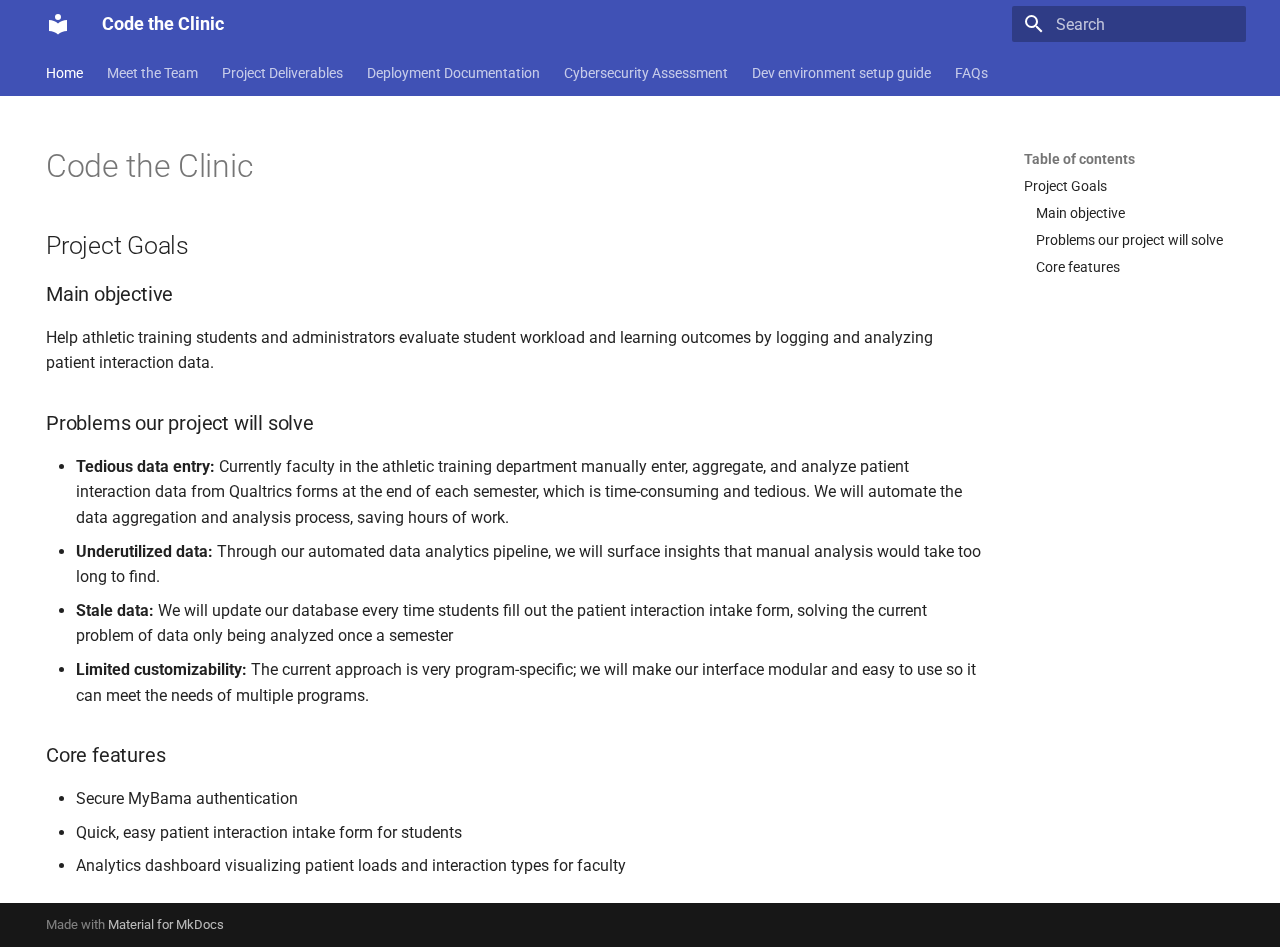
<file: index.html>
<!doctype html>
<html lang="en" class="no-js">
  <head>
    
      <meta charset="utf-8">
      <meta name="viewport" content="width=device-width,initial-scale=1">
      
      
      
      
      
        <link rel="next" href="team/">
      
      
        
      
      
      <link rel="icon" href="assets/images/favicon.png">
      <meta name="generator" content="mkdocs-1.6.1, mkdocs-material-9.7.6">
    
    
      
        <title>Code the Clinic</title>
      
    
    
      <link rel="stylesheet" href="assets/stylesheets/main.484c7ddc.min.css">
      
        
        <link rel="stylesheet" href="assets/stylesheets/palette.ab4e12ef.min.css">
      
      


    
    
      
    
    
      
        
        
        <link rel="preconnect" href="https://fonts.gstatic.com" crossorigin>
        <link rel="stylesheet" href="https://fonts.googleapis.com/css?family=Roboto:300,300i,400,400i,700,700i%7CRoboto+Mono:400,400i,700,700i&display=fallback">
        <style>:root{--md-text-font:"Roboto";--md-code-font:"Roboto Mono"}</style>
      
    
    
      <link rel="stylesheet" href="stylesheets/photos.css">
    
    <script>__md_scope=new URL(".",location),__md_hash=e=>[...e].reduce(((e,_)=>(e<<5)-e+_.charCodeAt(0)),0),__md_get=(e,_=localStorage,t=__md_scope)=>JSON.parse(_.getItem(t.pathname+"."+e)),__md_set=(e,_,t=localStorage,a=__md_scope)=>{try{t.setItem(a.pathname+"."+e,JSON.stringify(_))}catch(e){}}</script>
    
      

    
    
  </head>
  
  
    
    
    
    
    
    <body dir="ltr" data-md-color-scheme="default" data-md-color-primary="indigo" data-md-color-accent="blue">
  
    
    <input class="md-toggle" data-md-toggle="drawer" type="checkbox" id="__drawer" autocomplete="off">
    <input class="md-toggle" data-md-toggle="search" type="checkbox" id="__search" autocomplete="off">
    <label class="md-overlay" for="__drawer"></label>
    <div data-md-component="skip">
      
        
        <a href="#code-the-clinic" class="md-skip">
          Skip to content
        </a>
      
    </div>
    <div data-md-component="announce">
      
    </div>
    
    
      

<header class="md-header" data-md-component="header">
  <nav class="md-header__inner md-grid" aria-label="Header">
    <a href="." title="Code the Clinic" class="md-header__button md-logo" aria-label="Code the Clinic" data-md-component="logo">
      
  
  <svg xmlns="http://www.w3.org/2000/svg" viewBox="0 0 24 24"><path d="M12 8a3 3 0 0 0 3-3 3 3 0 0 0-3-3 3 3 0 0 0-3 3 3 3 0 0 0 3 3m0 3.54C9.64 9.35 6.5 8 3 8v11c3.5 0 6.64 1.35 9 3.54 2.36-2.19 5.5-3.54 9-3.54V8c-3.5 0-6.64 1.35-9 3.54"/></svg>

    </a>
    <label class="md-header__button md-icon" for="__drawer">
      
      <svg xmlns="http://www.w3.org/2000/svg" viewBox="0 0 24 24"><path d="M3 6h18v2H3zm0 5h18v2H3zm0 5h18v2H3z"/></svg>
    </label>
    <div class="md-header__title" data-md-component="header-title">
      <div class="md-header__ellipsis">
        <div class="md-header__topic">
          <span class="md-ellipsis">
            Code the Clinic
          </span>
        </div>
        <div class="md-header__topic" data-md-component="header-topic">
          <span class="md-ellipsis">
            
              Home
            
          </span>
        </div>
      </div>
    </div>
    
      
    
    
    
    
      
      
        <label class="md-header__button md-icon" for="__search">
          
          <svg xmlns="http://www.w3.org/2000/svg" viewBox="0 0 24 24"><path d="M9.5 3A6.5 6.5 0 0 1 16 9.5c0 1.61-.59 3.09-1.56 4.23l.27.27h.79l5 5-1.5 1.5-5-5v-.79l-.27-.27A6.52 6.52 0 0 1 9.5 16 6.5 6.5 0 0 1 3 9.5 6.5 6.5 0 0 1 9.5 3m0 2C7 5 5 7 5 9.5S7 14 9.5 14 14 12 14 9.5 12 5 9.5 5"/></svg>
        </label>
        <div class="md-search" data-md-component="search" role="dialog">
  <label class="md-search__overlay" for="__search"></label>
  <div class="md-search__inner" role="search">
    <form class="md-search__form" name="search">
      <input type="text" class="md-search__input" name="query" aria-label="Search" placeholder="Search" autocapitalize="off" autocorrect="off" autocomplete="off" spellcheck="false" data-md-component="search-query" required>
      <label class="md-search__icon md-icon" for="__search">
        
        <svg xmlns="http://www.w3.org/2000/svg" viewBox="0 0 24 24"><path d="M9.5 3A6.5 6.5 0 0 1 16 9.5c0 1.61-.59 3.09-1.56 4.23l.27.27h.79l5 5-1.5 1.5-5-5v-.79l-.27-.27A6.52 6.52 0 0 1 9.5 16 6.5 6.5 0 0 1 3 9.5 6.5 6.5 0 0 1 9.5 3m0 2C7 5 5 7 5 9.5S7 14 9.5 14 14 12 14 9.5 12 5 9.5 5"/></svg>
        
        <svg xmlns="http://www.w3.org/2000/svg" viewBox="0 0 24 24"><path d="M20 11v2H8l5.5 5.5-1.42 1.42L4.16 12l7.92-7.92L13.5 5.5 8 11z"/></svg>
      </label>
      <nav class="md-search__options" aria-label="Search">
        
        <button type="reset" class="md-search__icon md-icon" title="Clear" aria-label="Clear" tabindex="-1">
          
          <svg xmlns="http://www.w3.org/2000/svg" viewBox="0 0 24 24"><path d="M19 6.41 17.59 5 12 10.59 6.41 5 5 6.41 10.59 12 5 17.59 6.41 19 12 13.41 17.59 19 19 17.59 13.41 12z"/></svg>
        </button>
      </nav>
      
    </form>
    <div class="md-search__output">
      <div class="md-search__scrollwrap" tabindex="0" data-md-scrollfix>
        <div class="md-search-result" data-md-component="search-result">
          <div class="md-search-result__meta">
            Initializing search
          </div>
          <ol class="md-search-result__list" role="presentation"></ol>
        </div>
      </div>
    </div>
  </div>
</div>
      
    
    
  </nav>
  
</header>
    
    <div class="md-container" data-md-component="container">
      
      
        
          
            
<nav class="md-tabs" aria-label="Tabs" data-md-component="tabs">
  <div class="md-grid">
    <ul class="md-tabs__list">
      
        
  
  
  
    
  
  
    <li class="md-tabs__item md-tabs__item--active">
      <a href="." class="md-tabs__link">
        
  
  
    
  
  Home

      </a>
    </li>
  

      
        
  
  
  
  
    <li class="md-tabs__item">
      <a href="team/" class="md-tabs__link">
        
  
  
    
  
  Meet the Team

      </a>
    </li>
  

      
        
  
  
  
  
    <li class="md-tabs__item">
      <a href="deliverables/" class="md-tabs__link">
        
  
  
    
  
  Project Deliverables

      </a>
    </li>
  

      
        
  
  
  
  
    <li class="md-tabs__item">
      <a href="deployment-docs/" class="md-tabs__link">
        
  
  
    
  
  Deployment Documentation

      </a>
    </li>
  

      
        
  
  
  
  
    <li class="md-tabs__item">
      <a href="cyber-assessment/" class="md-tabs__link">
        
  
  
    
  
  Cybersecurity Assessment

      </a>
    </li>
  

      
        
  
  
  
  
    <li class="md-tabs__item">
      <a href="README_copy/" class="md-tabs__link">
        
  
  
    
  
  Dev environment setup guide

      </a>
    </li>
  

      
        
  
  
  
  
    <li class="md-tabs__item">
      <a href="FAQ/" class="md-tabs__link">
        
  
  
    
  
  FAQs

      </a>
    </li>
  

      
    </ul>
  </div>
</nav>
          
        
      
      <main class="md-main" data-md-component="main">
        <div class="md-main__inner md-grid">
          
            
              
                
              
              <div class="md-sidebar md-sidebar--primary" data-md-component="sidebar" data-md-type="navigation" hidden>
                <div class="md-sidebar__scrollwrap">
                  <div class="md-sidebar__inner">
                    


  


<nav class="md-nav md-nav--primary md-nav--lifted" aria-label="Navigation" data-md-level="0">
  <label class="md-nav__title" for="__drawer">
    <a href="." title="Code the Clinic" class="md-nav__button md-logo" aria-label="Code the Clinic" data-md-component="logo">
      
  
  <svg xmlns="http://www.w3.org/2000/svg" viewBox="0 0 24 24"><path d="M12 8a3 3 0 0 0 3-3 3 3 0 0 0-3-3 3 3 0 0 0-3 3 3 3 0 0 0 3 3m0 3.54C9.64 9.35 6.5 8 3 8v11c3.5 0 6.64 1.35 9 3.54 2.36-2.19 5.5-3.54 9-3.54V8c-3.5 0-6.64 1.35-9 3.54"/></svg>

    </a>
    Code the Clinic
  </label>
  
  <ul class="md-nav__list" data-md-scrollfix>
    
      
      
  
  
    
  
  
  
    <li class="md-nav__item md-nav__item--active">
      
      <input class="md-nav__toggle md-toggle" type="checkbox" id="__toc">
      
      
        
      
      
        <label class="md-nav__link md-nav__link--active" for="__toc">
          
  
  
  <span class="md-ellipsis">
    
  
    Home
  

    
  </span>
  
  

          <span class="md-nav__icon md-icon"></span>
        </label>
      
      <a href="." class="md-nav__link md-nav__link--active">
        
  
  
  <span class="md-ellipsis">
    
  
    Home
  

    
  </span>
  
  

      </a>
      
        

<nav class="md-nav md-nav--secondary" aria-label="Table of contents">
  
  
  
    
  
  
    <label class="md-nav__title" for="__toc">
      <span class="md-nav__icon md-icon"></span>
      Table of contents
    </label>
    <ul class="md-nav__list" data-md-component="toc" data-md-scrollfix>
      
        <li class="md-nav__item">
  <a href="#project-goals" class="md-nav__link">
    <span class="md-ellipsis">
      
        Project Goals
      
    </span>
  </a>
  
    <nav class="md-nav" aria-label="Project Goals">
      <ul class="md-nav__list">
        
          <li class="md-nav__item">
  <a href="#main-objective" class="md-nav__link">
    <span class="md-ellipsis">
      
        Main objective
      
    </span>
  </a>
  
</li>
        
          <li class="md-nav__item">
  <a href="#problems-our-project-will-solve" class="md-nav__link">
    <span class="md-ellipsis">
      
        Problems our project will solve
      
    </span>
  </a>
  
</li>
        
          <li class="md-nav__item">
  <a href="#core-features" class="md-nav__link">
    <span class="md-ellipsis">
      
        Core features
      
    </span>
  </a>
  
</li>
        
      </ul>
    </nav>
  
</li>
      
    </ul>
  
</nav>
      
    </li>
  

    
      
      
  
  
  
  
    <li class="md-nav__item">
      <a href="team/" class="md-nav__link">
        
  
  
  <span class="md-ellipsis">
    
  
    Meet the Team
  

    
  </span>
  
  

      </a>
    </li>
  

    
      
      
  
  
  
  
    <li class="md-nav__item">
      <a href="deliverables/" class="md-nav__link">
        
  
  
  <span class="md-ellipsis">
    
  
    Project Deliverables
  

    
  </span>
  
  

      </a>
    </li>
  

    
      
      
  
  
  
  
    <li class="md-nav__item">
      <a href="deployment-docs/" class="md-nav__link">
        
  
  
  <span class="md-ellipsis">
    
  
    Deployment Documentation
  

    
  </span>
  
  

      </a>
    </li>
  

    
      
      
  
  
  
  
    <li class="md-nav__item">
      <a href="cyber-assessment/" class="md-nav__link">
        
  
  
  <span class="md-ellipsis">
    
  
    Cybersecurity Assessment
  

    
  </span>
  
  

      </a>
    </li>
  

    
      
      
  
  
  
  
    <li class="md-nav__item">
      <a href="README_copy/" class="md-nav__link">
        
  
  
  <span class="md-ellipsis">
    
  
    Dev environment setup guide
  

    
  </span>
  
  

      </a>
    </li>
  

    
      
      
  
  
  
  
    <li class="md-nav__item">
      <a href="FAQ/" class="md-nav__link">
        
  
  
  <span class="md-ellipsis">
    
  
    FAQs
  

    
  </span>
  
  

      </a>
    </li>
  

    
  </ul>
</nav>
                  </div>
                </div>
              </div>
            
            
              
                
              
              <div class="md-sidebar md-sidebar--secondary" data-md-component="sidebar" data-md-type="toc" >
                <div class="md-sidebar__scrollwrap">
                  <div class="md-sidebar__inner">
                    

<nav class="md-nav md-nav--secondary" aria-label="Table of contents">
  
  
  
    
  
  
    <label class="md-nav__title" for="__toc">
      <span class="md-nav__icon md-icon"></span>
      Table of contents
    </label>
    <ul class="md-nav__list" data-md-component="toc" data-md-scrollfix>
      
        <li class="md-nav__item">
  <a href="#project-goals" class="md-nav__link">
    <span class="md-ellipsis">
      
        Project Goals
      
    </span>
  </a>
  
    <nav class="md-nav" aria-label="Project Goals">
      <ul class="md-nav__list">
        
          <li class="md-nav__item">
  <a href="#main-objective" class="md-nav__link">
    <span class="md-ellipsis">
      
        Main objective
      
    </span>
  </a>
  
</li>
        
          <li class="md-nav__item">
  <a href="#problems-our-project-will-solve" class="md-nav__link">
    <span class="md-ellipsis">
      
        Problems our project will solve
      
    </span>
  </a>
  
</li>
        
          <li class="md-nav__item">
  <a href="#core-features" class="md-nav__link">
    <span class="md-ellipsis">
      
        Core features
      
    </span>
  </a>
  
</li>
        
      </ul>
    </nav>
  
</li>
      
    </ul>
  
</nav>
                  </div>
                </div>
              </div>
            
          
          
            <div class="md-content" data-md-component="content">
              
              <article class="md-content__inner md-typeset">
                
                  
  




<h1 id="code-the-clinic">Code the Clinic</h1>
<h2 id="project-goals">Project Goals</h2>
<h3 id="main-objective">Main objective</h3>
<p>Help athletic training students and administrators evaluate student workload and learning outcomes by logging and analyzing patient interaction data.​</p>
<h3 id="problems-our-project-will-solve">Problems our project will solve</h3>
<ul>
<li><strong>Tedious data entry:</strong> Currently faculty in the athletic training department manually enter, aggregate, and analyze patient interaction data from Qualtrics forms at the end of each semester, which is time-consuming and tedious. We will automate the data aggregation and analysis process, saving hours of work.</li>
<li><strong>Underutilized data:</strong> Through our automated data analytics pipeline, we will surface insights that manual analysis would take too long to find.</li>
<li><strong>Stale data:</strong> We will update our database every time students fill out the patient interaction intake form, solving the current problem of data only being analyzed once a semester</li>
<li><strong>Limited customizability:</strong> The current approach is very program-specific; we will make our interface modular and easy to use so it can meet the needs of multiple programs.</li>
</ul>
<h3 id="core-features">Core features</h3>
<ul>
<li>Secure MyBama authentication</li>
<li>Quick, easy patient interaction intake form for students</li>
<li>Analytics dashboard visualizing patient loads and interaction types for faculty</li>
</ul>







  
  




  



                
              </article>
            </div>
          
          
<script>var target=document.getElementById(location.hash.slice(1));target&&target.name&&(target.checked=target.name.startsWith("__tabbed_"))</script>
        </div>
        
      </main>
      
        <footer class="md-footer">
  
  <div class="md-footer-meta md-typeset">
    <div class="md-footer-meta__inner md-grid">
      <div class="md-copyright">
  
  
    Made with
    <a href="https://squidfunk.github.io/mkdocs-material/" target="_blank" rel="noopener">
      Material for MkDocs
    </a>
  
</div>
      
    </div>
  </div>
</footer>
      
    </div>
    <div class="md-dialog" data-md-component="dialog">
      <div class="md-dialog__inner md-typeset"></div>
    </div>
    
    
    
      
      
      <script id="__config" type="application/json">{"annotate": null, "base": ".", "features": ["navigation.tabs", "navigation.sections"], "search": "assets/javascripts/workers/search.2c215733.min.js", "tags": null, "translations": {"clipboard.copied": "Copied to clipboard", "clipboard.copy": "Copy to clipboard", "search.result.more.one": "1 more on this page", "search.result.more.other": "# more on this page", "search.result.none": "No matching documents", "search.result.one": "1 matching document", "search.result.other": "# matching documents", "search.result.placeholder": "Type to start searching", "search.result.term.missing": "Missing", "select.version": "Select version"}, "version": null}</script>
    
    
      <script src="assets/javascripts/bundle.79ae519e.min.js"></script>
      
    
  </body>
</html>
</file>
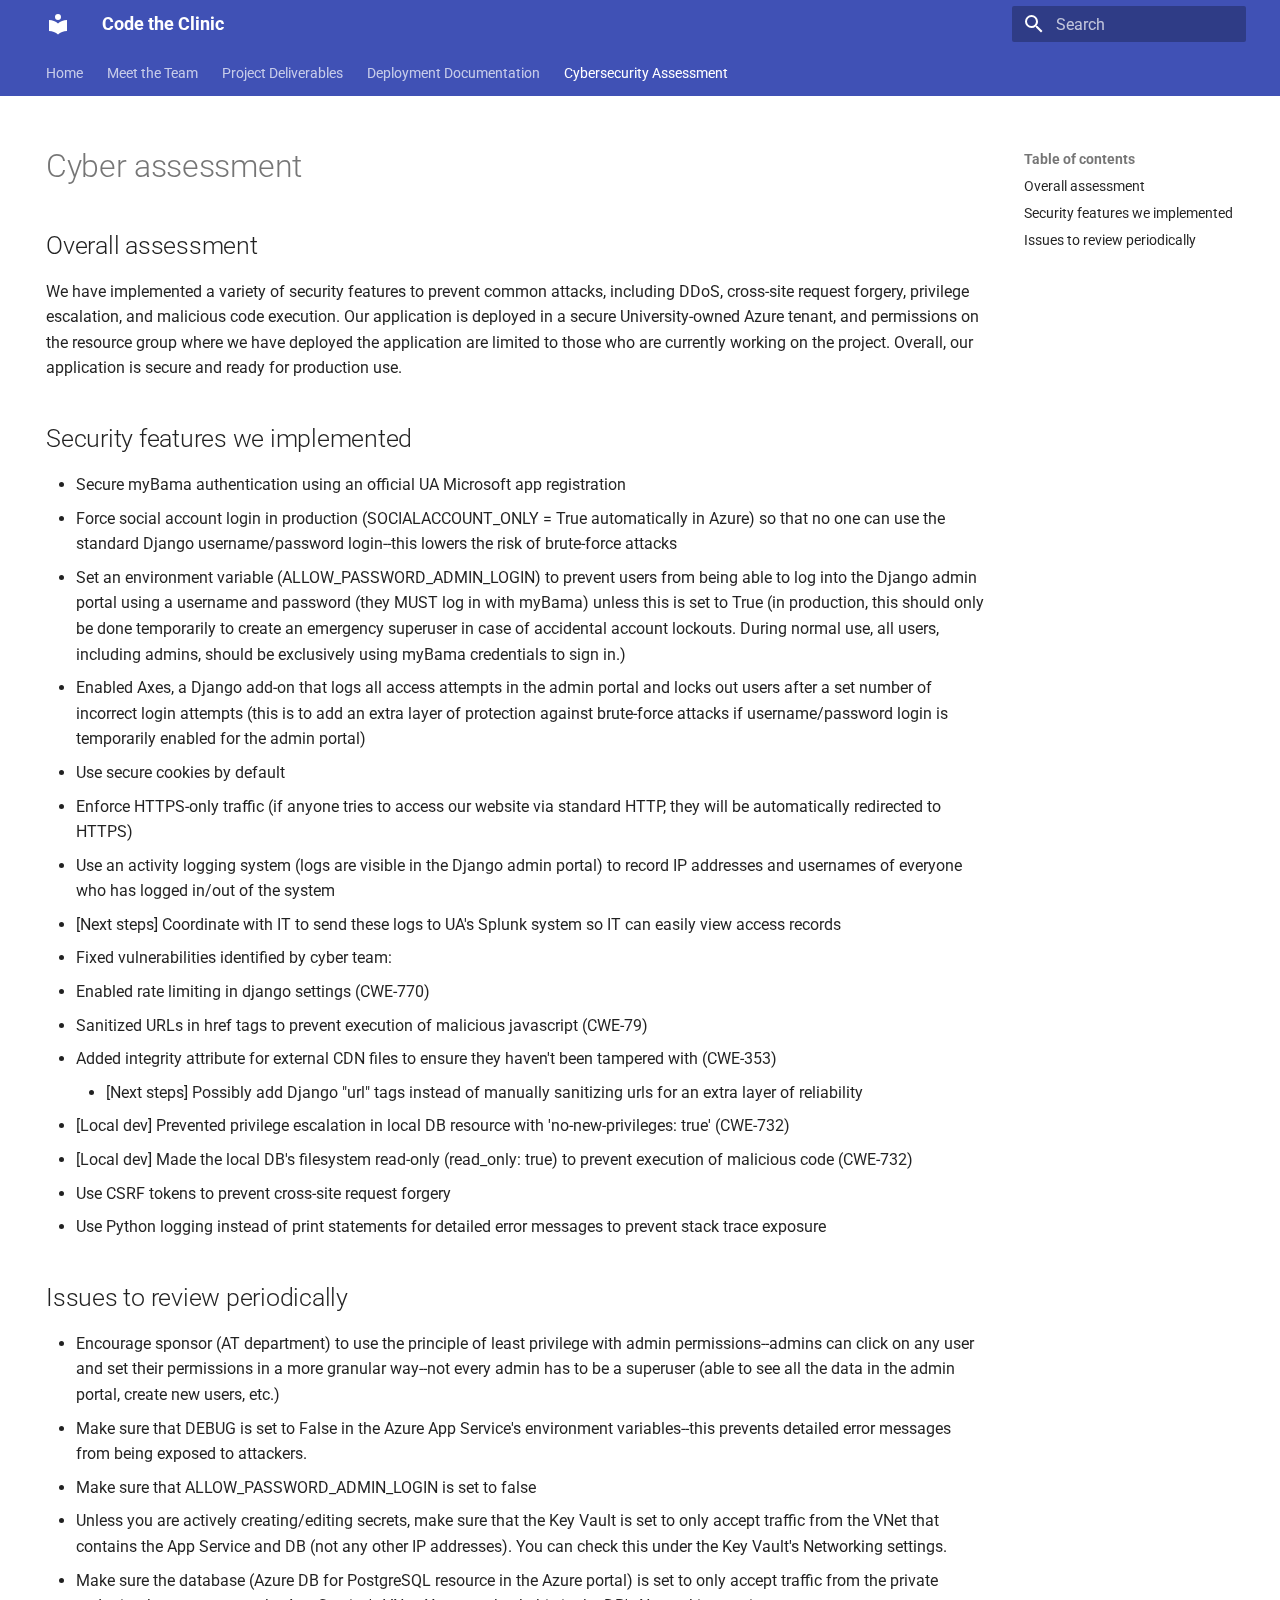
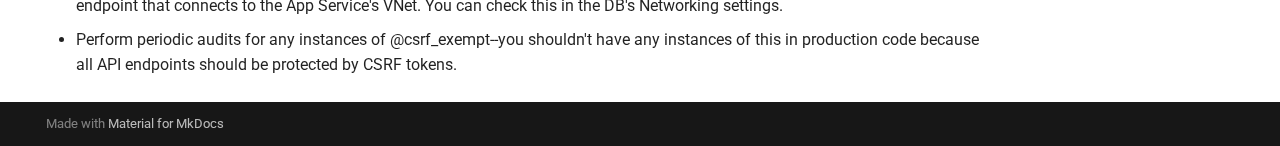
<file: cyber-assessment/index.html>
<!doctype html>
<html lang="en" class="no-js">
  <head>
    
      <meta charset="utf-8">
      <meta name="viewport" content="width=device-width,initial-scale=1">
      
      
      
      
        <link rel="prev" href="../deployment-docs/">
      
      
      
        
      
      
      <link rel="icon" href="../assets/images/favicon.png">
      <meta name="generator" content="mkdocs-1.6.1, mkdocs-material-9.7.6">
    
    
      
        <title>Cybersecurity Assessment - Code the Clinic</title>
      
    
    
      <link rel="stylesheet" href="../assets/stylesheets/main.484c7ddc.min.css">
      
        
        <link rel="stylesheet" href="../assets/stylesheets/palette.ab4e12ef.min.css">
      
      


    
    
      
    
    
      
        
        
        <link rel="preconnect" href="https://fonts.gstatic.com" crossorigin>
        <link rel="stylesheet" href="https://fonts.googleapis.com/css?family=Roboto:300,300i,400,400i,700,700i%7CRoboto+Mono:400,400i,700,700i&display=fallback">
        <style>:root{--md-text-font:"Roboto";--md-code-font:"Roboto Mono"}</style>
      
    
    
      <link rel="stylesheet" href="../stylesheets/photos.css">
    
    <script>__md_scope=new URL("..",location),__md_hash=e=>[...e].reduce(((e,_)=>(e<<5)-e+_.charCodeAt(0)),0),__md_get=(e,_=localStorage,t=__md_scope)=>JSON.parse(_.getItem(t.pathname+"."+e)),__md_set=(e,_,t=localStorage,a=__md_scope)=>{try{t.setItem(a.pathname+"."+e,JSON.stringify(_))}catch(e){}}</script>
    
      

    
    
  </head>
  
  
    
    
    
    
    
    <body dir="ltr" data-md-color-scheme="default" data-md-color-primary="indigo" data-md-color-accent="blue">
  
    
    <input class="md-toggle" data-md-toggle="drawer" type="checkbox" id="__drawer" autocomplete="off">
    <input class="md-toggle" data-md-toggle="search" type="checkbox" id="__search" autocomplete="off">
    <label class="md-overlay" for="__drawer"></label>
    <div data-md-component="skip">
      
        
        <a href="#cyber-assessment" class="md-skip">
          Skip to content
        </a>
      
    </div>
    <div data-md-component="announce">
      
    </div>
    
    
      

<header class="md-header" data-md-component="header">
  <nav class="md-header__inner md-grid" aria-label="Header">
    <a href=".." title="Code the Clinic" class="md-header__button md-logo" aria-label="Code the Clinic" data-md-component="logo">
      
  
  <svg xmlns="http://www.w3.org/2000/svg" viewBox="0 0 24 24"><path d="M12 8a3 3 0 0 0 3-3 3 3 0 0 0-3-3 3 3 0 0 0-3 3 3 3 0 0 0 3 3m0 3.54C9.64 9.35 6.5 8 3 8v11c3.5 0 6.64 1.35 9 3.54 2.36-2.19 5.5-3.54 9-3.54V8c-3.5 0-6.64 1.35-9 3.54"/></svg>

    </a>
    <label class="md-header__button md-icon" for="__drawer">
      
      <svg xmlns="http://www.w3.org/2000/svg" viewBox="0 0 24 24"><path d="M3 6h18v2H3zm0 5h18v2H3zm0 5h18v2H3z"/></svg>
    </label>
    <div class="md-header__title" data-md-component="header-title">
      <div class="md-header__ellipsis">
        <div class="md-header__topic">
          <span class="md-ellipsis">
            Code the Clinic
          </span>
        </div>
        <div class="md-header__topic" data-md-component="header-topic">
          <span class="md-ellipsis">
            
              Cybersecurity Assessment
            
          </span>
        </div>
      </div>
    </div>
    
      
    
    
    
    
      
      
        <label class="md-header__button md-icon" for="__search">
          
          <svg xmlns="http://www.w3.org/2000/svg" viewBox="0 0 24 24"><path d="M9.5 3A6.5 6.5 0 0 1 16 9.5c0 1.61-.59 3.09-1.56 4.23l.27.27h.79l5 5-1.5 1.5-5-5v-.79l-.27-.27A6.52 6.52 0 0 1 9.5 16 6.5 6.5 0 0 1 3 9.5 6.5 6.5 0 0 1 9.5 3m0 2C7 5 5 7 5 9.5S7 14 9.5 14 14 12 14 9.5 12 5 9.5 5"/></svg>
        </label>
        <div class="md-search" data-md-component="search" role="dialog">
  <label class="md-search__overlay" for="__search"></label>
  <div class="md-search__inner" role="search">
    <form class="md-search__form" name="search">
      <input type="text" class="md-search__input" name="query" aria-label="Search" placeholder="Search" autocapitalize="off" autocorrect="off" autocomplete="off" spellcheck="false" data-md-component="search-query" required>
      <label class="md-search__icon md-icon" for="__search">
        
        <svg xmlns="http://www.w3.org/2000/svg" viewBox="0 0 24 24"><path d="M9.5 3A6.5 6.5 0 0 1 16 9.5c0 1.61-.59 3.09-1.56 4.23l.27.27h.79l5 5-1.5 1.5-5-5v-.79l-.27-.27A6.52 6.52 0 0 1 9.5 16 6.5 6.5 0 0 1 3 9.5 6.5 6.5 0 0 1 9.5 3m0 2C7 5 5 7 5 9.5S7 14 9.5 14 14 12 14 9.5 12 5 9.5 5"/></svg>
        
        <svg xmlns="http://www.w3.org/2000/svg" viewBox="0 0 24 24"><path d="M20 11v2H8l5.5 5.5-1.42 1.42L4.16 12l7.92-7.92L13.5 5.5 8 11z"/></svg>
      </label>
      <nav class="md-search__options" aria-label="Search">
        
        <button type="reset" class="md-search__icon md-icon" title="Clear" aria-label="Clear" tabindex="-1">
          
          <svg xmlns="http://www.w3.org/2000/svg" viewBox="0 0 24 24"><path d="M19 6.41 17.59 5 12 10.59 6.41 5 5 6.41 10.59 12 5 17.59 6.41 19 12 13.41 17.59 19 19 17.59 13.41 12z"/></svg>
        </button>
      </nav>
      
    </form>
    <div class="md-search__output">
      <div class="md-search__scrollwrap" tabindex="0" data-md-scrollfix>
        <div class="md-search-result" data-md-component="search-result">
          <div class="md-search-result__meta">
            Initializing search
          </div>
          <ol class="md-search-result__list" role="presentation"></ol>
        </div>
      </div>
    </div>
  </div>
</div>
      
    
    
  </nav>
  
</header>
    
    <div class="md-container" data-md-component="container">
      
      
        
          
            
<nav class="md-tabs" aria-label="Tabs" data-md-component="tabs">
  <div class="md-grid">
    <ul class="md-tabs__list">
      
        
  
  
  
  
    <li class="md-tabs__item">
      <a href=".." class="md-tabs__link">
        
  
  
    
  
  Home

      </a>
    </li>
  

      
        
  
  
  
  
    <li class="md-tabs__item">
      <a href="../team/" class="md-tabs__link">
        
  
  
    
  
  Meet the Team

      </a>
    </li>
  

      
        
  
  
  
  
    <li class="md-tabs__item">
      <a href="../deliverables/" class="md-tabs__link">
        
  
  
    
  
  Project Deliverables

      </a>
    </li>
  

      
        
  
  
  
  
    <li class="md-tabs__item">
      <a href="../deployment-docs/" class="md-tabs__link">
        
  
  
    
  
  Deployment Documentation

      </a>
    </li>
  

      
        
  
  
  
    
  
  
    <li class="md-tabs__item md-tabs__item--active">
      <a href="./" class="md-tabs__link">
        
  
  
    
  
  Cybersecurity Assessment

      </a>
    </li>
  

      
    </ul>
  </div>
</nav>
          
        
      
      <main class="md-main" data-md-component="main">
        <div class="md-main__inner md-grid">
          
            
              
                
              
              <div class="md-sidebar md-sidebar--primary" data-md-component="sidebar" data-md-type="navigation" hidden>
                <div class="md-sidebar__scrollwrap">
                  <div class="md-sidebar__inner">
                    


  


<nav class="md-nav md-nav--primary md-nav--lifted" aria-label="Navigation" data-md-level="0">
  <label class="md-nav__title" for="__drawer">
    <a href=".." title="Code the Clinic" class="md-nav__button md-logo" aria-label="Code the Clinic" data-md-component="logo">
      
  
  <svg xmlns="http://www.w3.org/2000/svg" viewBox="0 0 24 24"><path d="M12 8a3 3 0 0 0 3-3 3 3 0 0 0-3-3 3 3 0 0 0-3 3 3 3 0 0 0 3 3m0 3.54C9.64 9.35 6.5 8 3 8v11c3.5 0 6.64 1.35 9 3.54 2.36-2.19 5.5-3.54 9-3.54V8c-3.5 0-6.64 1.35-9 3.54"/></svg>

    </a>
    Code the Clinic
  </label>
  
  <ul class="md-nav__list" data-md-scrollfix>
    
      
      
  
  
  
  
    <li class="md-nav__item">
      <a href=".." class="md-nav__link">
        
  
  
  <span class="md-ellipsis">
    
  
    Home
  

    
  </span>
  
  

      </a>
    </li>
  

    
      
      
  
  
  
  
    <li class="md-nav__item">
      <a href="../team/" class="md-nav__link">
        
  
  
  <span class="md-ellipsis">
    
  
    Meet the Team
  

    
  </span>
  
  

      </a>
    </li>
  

    
      
      
  
  
  
  
    <li class="md-nav__item">
      <a href="../deliverables/" class="md-nav__link">
        
  
  
  <span class="md-ellipsis">
    
  
    Project Deliverables
  

    
  </span>
  
  

      </a>
    </li>
  

    
      
      
  
  
  
  
    <li class="md-nav__item">
      <a href="../deployment-docs/" class="md-nav__link">
        
  
  
  <span class="md-ellipsis">
    
  
    Deployment Documentation
  

    
  </span>
  
  

      </a>
    </li>
  

    
      
      
  
  
    
  
  
  
    <li class="md-nav__item md-nav__item--active">
      
      <input class="md-nav__toggle md-toggle" type="checkbox" id="__toc">
      
      
        
      
      
        <label class="md-nav__link md-nav__link--active" for="__toc">
          
  
  
  <span class="md-ellipsis">
    
  
    Cybersecurity Assessment
  

    
  </span>
  
  

          <span class="md-nav__icon md-icon"></span>
        </label>
      
      <a href="./" class="md-nav__link md-nav__link--active">
        
  
  
  <span class="md-ellipsis">
    
  
    Cybersecurity Assessment
  

    
  </span>
  
  

      </a>
      
        

<nav class="md-nav md-nav--secondary" aria-label="Table of contents">
  
  
  
    
  
  
    <label class="md-nav__title" for="__toc">
      <span class="md-nav__icon md-icon"></span>
      Table of contents
    </label>
    <ul class="md-nav__list" data-md-component="toc" data-md-scrollfix>
      
        <li class="md-nav__item">
  <a href="#overall-assessment" class="md-nav__link">
    <span class="md-ellipsis">
      
        Overall assessment
      
    </span>
  </a>
  
</li>
      
        <li class="md-nav__item">
  <a href="#security-features-we-implemented" class="md-nav__link">
    <span class="md-ellipsis">
      
        Security features we implemented
      
    </span>
  </a>
  
</li>
      
        <li class="md-nav__item">
  <a href="#issues-to-review-periodically" class="md-nav__link">
    <span class="md-ellipsis">
      
        Issues to review periodically
      
    </span>
  </a>
  
</li>
      
    </ul>
  
</nav>
      
    </li>
  

    
  </ul>
</nav>
                  </div>
                </div>
              </div>
            
            
              
                
              
              <div class="md-sidebar md-sidebar--secondary" data-md-component="sidebar" data-md-type="toc" >
                <div class="md-sidebar__scrollwrap">
                  <div class="md-sidebar__inner">
                    

<nav class="md-nav md-nav--secondary" aria-label="Table of contents">
  
  
  
    
  
  
    <label class="md-nav__title" for="__toc">
      <span class="md-nav__icon md-icon"></span>
      Table of contents
    </label>
    <ul class="md-nav__list" data-md-component="toc" data-md-scrollfix>
      
        <li class="md-nav__item">
  <a href="#overall-assessment" class="md-nav__link">
    <span class="md-ellipsis">
      
        Overall assessment
      
    </span>
  </a>
  
</li>
      
        <li class="md-nav__item">
  <a href="#security-features-we-implemented" class="md-nav__link">
    <span class="md-ellipsis">
      
        Security features we implemented
      
    </span>
  </a>
  
</li>
      
        <li class="md-nav__item">
  <a href="#issues-to-review-periodically" class="md-nav__link">
    <span class="md-ellipsis">
      
        Issues to review periodically
      
    </span>
  </a>
  
</li>
      
    </ul>
  
</nav>
                  </div>
                </div>
              </div>
            
          
          
            <div class="md-content" data-md-component="content">
              
              <article class="md-content__inner md-typeset">
                
                  
  




<h1 id="cyber-assessment">Cyber assessment</h1>
<h2 id="overall-assessment">Overall assessment</h2>
<p>We have implemented a variety of security features to prevent common attacks, including DDoS, cross-site request forgery, privilege escalation, and malicious code execution. Our application is deployed in a secure University-owned Azure tenant, and permissions on the resource group where we have deployed the application are limited to those who are currently working on the project. Overall, our application is secure and ready for production use.</p>
<h2 id="security-features-we-implemented">Security features we implemented</h2>
<ul>
<li>Secure myBama authentication using an official UA Microsoft app registration</li>
<li>Force social account login in production (SOCIALACCOUNT_ONLY = True automatically in Azure) so that no one can use the standard Django username/password login--this lowers the risk of brute-force attacks</li>
<li>Set an environment variable (ALLOW_PASSWORD_ADMIN_LOGIN) to prevent users from being able to log into the Django admin portal using a username and password (they MUST log in with myBama) unless this is set to True (in production, this should only be done temporarily to create an emergency superuser in case of accidental account lockouts. During normal use, all users, including admins, should be exclusively using myBama credentials to sign in.)</li>
<li>Enabled Axes, a Django add-on that logs all access attempts in the admin portal and locks out users after a set number of incorrect login attempts (this is to add an extra layer of protection against brute-force attacks if username/password login is temporarily enabled for the admin portal)</li>
<li>Use secure cookies by default</li>
<li>Enforce HTTPS-only traffic (if anyone tries to access our website via standard HTTP, they will be automatically redirected to HTTPS)</li>
<li>Use an activity logging system (logs are visible in the Django admin portal) to record IP addresses and usernames of everyone who has logged in/out of the system</li>
<li>[Next steps] Coordinate with IT to send these logs to UA's Splunk system so IT can easily view access records</li>
<li>Fixed vulnerabilities identified by cyber team:</li>
<li>Enabled rate limiting in django settings (CWE-770)</li>
<li>Sanitized URLs in href tags to prevent execution of malicious javascript (CWE-79)</li>
<li>Added integrity attribute for external CDN files to ensure they haven't been tampered with (CWE-353)<ul>
<li>[Next steps] Possibly add Django "url" tags instead of manually sanitizing   urls for an extra layer of reliability</li>
</ul>
</li>
<li>[Local dev] Prevented privilege escalation in local DB resource with 'no-new-privileges: true' (CWE-732)</li>
<li>[Local dev] Made the local DB's filesystem read-only (read_only: true) to prevent execution of malicious code (CWE-732)</li>
<li>Use CSRF tokens to prevent cross-site request forgery</li>
<li>Use Python logging instead of print statements for detailed error messages to prevent stack trace exposure</li>
</ul>
<h2 id="issues-to-review-periodically">Issues to review periodically</h2>
<ul>
<li>Encourage sponsor (AT department) to use the principle of least privilege with admin permissions--admins can click on any user and set their permissions in a more granular way--not every admin has to be a superuser (able to see all the data in the admin portal, create new users, etc.)</li>
<li>Make sure that DEBUG is set to False in the Azure App Service's environment variables--this prevents detailed error messages from being exposed to attackers.</li>
<li>Make sure that ALLOW_PASSWORD_ADMIN_LOGIN is set to false</li>
<li>Unless you are actively creating/editing secrets, make sure that the Key Vault is set to only accept traffic from the VNet that contains the App Service and DB (not any other IP addresses). You can check this under the Key Vault's Networking settings.</li>
<li>Make sure the database (Azure DB for PostgreSQL resource in the Azure portal) is set to only accept traffic from the private endpoint that connects to the App Service's VNet. You can check this in the DB's Networking settings.</li>
<li>Perform periodic audits for any instances of @csrf_exempt--you shouldn't have any instances of this in production code because all API endpoints should be protected by CSRF tokens.</li>
</ul>







  
  




  



                
              </article>
            </div>
          
          
<script>var target=document.getElementById(location.hash.slice(1));target&&target.name&&(target.checked=target.name.startsWith("__tabbed_"))</script>
        </div>
        
      </main>
      
        <footer class="md-footer">
  
  <div class="md-footer-meta md-typeset">
    <div class="md-footer-meta__inner md-grid">
      <div class="md-copyright">
  
  
    Made with
    <a href="https://squidfunk.github.io/mkdocs-material/" target="_blank" rel="noopener">
      Material for MkDocs
    </a>
  
</div>
      
    </div>
  </div>
</footer>
      
    </div>
    <div class="md-dialog" data-md-component="dialog">
      <div class="md-dialog__inner md-typeset"></div>
    </div>
    
    
    
      
      
      <script id="__config" type="application/json">{"annotate": null, "base": "..", "features": ["navigation.tabs", "navigation.sections"], "search": "../assets/javascripts/workers/search.2c215733.min.js", "tags": null, "translations": {"clipboard.copied": "Copied to clipboard", "clipboard.copy": "Copy to clipboard", "search.result.more.one": "1 more on this page", "search.result.more.other": "# more on this page", "search.result.none": "No matching documents", "search.result.one": "1 matching document", "search.result.other": "# matching documents", "search.result.placeholder": "Type to start searching", "search.result.term.missing": "Missing", "select.version": "Select version"}, "version": null}</script>
    
    
      <script src="../assets/javascripts/bundle.79ae519e.min.js"></script>
      
    
  </body>
</html>
</file>
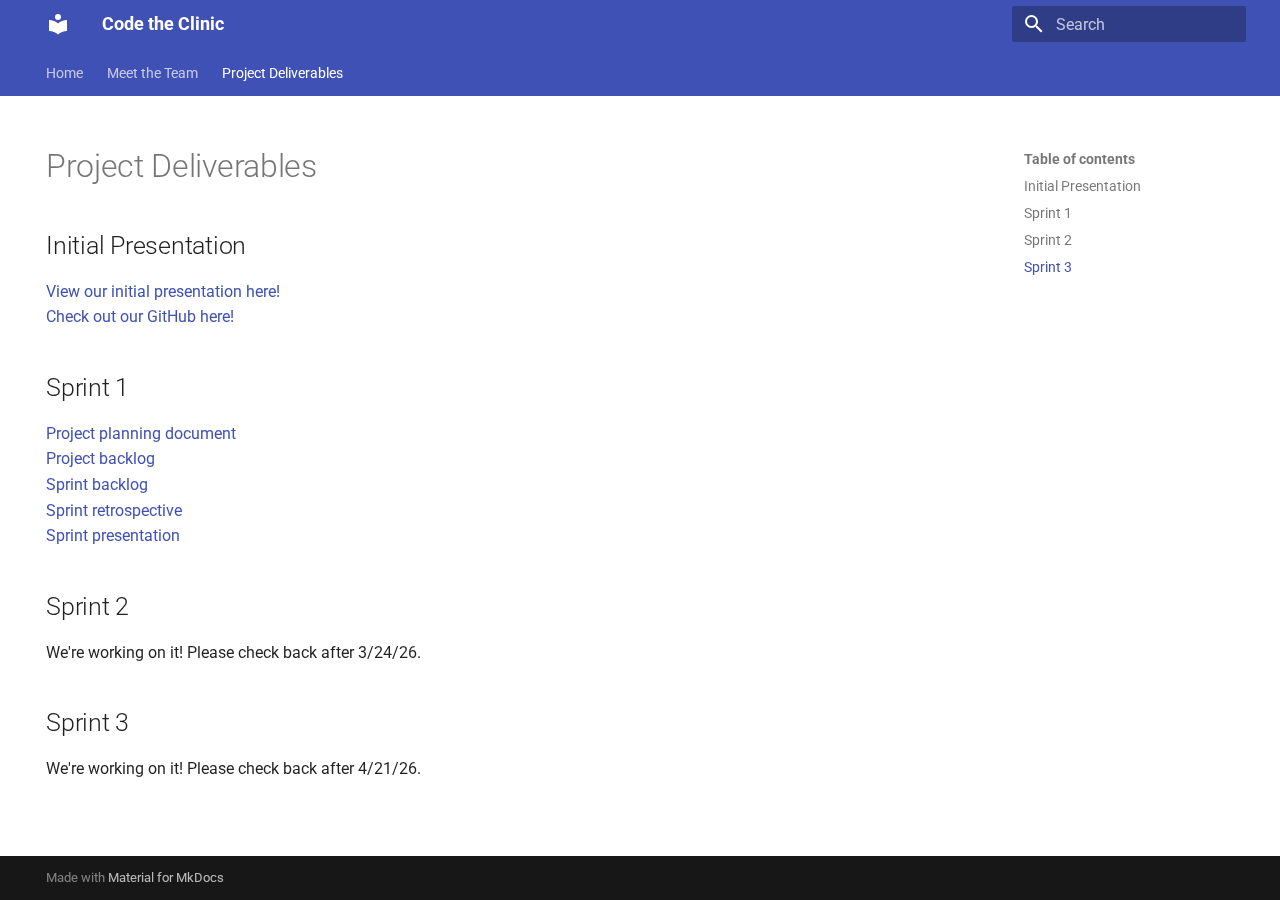
<file: deliverables/index.html>
<!doctype html>
<html lang="en" class="no-js">
  <head>
    
      <meta charset="utf-8">
      <meta name="viewport" content="width=device-width,initial-scale=1">
      
      
      
      
        <link rel="prev" href="../team/">
      
      
      
        
      
      
      <link rel="icon" href="../assets/images/favicon.png">
      <meta name="generator" content="mkdocs-1.6.1, mkdocs-material-9.7.2">
    
    
      
        <title>Project Deliverables - Code the Clinic</title>
      
    
    
      <link rel="stylesheet" href="../assets/stylesheets/main.484c7ddc.min.css">
      
        
        <link rel="stylesheet" href="../assets/stylesheets/palette.ab4e12ef.min.css">
      
      


    
    
      
    
    
      
        
        
        <link rel="preconnect" href="https://fonts.gstatic.com" crossorigin>
        <link rel="stylesheet" href="https://fonts.googleapis.com/css?family=Roboto:300,300i,400,400i,700,700i%7CRoboto+Mono:400,400i,700,700i&display=fallback">
        <style>:root{--md-text-font:"Roboto";--md-code-font:"Roboto Mono"}</style>
      
    
    
      <link rel="stylesheet" href="../stylesheets/photos.css">
    
    <script>__md_scope=new URL("..",location),__md_hash=e=>[...e].reduce(((e,_)=>(e<<5)-e+_.charCodeAt(0)),0),__md_get=(e,_=localStorage,t=__md_scope)=>JSON.parse(_.getItem(t.pathname+"."+e)),__md_set=(e,_,t=localStorage,a=__md_scope)=>{try{t.setItem(a.pathname+"."+e,JSON.stringify(_))}catch(e){}}</script>
    
      

    
    
  </head>
  
  
    
    
    
    
    
    <body dir="ltr" data-md-color-scheme="default" data-md-color-primary="indigo" data-md-color-accent="blue">
  
    
    <input class="md-toggle" data-md-toggle="drawer" type="checkbox" id="__drawer" autocomplete="off">
    <input class="md-toggle" data-md-toggle="search" type="checkbox" id="__search" autocomplete="off">
    <label class="md-overlay" for="__drawer"></label>
    <div data-md-component="skip">
      
        
        <a href="#project-deliverables" class="md-skip">
          Skip to content
        </a>
      
    </div>
    <div data-md-component="announce">
      
    </div>
    
    
      

<header class="md-header" data-md-component="header">
  <nav class="md-header__inner md-grid" aria-label="Header">
    <a href=".." title="Code the Clinic" class="md-header__button md-logo" aria-label="Code the Clinic" data-md-component="logo">
      
  
  <svg xmlns="http://www.w3.org/2000/svg" viewBox="0 0 24 24"><path d="M12 8a3 3 0 0 0 3-3 3 3 0 0 0-3-3 3 3 0 0 0-3 3 3 3 0 0 0 3 3m0 3.54C9.64 9.35 6.5 8 3 8v11c3.5 0 6.64 1.35 9 3.54 2.36-2.19 5.5-3.54 9-3.54V8c-3.5 0-6.64 1.35-9 3.54"/></svg>

    </a>
    <label class="md-header__button md-icon" for="__drawer">
      
      <svg xmlns="http://www.w3.org/2000/svg" viewBox="0 0 24 24"><path d="M3 6h18v2H3zm0 5h18v2H3zm0 5h18v2H3z"/></svg>
    </label>
    <div class="md-header__title" data-md-component="header-title">
      <div class="md-header__ellipsis">
        <div class="md-header__topic">
          <span class="md-ellipsis">
            Code the Clinic
          </span>
        </div>
        <div class="md-header__topic" data-md-component="header-topic">
          <span class="md-ellipsis">
            
              Project Deliverables
            
          </span>
        </div>
      </div>
    </div>
    
      
    
    
    
    
      
      
        <label class="md-header__button md-icon" for="__search">
          
          <svg xmlns="http://www.w3.org/2000/svg" viewBox="0 0 24 24"><path d="M9.5 3A6.5 6.5 0 0 1 16 9.5c0 1.61-.59 3.09-1.56 4.23l.27.27h.79l5 5-1.5 1.5-5-5v-.79l-.27-.27A6.52 6.52 0 0 1 9.5 16 6.5 6.5 0 0 1 3 9.5 6.5 6.5 0 0 1 9.5 3m0 2C7 5 5 7 5 9.5S7 14 9.5 14 14 12 14 9.5 12 5 9.5 5"/></svg>
        </label>
        <div class="md-search" data-md-component="search" role="dialog">
  <label class="md-search__overlay" for="__search"></label>
  <div class="md-search__inner" role="search">
    <form class="md-search__form" name="search">
      <input type="text" class="md-search__input" name="query" aria-label="Search" placeholder="Search" autocapitalize="off" autocorrect="off" autocomplete="off" spellcheck="false" data-md-component="search-query" required>
      <label class="md-search__icon md-icon" for="__search">
        
        <svg xmlns="http://www.w3.org/2000/svg" viewBox="0 0 24 24"><path d="M9.5 3A6.5 6.5 0 0 1 16 9.5c0 1.61-.59 3.09-1.56 4.23l.27.27h.79l5 5-1.5 1.5-5-5v-.79l-.27-.27A6.52 6.52 0 0 1 9.5 16 6.5 6.5 0 0 1 3 9.5 6.5 6.5 0 0 1 9.5 3m0 2C7 5 5 7 5 9.5S7 14 9.5 14 14 12 14 9.5 12 5 9.5 5"/></svg>
        
        <svg xmlns="http://www.w3.org/2000/svg" viewBox="0 0 24 24"><path d="M20 11v2H8l5.5 5.5-1.42 1.42L4.16 12l7.92-7.92L13.5 5.5 8 11z"/></svg>
      </label>
      <nav class="md-search__options" aria-label="Search">
        
        <button type="reset" class="md-search__icon md-icon" title="Clear" aria-label="Clear" tabindex="-1">
          
          <svg xmlns="http://www.w3.org/2000/svg" viewBox="0 0 24 24"><path d="M19 6.41 17.59 5 12 10.59 6.41 5 5 6.41 10.59 12 5 17.59 6.41 19 12 13.41 17.59 19 19 17.59 13.41 12z"/></svg>
        </button>
      </nav>
      
    </form>
    <div class="md-search__output">
      <div class="md-search__scrollwrap" tabindex="0" data-md-scrollfix>
        <div class="md-search-result" data-md-component="search-result">
          <div class="md-search-result__meta">
            Initializing search
          </div>
          <ol class="md-search-result__list" role="presentation"></ol>
        </div>
      </div>
    </div>
  </div>
</div>
      
    
    
  </nav>
  
</header>
    
    <div class="md-container" data-md-component="container">
      
      
        
          
            
<nav class="md-tabs" aria-label="Tabs" data-md-component="tabs">
  <div class="md-grid">
    <ul class="md-tabs__list">
      
        
  
  
  
  
    <li class="md-tabs__item">
      <a href=".." class="md-tabs__link">
        
  
  
    
  
  Home

      </a>
    </li>
  

      
        
  
  
  
  
    <li class="md-tabs__item">
      <a href="../team/" class="md-tabs__link">
        
  
  
    
  
  Meet the Team

      </a>
    </li>
  

      
        
  
  
  
    
  
  
    <li class="md-tabs__item md-tabs__item--active">
      <a href="./" class="md-tabs__link">
        
  
  
    
  
  Project Deliverables

      </a>
    </li>
  

      
    </ul>
  </div>
</nav>
          
        
      
      <main class="md-main" data-md-component="main">
        <div class="md-main__inner md-grid">
          
            
              
                
              
              <div class="md-sidebar md-sidebar--primary" data-md-component="sidebar" data-md-type="navigation" hidden>
                <div class="md-sidebar__scrollwrap">
                  <div class="md-sidebar__inner">
                    


  


<nav class="md-nav md-nav--primary md-nav--lifted" aria-label="Navigation" data-md-level="0">
  <label class="md-nav__title" for="__drawer">
    <a href=".." title="Code the Clinic" class="md-nav__button md-logo" aria-label="Code the Clinic" data-md-component="logo">
      
  
  <svg xmlns="http://www.w3.org/2000/svg" viewBox="0 0 24 24"><path d="M12 8a3 3 0 0 0 3-3 3 3 0 0 0-3-3 3 3 0 0 0-3 3 3 3 0 0 0 3 3m0 3.54C9.64 9.35 6.5 8 3 8v11c3.5 0 6.64 1.35 9 3.54 2.36-2.19 5.5-3.54 9-3.54V8c-3.5 0-6.64 1.35-9 3.54"/></svg>

    </a>
    Code the Clinic
  </label>
  
  <ul class="md-nav__list" data-md-scrollfix>
    
      
      
  
  
  
  
    <li class="md-nav__item">
      <a href=".." class="md-nav__link">
        
  
  
  <span class="md-ellipsis">
    
  
    Home
  

    
  </span>
  
  

      </a>
    </li>
  

    
      
      
  
  
  
  
    <li class="md-nav__item">
      <a href="../team/" class="md-nav__link">
        
  
  
  <span class="md-ellipsis">
    
  
    Meet the Team
  

    
  </span>
  
  

      </a>
    </li>
  

    
      
      
  
  
    
  
  
  
    <li class="md-nav__item md-nav__item--active">
      
      <input class="md-nav__toggle md-toggle" type="checkbox" id="__toc">
      
      
        
      
      
        <label class="md-nav__link md-nav__link--active" for="__toc">
          
  
  
  <span class="md-ellipsis">
    
  
    Project Deliverables
  

    
  </span>
  
  

          <span class="md-nav__icon md-icon"></span>
        </label>
      
      <a href="./" class="md-nav__link md-nav__link--active">
        
  
  
  <span class="md-ellipsis">
    
  
    Project Deliverables
  

    
  </span>
  
  

      </a>
      
        

<nav class="md-nav md-nav--secondary" aria-label="Table of contents">
  
  
  
    
  
  
    <label class="md-nav__title" for="__toc">
      <span class="md-nav__icon md-icon"></span>
      Table of contents
    </label>
    <ul class="md-nav__list" data-md-component="toc" data-md-scrollfix>
      
        <li class="md-nav__item">
  <a href="#initial-presentation" class="md-nav__link">
    <span class="md-ellipsis">
      
        Initial Presentation
      
    </span>
  </a>
  
</li>
      
        <li class="md-nav__item">
  <a href="#sprint-1" class="md-nav__link">
    <span class="md-ellipsis">
      
        Sprint 1
      
    </span>
  </a>
  
</li>
      
        <li class="md-nav__item">
  <a href="#sprint-2" class="md-nav__link">
    <span class="md-ellipsis">
      
        Sprint 2
      
    </span>
  </a>
  
</li>
      
        <li class="md-nav__item">
  <a href="#sprint-3" class="md-nav__link">
    <span class="md-ellipsis">
      
        Sprint 3
      
    </span>
  </a>
  
</li>
      
    </ul>
  
</nav>
      
    </li>
  

    
  </ul>
</nav>
                  </div>
                </div>
              </div>
            
            
              
                
              
              <div class="md-sidebar md-sidebar--secondary" data-md-component="sidebar" data-md-type="toc" >
                <div class="md-sidebar__scrollwrap">
                  <div class="md-sidebar__inner">
                    

<nav class="md-nav md-nav--secondary" aria-label="Table of contents">
  
  
  
    
  
  
    <label class="md-nav__title" for="__toc">
      <span class="md-nav__icon md-icon"></span>
      Table of contents
    </label>
    <ul class="md-nav__list" data-md-component="toc" data-md-scrollfix>
      
        <li class="md-nav__item">
  <a href="#initial-presentation" class="md-nav__link">
    <span class="md-ellipsis">
      
        Initial Presentation
      
    </span>
  </a>
  
</li>
      
        <li class="md-nav__item">
  <a href="#sprint-1" class="md-nav__link">
    <span class="md-ellipsis">
      
        Sprint 1
      
    </span>
  </a>
  
</li>
      
        <li class="md-nav__item">
  <a href="#sprint-2" class="md-nav__link">
    <span class="md-ellipsis">
      
        Sprint 2
      
    </span>
  </a>
  
</li>
      
        <li class="md-nav__item">
  <a href="#sprint-3" class="md-nav__link">
    <span class="md-ellipsis">
      
        Sprint 3
      
    </span>
  </a>
  
</li>
      
    </ul>
  
</nav>
                  </div>
                </div>
              </div>
            
          
          
            <div class="md-content" data-md-component="content">
              
              <article class="md-content__inner md-typeset">
                
                  
  




<h1 id="project-deliverables">Project Deliverables</h1>
<h2 id="initial-presentation">Initial Presentation</h2>
<p><a href="https://docs.google.com/presentation/d/1trLFlhvwvZrCBgK136jpQbMUlBxeZeUl/edit?usp=sharing&amp;ouid=108060503150477856369&amp;rtpof=true&amp;sd=true">View our initial presentation here!</a> <br>
<a href="https://github.com/pierced07/Code-the-Clinic">Check out our GitHub here!</a></p>
<h2 id="sprint-1">Sprint 1</h2>
<p><a href="https://bama365-my.sharepoint.com/:w:/g/personal/hrhendersonboyer_crimson_ua_edu/IQCDd_xa88unS41cWVgj8xNpATZRSViApXzf05_EgLX_KH8?e=9pllBP">Project planning document</a> <br>
<a href="https://bama365-my.sharepoint.com/:w:/g/personal/hrhendersonboyer_crimson_ua_edu/IQBIMI5Ql7TETbmIl2YFVq7LAY0MzXoGmTjE1ZZq6nE8B54?e=4W2zU0">Project backlog</a> <br>
<a href="https://bama365-my.sharepoint.com/:w:/g/personal/hrhendersonboyer_crimson_ua_edu/IQDXqx37RzhhRKLIJktzLrsQAXDVzmmugxe2lNLQALq15mY?e=Huj3T6">Sprint backlog</a> <br>
<a href="https://bama365-my.sharepoint.com/:w:/g/personal/hrhendersonboyer_crimson_ua_edu/IQA-IFTeUA4IQJAiCB8o33PgAQGFPaxaBNVsstYoOb2GSBo?e=N1NugA">Sprint retrospective</a> <br>
<a href="https://bama365-my.sharepoint.com/:p:/g/personal/hrhendersonboyer_crimson_ua_edu/IQDUKlkdzOU-TaS_toubxJXSAYs9s1Ke9nbwkeiFe49UUow?e=wiDlh9">Sprint presentation</a></p>
<h2 id="sprint-2">Sprint 2</h2>
<p>We're working on it! Please check back after 3/24/26.</p>
<h2 id="sprint-3">Sprint 3</h2>
<p>We're working on it! Please check back after 4/21/26.</p>







  
  




  



                
              </article>
            </div>
          
          
<script>var target=document.getElementById(location.hash.slice(1));target&&target.name&&(target.checked=target.name.startsWith("__tabbed_"))</script>
        </div>
        
      </main>
      
        <footer class="md-footer">
  
  <div class="md-footer-meta md-typeset">
    <div class="md-footer-meta__inner md-grid">
      <div class="md-copyright">
  
  
    Made with
    <a href="https://squidfunk.github.io/mkdocs-material/" target="_blank" rel="noopener">
      Material for MkDocs
    </a>
  
</div>
      
    </div>
  </div>
</footer>
      
    </div>
    <div class="md-dialog" data-md-component="dialog">
      <div class="md-dialog__inner md-typeset"></div>
    </div>
    
    
    
      
      
      <script id="__config" type="application/json">{"annotate": null, "base": "..", "features": ["navigation.tabs", "navigation.sections"], "search": "../assets/javascripts/workers/search.2c215733.min.js", "tags": null, "translations": {"clipboard.copied": "Copied to clipboard", "clipboard.copy": "Copy to clipboard", "search.result.more.one": "1 more on this page", "search.result.more.other": "# more on this page", "search.result.none": "No matching documents", "search.result.one": "1 matching document", "search.result.other": "# matching documents", "search.result.placeholder": "Type to start searching", "search.result.term.missing": "Missing", "select.version": "Select version"}, "version": null}</script>
    
    
      <script src="../assets/javascripts/bundle.79ae519e.min.js"></script>
      
    
  </body>
</html>
</file>
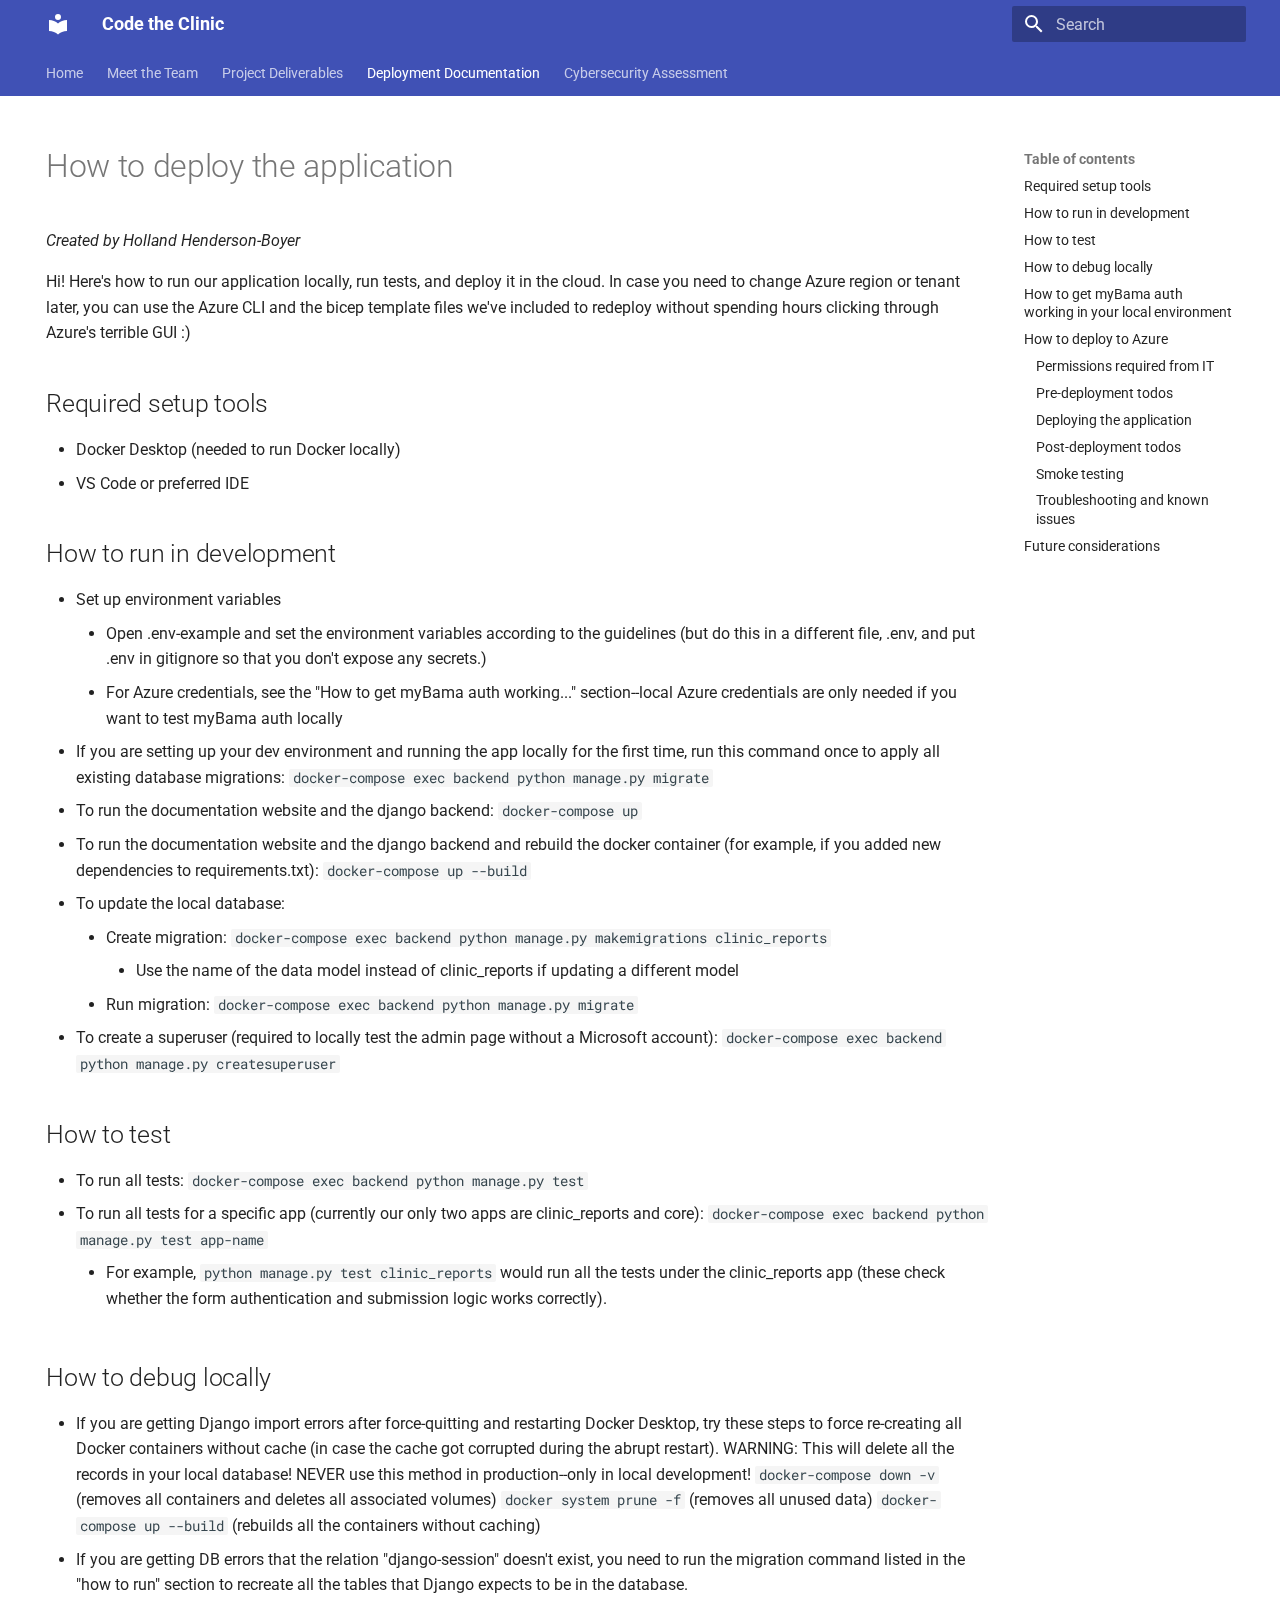
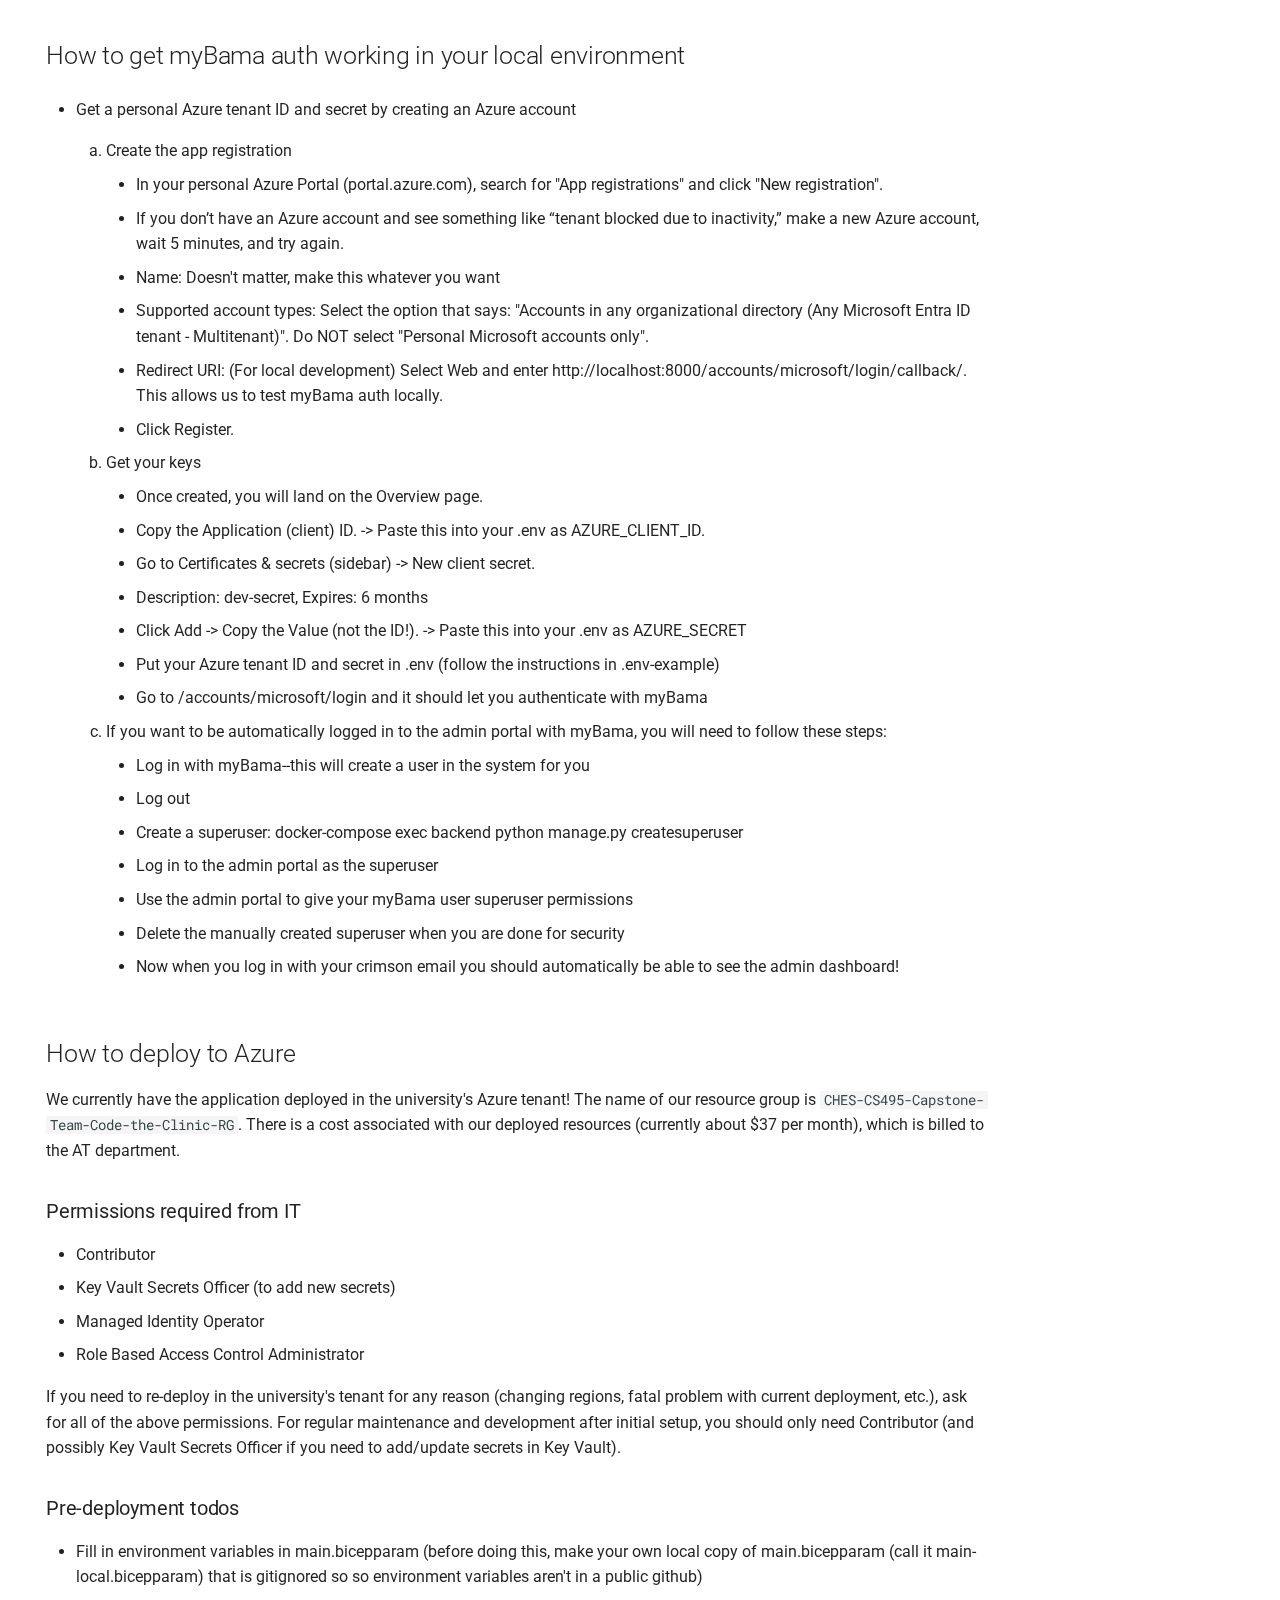
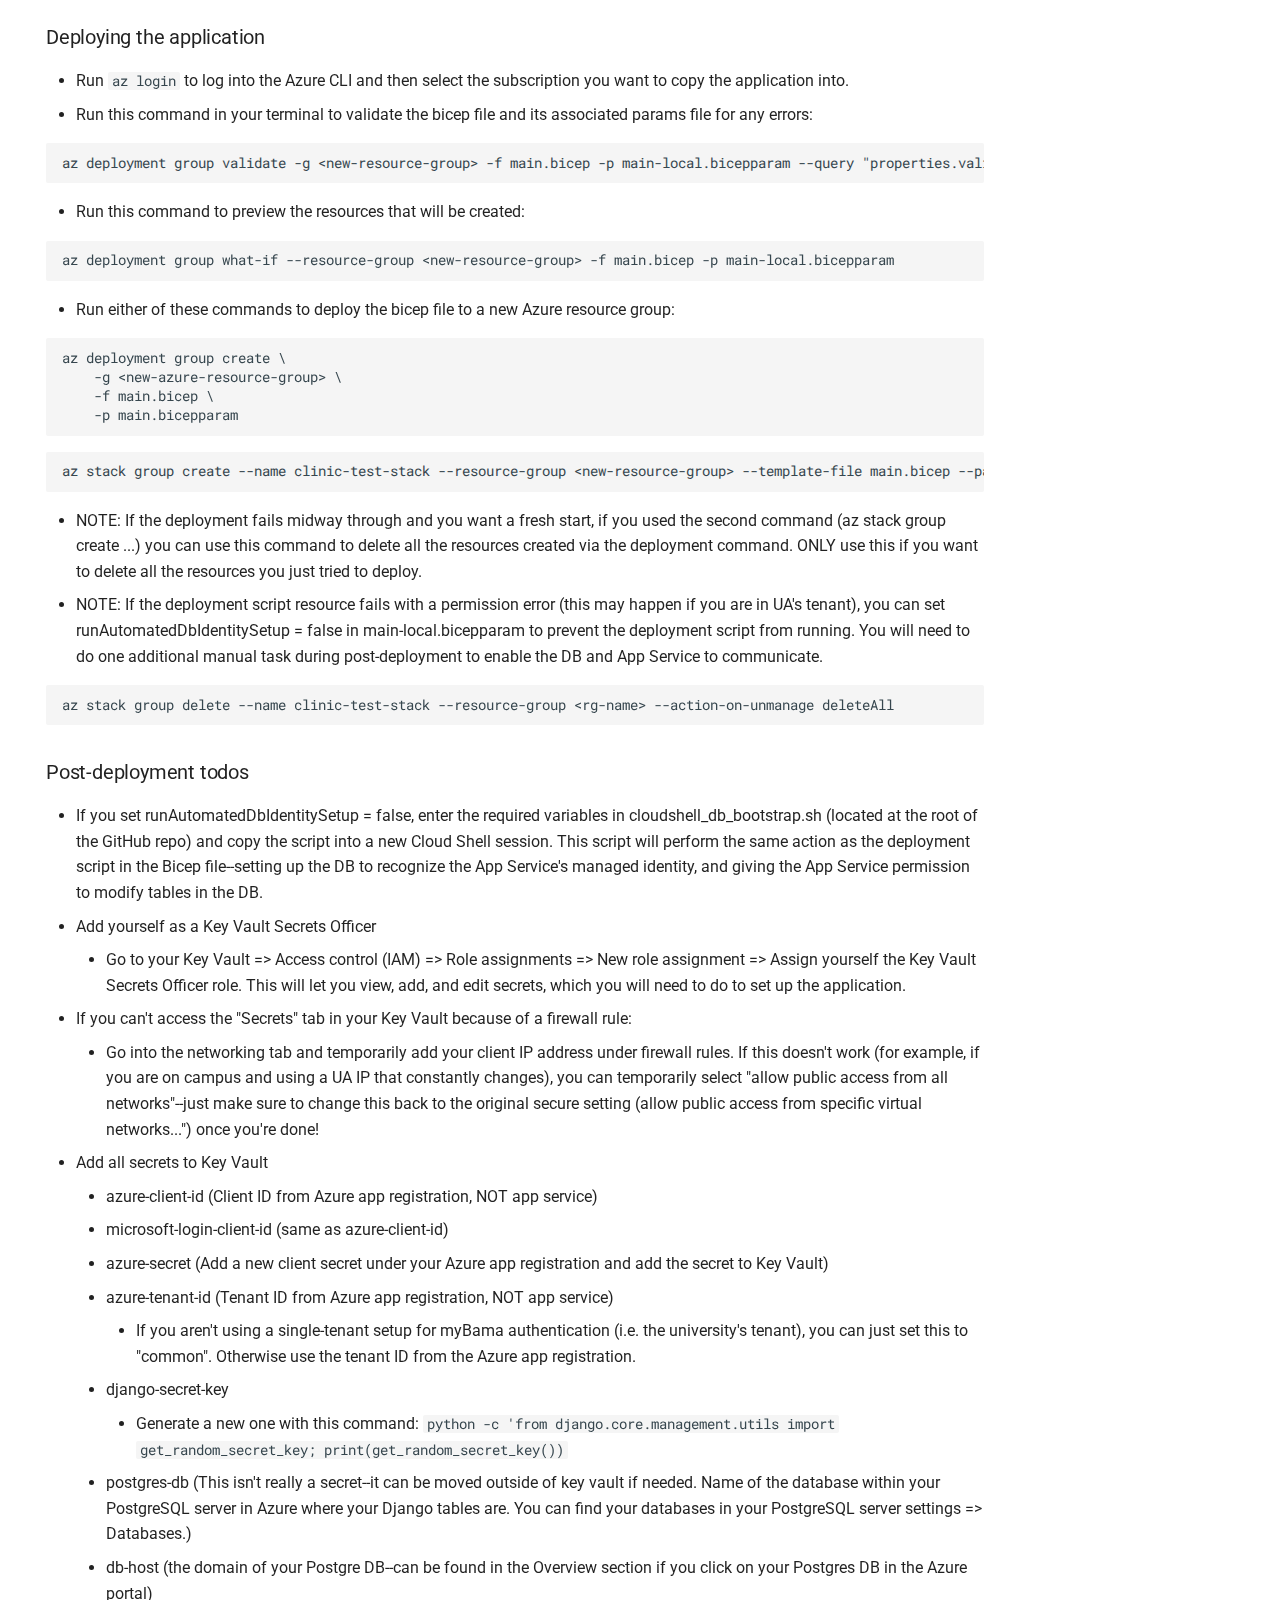
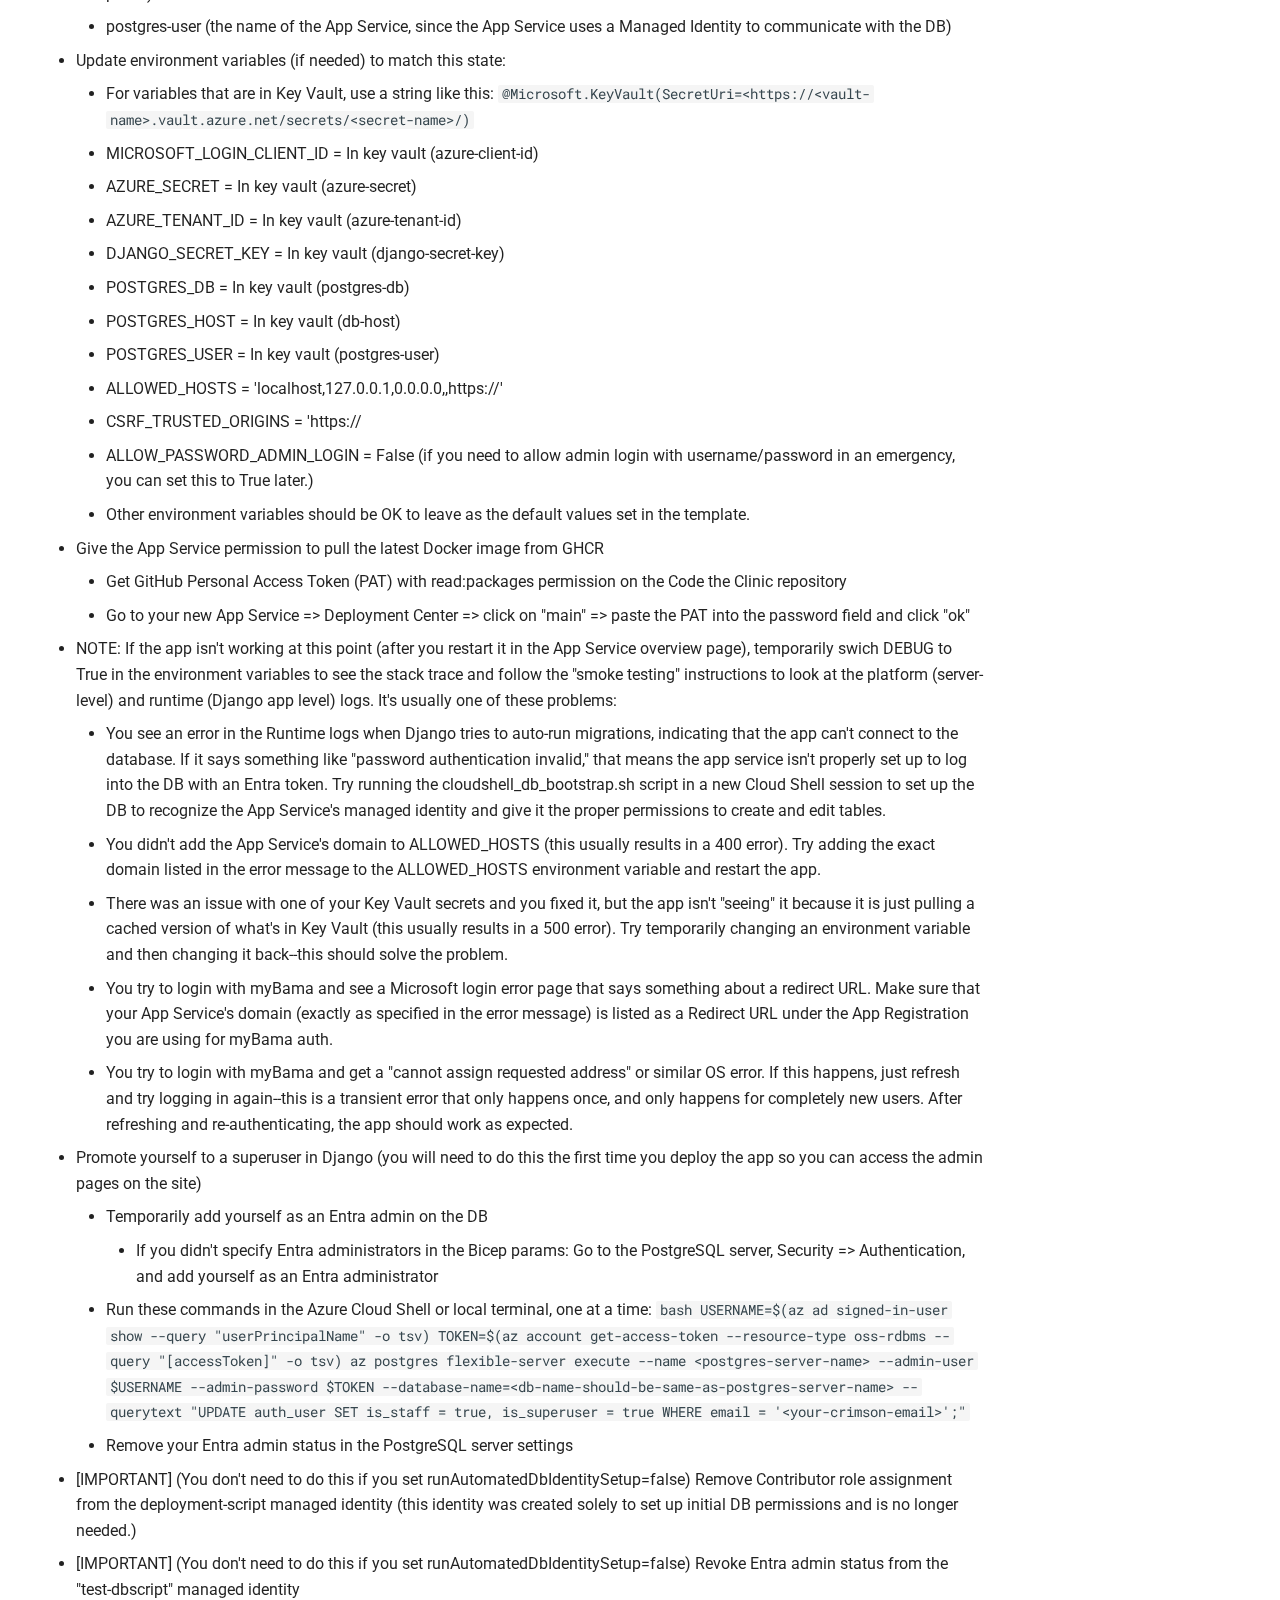
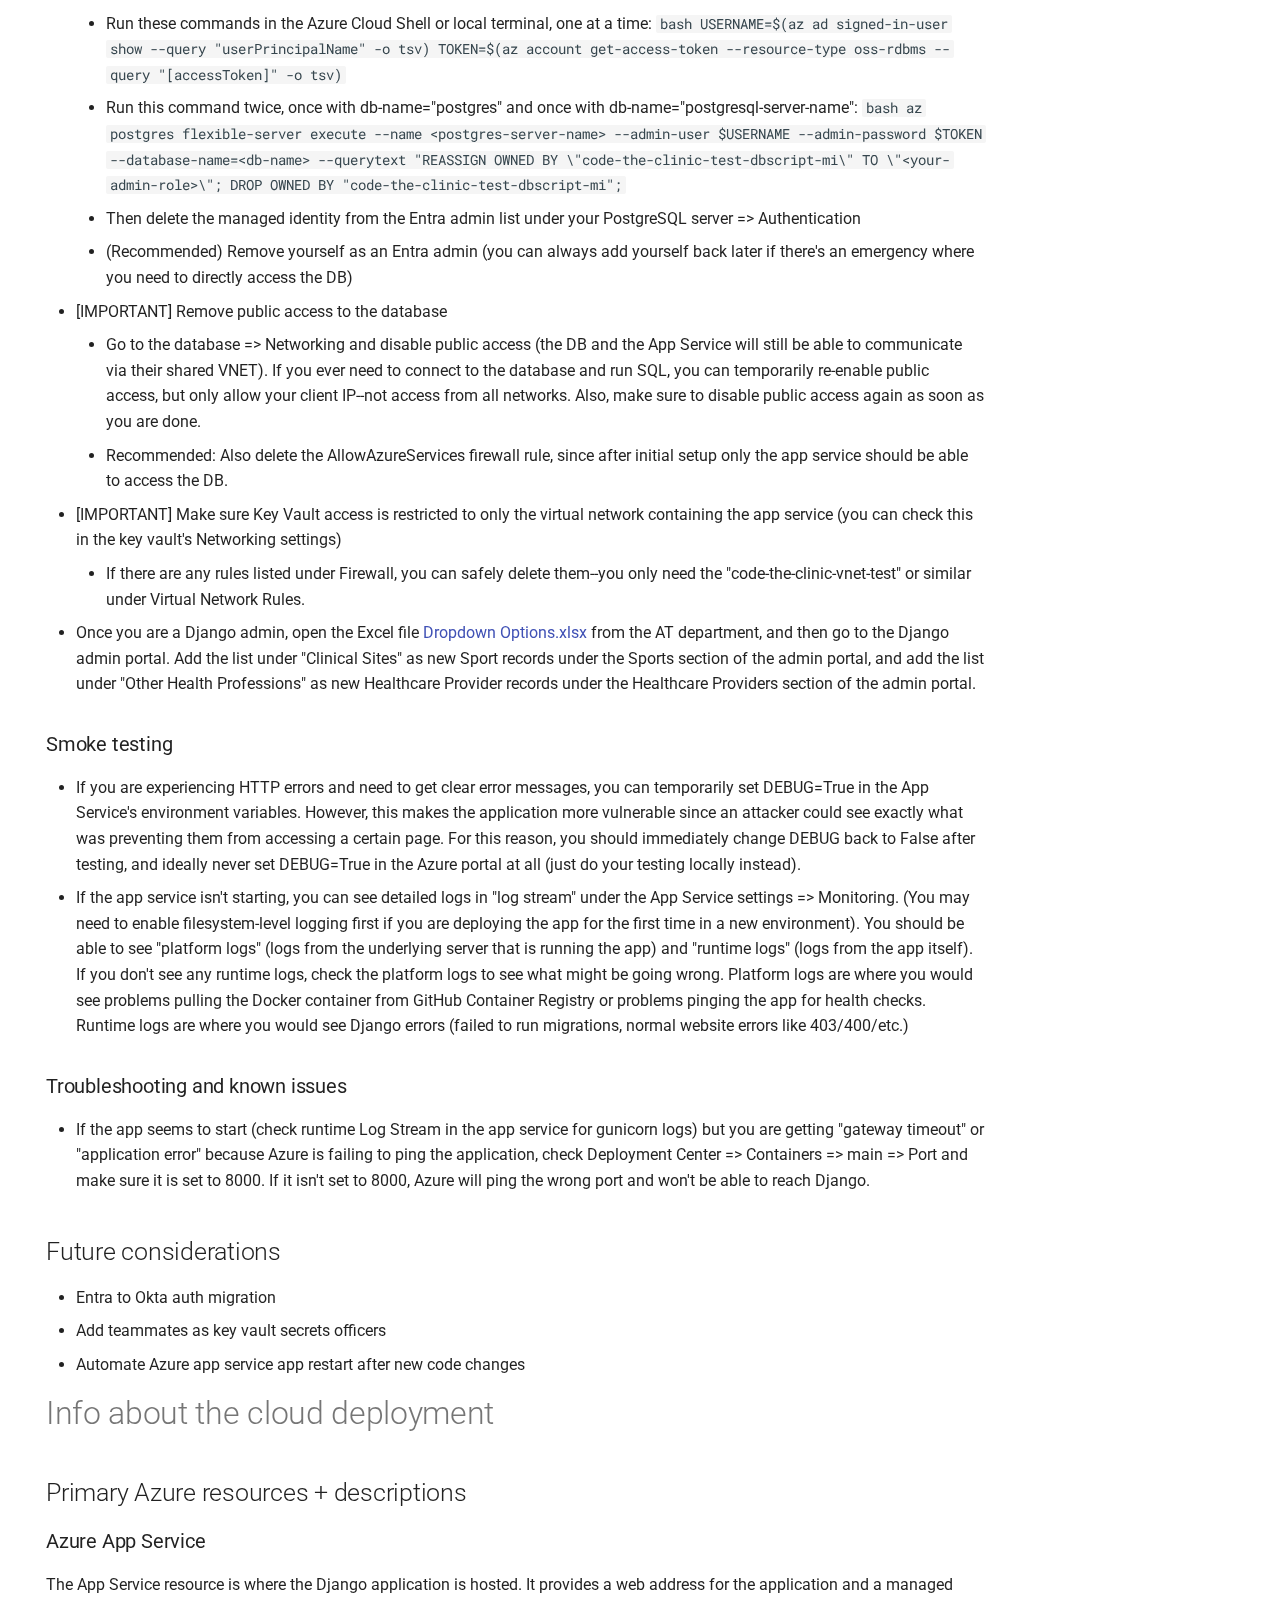
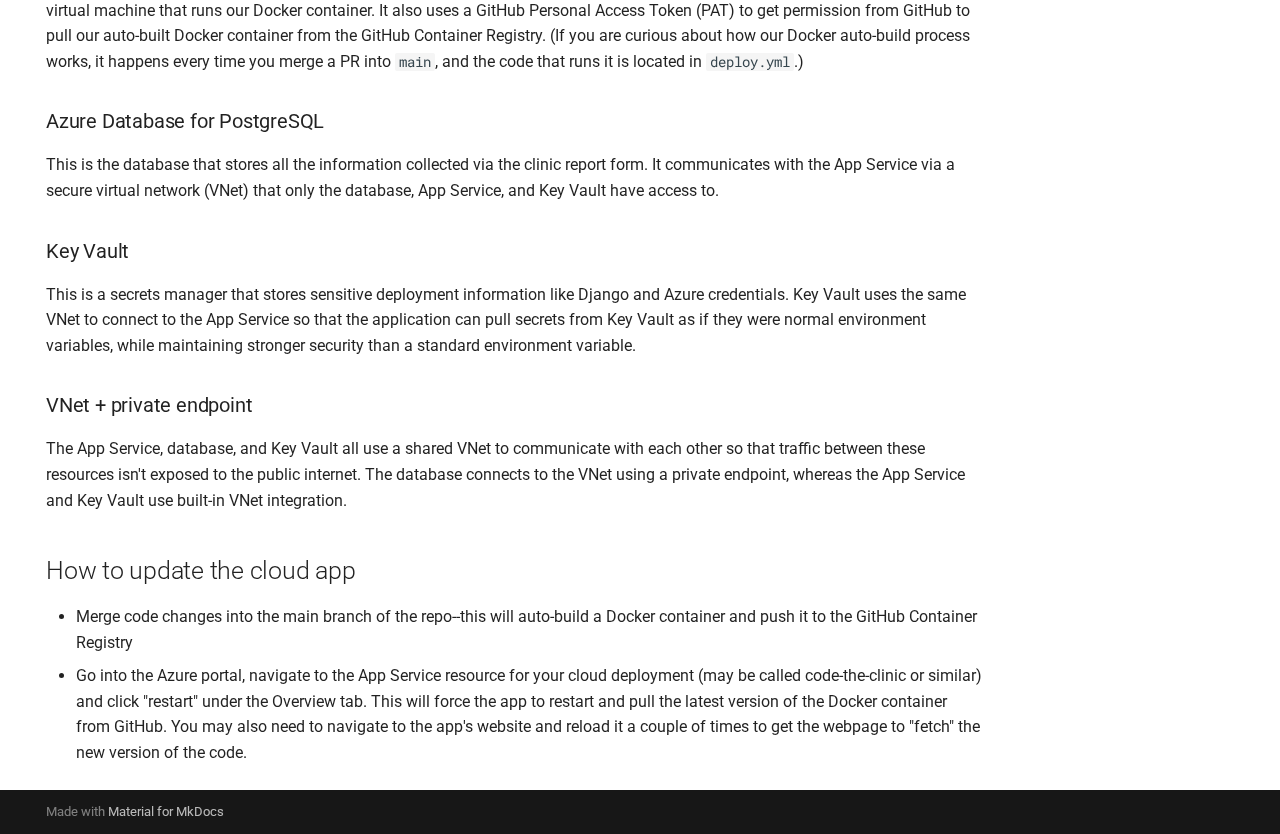
<file: deployment-docs/index.html>
<!doctype html>
<html lang="en" class="no-js">
  <head>
    
      <meta charset="utf-8">
      <meta name="viewport" content="width=device-width,initial-scale=1">
      
      
      
      
        <link rel="prev" href="../deliverables/">
      
      
        <link rel="next" href="../cyber-assessment/">
      
      
        
      
      
      <link rel="icon" href="../assets/images/favicon.png">
      <meta name="generator" content="mkdocs-1.6.1, mkdocs-material-9.7.6">
    
    
      
        <title>Deployment Documentation - Code the Clinic</title>
      
    
    
      <link rel="stylesheet" href="../assets/stylesheets/main.484c7ddc.min.css">
      
        
        <link rel="stylesheet" href="../assets/stylesheets/palette.ab4e12ef.min.css">
      
      


    
    
      
    
    
      
        
        
        <link rel="preconnect" href="https://fonts.gstatic.com" crossorigin>
        <link rel="stylesheet" href="https://fonts.googleapis.com/css?family=Roboto:300,300i,400,400i,700,700i%7CRoboto+Mono:400,400i,700,700i&display=fallback">
        <style>:root{--md-text-font:"Roboto";--md-code-font:"Roboto Mono"}</style>
      
    
    
      <link rel="stylesheet" href="../stylesheets/photos.css">
    
    <script>__md_scope=new URL("..",location),__md_hash=e=>[...e].reduce(((e,_)=>(e<<5)-e+_.charCodeAt(0)),0),__md_get=(e,_=localStorage,t=__md_scope)=>JSON.parse(_.getItem(t.pathname+"."+e)),__md_set=(e,_,t=localStorage,a=__md_scope)=>{try{t.setItem(a.pathname+"."+e,JSON.stringify(_))}catch(e){}}</script>
    
      

    
    
  </head>
  
  
    
    
    
    
    
    <body dir="ltr" data-md-color-scheme="default" data-md-color-primary="indigo" data-md-color-accent="blue">
  
    
    <input class="md-toggle" data-md-toggle="drawer" type="checkbox" id="__drawer" autocomplete="off">
    <input class="md-toggle" data-md-toggle="search" type="checkbox" id="__search" autocomplete="off">
    <label class="md-overlay" for="__drawer"></label>
    <div data-md-component="skip">
      
        
        <a href="#how-to-deploy-the-application" class="md-skip">
          Skip to content
        </a>
      
    </div>
    <div data-md-component="announce">
      
    </div>
    
    
      

<header class="md-header" data-md-component="header">
  <nav class="md-header__inner md-grid" aria-label="Header">
    <a href=".." title="Code the Clinic" class="md-header__button md-logo" aria-label="Code the Clinic" data-md-component="logo">
      
  
  <svg xmlns="http://www.w3.org/2000/svg" viewBox="0 0 24 24"><path d="M12 8a3 3 0 0 0 3-3 3 3 0 0 0-3-3 3 3 0 0 0-3 3 3 3 0 0 0 3 3m0 3.54C9.64 9.35 6.5 8 3 8v11c3.5 0 6.64 1.35 9 3.54 2.36-2.19 5.5-3.54 9-3.54V8c-3.5 0-6.64 1.35-9 3.54"/></svg>

    </a>
    <label class="md-header__button md-icon" for="__drawer">
      
      <svg xmlns="http://www.w3.org/2000/svg" viewBox="0 0 24 24"><path d="M3 6h18v2H3zm0 5h18v2H3zm0 5h18v2H3z"/></svg>
    </label>
    <div class="md-header__title" data-md-component="header-title">
      <div class="md-header__ellipsis">
        <div class="md-header__topic">
          <span class="md-ellipsis">
            Code the Clinic
          </span>
        </div>
        <div class="md-header__topic" data-md-component="header-topic">
          <span class="md-ellipsis">
            
              Deployment Documentation
            
          </span>
        </div>
      </div>
    </div>
    
      
    
    
    
    
      
      
        <label class="md-header__button md-icon" for="__search">
          
          <svg xmlns="http://www.w3.org/2000/svg" viewBox="0 0 24 24"><path d="M9.5 3A6.5 6.5 0 0 1 16 9.5c0 1.61-.59 3.09-1.56 4.23l.27.27h.79l5 5-1.5 1.5-5-5v-.79l-.27-.27A6.52 6.52 0 0 1 9.5 16 6.5 6.5 0 0 1 3 9.5 6.5 6.5 0 0 1 9.5 3m0 2C7 5 5 7 5 9.5S7 14 9.5 14 14 12 14 9.5 12 5 9.5 5"/></svg>
        </label>
        <div class="md-search" data-md-component="search" role="dialog">
  <label class="md-search__overlay" for="__search"></label>
  <div class="md-search__inner" role="search">
    <form class="md-search__form" name="search">
      <input type="text" class="md-search__input" name="query" aria-label="Search" placeholder="Search" autocapitalize="off" autocorrect="off" autocomplete="off" spellcheck="false" data-md-component="search-query" required>
      <label class="md-search__icon md-icon" for="__search">
        
        <svg xmlns="http://www.w3.org/2000/svg" viewBox="0 0 24 24"><path d="M9.5 3A6.5 6.5 0 0 1 16 9.5c0 1.61-.59 3.09-1.56 4.23l.27.27h.79l5 5-1.5 1.5-5-5v-.79l-.27-.27A6.52 6.52 0 0 1 9.5 16 6.5 6.5 0 0 1 3 9.5 6.5 6.5 0 0 1 9.5 3m0 2C7 5 5 7 5 9.5S7 14 9.5 14 14 12 14 9.5 12 5 9.5 5"/></svg>
        
        <svg xmlns="http://www.w3.org/2000/svg" viewBox="0 0 24 24"><path d="M20 11v2H8l5.5 5.5-1.42 1.42L4.16 12l7.92-7.92L13.5 5.5 8 11z"/></svg>
      </label>
      <nav class="md-search__options" aria-label="Search">
        
        <button type="reset" class="md-search__icon md-icon" title="Clear" aria-label="Clear" tabindex="-1">
          
          <svg xmlns="http://www.w3.org/2000/svg" viewBox="0 0 24 24"><path d="M19 6.41 17.59 5 12 10.59 6.41 5 5 6.41 10.59 12 5 17.59 6.41 19 12 13.41 17.59 19 19 17.59 13.41 12z"/></svg>
        </button>
      </nav>
      
    </form>
    <div class="md-search__output">
      <div class="md-search__scrollwrap" tabindex="0" data-md-scrollfix>
        <div class="md-search-result" data-md-component="search-result">
          <div class="md-search-result__meta">
            Initializing search
          </div>
          <ol class="md-search-result__list" role="presentation"></ol>
        </div>
      </div>
    </div>
  </div>
</div>
      
    
    
  </nav>
  
</header>
    
    <div class="md-container" data-md-component="container">
      
      
        
          
            
<nav class="md-tabs" aria-label="Tabs" data-md-component="tabs">
  <div class="md-grid">
    <ul class="md-tabs__list">
      
        
  
  
  
  
    <li class="md-tabs__item">
      <a href=".." class="md-tabs__link">
        
  
  
    
  
  Home

      </a>
    </li>
  

      
        
  
  
  
  
    <li class="md-tabs__item">
      <a href="../team/" class="md-tabs__link">
        
  
  
    
  
  Meet the Team

      </a>
    </li>
  

      
        
  
  
  
  
    <li class="md-tabs__item">
      <a href="../deliverables/" class="md-tabs__link">
        
  
  
    
  
  Project Deliverables

      </a>
    </li>
  

      
        
  
  
  
    
  
  
    <li class="md-tabs__item md-tabs__item--active">
      <a href="./" class="md-tabs__link">
        
  
  
    
  
  Deployment Documentation

      </a>
    </li>
  

      
        
  
  
  
  
    <li class="md-tabs__item">
      <a href="../cyber-assessment/" class="md-tabs__link">
        
  
  
    
  
  Cybersecurity Assessment

      </a>
    </li>
  

      
    </ul>
  </div>
</nav>
          
        
      
      <main class="md-main" data-md-component="main">
        <div class="md-main__inner md-grid">
          
            
              
                
              
              <div class="md-sidebar md-sidebar--primary" data-md-component="sidebar" data-md-type="navigation" hidden>
                <div class="md-sidebar__scrollwrap">
                  <div class="md-sidebar__inner">
                    


  


<nav class="md-nav md-nav--primary md-nav--lifted" aria-label="Navigation" data-md-level="0">
  <label class="md-nav__title" for="__drawer">
    <a href=".." title="Code the Clinic" class="md-nav__button md-logo" aria-label="Code the Clinic" data-md-component="logo">
      
  
  <svg xmlns="http://www.w3.org/2000/svg" viewBox="0 0 24 24"><path d="M12 8a3 3 0 0 0 3-3 3 3 0 0 0-3-3 3 3 0 0 0-3 3 3 3 0 0 0 3 3m0 3.54C9.64 9.35 6.5 8 3 8v11c3.5 0 6.64 1.35 9 3.54 2.36-2.19 5.5-3.54 9-3.54V8c-3.5 0-6.64 1.35-9 3.54"/></svg>

    </a>
    Code the Clinic
  </label>
  
  <ul class="md-nav__list" data-md-scrollfix>
    
      
      
  
  
  
  
    <li class="md-nav__item">
      <a href=".." class="md-nav__link">
        
  
  
  <span class="md-ellipsis">
    
  
    Home
  

    
  </span>
  
  

      </a>
    </li>
  

    
      
      
  
  
  
  
    <li class="md-nav__item">
      <a href="../team/" class="md-nav__link">
        
  
  
  <span class="md-ellipsis">
    
  
    Meet the Team
  

    
  </span>
  
  

      </a>
    </li>
  

    
      
      
  
  
  
  
    <li class="md-nav__item">
      <a href="../deliverables/" class="md-nav__link">
        
  
  
  <span class="md-ellipsis">
    
  
    Project Deliverables
  

    
  </span>
  
  

      </a>
    </li>
  

    
      
      
  
  
    
  
  
  
    <li class="md-nav__item md-nav__item--active">
      
      <input class="md-nav__toggle md-toggle" type="checkbox" id="__toc">
      
      
        
      
      
        <label class="md-nav__link md-nav__link--active" for="__toc">
          
  
  
  <span class="md-ellipsis">
    
  
    Deployment Documentation
  

    
  </span>
  
  

          <span class="md-nav__icon md-icon"></span>
        </label>
      
      <a href="./" class="md-nav__link md-nav__link--active">
        
  
  
  <span class="md-ellipsis">
    
  
    Deployment Documentation
  

    
  </span>
  
  

      </a>
      
        

<nav class="md-nav md-nav--secondary" aria-label="Table of contents">
  
  
  
    
  
  
    <label class="md-nav__title" for="__toc">
      <span class="md-nav__icon md-icon"></span>
      Table of contents
    </label>
    <ul class="md-nav__list" data-md-component="toc" data-md-scrollfix>
      
        <li class="md-nav__item">
  <a href="#required-setup-tools" class="md-nav__link">
    <span class="md-ellipsis">
      
        Required setup tools
      
    </span>
  </a>
  
</li>
      
        <li class="md-nav__item">
  <a href="#how-to-run-in-development" class="md-nav__link">
    <span class="md-ellipsis">
      
        How to run in development
      
    </span>
  </a>
  
</li>
      
        <li class="md-nav__item">
  <a href="#how-to-test" class="md-nav__link">
    <span class="md-ellipsis">
      
        How to test
      
    </span>
  </a>
  
</li>
      
        <li class="md-nav__item">
  <a href="#how-to-debug-locally" class="md-nav__link">
    <span class="md-ellipsis">
      
        How to debug locally
      
    </span>
  </a>
  
</li>
      
        <li class="md-nav__item">
  <a href="#how-to-get-mybama-auth-working-in-your-local-environment" class="md-nav__link">
    <span class="md-ellipsis">
      
        How to get myBama auth working in your local environment
      
    </span>
  </a>
  
</li>
      
        <li class="md-nav__item">
  <a href="#how-to-deploy-to-azure" class="md-nav__link">
    <span class="md-ellipsis">
      
        How to deploy to Azure
      
    </span>
  </a>
  
    <nav class="md-nav" aria-label="How to deploy to Azure">
      <ul class="md-nav__list">
        
          <li class="md-nav__item">
  <a href="#permissions-required-from-it" class="md-nav__link">
    <span class="md-ellipsis">
      
        Permissions required from IT
      
    </span>
  </a>
  
</li>
        
          <li class="md-nav__item">
  <a href="#pre-deployment-todos" class="md-nav__link">
    <span class="md-ellipsis">
      
        Pre-deployment todos
      
    </span>
  </a>
  
</li>
        
          <li class="md-nav__item">
  <a href="#deploying-the-application" class="md-nav__link">
    <span class="md-ellipsis">
      
        Deploying the application
      
    </span>
  </a>
  
</li>
        
          <li class="md-nav__item">
  <a href="#post-deployment-todos" class="md-nav__link">
    <span class="md-ellipsis">
      
        Post-deployment todos
      
    </span>
  </a>
  
</li>
        
          <li class="md-nav__item">
  <a href="#smoke-testing" class="md-nav__link">
    <span class="md-ellipsis">
      
        Smoke testing
      
    </span>
  </a>
  
</li>
        
          <li class="md-nav__item">
  <a href="#troubleshooting-and-known-issues" class="md-nav__link">
    <span class="md-ellipsis">
      
        Troubleshooting and known issues
      
    </span>
  </a>
  
</li>
        
      </ul>
    </nav>
  
</li>
      
        <li class="md-nav__item">
  <a href="#future-considerations" class="md-nav__link">
    <span class="md-ellipsis">
      
        Future considerations
      
    </span>
  </a>
  
</li>
      
    </ul>
  
</nav>
      
    </li>
  

    
      
      
  
  
  
  
    <li class="md-nav__item">
      <a href="../cyber-assessment/" class="md-nav__link">
        
  
  
  <span class="md-ellipsis">
    
  
    Cybersecurity Assessment
  

    
  </span>
  
  

      </a>
    </li>
  

    
  </ul>
</nav>
                  </div>
                </div>
              </div>
            
            
              
                
              
              <div class="md-sidebar md-sidebar--secondary" data-md-component="sidebar" data-md-type="toc" >
                <div class="md-sidebar__scrollwrap">
                  <div class="md-sidebar__inner">
                    

<nav class="md-nav md-nav--secondary" aria-label="Table of contents">
  
  
  
    
  
  
    <label class="md-nav__title" for="__toc">
      <span class="md-nav__icon md-icon"></span>
      Table of contents
    </label>
    <ul class="md-nav__list" data-md-component="toc" data-md-scrollfix>
      
        <li class="md-nav__item">
  <a href="#required-setup-tools" class="md-nav__link">
    <span class="md-ellipsis">
      
        Required setup tools
      
    </span>
  </a>
  
</li>
      
        <li class="md-nav__item">
  <a href="#how-to-run-in-development" class="md-nav__link">
    <span class="md-ellipsis">
      
        How to run in development
      
    </span>
  </a>
  
</li>
      
        <li class="md-nav__item">
  <a href="#how-to-test" class="md-nav__link">
    <span class="md-ellipsis">
      
        How to test
      
    </span>
  </a>
  
</li>
      
        <li class="md-nav__item">
  <a href="#how-to-debug-locally" class="md-nav__link">
    <span class="md-ellipsis">
      
        How to debug locally
      
    </span>
  </a>
  
</li>
      
        <li class="md-nav__item">
  <a href="#how-to-get-mybama-auth-working-in-your-local-environment" class="md-nav__link">
    <span class="md-ellipsis">
      
        How to get myBama auth working in your local environment
      
    </span>
  </a>
  
</li>
      
        <li class="md-nav__item">
  <a href="#how-to-deploy-to-azure" class="md-nav__link">
    <span class="md-ellipsis">
      
        How to deploy to Azure
      
    </span>
  </a>
  
    <nav class="md-nav" aria-label="How to deploy to Azure">
      <ul class="md-nav__list">
        
          <li class="md-nav__item">
  <a href="#permissions-required-from-it" class="md-nav__link">
    <span class="md-ellipsis">
      
        Permissions required from IT
      
    </span>
  </a>
  
</li>
        
          <li class="md-nav__item">
  <a href="#pre-deployment-todos" class="md-nav__link">
    <span class="md-ellipsis">
      
        Pre-deployment todos
      
    </span>
  </a>
  
</li>
        
          <li class="md-nav__item">
  <a href="#deploying-the-application" class="md-nav__link">
    <span class="md-ellipsis">
      
        Deploying the application
      
    </span>
  </a>
  
</li>
        
          <li class="md-nav__item">
  <a href="#post-deployment-todos" class="md-nav__link">
    <span class="md-ellipsis">
      
        Post-deployment todos
      
    </span>
  </a>
  
</li>
        
          <li class="md-nav__item">
  <a href="#smoke-testing" class="md-nav__link">
    <span class="md-ellipsis">
      
        Smoke testing
      
    </span>
  </a>
  
</li>
        
          <li class="md-nav__item">
  <a href="#troubleshooting-and-known-issues" class="md-nav__link">
    <span class="md-ellipsis">
      
        Troubleshooting and known issues
      
    </span>
  </a>
  
</li>
        
      </ul>
    </nav>
  
</li>
      
        <li class="md-nav__item">
  <a href="#future-considerations" class="md-nav__link">
    <span class="md-ellipsis">
      
        Future considerations
      
    </span>
  </a>
  
</li>
      
    </ul>
  
</nav>
                  </div>
                </div>
              </div>
            
          
          
            <div class="md-content" data-md-component="content">
              
              <article class="md-content__inner md-typeset">
                
                  
  




<h1 id="how-to-deploy-the-application">How to deploy the application</h1>
<p><em>Created by Holland Henderson-Boyer</em></p>
<p>Hi! Here's how to run our application locally, run tests, and deploy it in the cloud. In case you need to change Azure region or tenant later, you can use the Azure CLI and the bicep template files we've included to redeploy without spending hours clicking through Azure's terrible GUI :)</p>
<h2 id="required-setup-tools">Required setup tools</h2>
<ul>
<li>Docker Desktop (needed to run Docker locally)</li>
<li>VS Code or preferred IDE</li>
</ul>
<h2 id="how-to-run-in-development">How to run in development</h2>
<ul>
<li>Set up environment variables<ul>
<li>Open .env-example and set the environment variables according to the guidelines (but do this in a different file, .env, and put .env in gitignore so that you don't expose any secrets.)</li>
<li>For Azure credentials, see the "How to get myBama auth working..." section--local Azure credentials are only needed if you want to test myBama auth locally</li>
</ul>
</li>
<li>If you are setting up your dev environment and running the app locally for the first time, run this command once to apply all existing database migrations: <code>docker-compose exec backend python manage.py migrate</code></li>
<li>To run the documentation website and the django backend: <code>docker-compose up</code></li>
<li>To run the documentation website and the django backend and rebuild the docker container (for example, if you added new dependencies to requirements.txt): <code>docker-compose up --build</code></li>
<li>To update the local database:<ul>
<li>Create migration: <code>docker-compose exec backend python manage.py makemigrations clinic_reports</code><ul>
<li>Use the name of the data model instead of clinic_reports if updating a different model</li>
</ul>
</li>
<li>Run migration: <code>docker-compose exec backend python manage.py migrate</code></li>
</ul>
</li>
<li>To create a superuser (required to locally test the admin page without a Microsoft account): <code>docker-compose exec backend python manage.py createsuperuser</code></li>
</ul>
<h2 id="how-to-test">How to test</h2>
<ul>
<li>To run all tests: <code>docker-compose exec backend python manage.py test</code></li>
<li>To run all tests for a specific app (currently our only two apps are clinic_reports and core): <code>docker-compose exec backend python manage.py test app-name</code><ul>
<li>For example, <code>python manage.py test clinic_reports</code> would run all the tests under the clinic_reports app (these check whether the form authentication and submission logic works correctly).</li>
</ul>
</li>
</ul>
<h2 id="how-to-debug-locally">How to debug locally</h2>
<ul>
<li>If you are getting Django import errors after force-quitting and restarting Docker Desktop, try these steps to force re-creating all Docker containers without cache (in case the cache got corrupted during the abrupt restart). WARNING: This will delete all the records in your local database! NEVER use this method in production--only in local development!
<code>docker-compose down -v</code> (removes all containers and deletes all associated volumes)
<code>docker system prune -f</code> (removes all unused data)
<code>docker-compose up --build</code> (rebuilds all the containers without caching)</li>
<li>If you are getting DB errors that the relation "django-session" doesn't exist, you need to run the migration command listed in the "how to run" section to recreate all the tables that Django expects to be in the database.</li>
</ul>
<h2 id="how-to-get-mybama-auth-working-in-your-local-environment">How to get myBama auth working in your local environment</h2>
<ul>
<li>
<p>Get a personal Azure tenant ID and secret by creating an Azure account</p>
<ol>
<li>
<p>Create the app registration</p>
<ul>
<li>In your personal Azure Portal (portal.azure.com), search for "App registrations" and click "New registration".</li>
<li>If you don’t have an Azure account and see something like “tenant blocked due to inactivity,” make a new Azure account, wait 5 minutes, and try again. </li>
<li>Name: Doesn't matter, make this whatever you want </li>
<li>Supported account types: Select the option that says: "Accounts in any organizational directory (Any Microsoft Entra ID tenant - Multitenant)". Do NOT select "Personal Microsoft accounts only". </li>
<li>Redirect URI: (For local development) Select Web and enter http://localhost:8000/accounts/microsoft/login/callback/. This allows us to test myBama auth locally.</li>
<li>Click Register. </li>
</ul>
</li>
<li>
<p>Get your keys</p>
<ul>
<li>Once created, you will land on the Overview page.</li>
<li>Copy the Application (client) ID. -&gt; Paste this into your .env as AZURE_CLIENT_ID. </li>
<li>Go to Certificates &amp; secrets (sidebar) -&gt; New client secret.</li>
<li>Description: dev-secret, Expires: 6 months </li>
<li>Click Add -&gt; Copy the Value (not the ID!). -&gt; Paste this into your .env as AZURE_SECRET </li>
<li>Put your Azure tenant ID and secret in .env (follow the instructions in .env-example)</li>
<li>Go to /accounts/microsoft/login and it should let you authenticate with myBama</li>
</ul>
</li>
<li>
<p>If you want to be automatically logged in to the admin portal with myBama, you will need to follow these steps:</p>
<ul>
<li>Log in with myBama--this will create a user in the system for you</li>
<li>Log out</li>
<li>Create a superuser: docker-compose exec backend python manage.py createsuperuser</li>
<li>Log in to the admin portal as the superuser</li>
<li>Use the admin portal to give your myBama user superuser permissions</li>
<li>Delete the manually created superuser when you are done for security</li>
<li>Now when you log in with your crimson email you should automatically be able to see the admin dashboard!</li>
</ul>
</li>
</ol>
</li>
</ul>
<h2 id="how-to-deploy-to-azure">How to deploy to Azure</h2>
<p>We currently have the application deployed in the university's Azure tenant! The name of our resource group is <code>CHES-CS495-Capstone-Team-Code-the-Clinic-RG</code>. There is a cost associated with our deployed resources (currently about $37 per month), which is billed to the AT department.</p>
<h3 id="permissions-required-from-it">Permissions required from IT</h3>
<ul>
<li>Contributor</li>
<li>Key Vault Secrets Officer (to add new secrets)</li>
<li>Managed Identity Operator</li>
<li>Role Based Access Control Administrator</li>
</ul>
<p>If you need to re-deploy in the university's tenant for any reason (changing regions, fatal problem with current deployment, etc.), ask for all of the above permissions. For regular maintenance and development after initial setup, you should only need Contributor (and possibly Key Vault Secrets Officer if you need to add/update secrets in Key Vault).</p>
<h3 id="pre-deployment-todos">Pre-deployment todos</h3>
<ul>
<li>Fill in environment variables in main.bicepparam (before doing this, make your own local copy of main.bicepparam (call it main-local.bicepparam) that is gitignored so so environment variables aren't in a public github)</li>
</ul>
<h3 id="deploying-the-application">Deploying the application</h3>
<ul>
<li>Run <code>az login</code> to log into the Azure CLI and then select the subscription you want to copy the application into.</li>
<li>Run this command in your terminal to validate the bicep file and its associated params file for any errors:</li>
</ul>
<pre><code class="language-bash">az deployment group validate -g &lt;new-resource-group&gt; -f main.bicep -p main-local.bicepparam --query &quot;properties.validationResultItems[?severity=='Error']&quot;
</code></pre>
<ul>
<li>Run this command to preview the resources that will be created:</li>
</ul>
<pre><code class="language-bash">az deployment group what-if --resource-group &lt;new-resource-group&gt; -f main.bicep -p main-local.bicepparam
</code></pre>
<ul>
<li>Run either of these commands to deploy the bicep file to a new Azure resource group: </li>
</ul>
<pre><code class="language-bash">az deployment group create \
    -g &lt;new-azure-resource-group&gt; \
    -f main.bicep \
    -p main.bicepparam
</code></pre>
<pre><code class="language-bash">az stack group create --name clinic-test-stack --resource-group &lt;new-resource-group&gt; --template-file main.bicep --parameters main-local.bicepparam --deny-settings-mode none --action-on-unmanage deleteAll
</code></pre>
<ul>
<li>NOTE: If the deployment fails midway through and you want a fresh start, if you used the second command (az stack group create ...) you can use this command to delete all the resources created via the deployment command. ONLY use this if you want to delete all the resources you just tried to deploy.</li>
<li>NOTE: If the deployment script resource fails with a permission error (this may happen if you are in UA's tenant), you can set runAutomatedDbIdentitySetup = false in main-local.bicepparam to prevent the deployment script from running. You will need to do one additional manual task during post-deployment to enable the DB and App Service to communicate.</li>
</ul>
<pre><code class="language-bash">az stack group delete --name clinic-test-stack --resource-group &lt;rg-name&gt; --action-on-unmanage deleteAll
</code></pre>
<h3 id="post-deployment-todos">Post-deployment todos</h3>
<ul>
<li>If you set runAutomatedDbIdentitySetup = false, enter the required variables in cloudshell_db_bootstrap.sh (located at the root of the GitHub repo) and copy the script into a new Cloud Shell session. This script will perform the same action as the deployment script in the Bicep file--setting up the DB to recognize the App Service's managed identity, and giving the App Service permission to modify tables in the DB.</li>
<li>Add yourself as a Key Vault Secrets Officer<ul>
<li>Go to your Key Vault =&gt; Access control (IAM) =&gt; Role assignments =&gt; New role assignment =&gt; Assign yourself the Key Vault Secrets Officer role. This will let you view, add, and edit secrets, which you will need to do to set up the application.</li>
</ul>
</li>
<li>If you can't access the "Secrets" tab in your Key Vault because of a firewall rule:<ul>
<li>Go into the networking tab and temporarily add your client IP address under firewall rules. If this doesn't work (for example, if you are on campus and using a UA IP that constantly changes), you can temporarily select "allow public access from all networks"--just make sure to change this back to the original secure setting (allow public access from specific virtual networks...") once you're done!</li>
</ul>
</li>
<li>Add all secrets to Key Vault<ul>
<li>azure-client-id (Client ID from Azure app registration, NOT app service)</li>
<li>microsoft-login-client-id (same as azure-client-id)</li>
<li>azure-secret (Add a new client secret under your Azure app registration and add the secret to Key Vault)</li>
<li>azure-tenant-id (Tenant ID from Azure app registration, NOT app service)<ul>
<li>If you aren't using a single-tenant setup for myBama authentication (i.e. the university's tenant), you can just set this to "common". Otherwise use the tenant ID from the Azure app registration.</li>
</ul>
</li>
<li>django-secret-key<ul>
<li>Generate a new one with this command: <code>python -c 'from django.core.management.utils import get_random_secret_key; print(get_random_secret_key())</code></li>
</ul>
</li>
<li>postgres-db (This isn't really a secret--it can be moved outside of key vault if needed. Name of the database within your PostgreSQL server in Azure where your Django tables are. You can find your databases in your PostgreSQL server settings =&gt; Databases.)</li>
<li>db-host (the domain of your Postgre DB--can be found in the Overview section if you click on your Postgres DB in the Azure portal)</li>
<li>postgres-user (the name of the App Service, since the App Service uses a Managed Identity to communicate with the DB)</li>
</ul>
</li>
<li>Update environment variables (if needed) to match this state:<ul>
<li>For variables that are in Key Vault, use a string like this: <code>@Microsoft.KeyVault(SecretUri=&lt;https://&lt;vault-name&gt;.vault.azure.net/secrets/&lt;secret-name&gt;/)</code></li>
<li>MICROSOFT_LOGIN_CLIENT_ID = In key vault (azure-client-id)</li>
<li>AZURE_SECRET = In key vault (azure-secret)</li>
<li>AZURE_TENANT_ID = In key vault (azure-tenant-id)</li>
<li>DJANGO_SECRET_KEY = In key vault (django-secret-key)</li>
<li>POSTGRES_DB = In key vault (postgres-db)</li>
<li>POSTGRES_HOST = In key vault (db-host)</li>
<li>POSTGRES_USER = In key vault (postgres-user)</li>
<li>ALLOWED_HOSTS = 'localhost,127.0.0.1,0.0.0.0,<domain-of-app-service-application>,https://<domain-of-app-service-application>'</li>
<li>CSRF_TRUSTED_ORIGINS = 'https://<domain-of-app-service-application></li>
<li>ALLOW_PASSWORD_ADMIN_LOGIN = False (if you need to allow admin login with username/password in an emergency, you can set this to True later.)</li>
<li>Other environment variables should be OK to leave as the default values set in the template.</li>
</ul>
</li>
<li>Give the App Service permission to pull the latest Docker image from GHCR<ul>
<li>Get GitHub Personal Access Token (PAT) with read:packages permission on the Code the Clinic repository</li>
<li>Go to your new App Service =&gt; Deployment Center =&gt; click on "main" =&gt; paste the PAT into the password field and click "ok"</li>
</ul>
</li>
<li>NOTE: If the app isn't working at this point (after you restart it in the App Service overview page), temporarily swich DEBUG to True in the environment variables to see the stack trace and follow the "smoke testing" instructions to look at the platform (server-level) and runtime (Django app level) logs. It's usually one of these problems:<ul>
<li>You see an error in the Runtime logs when Django tries to auto-run migrations, indicating that the app can't connect to the database. If it says something like "password authentication invalid," that means the app service isn't properly set up to log into the DB with an Entra token. Try running the cloudshell_db_bootstrap.sh script in a new Cloud Shell session to set up the DB to recognize the App Service's managed identity and give it the proper permissions to create and edit tables.</li>
<li>You didn't add the App Service's domain to ALLOWED_HOSTS (this usually results in a 400 error). Try adding the exact domain listed in the error message to the ALLOWED_HOSTS environment variable and restart the app.</li>
<li>There was an issue with one of your Key Vault secrets and you fixed it, but the app isn't "seeing" it because it is just pulling a cached version of what's in Key Vault (this usually results in a 500 error). Try temporarily changing an environment variable and then changing it back--this should solve the problem.</li>
<li>You try to login with myBama and see a Microsoft login error page that says something about a redirect URL. Make sure that your App Service's domain (exactly as specified in the error message) is listed as a Redirect URL under the App Registration you are using for myBama auth.</li>
<li>You try to login with myBama and get a "cannot assign requested address" or similar OS error. If this happens, just refresh and try logging in again--this is a transient error that only happens once, and only happens for completely new users. After refreshing and re-authenticating, the app should work as expected.</li>
</ul>
</li>
<li>Promote yourself to a superuser in Django (you will need to do this the first time you deploy the app so you can access the admin pages on the site)<ul>
<li>Temporarily add yourself as an Entra admin on the DB<ul>
<li>If you didn't specify Entra administrators in the Bicep params: Go to the PostgreSQL server, Security =&gt; Authentication, and add yourself as an Entra administrator</li>
</ul>
</li>
<li>Run these commands in the Azure Cloud Shell or local terminal, one at a time:
    <code>bash
    USERNAME=$(az ad signed-in-user show --query "userPrincipalName" -o tsv)
    TOKEN=$(az account get-access-token --resource-type oss-rdbms --query "[accessToken]" -o tsv)
    az postgres flexible-server execute --name &lt;postgres-server-name&gt; --admin-user $USERNAME --admin-password $TOKEN --database-name=&lt;db-name-should-be-same-as-postgres-server-name&gt; --querytext "UPDATE auth_user SET is_staff = true, is_superuser = true WHERE email = '&lt;your-crimson-email&gt;';"</code></li>
<li>Remove your Entra admin status in the PostgreSQL server settings</li>
</ul>
</li>
<li>[IMPORTANT] (You don't need to do this if you set runAutomatedDbIdentitySetup=false) Remove Contributor role assignment from the deployment-script managed identity (this identity was created solely to set up initial DB permissions and is no longer needed.)</li>
<li>[IMPORTANT] (You don't need to do this if you set runAutomatedDbIdentitySetup=false) Revoke Entra admin status from the "test-dbscript" managed identity<ul>
<li>Run these commands in the Azure Cloud Shell or local terminal, one at a time:
    <code>bash
    USERNAME=$(az ad signed-in-user show --query "userPrincipalName" -o tsv)
    TOKEN=$(az account get-access-token --resource-type oss-rdbms --query "[accessToken]" -o tsv)</code></li>
<li>Run this command twice, once with db-name="postgres" and once with db-name="postgresql-server-name":
    <code>bash
    az postgres flexible-server execute --name &lt;postgres-server-name&gt; --admin-user $USERNAME --admin-password $TOKEN --database-name=&lt;db-name&gt; --querytext "REASSIGN OWNED BY \"code-the-clinic-test-dbscript-mi\" TO \"&lt;your-admin-role&gt;\"; DROP OWNED BY "code-the-clinic-test-dbscript-mi";</code></li>
<li>Then delete the managed identity from the Entra admin list under your PostgreSQL server =&gt; Authentication</li>
<li>(Recommended) Remove yourself as an Entra admin (you can always add yourself back later if there's an emergency where you need to directly access the DB)</li>
</ul>
</li>
<li>[IMPORTANT] Remove public access to the database<ul>
<li>Go to the database =&gt; Networking and disable public access (the DB and the App Service will still be able to communicate via their shared VNET). If you ever need to connect to the database and run SQL, you can temporarily re-enable public access, but only allow your client IP--not access from all networks. Also, make sure to disable public access again as soon as you are done.</li>
<li>Recommended: Also delete the AllowAzureServices firewall rule, since after initial setup only the app service should be able to access the DB.</li>
</ul>
</li>
<li>[IMPORTANT] Make sure Key Vault access is restricted to only the virtual network containing the app service (you can check this in the key vault's Networking settings)<ul>
<li>If there are any rules listed under Firewall, you can safely delete them--you only need the "code-the-clinic-vnet-test" or similar under Virtual Network Rules.</li>
</ul>
</li>
<li>Once you are a Django admin, open the Excel file <a href="https://bama365-my.sharepoint.com/:x:/g/personal/hrhendersonboyer_crimson_ua_edu/IQByqE9LpDuiSqtylUDZcGq5AWHkIQcn_vfJskrzJZno9HU?e=qZJt1R">Dropdown Options.xlsx</a> from the AT department, and then go to the Django admin portal. Add the list under "Clinical Sites" as new Sport records under the Sports section of the admin portal, and add the list under "Other Health Professions" as new Healthcare Provider records under the Healthcare Providers section of the admin portal.</li>
</ul>
<h3 id="smoke-testing">Smoke testing</h3>
<ul>
<li>If you are experiencing HTTP errors and need to get clear error messages, you can temporarily set DEBUG=True in the App Service's environment variables. However, this makes the application more vulnerable since an attacker could see exactly what was preventing them from accessing a certain page. For this reason, you should immediately change DEBUG back to False after testing, and ideally never set DEBUG=True in the Azure portal at all (just do your testing locally instead).</li>
<li>If the app service isn't starting, you can see detailed logs in "log stream" under the App Service settings =&gt; Monitoring. (You may need to enable filesystem-level logging first if you are deploying the app for the first time in a new environment). You should be able to see "platform logs" (logs from the underlying server that is running the app) and "runtime logs" (logs from the app itself). If you don't see any runtime logs, check the platform logs to see what might be going wrong. Platform logs are where you would see problems pulling the Docker container from GitHub Container Registry or problems pinging the app for health checks. Runtime logs are where you would see Django errors (failed to run migrations, normal website errors like 403/400/etc.)</li>
</ul>
<h3 id="troubleshooting-and-known-issues">Troubleshooting and known issues</h3>
<ul>
<li>If the app seems to start (check runtime Log Stream in the app service for gunicorn logs) but you are getting "gateway timeout" or "application error" because Azure is failing to ping the application, check Deployment Center =&gt; Containers =&gt; main =&gt; Port and make sure it is set to 8000. If it isn't set to 8000, Azure will ping the wrong port and won't be able to reach Django.</li>
</ul>
<h2 id="future-considerations">Future considerations</h2>
<ul>
<li>Entra to Okta auth migration</li>
<li>Add teammates as key vault secrets officers</li>
<li>Automate Azure app service app restart after new code changes</li>
</ul>
<h1 id="info-about-the-cloud-deployment">Info about the cloud deployment</h1>
<h2 id="primary-azure-resources-descriptions">Primary Azure resources + descriptions</h2>
<h3 id="azure-app-service">Azure App Service</h3>
<p>The App Service resource is where the Django application is hosted. It provides a web address for the application and a managed virtual machine that runs our Docker container. It also uses a GitHub Personal Access Token (PAT) to get permission from GitHub to pull our auto-built Docker container from the GitHub Container Registry. (If you are curious about how our Docker auto-build process works, it happens every time you merge a PR into <code>main</code>, and the code that runs it is located in <code>deploy.yml</code>.)</p>
<h3 id="azure-database-for-postgresql">Azure Database for PostgreSQL</h3>
<p>This is the database that stores all the information collected via the clinic report form. It communicates with the App Service via a secure virtual network (VNet) that only the database, App Service, and Key Vault have access to.</p>
<h3 id="key-vault">Key Vault</h3>
<p>This is a secrets manager that stores sensitive deployment information like Django and Azure credentials. Key Vault uses the same VNet to connect to the App Service so that the application can pull secrets from Key Vault as if they were normal environment variables, while maintaining stronger security than a standard environment variable.</p>
<h3 id="vnet-private-endpoint">VNet + private endpoint</h3>
<p>The App Service, database, and Key Vault all use a shared VNet to communicate with each other so that traffic between these resources isn't exposed to the public internet. The database connects to the VNet using a private endpoint, whereas the App Service and Key Vault use built-in VNet integration.</p>
<h2 id="how-to-update-the-cloud-app">How to update the cloud app</h2>
<ul>
<li>Merge code changes into the main branch of the repo--this will auto-build a Docker container and push it to the GitHub Container Registry</li>
<li>Go into the Azure portal, navigate to the App Service resource for your cloud deployment (may be called code-the-clinic or similar) and click "restart" under the Overview tab. This will force the app to restart and pull the latest version of the Docker container from GitHub. You may also need to navigate to the app's website and reload it a couple of times to get the webpage to "fetch" the new version of the code.</li>
</ul>







  
  




  



                
              </article>
            </div>
          
          
<script>var target=document.getElementById(location.hash.slice(1));target&&target.name&&(target.checked=target.name.startsWith("__tabbed_"))</script>
        </div>
        
      </main>
      
        <footer class="md-footer">
  
  <div class="md-footer-meta md-typeset">
    <div class="md-footer-meta__inner md-grid">
      <div class="md-copyright">
  
  
    Made with
    <a href="https://squidfunk.github.io/mkdocs-material/" target="_blank" rel="noopener">
      Material for MkDocs
    </a>
  
</div>
      
    </div>
  </div>
</footer>
      
    </div>
    <div class="md-dialog" data-md-component="dialog">
      <div class="md-dialog__inner md-typeset"></div>
    </div>
    
    
    
      
      
      <script id="__config" type="application/json">{"annotate": null, "base": "..", "features": ["navigation.tabs", "navigation.sections"], "search": "../assets/javascripts/workers/search.2c215733.min.js", "tags": null, "translations": {"clipboard.copied": "Copied to clipboard", "clipboard.copy": "Copy to clipboard", "search.result.more.one": "1 more on this page", "search.result.more.other": "# more on this page", "search.result.none": "No matching documents", "search.result.one": "1 matching document", "search.result.other": "# matching documents", "search.result.placeholder": "Type to start searching", "search.result.term.missing": "Missing", "select.version": "Select version"}, "version": null}</script>
    
    
      <script src="../assets/javascripts/bundle.79ae519e.min.js"></script>
      
    
  </body>
</html>
</file>
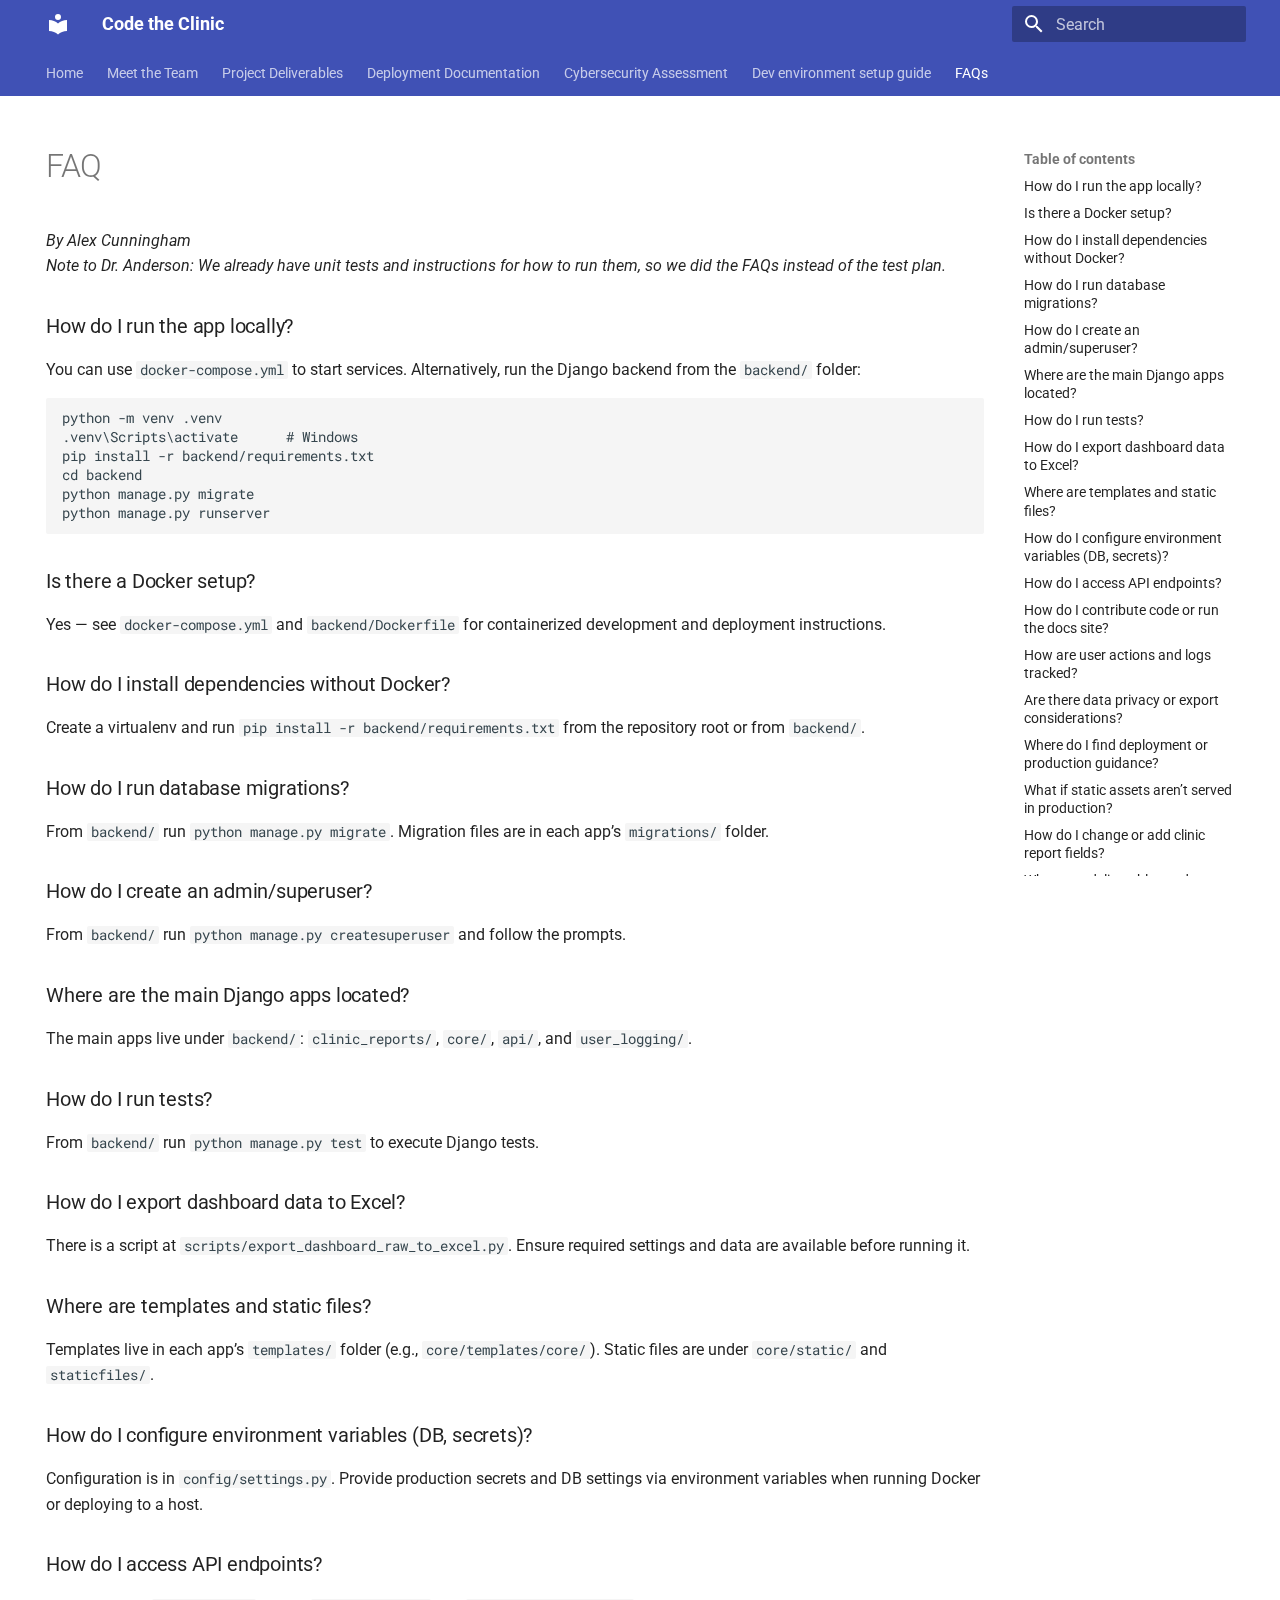
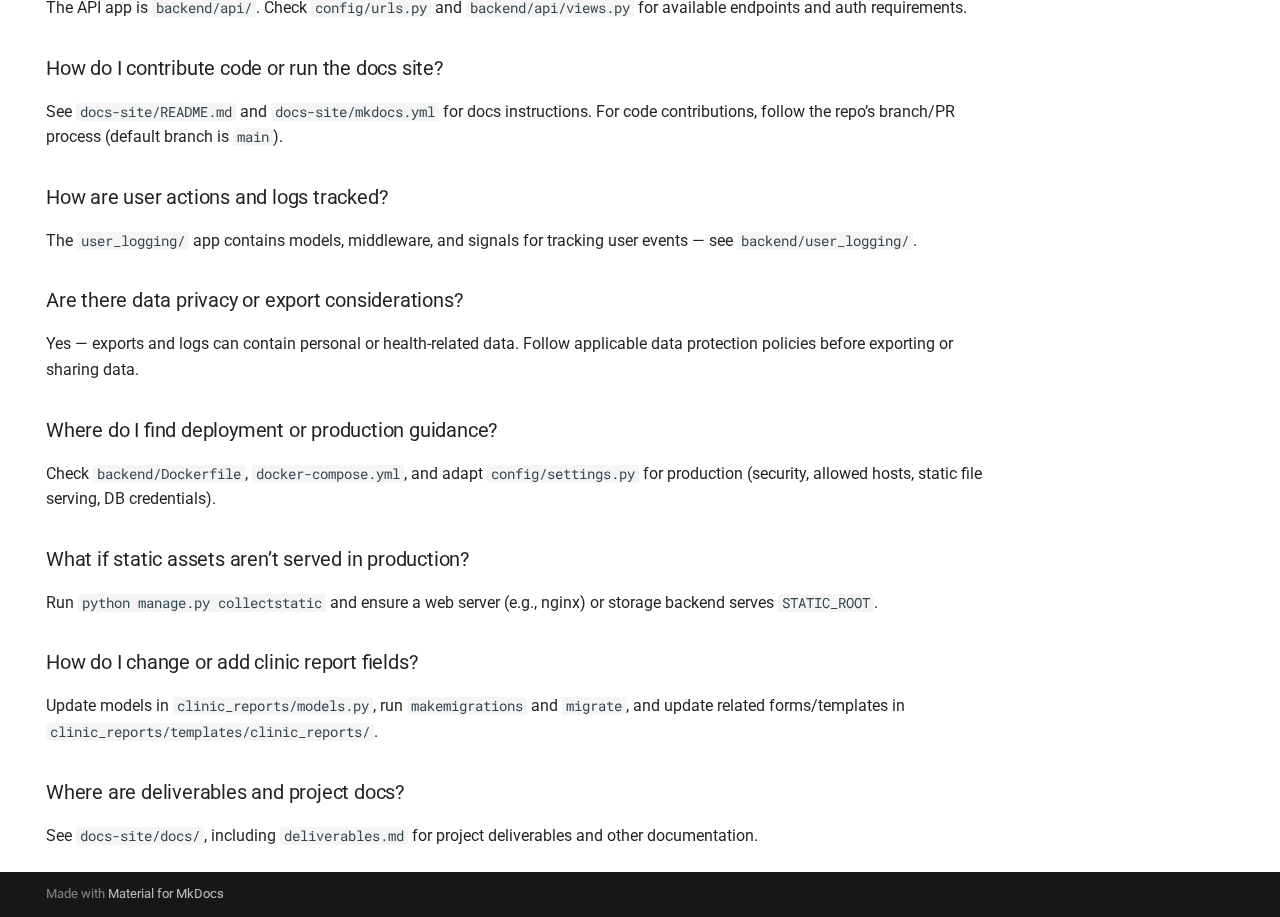
<file: FAQ/index.html>
<!doctype html>
<html lang="en" class="no-js">
  <head>
    
      <meta charset="utf-8">
      <meta name="viewport" content="width=device-width,initial-scale=1">
      
      
      
      
        <link rel="prev" href="../README_copy/">
      
      
      
        
      
      
      <link rel="icon" href="../assets/images/favicon.png">
      <meta name="generator" content="mkdocs-1.6.1, mkdocs-material-9.7.6">
    
    
      
        <title>FAQs - Code the Clinic</title>
      
    
    
      <link rel="stylesheet" href="../assets/stylesheets/main.484c7ddc.min.css">
      
        
        <link rel="stylesheet" href="../assets/stylesheets/palette.ab4e12ef.min.css">
      
      


    
    
      
    
    
      
        
        
        <link rel="preconnect" href="https://fonts.gstatic.com" crossorigin>
        <link rel="stylesheet" href="https://fonts.googleapis.com/css?family=Roboto:300,300i,400,400i,700,700i%7CRoboto+Mono:400,400i,700,700i&display=fallback">
        <style>:root{--md-text-font:"Roboto";--md-code-font:"Roboto Mono"}</style>
      
    
    
      <link rel="stylesheet" href="../stylesheets/photos.css">
    
    <script>__md_scope=new URL("..",location),__md_hash=e=>[...e].reduce(((e,_)=>(e<<5)-e+_.charCodeAt(0)),0),__md_get=(e,_=localStorage,t=__md_scope)=>JSON.parse(_.getItem(t.pathname+"."+e)),__md_set=(e,_,t=localStorage,a=__md_scope)=>{try{t.setItem(a.pathname+"."+e,JSON.stringify(_))}catch(e){}}</script>
    
      

    
    
  </head>
  
  
    
    
    
    
    
    <body dir="ltr" data-md-color-scheme="default" data-md-color-primary="indigo" data-md-color-accent="blue">
  
    
    <input class="md-toggle" data-md-toggle="drawer" type="checkbox" id="__drawer" autocomplete="off">
    <input class="md-toggle" data-md-toggle="search" type="checkbox" id="__search" autocomplete="off">
    <label class="md-overlay" for="__drawer"></label>
    <div data-md-component="skip">
      
        
        <a href="#faq" class="md-skip">
          Skip to content
        </a>
      
    </div>
    <div data-md-component="announce">
      
    </div>
    
    
      

<header class="md-header" data-md-component="header">
  <nav class="md-header__inner md-grid" aria-label="Header">
    <a href=".." title="Code the Clinic" class="md-header__button md-logo" aria-label="Code the Clinic" data-md-component="logo">
      
  
  <svg xmlns="http://www.w3.org/2000/svg" viewBox="0 0 24 24"><path d="M12 8a3 3 0 0 0 3-3 3 3 0 0 0-3-3 3 3 0 0 0-3 3 3 3 0 0 0 3 3m0 3.54C9.64 9.35 6.5 8 3 8v11c3.5 0 6.64 1.35 9 3.54 2.36-2.19 5.5-3.54 9-3.54V8c-3.5 0-6.64 1.35-9 3.54"/></svg>

    </a>
    <label class="md-header__button md-icon" for="__drawer">
      
      <svg xmlns="http://www.w3.org/2000/svg" viewBox="0 0 24 24"><path d="M3 6h18v2H3zm0 5h18v2H3zm0 5h18v2H3z"/></svg>
    </label>
    <div class="md-header__title" data-md-component="header-title">
      <div class="md-header__ellipsis">
        <div class="md-header__topic">
          <span class="md-ellipsis">
            Code the Clinic
          </span>
        </div>
        <div class="md-header__topic" data-md-component="header-topic">
          <span class="md-ellipsis">
            
              FAQs
            
          </span>
        </div>
      </div>
    </div>
    
      
    
    
    
    
      
      
        <label class="md-header__button md-icon" for="__search">
          
          <svg xmlns="http://www.w3.org/2000/svg" viewBox="0 0 24 24"><path d="M9.5 3A6.5 6.5 0 0 1 16 9.5c0 1.61-.59 3.09-1.56 4.23l.27.27h.79l5 5-1.5 1.5-5-5v-.79l-.27-.27A6.52 6.52 0 0 1 9.5 16 6.5 6.5 0 0 1 3 9.5 6.5 6.5 0 0 1 9.5 3m0 2C7 5 5 7 5 9.5S7 14 9.5 14 14 12 14 9.5 12 5 9.5 5"/></svg>
        </label>
        <div class="md-search" data-md-component="search" role="dialog">
  <label class="md-search__overlay" for="__search"></label>
  <div class="md-search__inner" role="search">
    <form class="md-search__form" name="search">
      <input type="text" class="md-search__input" name="query" aria-label="Search" placeholder="Search" autocapitalize="off" autocorrect="off" autocomplete="off" spellcheck="false" data-md-component="search-query" required>
      <label class="md-search__icon md-icon" for="__search">
        
        <svg xmlns="http://www.w3.org/2000/svg" viewBox="0 0 24 24"><path d="M9.5 3A6.5 6.5 0 0 1 16 9.5c0 1.61-.59 3.09-1.56 4.23l.27.27h.79l5 5-1.5 1.5-5-5v-.79l-.27-.27A6.52 6.52 0 0 1 9.5 16 6.5 6.5 0 0 1 3 9.5 6.5 6.5 0 0 1 9.5 3m0 2C7 5 5 7 5 9.5S7 14 9.5 14 14 12 14 9.5 12 5 9.5 5"/></svg>
        
        <svg xmlns="http://www.w3.org/2000/svg" viewBox="0 0 24 24"><path d="M20 11v2H8l5.5 5.5-1.42 1.42L4.16 12l7.92-7.92L13.5 5.5 8 11z"/></svg>
      </label>
      <nav class="md-search__options" aria-label="Search">
        
        <button type="reset" class="md-search__icon md-icon" title="Clear" aria-label="Clear" tabindex="-1">
          
          <svg xmlns="http://www.w3.org/2000/svg" viewBox="0 0 24 24"><path d="M19 6.41 17.59 5 12 10.59 6.41 5 5 6.41 10.59 12 5 17.59 6.41 19 12 13.41 17.59 19 19 17.59 13.41 12z"/></svg>
        </button>
      </nav>
      
    </form>
    <div class="md-search__output">
      <div class="md-search__scrollwrap" tabindex="0" data-md-scrollfix>
        <div class="md-search-result" data-md-component="search-result">
          <div class="md-search-result__meta">
            Initializing search
          </div>
          <ol class="md-search-result__list" role="presentation"></ol>
        </div>
      </div>
    </div>
  </div>
</div>
      
    
    
  </nav>
  
</header>
    
    <div class="md-container" data-md-component="container">
      
      
        
          
            
<nav class="md-tabs" aria-label="Tabs" data-md-component="tabs">
  <div class="md-grid">
    <ul class="md-tabs__list">
      
        
  
  
  
  
    <li class="md-tabs__item">
      <a href=".." class="md-tabs__link">
        
  
  
    
  
  Home

      </a>
    </li>
  

      
        
  
  
  
  
    <li class="md-tabs__item">
      <a href="../team/" class="md-tabs__link">
        
  
  
    
  
  Meet the Team

      </a>
    </li>
  

      
        
  
  
  
  
    <li class="md-tabs__item">
      <a href="../deliverables/" class="md-tabs__link">
        
  
  
    
  
  Project Deliverables

      </a>
    </li>
  

      
        
  
  
  
  
    <li class="md-tabs__item">
      <a href="../deployment-docs/" class="md-tabs__link">
        
  
  
    
  
  Deployment Documentation

      </a>
    </li>
  

      
        
  
  
  
  
    <li class="md-tabs__item">
      <a href="../cyber-assessment/" class="md-tabs__link">
        
  
  
    
  
  Cybersecurity Assessment

      </a>
    </li>
  

      
        
  
  
  
  
    <li class="md-tabs__item">
      <a href="../README_copy/" class="md-tabs__link">
        
  
  
    
  
  Dev environment setup guide

      </a>
    </li>
  

      
        
  
  
  
    
  
  
    <li class="md-tabs__item md-tabs__item--active">
      <a href="./" class="md-tabs__link">
        
  
  
    
  
  FAQs

      </a>
    </li>
  

      
    </ul>
  </div>
</nav>
          
        
      
      <main class="md-main" data-md-component="main">
        <div class="md-main__inner md-grid">
          
            
              
                
              
              <div class="md-sidebar md-sidebar--primary" data-md-component="sidebar" data-md-type="navigation" hidden>
                <div class="md-sidebar__scrollwrap">
                  <div class="md-sidebar__inner">
                    


  


<nav class="md-nav md-nav--primary md-nav--lifted" aria-label="Navigation" data-md-level="0">
  <label class="md-nav__title" for="__drawer">
    <a href=".." title="Code the Clinic" class="md-nav__button md-logo" aria-label="Code the Clinic" data-md-component="logo">
      
  
  <svg xmlns="http://www.w3.org/2000/svg" viewBox="0 0 24 24"><path d="M12 8a3 3 0 0 0 3-3 3 3 0 0 0-3-3 3 3 0 0 0-3 3 3 3 0 0 0 3 3m0 3.54C9.64 9.35 6.5 8 3 8v11c3.5 0 6.64 1.35 9 3.54 2.36-2.19 5.5-3.54 9-3.54V8c-3.5 0-6.64 1.35-9 3.54"/></svg>

    </a>
    Code the Clinic
  </label>
  
  <ul class="md-nav__list" data-md-scrollfix>
    
      
      
  
  
  
  
    <li class="md-nav__item">
      <a href=".." class="md-nav__link">
        
  
  
  <span class="md-ellipsis">
    
  
    Home
  

    
  </span>
  
  

      </a>
    </li>
  

    
      
      
  
  
  
  
    <li class="md-nav__item">
      <a href="../team/" class="md-nav__link">
        
  
  
  <span class="md-ellipsis">
    
  
    Meet the Team
  

    
  </span>
  
  

      </a>
    </li>
  

    
      
      
  
  
  
  
    <li class="md-nav__item">
      <a href="../deliverables/" class="md-nav__link">
        
  
  
  <span class="md-ellipsis">
    
  
    Project Deliverables
  

    
  </span>
  
  

      </a>
    </li>
  

    
      
      
  
  
  
  
    <li class="md-nav__item">
      <a href="../deployment-docs/" class="md-nav__link">
        
  
  
  <span class="md-ellipsis">
    
  
    Deployment Documentation
  

    
  </span>
  
  

      </a>
    </li>
  

    
      
      
  
  
  
  
    <li class="md-nav__item">
      <a href="../cyber-assessment/" class="md-nav__link">
        
  
  
  <span class="md-ellipsis">
    
  
    Cybersecurity Assessment
  

    
  </span>
  
  

      </a>
    </li>
  

    
      
      
  
  
  
  
    <li class="md-nav__item">
      <a href="../README_copy/" class="md-nav__link">
        
  
  
  <span class="md-ellipsis">
    
  
    Dev environment setup guide
  

    
  </span>
  
  

      </a>
    </li>
  

    
      
      
  
  
    
  
  
  
    <li class="md-nav__item md-nav__item--active">
      
      <input class="md-nav__toggle md-toggle" type="checkbox" id="__toc">
      
      
        
      
      
        <label class="md-nav__link md-nav__link--active" for="__toc">
          
  
  
  <span class="md-ellipsis">
    
  
    FAQs
  

    
  </span>
  
  

          <span class="md-nav__icon md-icon"></span>
        </label>
      
      <a href="./" class="md-nav__link md-nav__link--active">
        
  
  
  <span class="md-ellipsis">
    
  
    FAQs
  

    
  </span>
  
  

      </a>
      
        

<nav class="md-nav md-nav--secondary" aria-label="Table of contents">
  
  
  
    
  
  
    <label class="md-nav__title" for="__toc">
      <span class="md-nav__icon md-icon"></span>
      Table of contents
    </label>
    <ul class="md-nav__list" data-md-component="toc" data-md-scrollfix>
      
        <li class="md-nav__item">
  <a href="#how-do-i-run-the-app-locally" class="md-nav__link">
    <span class="md-ellipsis">
      
        How do I run the app locally?
      
    </span>
  </a>
  
</li>
      
        <li class="md-nav__item">
  <a href="#is-there-a-docker-setup" class="md-nav__link">
    <span class="md-ellipsis">
      
        Is there a Docker setup?
      
    </span>
  </a>
  
</li>
      
        <li class="md-nav__item">
  <a href="#how-do-i-install-dependencies-without-docker" class="md-nav__link">
    <span class="md-ellipsis">
      
        How do I install dependencies without Docker?
      
    </span>
  </a>
  
</li>
      
        <li class="md-nav__item">
  <a href="#how-do-i-run-database-migrations" class="md-nav__link">
    <span class="md-ellipsis">
      
        How do I run database migrations?
      
    </span>
  </a>
  
</li>
      
        <li class="md-nav__item">
  <a href="#how-do-i-create-an-adminsuperuser" class="md-nav__link">
    <span class="md-ellipsis">
      
        How do I create an admin/superuser?
      
    </span>
  </a>
  
</li>
      
        <li class="md-nav__item">
  <a href="#where-are-the-main-django-apps-located" class="md-nav__link">
    <span class="md-ellipsis">
      
        Where are the main Django apps located?
      
    </span>
  </a>
  
</li>
      
        <li class="md-nav__item">
  <a href="#how-do-i-run-tests" class="md-nav__link">
    <span class="md-ellipsis">
      
        How do I run tests?
      
    </span>
  </a>
  
</li>
      
        <li class="md-nav__item">
  <a href="#how-do-i-export-dashboard-data-to-excel" class="md-nav__link">
    <span class="md-ellipsis">
      
        How do I export dashboard data to Excel?
      
    </span>
  </a>
  
</li>
      
        <li class="md-nav__item">
  <a href="#where-are-templates-and-static-files" class="md-nav__link">
    <span class="md-ellipsis">
      
        Where are templates and static files?
      
    </span>
  </a>
  
</li>
      
        <li class="md-nav__item">
  <a href="#how-do-i-configure-environment-variables-db-secrets" class="md-nav__link">
    <span class="md-ellipsis">
      
        How do I configure environment variables (DB, secrets)?
      
    </span>
  </a>
  
</li>
      
        <li class="md-nav__item">
  <a href="#how-do-i-access-api-endpoints" class="md-nav__link">
    <span class="md-ellipsis">
      
        How do I access API endpoints?
      
    </span>
  </a>
  
</li>
      
        <li class="md-nav__item">
  <a href="#how-do-i-contribute-code-or-run-the-docs-site" class="md-nav__link">
    <span class="md-ellipsis">
      
        How do I contribute code or run the docs site?
      
    </span>
  </a>
  
</li>
      
        <li class="md-nav__item">
  <a href="#how-are-user-actions-and-logs-tracked" class="md-nav__link">
    <span class="md-ellipsis">
      
        How are user actions and logs tracked?
      
    </span>
  </a>
  
</li>
      
        <li class="md-nav__item">
  <a href="#are-there-data-privacy-or-export-considerations" class="md-nav__link">
    <span class="md-ellipsis">
      
        Are there data privacy or export considerations?
      
    </span>
  </a>
  
</li>
      
        <li class="md-nav__item">
  <a href="#where-do-i-find-deployment-or-production-guidance" class="md-nav__link">
    <span class="md-ellipsis">
      
        Where do I find deployment or production guidance?
      
    </span>
  </a>
  
</li>
      
        <li class="md-nav__item">
  <a href="#what-if-static-assets-arent-served-in-production" class="md-nav__link">
    <span class="md-ellipsis">
      
        What if static assets aren’t served in production?
      
    </span>
  </a>
  
</li>
      
        <li class="md-nav__item">
  <a href="#how-do-i-change-or-add-clinic-report-fields" class="md-nav__link">
    <span class="md-ellipsis">
      
        How do I change or add clinic report fields?
      
    </span>
  </a>
  
</li>
      
        <li class="md-nav__item">
  <a href="#where-are-deliverables-and-project-docs" class="md-nav__link">
    <span class="md-ellipsis">
      
        Where are deliverables and project docs?
      
    </span>
  </a>
  
</li>
      
    </ul>
  
</nav>
      
    </li>
  

    
  </ul>
</nav>
                  </div>
                </div>
              </div>
            
            
              
                
              
              <div class="md-sidebar md-sidebar--secondary" data-md-component="sidebar" data-md-type="toc" >
                <div class="md-sidebar__scrollwrap">
                  <div class="md-sidebar__inner">
                    

<nav class="md-nav md-nav--secondary" aria-label="Table of contents">
  
  
  
    
  
  
    <label class="md-nav__title" for="__toc">
      <span class="md-nav__icon md-icon"></span>
      Table of contents
    </label>
    <ul class="md-nav__list" data-md-component="toc" data-md-scrollfix>
      
        <li class="md-nav__item">
  <a href="#how-do-i-run-the-app-locally" class="md-nav__link">
    <span class="md-ellipsis">
      
        How do I run the app locally?
      
    </span>
  </a>
  
</li>
      
        <li class="md-nav__item">
  <a href="#is-there-a-docker-setup" class="md-nav__link">
    <span class="md-ellipsis">
      
        Is there a Docker setup?
      
    </span>
  </a>
  
</li>
      
        <li class="md-nav__item">
  <a href="#how-do-i-install-dependencies-without-docker" class="md-nav__link">
    <span class="md-ellipsis">
      
        How do I install dependencies without Docker?
      
    </span>
  </a>
  
</li>
      
        <li class="md-nav__item">
  <a href="#how-do-i-run-database-migrations" class="md-nav__link">
    <span class="md-ellipsis">
      
        How do I run database migrations?
      
    </span>
  </a>
  
</li>
      
        <li class="md-nav__item">
  <a href="#how-do-i-create-an-adminsuperuser" class="md-nav__link">
    <span class="md-ellipsis">
      
        How do I create an admin/superuser?
      
    </span>
  </a>
  
</li>
      
        <li class="md-nav__item">
  <a href="#where-are-the-main-django-apps-located" class="md-nav__link">
    <span class="md-ellipsis">
      
        Where are the main Django apps located?
      
    </span>
  </a>
  
</li>
      
        <li class="md-nav__item">
  <a href="#how-do-i-run-tests" class="md-nav__link">
    <span class="md-ellipsis">
      
        How do I run tests?
      
    </span>
  </a>
  
</li>
      
        <li class="md-nav__item">
  <a href="#how-do-i-export-dashboard-data-to-excel" class="md-nav__link">
    <span class="md-ellipsis">
      
        How do I export dashboard data to Excel?
      
    </span>
  </a>
  
</li>
      
        <li class="md-nav__item">
  <a href="#where-are-templates-and-static-files" class="md-nav__link">
    <span class="md-ellipsis">
      
        Where are templates and static files?
      
    </span>
  </a>
  
</li>
      
        <li class="md-nav__item">
  <a href="#how-do-i-configure-environment-variables-db-secrets" class="md-nav__link">
    <span class="md-ellipsis">
      
        How do I configure environment variables (DB, secrets)?
      
    </span>
  </a>
  
</li>
      
        <li class="md-nav__item">
  <a href="#how-do-i-access-api-endpoints" class="md-nav__link">
    <span class="md-ellipsis">
      
        How do I access API endpoints?
      
    </span>
  </a>
  
</li>
      
        <li class="md-nav__item">
  <a href="#how-do-i-contribute-code-or-run-the-docs-site" class="md-nav__link">
    <span class="md-ellipsis">
      
        How do I contribute code or run the docs site?
      
    </span>
  </a>
  
</li>
      
        <li class="md-nav__item">
  <a href="#how-are-user-actions-and-logs-tracked" class="md-nav__link">
    <span class="md-ellipsis">
      
        How are user actions and logs tracked?
      
    </span>
  </a>
  
</li>
      
        <li class="md-nav__item">
  <a href="#are-there-data-privacy-or-export-considerations" class="md-nav__link">
    <span class="md-ellipsis">
      
        Are there data privacy or export considerations?
      
    </span>
  </a>
  
</li>
      
        <li class="md-nav__item">
  <a href="#where-do-i-find-deployment-or-production-guidance" class="md-nav__link">
    <span class="md-ellipsis">
      
        Where do I find deployment or production guidance?
      
    </span>
  </a>
  
</li>
      
        <li class="md-nav__item">
  <a href="#what-if-static-assets-arent-served-in-production" class="md-nav__link">
    <span class="md-ellipsis">
      
        What if static assets aren’t served in production?
      
    </span>
  </a>
  
</li>
      
        <li class="md-nav__item">
  <a href="#how-do-i-change-or-add-clinic-report-fields" class="md-nav__link">
    <span class="md-ellipsis">
      
        How do I change or add clinic report fields?
      
    </span>
  </a>
  
</li>
      
        <li class="md-nav__item">
  <a href="#where-are-deliverables-and-project-docs" class="md-nav__link">
    <span class="md-ellipsis">
      
        Where are deliverables and project docs?
      
    </span>
  </a>
  
</li>
      
    </ul>
  
</nav>
                  </div>
                </div>
              </div>
            
          
          
            <div class="md-content" data-md-component="content">
              
              <article class="md-content__inner md-typeset">
                
                  
  




<h1 id="faq">FAQ</h1>
<p><em>By Alex Cunningham</em> <br>
<em>Note to Dr. Anderson: We already have unit tests and instructions for how to run them, so we did the FAQs instead of the test plan.</em></p>
<h3 id="how-do-i-run-the-app-locally">How do I run the app locally?</h3>
<p>You can use <code>docker-compose.yml</code> to start services. Alternatively, run the Django backend from the <code>backend/</code> folder:</p>
<pre><code class="language-bash">python -m venv .venv
.venv\Scripts\activate      # Windows
pip install -r backend/requirements.txt
cd backend
python manage.py migrate
python manage.py runserver
</code></pre>
<h3 id="is-there-a-docker-setup">Is there a Docker setup?</h3>
<p>Yes — see <code>docker-compose.yml</code> and <code>backend/Dockerfile</code> for containerized development and deployment instructions.</p>
<h3 id="how-do-i-install-dependencies-without-docker">How do I install dependencies without Docker?</h3>
<p>Create a virtualenv and run <code>pip install -r backend/requirements.txt</code> from the repository root or from <code>backend/</code>.</p>
<h3 id="how-do-i-run-database-migrations">How do I run database migrations?</h3>
<p>From <code>backend/</code> run <code>python manage.py migrate</code>. Migration files are in each app’s <code>migrations/</code> folder.</p>
<h3 id="how-do-i-create-an-adminsuperuser">How do I create an admin/superuser?</h3>
<p>From <code>backend/</code> run <code>python manage.py createsuperuser</code> and follow the prompts.</p>
<h3 id="where-are-the-main-django-apps-located">Where are the main Django apps located?</h3>
<p>The main apps live under <code>backend/</code>: <code>clinic_reports/</code>, <code>core/</code>, <code>api/</code>, and <code>user_logging/</code>.</p>
<h3 id="how-do-i-run-tests">How do I run tests?</h3>
<p>From <code>backend/</code> run <code>python manage.py test</code> to execute Django tests.</p>
<h3 id="how-do-i-export-dashboard-data-to-excel">How do I export dashboard data to Excel?</h3>
<p>There is a script at <code>scripts/export_dashboard_raw_to_excel.py</code>. Ensure required settings and data are available before running it.</p>
<h3 id="where-are-templates-and-static-files">Where are templates and static files?</h3>
<p>Templates live in each app’s <code>templates/</code> folder (e.g., <code>core/templates/core/</code>). Static files are under <code>core/static/</code> and <code>staticfiles/</code>.</p>
<h3 id="how-do-i-configure-environment-variables-db-secrets">How do I configure environment variables (DB, secrets)?</h3>
<p>Configuration is in <code>config/settings.py</code>. Provide production secrets and DB settings via environment variables when running Docker or deploying to a host.</p>
<h3 id="how-do-i-access-api-endpoints">How do I access API endpoints?</h3>
<p>The API app is <code>backend/api/</code>. Check <code>config/urls.py</code> and <code>backend/api/views.py</code> for available endpoints and auth requirements.</p>
<h3 id="how-do-i-contribute-code-or-run-the-docs-site">How do I contribute code or run the docs site?</h3>
<p>See <code>docs-site/README.md</code> and <code>docs-site/mkdocs.yml</code> for docs instructions. For code contributions, follow the repo’s branch/PR process (default branch is <code>main</code>).</p>
<h3 id="how-are-user-actions-and-logs-tracked">How are user actions and logs tracked?</h3>
<p>The <code>user_logging/</code> app contains models, middleware, and signals for tracking user events — see <code>backend/user_logging/</code>.</p>
<h3 id="are-there-data-privacy-or-export-considerations">Are there data privacy or export considerations?</h3>
<p>Yes — exports and logs can contain personal or health-related data. Follow applicable data protection policies before exporting or sharing data.</p>
<h3 id="where-do-i-find-deployment-or-production-guidance">Where do I find deployment or production guidance?</h3>
<p>Check <code>backend/Dockerfile</code>, <code>docker-compose.yml</code>, and adapt <code>config/settings.py</code> for production (security, allowed hosts, static file serving, DB credentials).</p>
<h3 id="what-if-static-assets-arent-served-in-production">What if static assets aren’t served in production?</h3>
<p>Run <code>python manage.py collectstatic</code> and ensure a web server (e.g., nginx) or storage backend serves <code>STATIC_ROOT</code>.</p>
<h3 id="how-do-i-change-or-add-clinic-report-fields">How do I change or add clinic report fields?</h3>
<p>Update models in <code>clinic_reports/models.py</code>, run <code>makemigrations</code> and <code>migrate</code>, and update related forms/templates in <code>clinic_reports/templates/clinic_reports/</code>.</p>
<h3 id="where-are-deliverables-and-project-docs">Where are deliverables and project docs?</h3>
<p>See <code>docs-site/docs/</code>, including <code>deliverables.md</code> for project deliverables and other documentation.</p>







  
  




  



                
              </article>
            </div>
          
          
<script>var target=document.getElementById(location.hash.slice(1));target&&target.name&&(target.checked=target.name.startsWith("__tabbed_"))</script>
        </div>
        
      </main>
      
        <footer class="md-footer">
  
  <div class="md-footer-meta md-typeset">
    <div class="md-footer-meta__inner md-grid">
      <div class="md-copyright">
  
  
    Made with
    <a href="https://squidfunk.github.io/mkdocs-material/" target="_blank" rel="noopener">
      Material for MkDocs
    </a>
  
</div>
      
    </div>
  </div>
</footer>
      
    </div>
    <div class="md-dialog" data-md-component="dialog">
      <div class="md-dialog__inner md-typeset"></div>
    </div>
    
    
    
      
      
      <script id="__config" type="application/json">{"annotate": null, "base": "..", "features": ["navigation.tabs", "navigation.sections"], "search": "../assets/javascripts/workers/search.2c215733.min.js", "tags": null, "translations": {"clipboard.copied": "Copied to clipboard", "clipboard.copy": "Copy to clipboard", "search.result.more.one": "1 more on this page", "search.result.more.other": "# more on this page", "search.result.none": "No matching documents", "search.result.one": "1 matching document", "search.result.other": "# matching documents", "search.result.placeholder": "Type to start searching", "search.result.term.missing": "Missing", "select.version": "Select version"}, "version": null}</script>
    
    
      <script src="../assets/javascripts/bundle.79ae519e.min.js"></script>
      
    
  </body>
</html>
</file>
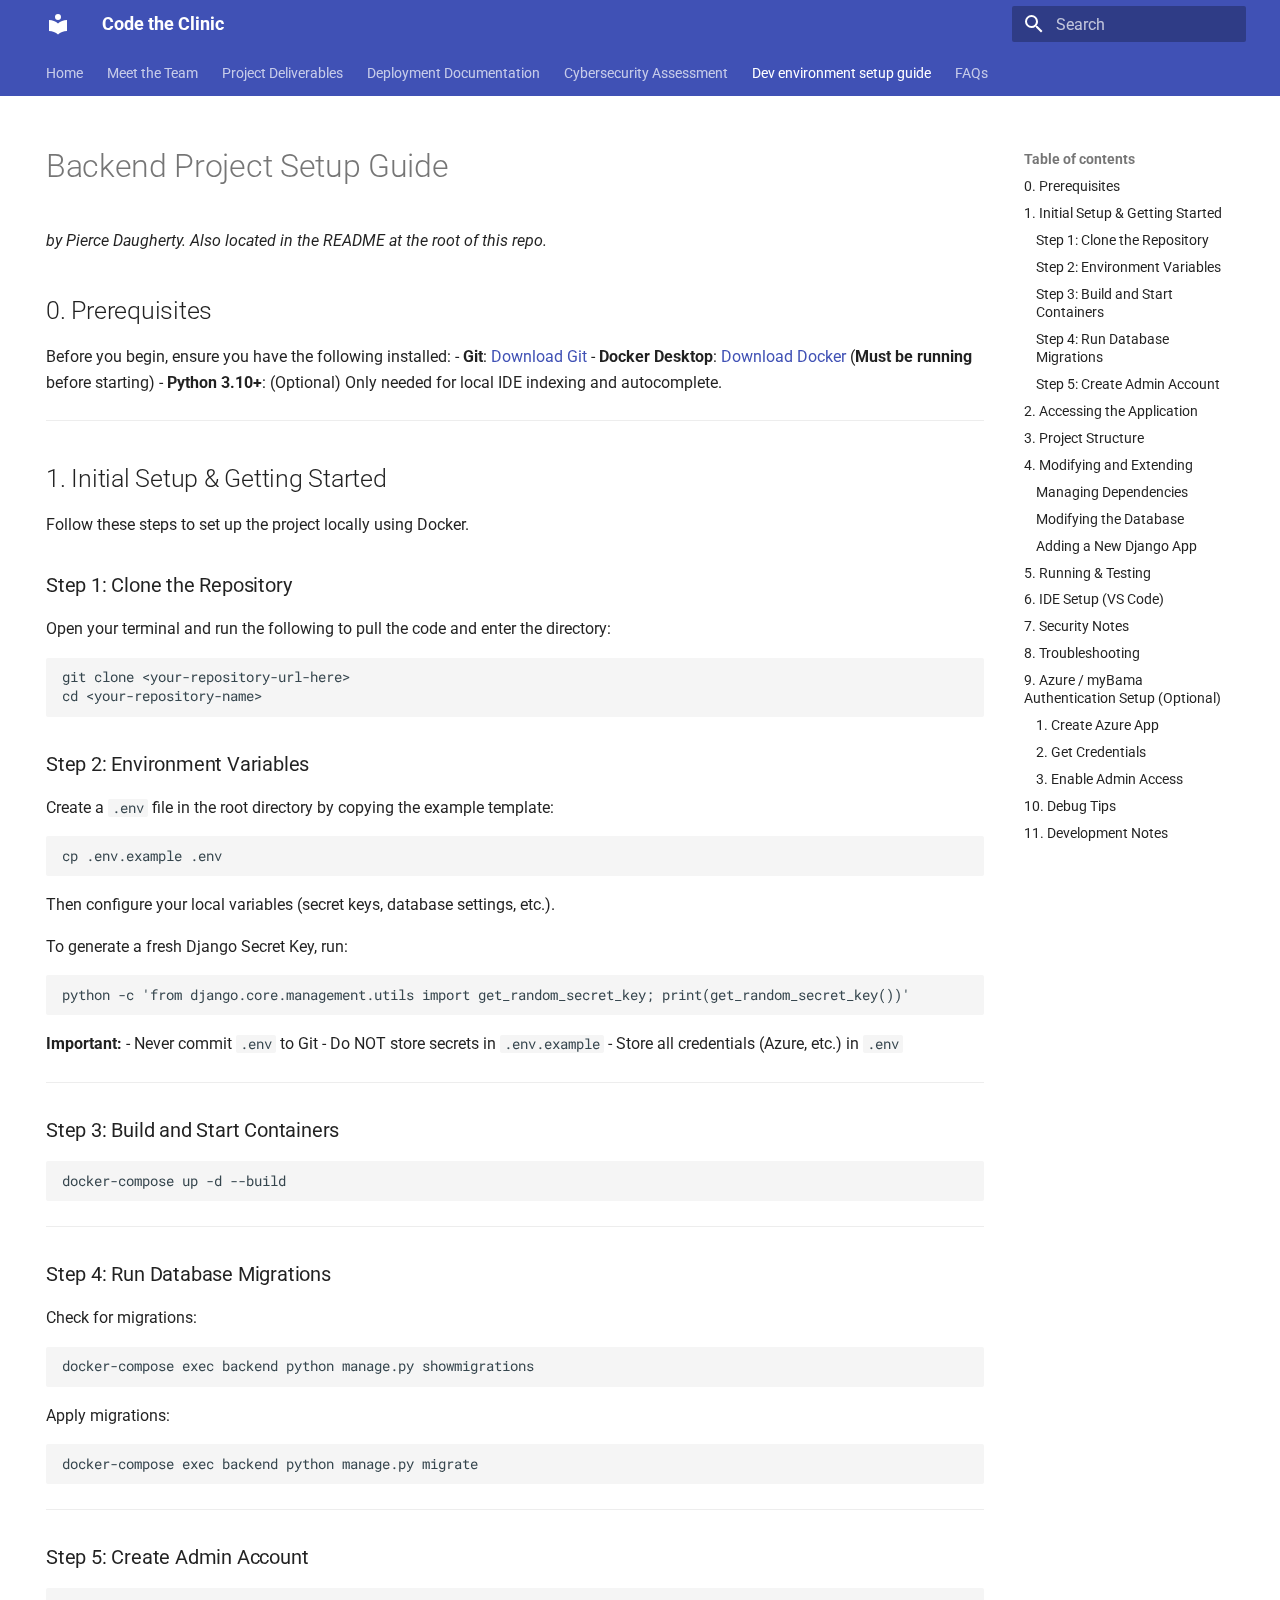
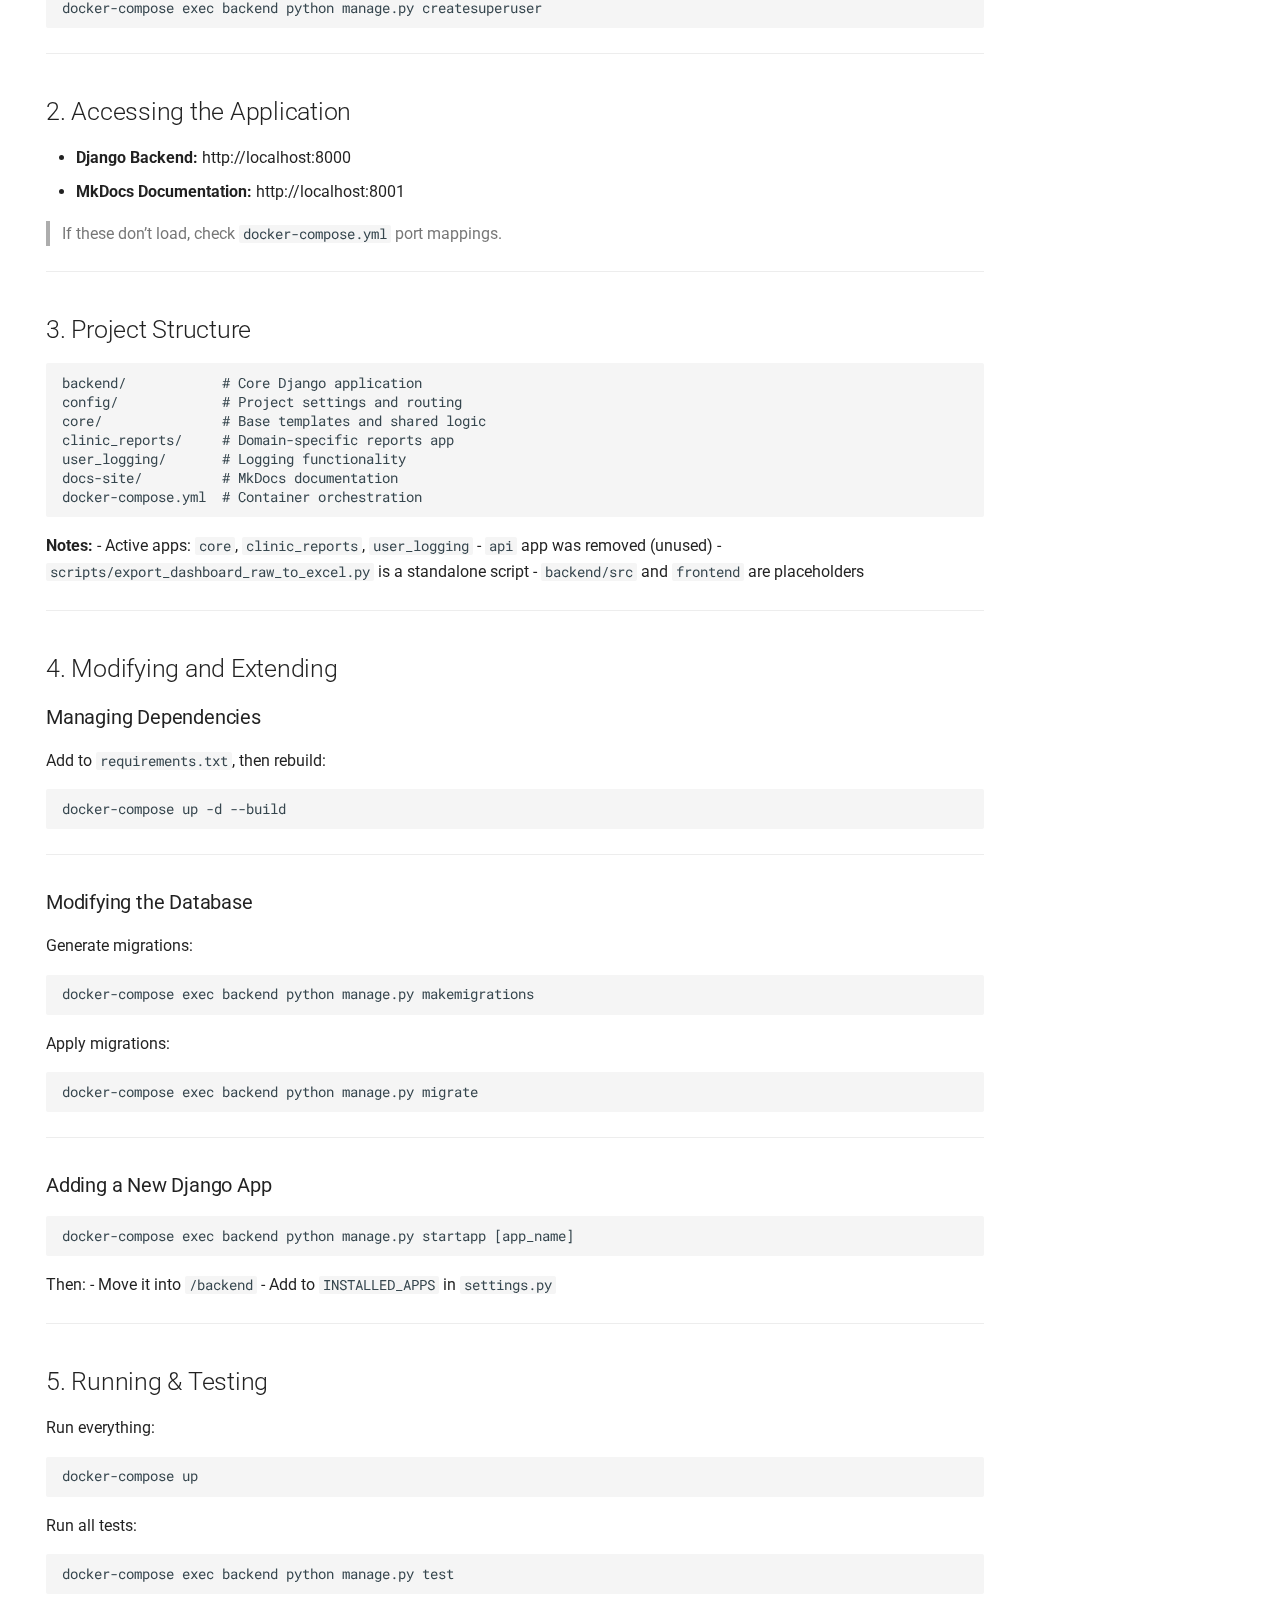
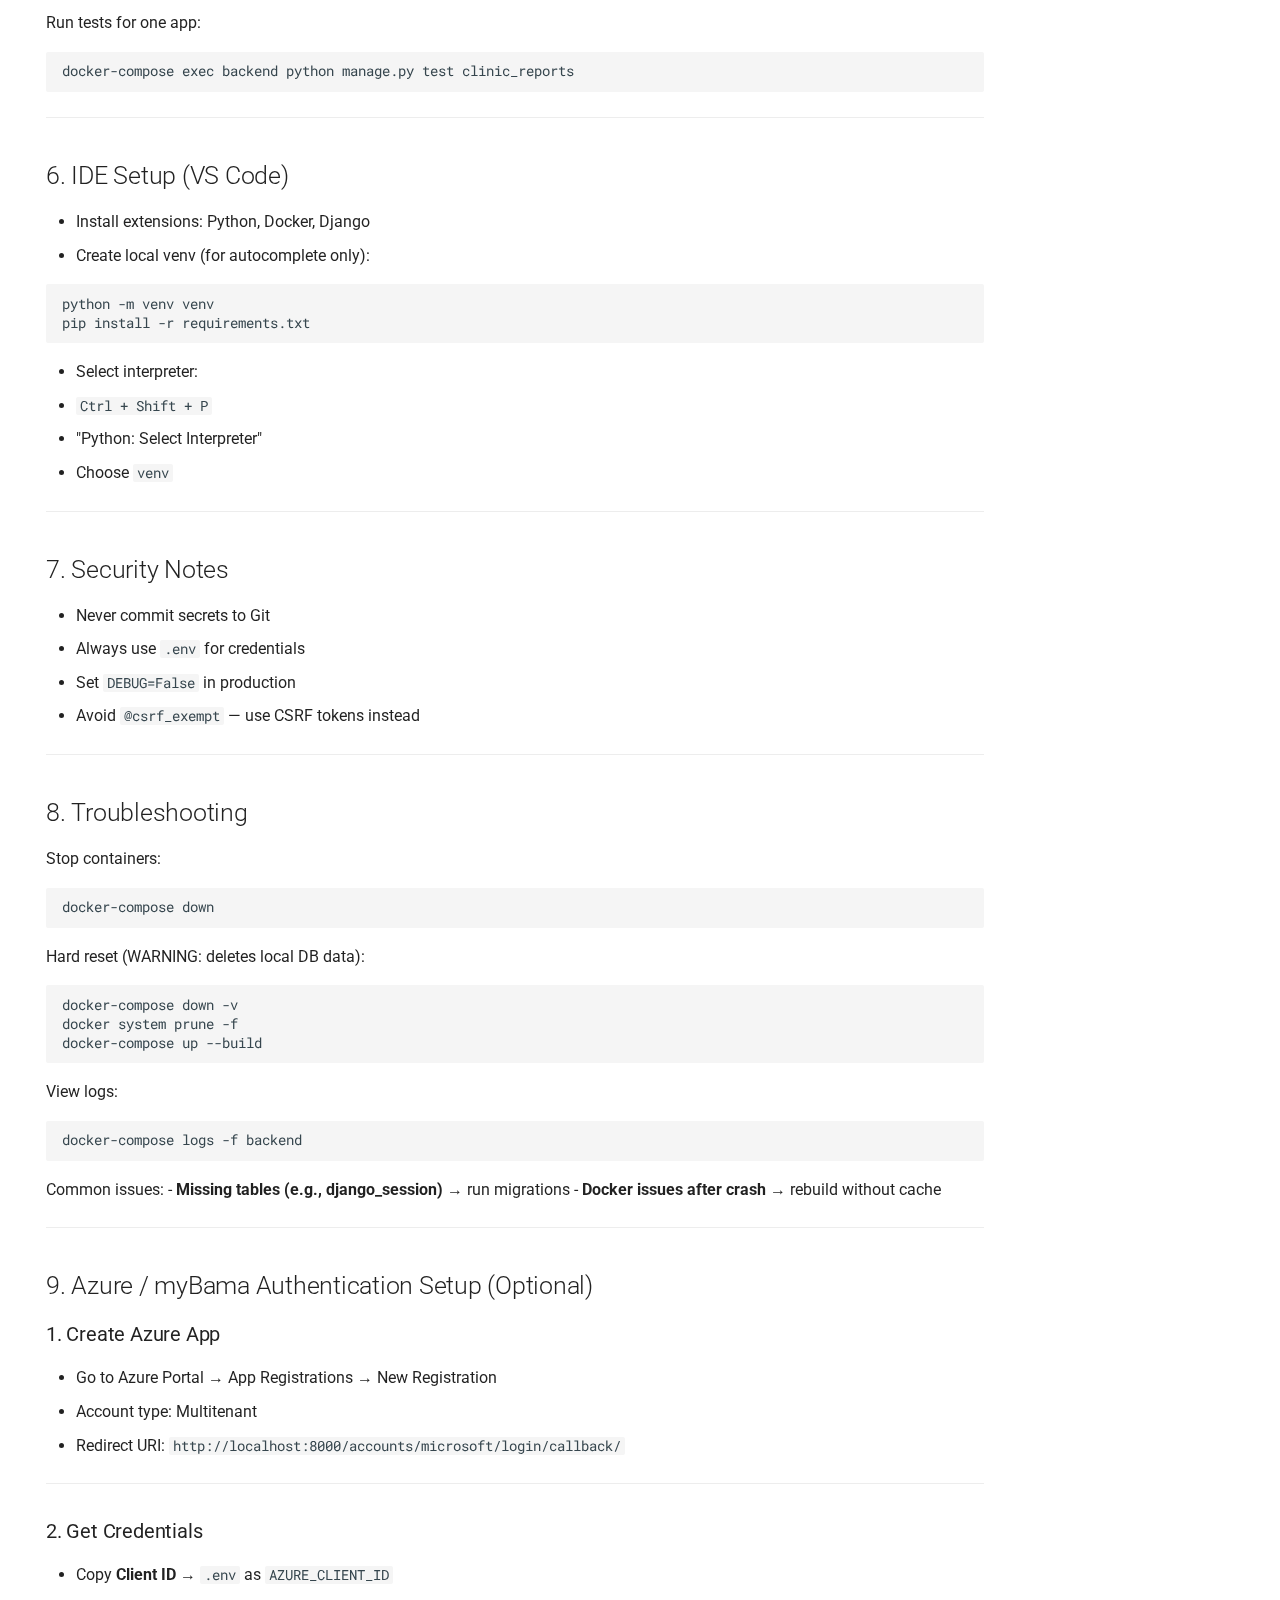
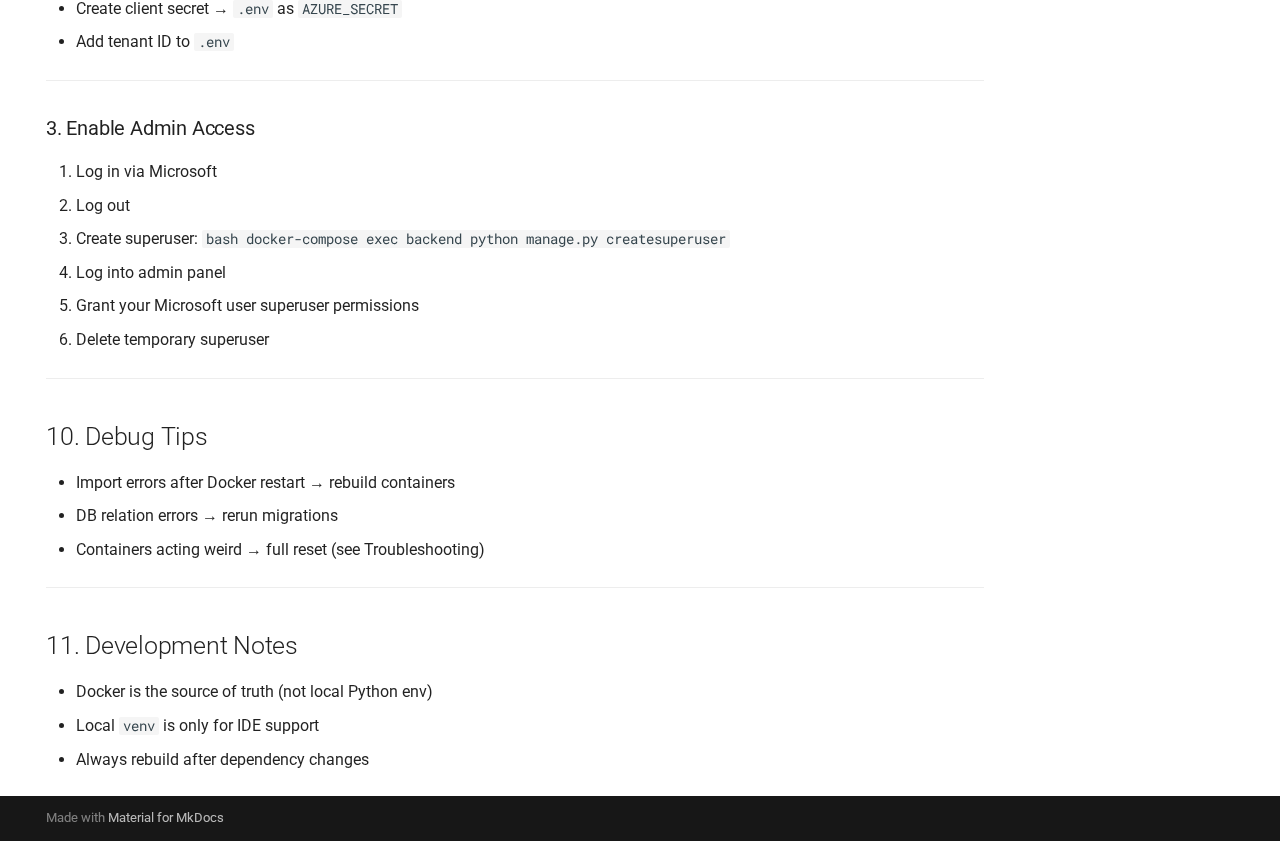
<file: README_copy/index.html>
<!doctype html>
<html lang="en" class="no-js">
  <head>
    
      <meta charset="utf-8">
      <meta name="viewport" content="width=device-width,initial-scale=1">
      
      
      
      
        <link rel="prev" href="../cyber-assessment/">
      
      
        <link rel="next" href="../FAQ/">
      
      
        
      
      
      <link rel="icon" href="../assets/images/favicon.png">
      <meta name="generator" content="mkdocs-1.6.1, mkdocs-material-9.7.6">
    
    
      
        <title>Dev environment setup guide - Code the Clinic</title>
      
    
    
      <link rel="stylesheet" href="../assets/stylesheets/main.484c7ddc.min.css">
      
        
        <link rel="stylesheet" href="../assets/stylesheets/palette.ab4e12ef.min.css">
      
      


    
    
      
    
    
      
        
        
        <link rel="preconnect" href="https://fonts.gstatic.com" crossorigin>
        <link rel="stylesheet" href="https://fonts.googleapis.com/css?family=Roboto:300,300i,400,400i,700,700i%7CRoboto+Mono:400,400i,700,700i&display=fallback">
        <style>:root{--md-text-font:"Roboto";--md-code-font:"Roboto Mono"}</style>
      
    
    
      <link rel="stylesheet" href="../stylesheets/photos.css">
    
    <script>__md_scope=new URL("..",location),__md_hash=e=>[...e].reduce(((e,_)=>(e<<5)-e+_.charCodeAt(0)),0),__md_get=(e,_=localStorage,t=__md_scope)=>JSON.parse(_.getItem(t.pathname+"."+e)),__md_set=(e,_,t=localStorage,a=__md_scope)=>{try{t.setItem(a.pathname+"."+e,JSON.stringify(_))}catch(e){}}</script>
    
      

    
    
  </head>
  
  
    
    
    
    
    
    <body dir="ltr" data-md-color-scheme="default" data-md-color-primary="indigo" data-md-color-accent="blue">
  
    
    <input class="md-toggle" data-md-toggle="drawer" type="checkbox" id="__drawer" autocomplete="off">
    <input class="md-toggle" data-md-toggle="search" type="checkbox" id="__search" autocomplete="off">
    <label class="md-overlay" for="__drawer"></label>
    <div data-md-component="skip">
      
        
        <a href="#backend-project-setup-guide" class="md-skip">
          Skip to content
        </a>
      
    </div>
    <div data-md-component="announce">
      
    </div>
    
    
      

<header class="md-header" data-md-component="header">
  <nav class="md-header__inner md-grid" aria-label="Header">
    <a href=".." title="Code the Clinic" class="md-header__button md-logo" aria-label="Code the Clinic" data-md-component="logo">
      
  
  <svg xmlns="http://www.w3.org/2000/svg" viewBox="0 0 24 24"><path d="M12 8a3 3 0 0 0 3-3 3 3 0 0 0-3-3 3 3 0 0 0-3 3 3 3 0 0 0 3 3m0 3.54C9.64 9.35 6.5 8 3 8v11c3.5 0 6.64 1.35 9 3.54 2.36-2.19 5.5-3.54 9-3.54V8c-3.5 0-6.64 1.35-9 3.54"/></svg>

    </a>
    <label class="md-header__button md-icon" for="__drawer">
      
      <svg xmlns="http://www.w3.org/2000/svg" viewBox="0 0 24 24"><path d="M3 6h18v2H3zm0 5h18v2H3zm0 5h18v2H3z"/></svg>
    </label>
    <div class="md-header__title" data-md-component="header-title">
      <div class="md-header__ellipsis">
        <div class="md-header__topic">
          <span class="md-ellipsis">
            Code the Clinic
          </span>
        </div>
        <div class="md-header__topic" data-md-component="header-topic">
          <span class="md-ellipsis">
            
              Dev environment setup guide
            
          </span>
        </div>
      </div>
    </div>
    
      
    
    
    
    
      
      
        <label class="md-header__button md-icon" for="__search">
          
          <svg xmlns="http://www.w3.org/2000/svg" viewBox="0 0 24 24"><path d="M9.5 3A6.5 6.5 0 0 1 16 9.5c0 1.61-.59 3.09-1.56 4.23l.27.27h.79l5 5-1.5 1.5-5-5v-.79l-.27-.27A6.52 6.52 0 0 1 9.5 16 6.5 6.5 0 0 1 3 9.5 6.5 6.5 0 0 1 9.5 3m0 2C7 5 5 7 5 9.5S7 14 9.5 14 14 12 14 9.5 12 5 9.5 5"/></svg>
        </label>
        <div class="md-search" data-md-component="search" role="dialog">
  <label class="md-search__overlay" for="__search"></label>
  <div class="md-search__inner" role="search">
    <form class="md-search__form" name="search">
      <input type="text" class="md-search__input" name="query" aria-label="Search" placeholder="Search" autocapitalize="off" autocorrect="off" autocomplete="off" spellcheck="false" data-md-component="search-query" required>
      <label class="md-search__icon md-icon" for="__search">
        
        <svg xmlns="http://www.w3.org/2000/svg" viewBox="0 0 24 24"><path d="M9.5 3A6.5 6.5 0 0 1 16 9.5c0 1.61-.59 3.09-1.56 4.23l.27.27h.79l5 5-1.5 1.5-5-5v-.79l-.27-.27A6.52 6.52 0 0 1 9.5 16 6.5 6.5 0 0 1 3 9.5 6.5 6.5 0 0 1 9.5 3m0 2C7 5 5 7 5 9.5S7 14 9.5 14 14 12 14 9.5 12 5 9.5 5"/></svg>
        
        <svg xmlns="http://www.w3.org/2000/svg" viewBox="0 0 24 24"><path d="M20 11v2H8l5.5 5.5-1.42 1.42L4.16 12l7.92-7.92L13.5 5.5 8 11z"/></svg>
      </label>
      <nav class="md-search__options" aria-label="Search">
        
        <button type="reset" class="md-search__icon md-icon" title="Clear" aria-label="Clear" tabindex="-1">
          
          <svg xmlns="http://www.w3.org/2000/svg" viewBox="0 0 24 24"><path d="M19 6.41 17.59 5 12 10.59 6.41 5 5 6.41 10.59 12 5 17.59 6.41 19 12 13.41 17.59 19 19 17.59 13.41 12z"/></svg>
        </button>
      </nav>
      
    </form>
    <div class="md-search__output">
      <div class="md-search__scrollwrap" tabindex="0" data-md-scrollfix>
        <div class="md-search-result" data-md-component="search-result">
          <div class="md-search-result__meta">
            Initializing search
          </div>
          <ol class="md-search-result__list" role="presentation"></ol>
        </div>
      </div>
    </div>
  </div>
</div>
      
    
    
  </nav>
  
</header>
    
    <div class="md-container" data-md-component="container">
      
      
        
          
            
<nav class="md-tabs" aria-label="Tabs" data-md-component="tabs">
  <div class="md-grid">
    <ul class="md-tabs__list">
      
        
  
  
  
  
    <li class="md-tabs__item">
      <a href=".." class="md-tabs__link">
        
  
  
    
  
  Home

      </a>
    </li>
  

      
        
  
  
  
  
    <li class="md-tabs__item">
      <a href="../team/" class="md-tabs__link">
        
  
  
    
  
  Meet the Team

      </a>
    </li>
  

      
        
  
  
  
  
    <li class="md-tabs__item">
      <a href="../deliverables/" class="md-tabs__link">
        
  
  
    
  
  Project Deliverables

      </a>
    </li>
  

      
        
  
  
  
  
    <li class="md-tabs__item">
      <a href="../deployment-docs/" class="md-tabs__link">
        
  
  
    
  
  Deployment Documentation

      </a>
    </li>
  

      
        
  
  
  
  
    <li class="md-tabs__item">
      <a href="../cyber-assessment/" class="md-tabs__link">
        
  
  
    
  
  Cybersecurity Assessment

      </a>
    </li>
  

      
        
  
  
  
    
  
  
    <li class="md-tabs__item md-tabs__item--active">
      <a href="./" class="md-tabs__link">
        
  
  
    
  
  Dev environment setup guide

      </a>
    </li>
  

      
        
  
  
  
  
    <li class="md-tabs__item">
      <a href="../FAQ/" class="md-tabs__link">
        
  
  
    
  
  FAQs

      </a>
    </li>
  

      
    </ul>
  </div>
</nav>
          
        
      
      <main class="md-main" data-md-component="main">
        <div class="md-main__inner md-grid">
          
            
              
                
              
              <div class="md-sidebar md-sidebar--primary" data-md-component="sidebar" data-md-type="navigation" hidden>
                <div class="md-sidebar__scrollwrap">
                  <div class="md-sidebar__inner">
                    


  


<nav class="md-nav md-nav--primary md-nav--lifted" aria-label="Navigation" data-md-level="0">
  <label class="md-nav__title" for="__drawer">
    <a href=".." title="Code the Clinic" class="md-nav__button md-logo" aria-label="Code the Clinic" data-md-component="logo">
      
  
  <svg xmlns="http://www.w3.org/2000/svg" viewBox="0 0 24 24"><path d="M12 8a3 3 0 0 0 3-3 3 3 0 0 0-3-3 3 3 0 0 0-3 3 3 3 0 0 0 3 3m0 3.54C9.64 9.35 6.5 8 3 8v11c3.5 0 6.64 1.35 9 3.54 2.36-2.19 5.5-3.54 9-3.54V8c-3.5 0-6.64 1.35-9 3.54"/></svg>

    </a>
    Code the Clinic
  </label>
  
  <ul class="md-nav__list" data-md-scrollfix>
    
      
      
  
  
  
  
    <li class="md-nav__item">
      <a href=".." class="md-nav__link">
        
  
  
  <span class="md-ellipsis">
    
  
    Home
  

    
  </span>
  
  

      </a>
    </li>
  

    
      
      
  
  
  
  
    <li class="md-nav__item">
      <a href="../team/" class="md-nav__link">
        
  
  
  <span class="md-ellipsis">
    
  
    Meet the Team
  

    
  </span>
  
  

      </a>
    </li>
  

    
      
      
  
  
  
  
    <li class="md-nav__item">
      <a href="../deliverables/" class="md-nav__link">
        
  
  
  <span class="md-ellipsis">
    
  
    Project Deliverables
  

    
  </span>
  
  

      </a>
    </li>
  

    
      
      
  
  
  
  
    <li class="md-nav__item">
      <a href="../deployment-docs/" class="md-nav__link">
        
  
  
  <span class="md-ellipsis">
    
  
    Deployment Documentation
  

    
  </span>
  
  

      </a>
    </li>
  

    
      
      
  
  
  
  
    <li class="md-nav__item">
      <a href="../cyber-assessment/" class="md-nav__link">
        
  
  
  <span class="md-ellipsis">
    
  
    Cybersecurity Assessment
  

    
  </span>
  
  

      </a>
    </li>
  

    
      
      
  
  
    
  
  
  
    <li class="md-nav__item md-nav__item--active">
      
      <input class="md-nav__toggle md-toggle" type="checkbox" id="__toc">
      
      
        
      
      
        <label class="md-nav__link md-nav__link--active" for="__toc">
          
  
  
  <span class="md-ellipsis">
    
  
    Dev environment setup guide
  

    
  </span>
  
  

          <span class="md-nav__icon md-icon"></span>
        </label>
      
      <a href="./" class="md-nav__link md-nav__link--active">
        
  
  
  <span class="md-ellipsis">
    
  
    Dev environment setup guide
  

    
  </span>
  
  

      </a>
      
        

<nav class="md-nav md-nav--secondary" aria-label="Table of contents">
  
  
  
    
  
  
    <label class="md-nav__title" for="__toc">
      <span class="md-nav__icon md-icon"></span>
      Table of contents
    </label>
    <ul class="md-nav__list" data-md-component="toc" data-md-scrollfix>
      
        <li class="md-nav__item">
  <a href="#0-prerequisites" class="md-nav__link">
    <span class="md-ellipsis">
      
        0. Prerequisites
      
    </span>
  </a>
  
</li>
      
        <li class="md-nav__item">
  <a href="#1-initial-setup-getting-started" class="md-nav__link">
    <span class="md-ellipsis">
      
        1. Initial Setup &amp; Getting Started
      
    </span>
  </a>
  
    <nav class="md-nav" aria-label="1. Initial Setup &amp; Getting Started">
      <ul class="md-nav__list">
        
          <li class="md-nav__item">
  <a href="#step-1-clone-the-repository" class="md-nav__link">
    <span class="md-ellipsis">
      
        Step 1: Clone the Repository
      
    </span>
  </a>
  
</li>
        
          <li class="md-nav__item">
  <a href="#step-2-environment-variables" class="md-nav__link">
    <span class="md-ellipsis">
      
        Step 2: Environment Variables
      
    </span>
  </a>
  
</li>
        
          <li class="md-nav__item">
  <a href="#step-3-build-and-start-containers" class="md-nav__link">
    <span class="md-ellipsis">
      
        Step 3: Build and Start Containers
      
    </span>
  </a>
  
</li>
        
          <li class="md-nav__item">
  <a href="#step-4-run-database-migrations" class="md-nav__link">
    <span class="md-ellipsis">
      
        Step 4: Run Database Migrations
      
    </span>
  </a>
  
</li>
        
          <li class="md-nav__item">
  <a href="#step-5-create-admin-account" class="md-nav__link">
    <span class="md-ellipsis">
      
        Step 5: Create Admin Account
      
    </span>
  </a>
  
</li>
        
      </ul>
    </nav>
  
</li>
      
        <li class="md-nav__item">
  <a href="#2-accessing-the-application" class="md-nav__link">
    <span class="md-ellipsis">
      
        2. Accessing the Application
      
    </span>
  </a>
  
</li>
      
        <li class="md-nav__item">
  <a href="#3-project-structure" class="md-nav__link">
    <span class="md-ellipsis">
      
        3. Project Structure
      
    </span>
  </a>
  
</li>
      
        <li class="md-nav__item">
  <a href="#4-modifying-and-extending" class="md-nav__link">
    <span class="md-ellipsis">
      
        4. Modifying and Extending
      
    </span>
  </a>
  
    <nav class="md-nav" aria-label="4. Modifying and Extending">
      <ul class="md-nav__list">
        
          <li class="md-nav__item">
  <a href="#managing-dependencies" class="md-nav__link">
    <span class="md-ellipsis">
      
        Managing Dependencies
      
    </span>
  </a>
  
</li>
        
          <li class="md-nav__item">
  <a href="#modifying-the-database" class="md-nav__link">
    <span class="md-ellipsis">
      
        Modifying the Database
      
    </span>
  </a>
  
</li>
        
          <li class="md-nav__item">
  <a href="#adding-a-new-django-app" class="md-nav__link">
    <span class="md-ellipsis">
      
        Adding a New Django App
      
    </span>
  </a>
  
</li>
        
      </ul>
    </nav>
  
</li>
      
        <li class="md-nav__item">
  <a href="#5-running-testing" class="md-nav__link">
    <span class="md-ellipsis">
      
        5. Running &amp; Testing
      
    </span>
  </a>
  
</li>
      
        <li class="md-nav__item">
  <a href="#6-ide-setup-vs-code" class="md-nav__link">
    <span class="md-ellipsis">
      
        6. IDE Setup (VS Code)
      
    </span>
  </a>
  
</li>
      
        <li class="md-nav__item">
  <a href="#7-security-notes" class="md-nav__link">
    <span class="md-ellipsis">
      
        7. Security Notes
      
    </span>
  </a>
  
</li>
      
        <li class="md-nav__item">
  <a href="#8-troubleshooting" class="md-nav__link">
    <span class="md-ellipsis">
      
        8. Troubleshooting
      
    </span>
  </a>
  
</li>
      
        <li class="md-nav__item">
  <a href="#9-azure-mybama-authentication-setup-optional" class="md-nav__link">
    <span class="md-ellipsis">
      
        9. Azure / myBama Authentication Setup (Optional)
      
    </span>
  </a>
  
    <nav class="md-nav" aria-label="9. Azure / myBama Authentication Setup (Optional)">
      <ul class="md-nav__list">
        
          <li class="md-nav__item">
  <a href="#1-create-azure-app" class="md-nav__link">
    <span class="md-ellipsis">
      
        1. Create Azure App
      
    </span>
  </a>
  
</li>
        
          <li class="md-nav__item">
  <a href="#2-get-credentials" class="md-nav__link">
    <span class="md-ellipsis">
      
        2. Get Credentials
      
    </span>
  </a>
  
</li>
        
          <li class="md-nav__item">
  <a href="#3-enable-admin-access" class="md-nav__link">
    <span class="md-ellipsis">
      
        3. Enable Admin Access
      
    </span>
  </a>
  
</li>
        
      </ul>
    </nav>
  
</li>
      
        <li class="md-nav__item">
  <a href="#10-debug-tips" class="md-nav__link">
    <span class="md-ellipsis">
      
        10. Debug Tips
      
    </span>
  </a>
  
</li>
      
        <li class="md-nav__item">
  <a href="#11-development-notes" class="md-nav__link">
    <span class="md-ellipsis">
      
        11. Development Notes
      
    </span>
  </a>
  
</li>
      
    </ul>
  
</nav>
      
    </li>
  

    
      
      
  
  
  
  
    <li class="md-nav__item">
      <a href="../FAQ/" class="md-nav__link">
        
  
  
  <span class="md-ellipsis">
    
  
    FAQs
  

    
  </span>
  
  

      </a>
    </li>
  

    
  </ul>
</nav>
                  </div>
                </div>
              </div>
            
            
              
                
              
              <div class="md-sidebar md-sidebar--secondary" data-md-component="sidebar" data-md-type="toc" >
                <div class="md-sidebar__scrollwrap">
                  <div class="md-sidebar__inner">
                    

<nav class="md-nav md-nav--secondary" aria-label="Table of contents">
  
  
  
    
  
  
    <label class="md-nav__title" for="__toc">
      <span class="md-nav__icon md-icon"></span>
      Table of contents
    </label>
    <ul class="md-nav__list" data-md-component="toc" data-md-scrollfix>
      
        <li class="md-nav__item">
  <a href="#0-prerequisites" class="md-nav__link">
    <span class="md-ellipsis">
      
        0. Prerequisites
      
    </span>
  </a>
  
</li>
      
        <li class="md-nav__item">
  <a href="#1-initial-setup-getting-started" class="md-nav__link">
    <span class="md-ellipsis">
      
        1. Initial Setup &amp; Getting Started
      
    </span>
  </a>
  
    <nav class="md-nav" aria-label="1. Initial Setup &amp; Getting Started">
      <ul class="md-nav__list">
        
          <li class="md-nav__item">
  <a href="#step-1-clone-the-repository" class="md-nav__link">
    <span class="md-ellipsis">
      
        Step 1: Clone the Repository
      
    </span>
  </a>
  
</li>
        
          <li class="md-nav__item">
  <a href="#step-2-environment-variables" class="md-nav__link">
    <span class="md-ellipsis">
      
        Step 2: Environment Variables
      
    </span>
  </a>
  
</li>
        
          <li class="md-nav__item">
  <a href="#step-3-build-and-start-containers" class="md-nav__link">
    <span class="md-ellipsis">
      
        Step 3: Build and Start Containers
      
    </span>
  </a>
  
</li>
        
          <li class="md-nav__item">
  <a href="#step-4-run-database-migrations" class="md-nav__link">
    <span class="md-ellipsis">
      
        Step 4: Run Database Migrations
      
    </span>
  </a>
  
</li>
        
          <li class="md-nav__item">
  <a href="#step-5-create-admin-account" class="md-nav__link">
    <span class="md-ellipsis">
      
        Step 5: Create Admin Account
      
    </span>
  </a>
  
</li>
        
      </ul>
    </nav>
  
</li>
      
        <li class="md-nav__item">
  <a href="#2-accessing-the-application" class="md-nav__link">
    <span class="md-ellipsis">
      
        2. Accessing the Application
      
    </span>
  </a>
  
</li>
      
        <li class="md-nav__item">
  <a href="#3-project-structure" class="md-nav__link">
    <span class="md-ellipsis">
      
        3. Project Structure
      
    </span>
  </a>
  
</li>
      
        <li class="md-nav__item">
  <a href="#4-modifying-and-extending" class="md-nav__link">
    <span class="md-ellipsis">
      
        4. Modifying and Extending
      
    </span>
  </a>
  
    <nav class="md-nav" aria-label="4. Modifying and Extending">
      <ul class="md-nav__list">
        
          <li class="md-nav__item">
  <a href="#managing-dependencies" class="md-nav__link">
    <span class="md-ellipsis">
      
        Managing Dependencies
      
    </span>
  </a>
  
</li>
        
          <li class="md-nav__item">
  <a href="#modifying-the-database" class="md-nav__link">
    <span class="md-ellipsis">
      
        Modifying the Database
      
    </span>
  </a>
  
</li>
        
          <li class="md-nav__item">
  <a href="#adding-a-new-django-app" class="md-nav__link">
    <span class="md-ellipsis">
      
        Adding a New Django App
      
    </span>
  </a>
  
</li>
        
      </ul>
    </nav>
  
</li>
      
        <li class="md-nav__item">
  <a href="#5-running-testing" class="md-nav__link">
    <span class="md-ellipsis">
      
        5. Running &amp; Testing
      
    </span>
  </a>
  
</li>
      
        <li class="md-nav__item">
  <a href="#6-ide-setup-vs-code" class="md-nav__link">
    <span class="md-ellipsis">
      
        6. IDE Setup (VS Code)
      
    </span>
  </a>
  
</li>
      
        <li class="md-nav__item">
  <a href="#7-security-notes" class="md-nav__link">
    <span class="md-ellipsis">
      
        7. Security Notes
      
    </span>
  </a>
  
</li>
      
        <li class="md-nav__item">
  <a href="#8-troubleshooting" class="md-nav__link">
    <span class="md-ellipsis">
      
        8. Troubleshooting
      
    </span>
  </a>
  
</li>
      
        <li class="md-nav__item">
  <a href="#9-azure-mybama-authentication-setup-optional" class="md-nav__link">
    <span class="md-ellipsis">
      
        9. Azure / myBama Authentication Setup (Optional)
      
    </span>
  </a>
  
    <nav class="md-nav" aria-label="9. Azure / myBama Authentication Setup (Optional)">
      <ul class="md-nav__list">
        
          <li class="md-nav__item">
  <a href="#1-create-azure-app" class="md-nav__link">
    <span class="md-ellipsis">
      
        1. Create Azure App
      
    </span>
  </a>
  
</li>
        
          <li class="md-nav__item">
  <a href="#2-get-credentials" class="md-nav__link">
    <span class="md-ellipsis">
      
        2. Get Credentials
      
    </span>
  </a>
  
</li>
        
          <li class="md-nav__item">
  <a href="#3-enable-admin-access" class="md-nav__link">
    <span class="md-ellipsis">
      
        3. Enable Admin Access
      
    </span>
  </a>
  
</li>
        
      </ul>
    </nav>
  
</li>
      
        <li class="md-nav__item">
  <a href="#10-debug-tips" class="md-nav__link">
    <span class="md-ellipsis">
      
        10. Debug Tips
      
    </span>
  </a>
  
</li>
      
        <li class="md-nav__item">
  <a href="#11-development-notes" class="md-nav__link">
    <span class="md-ellipsis">
      
        11. Development Notes
      
    </span>
  </a>
  
</li>
      
    </ul>
  
</nav>
                  </div>
                </div>
              </div>
            
          
          
            <div class="md-content" data-md-component="content">
              
              <article class="md-content__inner md-typeset">
                
                  
  




<h1 id="backend-project-setup-guide">Backend Project Setup Guide</h1>
<p><em>by Pierce Daugherty. Also located in the README at the root of this repo.</em> </p>
<h2 id="0-prerequisites">0. Prerequisites</h2>
<p>Before you begin, ensure you have the following installed:
- <strong>Git</strong>: <a href="https://git-scm.com/downloads">Download Git</a>
- <strong>Docker Desktop</strong>: <a href="https://www.docker.com/products/docker-desktop/">Download Docker</a> (<strong>Must be running</strong> before starting)
- <strong>Python 3.10+</strong>: (Optional) Only needed for local IDE indexing and autocomplete.</p>
<hr />
<h2 id="1-initial-setup-getting-started">1. Initial Setup &amp; Getting Started</h2>
<p>Follow these steps to set up the project locally using Docker.</p>
<h3 id="step-1-clone-the-repository">Step 1: Clone the Repository</h3>
<p>Open your terminal and run the following to pull the code and enter the directory:</p>
<pre><code class="language-bash">git clone &lt;your-repository-url-here&gt;
cd &lt;your-repository-name&gt;
</code></pre>
<h3 id="step-2-environment-variables">Step 2: Environment Variables</h3>
<p>Create a <code>.env</code> file in the root directory by copying the example template:</p>
<pre><code class="language-bash">cp .env.example .env
</code></pre>
<p>Then configure your local variables (secret keys, database settings, etc.).</p>
<p>To generate a fresh Django Secret Key, run:</p>
<pre><code class="language-bash">python -c 'from django.core.management.utils import get_random_secret_key; print(get_random_secret_key())'
</code></pre>
<p><strong>Important:</strong>
- Never commit <code>.env</code> to Git
- Do NOT store secrets in <code>.env.example</code>
- Store all credentials (Azure, etc.) in <code>.env</code></p>
<hr />
<h3 id="step-3-build-and-start-containers">Step 3: Build and Start Containers</h3>
<pre><code class="language-bash">docker-compose up -d --build
</code></pre>
<hr />
<h3 id="step-4-run-database-migrations">Step 4: Run Database Migrations</h3>
<p>Check for migrations:</p>
<pre><code class="language-bash">docker-compose exec backend python manage.py showmigrations
</code></pre>
<p>Apply migrations:</p>
<pre><code class="language-bash">docker-compose exec backend python manage.py migrate
</code></pre>
<hr />
<h3 id="step-5-create-admin-account">Step 5: Create Admin Account</h3>
<pre><code class="language-bash">docker-compose exec backend python manage.py createsuperuser
</code></pre>
<hr />
<h2 id="2-accessing-the-application">2. Accessing the Application</h2>
<ul>
<li><strong>Django Backend:</strong> http://localhost:8000  </li>
<li><strong>MkDocs Documentation:</strong> http://localhost:8001  </li>
</ul>
<blockquote>
<p>If these don’t load, check <code>docker-compose.yml</code> port mappings.</p>
</blockquote>
<hr />
<h2 id="3-project-structure">3. Project Structure</h2>
<pre><code>backend/            # Core Django application
config/             # Project settings and routing
core/               # Base templates and shared logic
clinic_reports/     # Domain-specific reports app
user_logging/       # Logging functionality
docs-site/          # MkDocs documentation
docker-compose.yml  # Container orchestration
</code></pre>
<p><strong>Notes:</strong>
- Active apps: <code>core</code>, <code>clinic_reports</code>, <code>user_logging</code>
- <code>api</code> app was removed (unused)
- <code>scripts/export_dashboard_raw_to_excel.py</code> is a standalone script
- <code>backend/src</code> and <code>frontend</code> are placeholders</p>
<hr />
<h2 id="4-modifying-and-extending">4. Modifying and Extending</h2>
<h3 id="managing-dependencies">Managing Dependencies</h3>
<p>Add to <code>requirements.txt</code>, then rebuild:</p>
<pre><code class="language-bash">docker-compose up -d --build
</code></pre>
<hr />
<h3 id="modifying-the-database">Modifying the Database</h3>
<p>Generate migrations:</p>
<pre><code class="language-bash">docker-compose exec backend python manage.py makemigrations
</code></pre>
<p>Apply migrations:</p>
<pre><code class="language-bash">docker-compose exec backend python manage.py migrate
</code></pre>
<hr />
<h3 id="adding-a-new-django-app">Adding a New Django App</h3>
<pre><code class="language-bash">docker-compose exec backend python manage.py startapp [app_name]
</code></pre>
<p>Then:
- Move it into <code>/backend</code>
- Add to <code>INSTALLED_APPS</code> in <code>settings.py</code></p>
<hr />
<h2 id="5-running-testing">5. Running &amp; Testing</h2>
<p>Run everything:</p>
<pre><code class="language-bash">docker-compose up
</code></pre>
<p>Run all tests:</p>
<pre><code class="language-bash">docker-compose exec backend python manage.py test
</code></pre>
<p>Run tests for one app:</p>
<pre><code class="language-bash">docker-compose exec backend python manage.py test clinic_reports
</code></pre>
<hr />
<h2 id="6-ide-setup-vs-code">6. IDE Setup (VS Code)</h2>
<ul>
<li>Install extensions: Python, Docker, Django  </li>
<li>Create local venv (for autocomplete only):</li>
</ul>
<pre><code class="language-bash">python -m venv venv
pip install -r requirements.txt
</code></pre>
<ul>
<li>Select interpreter:</li>
<li><code>Ctrl + Shift + P</code></li>
<li>"Python: Select Interpreter"</li>
<li>Choose <code>venv</code></li>
</ul>
<hr />
<h2 id="7-security-notes">7. Security Notes</h2>
<ul>
<li>Never commit secrets to Git</li>
<li>Always use <code>.env</code> for credentials</li>
<li>Set <code>DEBUG=False</code> in production</li>
<li>Avoid <code>@csrf_exempt</code> — use CSRF tokens instead</li>
</ul>
<hr />
<h2 id="8-troubleshooting">8. Troubleshooting</h2>
<p>Stop containers:</p>
<pre><code class="language-bash">docker-compose down
</code></pre>
<p>Hard reset (WARNING: deletes local DB data):</p>
<pre><code class="language-bash">docker-compose down -v
docker system prune -f
docker-compose up --build
</code></pre>
<p>View logs:</p>
<pre><code class="language-bash">docker-compose logs -f backend
</code></pre>
<p>Common issues:
- <strong>Missing tables (e.g., django_session)</strong> → run migrations
- <strong>Docker issues after crash</strong> → rebuild without cache</p>
<hr />
<h2 id="9-azure-mybama-authentication-setup-optional">9. Azure / myBama Authentication Setup (Optional)</h2>
<h3 id="1-create-azure-app">1. Create Azure App</h3>
<ul>
<li>Go to Azure Portal → App Registrations → New Registration</li>
<li>Account type: Multitenant</li>
<li>Redirect URI:
  <code>http://localhost:8000/accounts/microsoft/login/callback/</code></li>
</ul>
<hr />
<h3 id="2-get-credentials">2. Get Credentials</h3>
<ul>
<li>Copy <strong>Client ID</strong> → <code>.env</code> as <code>AZURE_CLIENT_ID</code></li>
<li>Create client secret → <code>.env</code> as <code>AZURE_SECRET</code></li>
<li>Add tenant ID to <code>.env</code></li>
</ul>
<hr />
<h3 id="3-enable-admin-access">3. Enable Admin Access</h3>
<ol>
<li>Log in via Microsoft</li>
<li>Log out</li>
<li>Create superuser:
   <code>bash
   docker-compose exec backend python manage.py createsuperuser</code></li>
<li>Log into admin panel</li>
<li>Grant your Microsoft user superuser permissions</li>
<li>Delete temporary superuser</li>
</ol>
<hr />
<h2 id="10-debug-tips">10. Debug Tips</h2>
<ul>
<li>Import errors after Docker restart → rebuild containers</li>
<li>DB relation errors → rerun migrations</li>
<li>Containers acting weird → full reset (see Troubleshooting)</li>
</ul>
<hr />
<h2 id="11-development-notes">11. Development Notes</h2>
<ul>
<li>Docker is the source of truth (not local Python env)</li>
<li>Local <code>venv</code> is only for IDE support</li>
<li>Always rebuild after dependency changes</li>
</ul>







  
  




  



                
              </article>
            </div>
          
          
<script>var target=document.getElementById(location.hash.slice(1));target&&target.name&&(target.checked=target.name.startsWith("__tabbed_"))</script>
        </div>
        
      </main>
      
        <footer class="md-footer">
  
  <div class="md-footer-meta md-typeset">
    <div class="md-footer-meta__inner md-grid">
      <div class="md-copyright">
  
  
    Made with
    <a href="https://squidfunk.github.io/mkdocs-material/" target="_blank" rel="noopener">
      Material for MkDocs
    </a>
  
</div>
      
    </div>
  </div>
</footer>
      
    </div>
    <div class="md-dialog" data-md-component="dialog">
      <div class="md-dialog__inner md-typeset"></div>
    </div>
    
    
    
      
      
      <script id="__config" type="application/json">{"annotate": null, "base": "..", "features": ["navigation.tabs", "navigation.sections"], "search": "../assets/javascripts/workers/search.2c215733.min.js", "tags": null, "translations": {"clipboard.copied": "Copied to clipboard", "clipboard.copy": "Copy to clipboard", "search.result.more.one": "1 more on this page", "search.result.more.other": "# more on this page", "search.result.none": "No matching documents", "search.result.one": "1 matching document", "search.result.other": "# matching documents", "search.result.placeholder": "Type to start searching", "search.result.term.missing": "Missing", "select.version": "Select version"}, "version": null}</script>
    
    
      <script src="../assets/javascripts/bundle.79ae519e.min.js"></script>
      
    
  </body>
</html>
</file>
<file: stylesheets/photos.css>
/* Define a class for circular images */
.rounded-circle {
    border-radius: 50%;
    /* Optional: Adds a clean white border around the photo */
    border: 4px solid white;
    /* Optional: Adds a subtle shadow to make it pop off the page */
    box-shadow: 0 4px 6px rgba(0,0,0,0.1);
    /* Ensures rectangular photos don't turn into ovals */
    object-fit: cover;
    /* Fixes aspect ratio to ensure it's a perfect square container */
    aspect-ratio: 1 / 1;
}
</file>
<file: assets/stylesheets/main.484c7ddc.min.css>
@charset "UTF-8";html{-webkit-text-size-adjust:none;-moz-text-size-adjust:none;text-size-adjust:none;box-sizing:border-box}*,:after,:before{box-sizing:inherit}@media (prefers-reduced-motion){*,:after,:before{transition:none!important}}body{margin:0}a,button,input,label{-webkit-tap-highlight-color:transparent}a{color:inherit;text-decoration:none}hr{border:0;box-sizing:initial;display:block;height:.05rem;overflow:visible;padding:0}small{font-size:80%}sub,sup{line-height:1em}img{border-style:none}table{border-collapse:initial;border-spacing:0}td,th{font-weight:400;vertical-align:top}button{background:#0000;border:0;font-family:inherit;font-size:inherit;margin:0;padding:0}input{border:0;outline:none}:root{--md-primary-fg-color:#4051b5;--md-primary-fg-color--light:#5d6cc0;--md-primary-fg-color--dark:#303fa1;--md-primary-bg-color:#fff;--md-primary-bg-color--light:#ffffffb3;--md-accent-fg-color:#526cfe;--md-accent-fg-color--transparent:#526cfe1a;--md-accent-bg-color:#fff;--md-accent-bg-color--light:#ffffffb3}[data-md-color-scheme=default]{color-scheme:light}[data-md-color-scheme=default] img[src$="#gh-dark-mode-only"],[data-md-color-scheme=default] img[src$="#only-dark"]{display:none}:root,[data-md-color-scheme=default]{--md-hue:225deg;--md-default-fg-color:#000000de;--md-default-fg-color--light:#0000008a;--md-default-fg-color--lighter:#00000052;--md-default-fg-color--lightest:#00000012;--md-default-bg-color:#fff;--md-default-bg-color--light:#ffffffb3;--md-default-bg-color--lighter:#ffffff4d;--md-default-bg-color--lightest:#ffffff1f;--md-code-fg-color:#36464e;--md-code-bg-color:#f5f5f5;--md-code-bg-color--light:#f5f5f5b3;--md-code-bg-color--lighter:#f5f5f54d;--md-code-hl-color:#4287ff;--md-code-hl-color--light:#4287ff1a;--md-code-hl-number-color:#d52a2a;--md-code-hl-special-color:#db1457;--md-code-hl-function-color:#a846b9;--md-code-hl-constant-color:#6e59d9;--md-code-hl-keyword-color:#3f6ec6;--md-code-hl-string-color:#1c7d4d;--md-code-hl-name-color:var(--md-code-fg-color);--md-code-hl-operator-color:var(--md-default-fg-color--light);--md-code-hl-punctuation-color:var(--md-default-fg-color--light);--md-code-hl-comment-color:var(--md-default-fg-color--light);--md-code-hl-generic-color:var(--md-default-fg-color--light);--md-code-hl-variable-color:var(--md-default-fg-color--light);--md-typeset-color:var(--md-default-fg-color);--md-typeset-a-color:var(--md-primary-fg-color);--md-typeset-del-color:#f5503d26;--md-typeset-ins-color:#0bd57026;--md-typeset-kbd-color:#fafafa;--md-typeset-kbd-accent-color:#fff;--md-typeset-kbd-border-color:#b8b8b8;--md-typeset-mark-color:#ffff0080;--md-typeset-table-color:#0000001f;--md-typeset-table-color--light:rgba(0,0,0,.035);--md-admonition-fg-color:var(--md-default-fg-color);--md-admonition-bg-color:var(--md-default-bg-color);--md-warning-fg-color:#000000de;--md-warning-bg-color:#ff9;--md-footer-fg-color:#fff;--md-footer-fg-color--light:#ffffffb3;--md-footer-fg-color--lighter:#ffffff73;--md-footer-bg-color:#000000de;--md-footer-bg-color--dark:#00000052;--md-shadow-z1:0 0.2rem 0.5rem #0000000d,0 0 0.05rem #0000001a;--md-shadow-z2:0 0.2rem 0.5rem #0000001a,0 0 0.05rem #00000040;--md-shadow-z3:0 0.2rem 0.5rem #0003,0 0 0.05rem #00000059}.md-icon svg{fill:currentcolor;display:block;height:1.2rem;width:1.2rem}body{-webkit-font-smoothing:antialiased;-moz-osx-font-smoothing:grayscale;--md-text-font-family:var(--md-text-font,_),-apple-system,BlinkMacSystemFont,Helvetica,Arial,sans-serif;--md-code-font-family:var(--md-code-font,_),SFMono-Regular,Consolas,Menlo,monospace}aside,body,input{font-feature-settings:"kern","liga";color:var(--md-typeset-color);font-family:var(--md-text-font-family)}code,kbd,pre{font-feature-settings:"kern";font-family:var(--md-code-font-family)}:root{--md-typeset-table-sort-icon:url('data:image/svg+xml;charset=utf-8,<svg xmlns="http://www.w3.org/2000/svg" viewBox="0 0 24 24"><path d="m18 21-4-4h3V7h-3l4-4 4 4h-3v10h3M2 19v-2h10v2M2 13v-2h7v2M2 7V5h4v2z"/></svg>');--md-typeset-table-sort-icon--asc:url('data:image/svg+xml;charset=utf-8,<svg xmlns="http://www.w3.org/2000/svg" viewBox="0 0 24 24"><path d="M19 17h3l-4 4-4-4h3V3h2M2 17h10v2H2M6 5v2H2V5m0 6h7v2H2z"/></svg>');--md-typeset-table-sort-icon--desc:url('data:image/svg+xml;charset=utf-8,<svg xmlns="http://www.w3.org/2000/svg" viewBox="0 0 24 24"><path d="M19 7h3l-4-4-4 4h3v14h2M2 17h10v2H2M6 5v2H2V5m0 6h7v2H2z"/></svg>')}.md-typeset{-webkit-print-color-adjust:exact;color-adjust:exact;font-size:.8rem;line-height:1.6;overflow-wrap:break-word}@media print{.md-typeset{font-size:.68rem}}.md-typeset blockquote,.md-typeset dl,.md-typeset figure,.md-typeset ol,.md-typeset pre,.md-typeset ul{margin-bottom:1em;margin-top:1em}.md-typeset h1{color:var(--md-default-fg-color--light);font-size:2em;line-height:1.3;margin:0 0 1.25em}.md-typeset h1,.md-typeset h2{font-weight:300;letter-spacing:-.01em}.md-typeset h2{font-size:1.5625em;line-height:1.4;margin:1.6em 0 .64em}.md-typeset h3{font-size:1.25em;font-weight:400;letter-spacing:-.01em;line-height:1.5;margin:1.6em 0 .8em}.md-typeset h2+h3{margin-top:.8em}.md-typeset h4{font-weight:700;letter-spacing:-.01em;margin:1em 0}.md-typeset h5,.md-typeset h6{color:var(--md-default-fg-color--light);font-size:.8em;font-weight:700;letter-spacing:-.01em;margin:1.25em 0}.md-typeset h5{text-transform:uppercase}.md-typeset h5 code{text-transform:none}.md-typeset hr{border-bottom:.05rem solid var(--md-default-fg-color--lightest);display:flow-root;margin:1.5em 0}.md-typeset a{color:var(--md-typeset-a-color);word-break:break-word}.md-typeset a,.md-typeset a:before{transition:color 125ms}.md-typeset a:focus,.md-typeset a:hover{color:var(--md-accent-fg-color)}.md-typeset a:focus code,.md-typeset a:hover code{background-color:var(--md-accent-fg-color--transparent);color:var(--md-accent-fg-color)}.md-typeset a code{color:var(--md-typeset-a-color)}.md-typeset a.focus-visible{outline-color:var(--md-accent-fg-color);outline-offset:.2rem}.md-typeset code,.md-typeset kbd,.md-typeset pre{color:var(--md-code-fg-color);direction:ltr;font-variant-ligatures:none;transition:background-color 125ms}@media print{.md-typeset code,.md-typeset kbd,.md-typeset pre{white-space:pre-wrap}}.md-typeset code{background-color:var(--md-code-bg-color);border-radius:.1rem;-webkit-box-decoration-break:clone;box-decoration-break:clone;font-size:.85em;padding:0 .2941176471em;transition:color 125ms,background-color 125ms;word-break:break-word}.md-typeset code:not(.focus-visible){-webkit-tap-highlight-color:transparent;outline:none}.md-typeset pre{display:flow-root;line-height:1.4;position:relative}.md-typeset pre>code{-webkit-box-decoration-break:slice;box-decoration-break:slice;box-shadow:none;display:block;margin:0;outline-color:var(--md-accent-fg-color);overflow:auto;padding:.7720588235em 1.1764705882em;scrollbar-color:var(--md-default-fg-color--lighter) #0000;scrollbar-width:thin;touch-action:auto;word-break:normal}.md-typeset pre>code:hover{scrollbar-color:var(--md-accent-fg-color) #0000}.md-typeset pre>code::-webkit-scrollbar{height:.2rem;width:.2rem}.md-typeset pre>code::-webkit-scrollbar-thumb{background-color:var(--md-default-fg-color--lighter)}.md-typeset pre>code::-webkit-scrollbar-thumb:hover{background-color:var(--md-accent-fg-color)}.md-typeset kbd{background-color:var(--md-typeset-kbd-color);border-radius:.1rem;box-shadow:0 .1rem 0 .05rem var(--md-typeset-kbd-border-color),0 .1rem 0 var(--md-typeset-kbd-border-color),0 -.1rem .2rem var(--md-typeset-kbd-accent-color) inset;color:var(--md-default-fg-color);display:inline-block;font-size:.75em;padding:0 .6666666667em;vertical-align:text-top;word-break:break-word}.md-typeset mark{background-color:var(--md-typeset-mark-color);-webkit-box-decoration-break:clone;box-decoration-break:clone;color:inherit;word-break:break-word}.md-typeset abbr{cursor:help;text-decoration:none}.md-typeset [data-preview],.md-typeset abbr{border-bottom:.05rem dotted var(--md-default-fg-color--light)}.md-typeset small{opacity:.75}[dir=ltr] .md-typeset sub,[dir=ltr] .md-typeset sup{margin-left:.078125em}[dir=rtl] .md-typeset sub,[dir=rtl] .md-typeset sup{margin-right:.078125em}[dir=ltr] .md-typeset blockquote{padding-left:.6rem}[dir=rtl] .md-typeset blockquote{padding-right:.6rem}[dir=ltr] .md-typeset blockquote{border-left:.2rem solid var(--md-default-fg-color--lighter)}[dir=rtl] .md-typeset blockquote{border-right:.2rem solid var(--md-default-fg-color--lighter)}.md-typeset blockquote{color:var(--md-default-fg-color--light);margin-left:0;margin-right:0}.md-typeset ul{list-style-type:disc}.md-typeset ul[type]{list-style-type:revert-layer}[dir=ltr] .md-typeset ol,[dir=ltr] .md-typeset ul{margin-left:.625em}[dir=rtl] .md-typeset ol,[dir=rtl] .md-typeset ul{margin-right:.625em}.md-typeset ol,.md-typeset ul{padding:0}.md-typeset ol:not([hidden]),.md-typeset ul:not([hidden]){display:flow-root}.md-typeset ol ol,.md-typeset ul ol{list-style-type:lower-alpha}.md-typeset ol ol ol,.md-typeset ul ol ol{list-style-type:lower-roman}.md-typeset ol ol ol ol,.md-typeset ul ol ol ol{list-style-type:upper-alpha}.md-typeset ol ol ol ol ol,.md-typeset ul ol ol ol ol{list-style-type:upper-roman}.md-typeset ol[type],.md-typeset ul[type]{list-style-type:revert-layer}[dir=ltr] .md-typeset ol li,[dir=ltr] .md-typeset ul li{margin-left:1.25em}[dir=rtl] .md-typeset ol li,[dir=rtl] .md-typeset ul li{margin-right:1.25em}.md-typeset ol li,.md-typeset ul li{margin-bottom:.5em}.md-typeset ol li blockquote,.md-typeset ol li p,.md-typeset ul li blockquote,.md-typeset ul li p{margin:.5em 0}.md-typeset ol li:last-child,.md-typeset ul li:last-child{margin-bottom:0}[dir=ltr] .md-typeset ol li ol,[dir=ltr] .md-typeset ol li ul,[dir=ltr] .md-typeset ul li ol,[dir=ltr] .md-typeset ul li ul{margin-left:.625em}[dir=rtl] .md-typeset ol li ol,[dir=rtl] .md-typeset ol li ul,[dir=rtl] .md-typeset ul li ol,[dir=rtl] .md-typeset ul li ul{margin-right:.625em}.md-typeset ol li ol,.md-typeset ol li ul,.md-typeset ul li ol,.md-typeset ul li ul{margin-bottom:.5em;margin-top:.5em}[dir=ltr] .md-typeset dd{margin-left:1.875em}[dir=rtl] .md-typeset dd{margin-right:1.875em}.md-typeset dd{margin-bottom:1.5em;margin-top:1em}.md-typeset img,.md-typeset svg,.md-typeset video{height:auto;max-width:100%}.md-typeset img[align=left]{margin:1em 1em 1em 0}.md-typeset img[align=right]{margin:1em 0 1em 1em}.md-typeset img[align]:only-child{margin-top:0}.md-typeset figure{display:flow-root;margin:1em auto;max-width:100%;text-align:center;width:fit-content}.md-typeset figure img{display:block;margin:0 auto}.md-typeset figcaption{font-style:italic;margin:1em auto;max-width:24rem}.md-typeset iframe{max-width:100%}.md-typeset table:not([class]){background-color:var(--md-default-bg-color);border:.05rem solid var(--md-typeset-table-color);border-radius:.1rem;display:inline-block;font-size:.64rem;max-width:100%;overflow:auto;touch-action:auto}@media print{.md-typeset table:not([class]){display:table}}.md-typeset table:not([class])+*{margin-top:1.5em}.md-typeset table:not([class]) td>:first-child,.md-typeset table:not([class]) th>:first-child{margin-top:0}.md-typeset table:not([class]) td>:last-child,.md-typeset table:not([class]) th>:last-child{margin-bottom:0}.md-typeset table:not([class]) td:not([align]),.md-typeset table:not([class]) th:not([align]){text-align:left}[dir=rtl] .md-typeset table:not([class]) td:not([align]),[dir=rtl] .md-typeset table:not([class]) th:not([align]){text-align:right}.md-typeset table:not([class]) th{font-weight:700;min-width:5rem;padding:.9375em 1.25em;vertical-align:top}.md-typeset table:not([class]) td{border-top:.05rem solid var(--md-typeset-table-color);padding:.9375em 1.25em;vertical-align:top}.md-typeset table:not([class]) tbody tr{transition:background-color 125ms}.md-typeset table:not([class]) tbody tr:hover{background-color:var(--md-typeset-table-color--light);box-shadow:0 .05rem 0 var(--md-default-bg-color) inset}.md-typeset table:not([class]) a{word-break:normal}.md-typeset table th[role=columnheader]{cursor:pointer}[dir=ltr] .md-typeset table th[role=columnheader]:after{margin-left:.5em}[dir=rtl] .md-typeset table th[role=columnheader]:after{margin-right:.5em}.md-typeset table th[role=columnheader]:after{content:"";display:inline-block;height:1.2em;-webkit-mask-image:var(--md-typeset-table-sort-icon);mask-image:var(--md-typeset-table-sort-icon);-webkit-mask-repeat:no-repeat;mask-repeat:no-repeat;-webkit-mask-size:contain;mask-size:contain;transition:background-color 125ms;vertical-align:text-bottom;width:1.2em}.md-typeset table th[role=columnheader]:hover:after{background-color:var(--md-default-fg-color--lighter)}.md-typeset table th[role=columnheader][aria-sort=ascending]:after{background-color:var(--md-default-fg-color--light);-webkit-mask-image:var(--md-typeset-table-sort-icon--asc);mask-image:var(--md-typeset-table-sort-icon--asc)}.md-typeset table th[role=columnheader][aria-sort=descending]:after{background-color:var(--md-default-fg-color--light);-webkit-mask-image:var(--md-typeset-table-sort-icon--desc);mask-image:var(--md-typeset-table-sort-icon--desc)}.md-typeset__scrollwrap{margin:1em -.8rem;overflow-x:auto;touch-action:auto}.md-typeset__table{display:inline-block;margin-bottom:.5em;padding:0 .8rem}@media print{.md-typeset__table{display:block}}html .md-typeset__table table{display:table;margin:0;overflow:hidden;width:100%}@media screen and (max-width:44.984375em){.md-content__inner>pre{margin:1em -.8rem}.md-content__inner>pre code{border-radius:0}}.md-typeset .md-author{border-radius:100%;display:block;flex-shrink:0;height:1.6rem;overflow:hidden;position:relative;transition:color 125ms,transform 125ms;width:1.6rem}.md-typeset .md-author img{display:block}.md-typeset .md-author--more{background:var(--md-default-fg-color--lightest);color:var(--md-default-fg-color--lighter);font-size:.6rem;font-weight:700;line-height:1.6rem;text-align:center}.md-typeset .md-author--long{height:2.4rem;width:2.4rem}.md-typeset a.md-author{transform:scale(1)}.md-typeset a.md-author img{border-radius:100%;filter:grayscale(100%) opacity(75%);transition:filter 125ms}.md-typeset a.md-author:focus,.md-typeset a.md-author:hover{transform:scale(1.1);z-index:1}.md-typeset a.md-author:focus img,.md-typeset a.md-author:hover img{filter:grayscale(0)}.md-banner{background-color:var(--md-footer-bg-color);color:var(--md-footer-fg-color);overflow:auto}@media print{.md-banner{display:none}}.md-banner--warning{background-color:var(--md-warning-bg-color);color:var(--md-warning-fg-color)}.md-banner__inner{font-size:.7rem;margin:.6rem auto;padding:0 .8rem}[dir=ltr] .md-banner__button{float:right}[dir=rtl] .md-banner__button{float:left}.md-banner__button{color:inherit;cursor:pointer;transition:opacity .25s}.no-js .md-banner__button{display:none}.md-banner__button:hover{opacity:.7}html{font-size:125%;height:100%;overflow-x:hidden}@media screen and (min-width:100em){html{font-size:137.5%}}@media screen and (min-width:125em){html{font-size:150%}}body{background-color:var(--md-default-bg-color);display:flex;flex-direction:column;font-size:.5rem;min-height:100%;position:relative;width:100%}@media print{body{display:block}}@media screen and (max-width:59.984375em){body[data-md-scrolllock]{position:fixed}}.md-grid{margin-left:auto;margin-right:auto;max-width:61rem}.md-container{display:flex;flex-direction:column;flex-grow:1}@media print{.md-container{display:block}}.md-main{flex-grow:1}.md-main__inner{display:flex;height:100%;margin-top:1.5rem}.md-ellipsis{overflow:hidden;text-overflow:ellipsis}.md-toggle{display:none}.md-option{height:0;opacity:0;position:absolute;width:0}.md-option:checked+label:not([hidden]){display:block}.md-option.focus-visible+label{outline-color:var(--md-accent-fg-color);outline-style:auto}.md-skip{background-color:var(--md-default-fg-color);border-radius:.1rem;color:var(--md-default-bg-color);font-size:.64rem;margin:.5rem;opacity:0;outline-color:var(--md-accent-fg-color);padding:.3rem .5rem;position:fixed;transform:translateY(.4rem);z-index:-1}.md-skip:focus{opacity:1;transform:translateY(0);transition:transform .25s cubic-bezier(.4,0,.2,1),opacity 175ms 75ms;z-index:10}@page{margin:25mm}:root{--md-clipboard-icon:url('data:image/svg+xml;charset=utf-8,<svg xmlns="http://www.w3.org/2000/svg" viewBox="0 0 24 24"><path d="M19 21H8V7h11m0-2H8a2 2 0 0 0-2 2v14a2 2 0 0 0 2 2h11a2 2 0 0 0 2-2V7a2 2 0 0 0-2-2m-3-4H4a2 2 0 0 0-2 2v14h2V3h12z"/></svg>')}.md-clipboard{border-radius:.1rem;color:var(--md-default-fg-color--lightest);cursor:pointer;height:1.5em;outline-color:var(--md-accent-fg-color);outline-offset:.1rem;transition:color .25s;width:1.5em;z-index:1}@media print{.md-clipboard{display:none}}.md-clipboard:not(.focus-visible){-webkit-tap-highlight-color:transparent;outline:none}:hover>.md-clipboard{color:var(--md-default-fg-color--light)}.md-clipboard:focus,.md-clipboard:hover{color:var(--md-accent-fg-color)}.md-clipboard:after{background-color:currentcolor;content:"";display:block;height:1.125em;margin:0 auto;-webkit-mask-image:var(--md-clipboard-icon);mask-image:var(--md-clipboard-icon);-webkit-mask-position:center;mask-position:center;-webkit-mask-repeat:no-repeat;mask-repeat:no-repeat;-webkit-mask-size:contain;mask-size:contain;width:1.125em}.md-clipboard--inline{cursor:pointer}.md-clipboard--inline code{transition:color .25s,background-color .25s}.md-clipboard--inline:focus code,.md-clipboard--inline:hover code{background-color:var(--md-accent-fg-color--transparent);color:var(--md-accent-fg-color)}:root{--md-code-select-icon:url('data:image/svg+xml;charset=utf-8,<svg xmlns="http://www.w3.org/2000/svg" viewBox="0 0 24 24"><path d="M19 19h-4v2h4c1.1 0 2-.9 2-2v-4h-2m0-12h-4v2h4v4h2V5c0-1.1-.9-2-2-2M5 5h4V3H5c-1.1 0-2 .9-2 2v4h2m0 6H3v4c0 1.1.9 2 2 2h4v-2H5zm2-4h2v2H7zm4 0h2v2h-2zm4 0h2v2h-2zM7 7h2v2H7zm4 0h2v2h-2zm4 0h2v2h-2zm-8 8h2v2H7zm4 0h2v2h-2zm4 0h2v2h-2z"/></svg>');--md-code-copy-icon:url('data:image/svg+xml;charset=utf-8,<svg xmlns="http://www.w3.org/2000/svg" viewBox="0 0 24 24"><path d="M19 21H8V7h11m0-2H8a2 2 0 0 0-2 2v14a2 2 0 0 0 2 2h11a2 2 0 0 0 2-2V7a2 2 0 0 0-2-2m-3-4H4a2 2 0 0 0-2 2v14h2V3h12z"/></svg>')}.md-typeset .md-code__content{display:grid}.md-code__nav{background-color:var(--md-code-bg-color--lighter);border-radius:.1rem;display:flex;gap:.2rem;padding:.2rem;position:absolute;right:.25em;top:.25em;transition:background-color .25s;z-index:1}:hover>.md-code__nav{background-color:var(--md-code-bg-color--light)}.md-code__button{color:var(--md-default-fg-color--lightest);cursor:pointer;display:block;height:1.5em;outline-color:var(--md-accent-fg-color);outline-offset:.1rem;transition:color .25s;width:1.5em}:hover>*>.md-code__button{color:var(--md-default-fg-color--light)}.md-code__button.focus-visible,.md-code__button:hover{color:var(--md-accent-fg-color)}.md-code__button--active{color:var(--md-default-fg-color)!important}.md-code__button:after{background-color:currentcolor;content:"";display:block;height:1.125em;margin:0 auto;-webkit-mask-position:center;mask-position:center;-webkit-mask-repeat:no-repeat;mask-repeat:no-repeat;-webkit-mask-size:contain;mask-size:contain;width:1.125em}.md-code__button[data-md-type=select]:after{-webkit-mask-image:var(--md-code-select-icon);mask-image:var(--md-code-select-icon)}.md-code__button[data-md-type=copy]:after{-webkit-mask-image:var(--md-code-copy-icon);mask-image:var(--md-code-copy-icon)}@keyframes consent{0%{opacity:0;transform:translateY(100%)}to{opacity:1;transform:translateY(0)}}@keyframes overlay{0%{opacity:0}to{opacity:1}}.md-consent__overlay{animation:overlay .25s both;-webkit-backdrop-filter:blur(.1rem);backdrop-filter:blur(.1rem);background-color:#0000008a;height:100%;opacity:1;position:fixed;top:0;width:100%;z-index:5}.md-consent__inner{animation:consent .5s cubic-bezier(.1,.7,.1,1) both;background-color:var(--md-default-bg-color);border:0;border-radius:.1rem;bottom:0;box-shadow:0 0 .2rem #0000001a,0 .2rem .4rem #0003;max-height:100%;overflow:auto;padding:0;position:fixed;width:100%;z-index:5}.md-consent__form{padding:.8rem}.md-consent__settings{display:none;margin:1em 0}input:checked+.md-consent__settings{display:block}.md-consent__controls{margin-bottom:.8rem}.md-typeset .md-consent__controls .md-button{display:inline}@media screen and (max-width:44.984375em){.md-typeset .md-consent__controls .md-button{display:block;margin-top:.4rem;text-align:center;width:100%}}.md-consent label{cursor:pointer}.md-content{flex-grow:1;min-width:0}.md-content__inner{margin:0 .8rem 1.2rem;padding-top:.6rem}@media screen and (min-width:76.25em){[dir=ltr] .md-sidebar--primary:not([hidden])~.md-content>.md-content__inner{margin-left:1.2rem}[dir=ltr] .md-sidebar--secondary:not([hidden])~.md-content>.md-content__inner,[dir=rtl] .md-sidebar--primary:not([hidden])~.md-content>.md-content__inner{margin-right:1.2rem}[dir=rtl] .md-sidebar--secondary:not([hidden])~.md-content>.md-content__inner{margin-left:1.2rem}}.md-content__inner:before{content:"";display:block;height:.4rem}.md-content__inner>:last-child{margin-bottom:0}[dir=ltr] .md-content__button{float:right}[dir=rtl] .md-content__button{float:left}[dir=ltr] .md-content__button{margin-left:.4rem}[dir=rtl] .md-content__button{margin-right:.4rem}.md-content__button{margin:.4rem 0;padding:0}@media print{.md-content__button{display:none}}.md-typeset .md-content__button{color:var(--md-default-fg-color--lighter)}.md-content__button svg{display:inline;vertical-align:top}[dir=rtl] .md-content__button svg{transform:scaleX(-1)}[dir=ltr] .md-dialog{right:.8rem}[dir=rtl] .md-dialog{left:.8rem}.md-dialog{background-color:var(--md-default-fg-color);border-radius:.1rem;bottom:.8rem;box-shadow:var(--md-shadow-z3);min-width:11.1rem;opacity:0;padding:.4rem .6rem;pointer-events:none;position:fixed;transform:translateY(100%);transition:transform 0ms .4s,opacity .4s;z-index:4}@media print{.md-dialog{display:none}}.md-dialog--active{opacity:1;pointer-events:auto;transform:translateY(0);transition:transform .4s cubic-bezier(.075,.85,.175,1),opacity .4s}.md-dialog__inner{color:var(--md-default-bg-color);font-size:.7rem}.md-feedback{margin:2em 0 1em;text-align:center}.md-feedback fieldset{border:none;margin:0;padding:0}.md-feedback__title{font-weight:700;margin:1em auto}.md-feedback__inner{position:relative}.md-feedback__list{display:flex;flex-wrap:wrap;place-content:baseline center;position:relative}.md-feedback__list:hover .md-icon:not(:disabled){color:var(--md-default-fg-color--lighter)}:disabled .md-feedback__list{min-height:1.8rem}.md-feedback__icon{color:var(--md-default-fg-color--light);cursor:pointer;flex-shrink:0;margin:0 .1rem;transition:color 125ms}.md-feedback__icon:not(:disabled).md-icon:hover{color:var(--md-accent-fg-color)}.md-feedback__icon:disabled{color:var(--md-default-fg-color--lightest);pointer-events:none}.md-feedback__note{opacity:0;position:relative;transform:translateY(.4rem);transition:transform .4s cubic-bezier(.1,.7,.1,1),opacity .15s}.md-feedback__note>*{margin:0 auto;max-width:16rem}:disabled .md-feedback__note{opacity:1;transform:translateY(0)}@media print{.md-feedback{display:none}}.md-footer{background-color:var(--md-footer-bg-color);color:var(--md-footer-fg-color)}@media print{.md-footer{display:none}}.md-footer__inner{justify-content:space-between;overflow:auto;padding:.2rem}.md-footer__inner:not([hidden]){display:flex}.md-footer__link{align-items:end;display:flex;flex-grow:0.01;margin-bottom:.4rem;margin-top:1rem;max-width:100%;outline-color:var(--md-accent-fg-color);overflow:hidden;transition:opacity .25s}.md-footer__link:focus,.md-footer__link:hover{opacity:.7}[dir=rtl] .md-footer__link svg{transform:scaleX(-1)}@media screen and (max-width:44.984375em){.md-footer__link--prev{flex-shrink:0}.md-footer__link--prev .md-footer__title{display:none}}[dir=ltr] .md-footer__link--next{margin-left:auto}[dir=rtl] .md-footer__link--next{margin-right:auto}.md-footer__link--next{text-align:right}[dir=rtl] .md-footer__link--next{text-align:left}.md-footer__title{flex-grow:1;font-size:.9rem;margin-bottom:.7rem;max-width:calc(100% - 2.4rem);padding:0 1rem;white-space:nowrap}.md-footer__button{margin:.2rem;padding:.4rem}.md-footer__direction{font-size:.64rem;opacity:.7}.md-footer-meta{background-color:var(--md-footer-bg-color--dark)}.md-footer-meta__inner{display:flex;flex-wrap:wrap;justify-content:space-between;padding:.2rem}html .md-footer-meta.md-typeset a{color:var(--md-footer-fg-color--light)}html .md-footer-meta.md-typeset a:focus,html .md-footer-meta.md-typeset a:hover{color:var(--md-footer-fg-color)}.md-copyright{color:var(--md-footer-fg-color--lighter);font-size:.64rem;margin:auto .6rem;padding:.4rem 0;width:100%}@media screen and (min-width:45em){.md-copyright{width:auto}}.md-copyright__highlight{color:var(--md-footer-fg-color--light)}.md-social{display:inline-flex;gap:.2rem;margin:0 .4rem;padding:.2rem 0 .6rem}@media screen and (min-width:45em){.md-social{padding:.6rem 0}}.md-social__link{display:inline-block;height:1.6rem;text-align:center;width:1.6rem}.md-social__link:before{line-height:1.9}.md-social__link svg{fill:currentcolor;max-height:.8rem;vertical-align:-25%}.md-typeset .md-button{border:.1rem solid;border-radius:.1rem;color:var(--md-primary-fg-color);cursor:pointer;display:inline-block;font-weight:700;padding:.625em 2em;transition:color 125ms,background-color 125ms,border-color 125ms}.md-typeset .md-button--primary{background-color:var(--md-primary-fg-color);border-color:var(--md-primary-fg-color);color:var(--md-primary-bg-color)}.md-typeset .md-button:focus,.md-typeset .md-button:hover{background-color:var(--md-accent-fg-color);border-color:var(--md-accent-fg-color);color:var(--md-accent-bg-color)}[dir=ltr] .md-typeset .md-input{border-top-left-radius:.1rem}[dir=ltr] .md-typeset .md-input,[dir=rtl] .md-typeset .md-input{border-top-right-radius:.1rem}[dir=rtl] .md-typeset .md-input{border-top-left-radius:.1rem}.md-typeset .md-input{border-bottom:.1rem solid var(--md-default-fg-color--lighter);box-shadow:var(--md-shadow-z1);font-size:.8rem;height:1.8rem;padding:0 .6rem;transition:border .25s,box-shadow .25s}.md-typeset .md-input:focus,.md-typeset .md-input:hover{border-bottom-color:var(--md-accent-fg-color);box-shadow:var(--md-shadow-z2)}.md-typeset .md-input--stretch{width:100%}.md-header{background-color:var(--md-primary-fg-color);box-shadow:0 0 .2rem #0000,0 .2rem .4rem #0000;color:var(--md-primary-bg-color);display:block;left:0;position:sticky;right:0;top:0;z-index:4}@media print{.md-header{display:none}}.md-header[hidden]{transform:translateY(-100%);transition:transform .25s cubic-bezier(.8,0,.6,1),box-shadow .25s}.md-header--shadow{box-shadow:0 0 .2rem #0000001a,0 .2rem .4rem #0003;transition:transform .25s cubic-bezier(.1,.7,.1,1),box-shadow .25s}.md-header__inner{align-items:center;display:flex;padding:0 .2rem}.md-header__button{color:currentcolor;cursor:pointer;margin:.2rem;outline-color:var(--md-accent-fg-color);padding:.4rem;position:relative;transition:opacity .25s;vertical-align:middle;z-index:1}.md-header__button:hover{opacity:.7}.md-header__button:not([hidden]){display:inline-block}.md-header__button:not(.focus-visible){-webkit-tap-highlight-color:transparent;outline:none}.md-header__button.md-logo{margin:.2rem;padding:.4rem}@media screen and (max-width:76.234375em){.md-header__button.md-logo{display:none}}.md-header__button.md-logo img,.md-header__button.md-logo svg{fill:currentcolor;display:block;height:1.2rem;width:auto}@media screen and (min-width:60em){.md-header__button[for=__search]{display:none}}.no-js .md-header__button[for=__search]{display:none}[dir=rtl] .md-header__button[for=__search] svg{transform:scaleX(-1)}@media screen and (min-width:76.25em){.md-header__button[for=__drawer]{display:none}}.md-header__topic{display:flex;max-width:100%;position:absolute;transition:transform .4s cubic-bezier(.1,.7,.1,1),opacity .15s;white-space:nowrap}.md-header__topic+.md-header__topic{opacity:0;pointer-events:none;transform:translateX(1.25rem);transition:transform .4s cubic-bezier(1,.7,.1,.1),opacity .15s;z-index:-1}[dir=rtl] .md-header__topic+.md-header__topic{transform:translateX(-1.25rem)}.md-header__topic:first-child{font-weight:700}[dir=ltr] .md-header__title{margin-left:1rem;margin-right:.4rem}[dir=rtl] .md-header__title{margin-left:.4rem;margin-right:1rem}.md-header__title{flex-grow:1;font-size:.9rem;height:2.4rem;line-height:2.4rem}.md-header__title--active .md-header__topic{opacity:0;pointer-events:none;transform:translateX(-1.25rem);transition:transform .4s cubic-bezier(1,.7,.1,.1),opacity .15s;z-index:-1}[dir=rtl] .md-header__title--active .md-header__topic{transform:translateX(1.25rem)}.md-header__title--active .md-header__topic+.md-header__topic{opacity:1;pointer-events:auto;transform:translateX(0);transition:transform .4s cubic-bezier(.1,.7,.1,1),opacity .15s;z-index:0}.md-header__title>.md-header__ellipsis{height:100%;position:relative;width:100%}.md-header__option{display:flex;flex-shrink:0;max-width:100%;transition:max-width 0ms .25s,opacity .25s .25s;white-space:nowrap}[data-md-toggle=search]:checked~.md-header .md-header__option{max-width:0;opacity:0;transition:max-width 0ms,opacity 0ms}.md-header__option>input{bottom:0}.md-header__source{display:none}@media screen and (min-width:60em){[dir=ltr] .md-header__source{margin-left:1rem}[dir=rtl] .md-header__source{margin-right:1rem}.md-header__source{display:block;max-width:11.7rem;width:11.7rem}}@media screen and (min-width:76.25em){[dir=ltr] .md-header__source{margin-left:1.4rem}[dir=rtl] .md-header__source{margin-right:1.4rem}}.md-meta{color:var(--md-default-fg-color--light);font-size:.7rem;line-height:1.3}.md-meta__list{display:inline-flex;flex-wrap:wrap;list-style:none;margin:0;padding:0}.md-meta__item:not(:last-child):after{content:"·";margin-left:.2rem;margin-right:.2rem}.md-meta__link{color:var(--md-typeset-a-color)}.md-meta__link:focus,.md-meta__link:hover{color:var(--md-accent-fg-color)}.md-draft{background-color:#ff1744;border-radius:.125em;color:#fff;display:inline-block;font-weight:700;padding-left:.5714285714em;padding-right:.5714285714em}:root{--md-nav-icon--prev:url('data:image/svg+xml;charset=utf-8,<svg xmlns="http://www.w3.org/2000/svg" viewBox="0 0 24 24"><path d="M20 11v2H8l5.5 5.5-1.42 1.42L4.16 12l7.92-7.92L13.5 5.5 8 11z"/></svg>');--md-nav-icon--next:url('data:image/svg+xml;charset=utf-8,<svg xmlns="http://www.w3.org/2000/svg" viewBox="0 0 24 24"><path d="M8.59 16.58 13.17 12 8.59 7.41 10 6l6 6-6 6z"/></svg>');--md-toc-icon:url('data:image/svg+xml;charset=utf-8,<svg xmlns="http://www.w3.org/2000/svg" viewBox="0 0 24 24"><path d="M3 9h14V7H3zm0 4h14v-2H3zm0 4h14v-2H3zm16 0h2v-2h-2zm0-10v2h2V7zm0 6h2v-2h-2z"/></svg>')}.md-nav{font-size:.7rem;line-height:1.3}.md-nav__title{color:var(--md-default-fg-color--light);display:block;font-weight:700;overflow:hidden;padding:0 .6rem;text-overflow:ellipsis}.md-nav__title .md-nav__button{display:none}.md-nav__title .md-nav__button img{height:100%;width:auto}.md-nav__title .md-nav__button.md-logo img,.md-nav__title .md-nav__button.md-logo svg{fill:currentcolor;display:block;height:2.4rem;max-width:100%;object-fit:contain;width:auto}.md-nav__list{list-style:none;margin:0;padding:0}.md-nav__link{align-items:flex-start;display:flex;gap:.4rem;margin-top:.625em;scroll-snap-align:start;transition:color 125ms}.md-nav__link--passed,.md-nav__link--passed code{color:var(--md-default-fg-color--light)}.md-nav__item .md-nav__link--active,.md-nav__item .md-nav__link--active code{color:var(--md-typeset-a-color)}.md-nav__link .md-ellipsis{position:relative}.md-nav__link .md-ellipsis code{word-break:normal}[dir=ltr] .md-nav__link .md-icon:last-child{margin-left:auto}[dir=rtl] .md-nav__link .md-icon:last-child{margin-right:auto}.md-nav__link .md-typeset{font-size:.7rem;line-height:1.3}.md-nav__link svg{fill:currentcolor;flex-shrink:0;height:1.3em;position:relative}.md-nav__link[for]:focus,.md-nav__link[for]:hover,.md-nav__link[href]:focus,.md-nav__link[href]:hover{color:var(--md-accent-fg-color);cursor:pointer}.md-nav__link[for]:focus code,.md-nav__link[for]:hover code,.md-nav__link[href]:focus code,.md-nav__link[href]:hover code{background-color:var(--md-accent-fg-color--transparent);color:var(--md-accent-fg-color)}.md-nav__link.focus-visible{outline-color:var(--md-accent-fg-color);outline-offset:.2rem}.md-nav--primary .md-nav__link[for=__toc]{display:none}.md-nav--primary .md-nav__link[for=__toc] .md-icon:after{background-color:currentcolor;display:block;height:100%;-webkit-mask-image:var(--md-toc-icon);mask-image:var(--md-toc-icon);width:100%}.md-nav--primary .md-nav__link[for=__toc]~.md-nav{display:none}.md-nav__container>.md-nav__link{margin-top:0}.md-nav__container>.md-nav__link:first-child{flex-grow:1;min-width:0}.md-nav__icon{flex-shrink:0}.md-nav__source{display:none}@media screen and (max-width:76.234375em){.md-nav--primary,.md-nav--primary .md-nav{background-color:var(--md-default-bg-color);display:flex;flex-direction:column;height:100%;left:0;position:absolute;right:0;top:0;z-index:1}.md-nav--primary .md-nav__item,.md-nav--primary .md-nav__title{font-size:.8rem;line-height:1.5}.md-nav--primary .md-nav__title{background-color:var(--md-default-fg-color--lightest);color:var(--md-default-fg-color--light);cursor:pointer;height:5.6rem;line-height:2.4rem;padding:3rem .8rem .2rem;position:relative;white-space:nowrap}[dir=ltr] .md-nav--primary .md-nav__title .md-nav__icon{left:.4rem}[dir=rtl] .md-nav--primary .md-nav__title .md-nav__icon{right:.4rem}.md-nav--primary .md-nav__title .md-nav__icon{display:block;height:1.2rem;margin:.2rem;position:absolute;top:.4rem;width:1.2rem}.md-nav--primary .md-nav__title .md-nav__icon:after{background-color:currentcolor;content:"";display:block;height:100%;-webkit-mask-image:var(--md-nav-icon--prev);mask-image:var(--md-nav-icon--prev);-webkit-mask-position:center;mask-position:center;-webkit-mask-repeat:no-repeat;mask-repeat:no-repeat;-webkit-mask-size:contain;mask-size:contain;width:100%}.md-nav--primary .md-nav__title~.md-nav__list{background-color:var(--md-default-bg-color);box-shadow:0 .05rem 0 var(--md-default-fg-color--lightest) inset;overflow-y:auto;scroll-snap-type:y mandatory;touch-action:pan-y}.md-nav--primary .md-nav__title~.md-nav__list>:first-child{border-top:0}.md-nav--primary .md-nav__title[for=__drawer]{background-color:var(--md-primary-fg-color);color:var(--md-primary-bg-color);font-weight:700}.md-nav--primary .md-nav__title .md-logo{display:block;left:.2rem;margin:.2rem;padding:.4rem;position:absolute;right:.2rem;top:.2rem}.md-nav--primary .md-nav__list{flex:1}.md-nav--primary .md-nav__item{border-top:.05rem solid var(--md-default-fg-color--lightest)}.md-nav--primary .md-nav__item--active>.md-nav__link{color:var(--md-typeset-a-color)}.md-nav--primary .md-nav__item--active>.md-nav__link:focus,.md-nav--primary .md-nav__item--active>.md-nav__link:hover{color:var(--md-accent-fg-color)}.md-nav--primary .md-nav__link{margin-top:0;padding:.6rem .8rem}.md-nav--primary .md-nav__link svg{margin-top:.1em}.md-nav--primary .md-nav__link>.md-nav__link{padding:0}[dir=ltr] .md-nav--primary .md-nav__link .md-nav__icon{margin-right:-.2rem}[dir=rtl] .md-nav--primary .md-nav__link .md-nav__icon{margin-left:-.2rem}.md-nav--primary .md-nav__link .md-nav__icon{font-size:1.2rem;height:1.2rem;width:1.2rem}.md-nav--primary .md-nav__link .md-nav__icon:after{background-color:currentcolor;content:"";display:block;height:100%;-webkit-mask-image:var(--md-nav-icon--next);mask-image:var(--md-nav-icon--next);-webkit-mask-position:center;mask-position:center;-webkit-mask-repeat:no-repeat;mask-repeat:no-repeat;-webkit-mask-size:contain;mask-size:contain;width:100%}[dir=rtl] .md-nav--primary .md-nav__icon:after{transform:scale(-1)}.md-nav--primary .md-nav--secondary .md-nav{background-color:initial;position:static}[dir=ltr] .md-nav--primary .md-nav--secondary .md-nav .md-nav__link{padding-left:1.4rem}[dir=rtl] .md-nav--primary .md-nav--secondary .md-nav .md-nav__link{padding-right:1.4rem}[dir=ltr] .md-nav--primary .md-nav--secondary .md-nav .md-nav .md-nav__link{padding-left:2rem}[dir=rtl] .md-nav--primary .md-nav--secondary .md-nav .md-nav .md-nav__link{padding-right:2rem}[dir=ltr] .md-nav--primary .md-nav--secondary .md-nav .md-nav .md-nav .md-nav__link{padding-left:2.6rem}[dir=rtl] .md-nav--primary .md-nav--secondary .md-nav .md-nav .md-nav .md-nav__link{padding-right:2.6rem}[dir=ltr] .md-nav--primary .md-nav--secondary .md-nav .md-nav .md-nav .md-nav .md-nav__link{padding-left:3.2rem}[dir=rtl] .md-nav--primary .md-nav--secondary .md-nav .md-nav .md-nav .md-nav .md-nav__link{padding-right:3.2rem}.md-nav--secondary{background-color:initial}.md-nav__toggle~.md-nav{display:flex;opacity:0;transform:translateX(100%);transition:transform .25s cubic-bezier(.8,0,.6,1),opacity 125ms 50ms}[dir=rtl] .md-nav__toggle~.md-nav{transform:translateX(-100%)}.md-nav__toggle:checked~.md-nav{opacity:1;transform:translateX(0);transition:transform .25s cubic-bezier(.4,0,.2,1),opacity 125ms 125ms}.md-nav__toggle:checked~.md-nav>.md-nav__list{backface-visibility:hidden}}@media screen and (max-width:59.984375em){.md-nav--primary .md-nav__link[for=__toc]{display:flex}.md-nav--primary .md-nav__link[for=__toc] .md-icon:after{content:""}.md-nav--primary .md-nav__link[for=__toc]+.md-nav__link{display:none}.md-nav--primary .md-nav__link[for=__toc]~.md-nav{display:flex}.md-nav__source{background-color:var(--md-primary-fg-color--dark);color:var(--md-primary-bg-color);display:block;padding:0 .2rem}}@media screen and (min-width:60em) and (max-width:76.234375em){.md-nav--integrated .md-nav__link[for=__toc]{display:flex}.md-nav--integrated .md-nav__link[for=__toc] .md-icon:after{content:""}.md-nav--integrated .md-nav__link[for=__toc]+.md-nav__link{display:none}.md-nav--integrated .md-nav__link[for=__toc]~.md-nav{display:flex}}@media screen and (min-width:60em){.md-nav{margin-bottom:-.4rem}.md-nav--secondary .md-nav__title{background:var(--md-default-bg-color);box-shadow:0 0 .4rem .4rem var(--md-default-bg-color);position:sticky;top:0;z-index:1}.md-nav--secondary .md-nav__title[for=__toc]{scroll-snap-align:start}.md-nav--secondary .md-nav__title .md-nav__icon{display:none}[dir=ltr] .md-nav--secondary .md-nav__list{padding-left:.6rem}[dir=rtl] .md-nav--secondary .md-nav__list{padding-right:.6rem}.md-nav--secondary .md-nav__list{padding-bottom:.4rem}[dir=ltr] .md-nav--secondary .md-nav__item>.md-nav__link{margin-right:.4rem}[dir=rtl] .md-nav--secondary .md-nav__item>.md-nav__link{margin-left:.4rem}}@media screen and (min-width:76.25em){.md-nav{margin-bottom:-.4rem;transition:max-height .25s cubic-bezier(.86,0,.07,1)}.md-nav--primary .md-nav__title{background:var(--md-default-bg-color);box-shadow:0 0 .4rem .4rem var(--md-default-bg-color);position:sticky;top:0;z-index:1}.md-nav--primary .md-nav__title[for=__drawer]{scroll-snap-align:start}.md-nav--primary .md-nav__title .md-nav__icon{display:none}[dir=ltr] .md-nav--primary .md-nav__list{padding-left:.6rem}[dir=rtl] .md-nav--primary .md-nav__list{padding-right:.6rem}.md-nav--primary .md-nav__list{padding-bottom:.4rem}[dir=ltr] .md-nav--primary .md-nav__item>.md-nav__link{margin-right:.4rem}[dir=rtl] .md-nav--primary .md-nav__item>.md-nav__link{margin-left:.4rem}.md-nav__toggle~.md-nav{display:grid;grid-template-rows:minmax(.4rem,0fr);opacity:0;transition:grid-template-rows .25s cubic-bezier(.86,0,.07,1),opacity .25s,visibility 0ms .25s;visibility:collapse}.md-nav__toggle~.md-nav>.md-nav__list{overflow:hidden}.md-nav__toggle.md-toggle--indeterminate~.md-nav,.md-nav__toggle:checked~.md-nav{grid-template-rows:minmax(.4rem,1fr);opacity:1;transition:grid-template-rows .25s cubic-bezier(.86,0,.07,1),opacity .15s .1s,visibility 0ms;visibility:visible}.md-nav__toggle.md-toggle--indeterminate~.md-nav{transition:none}.md-nav__item--nested>.md-nav>.md-nav__title{display:none}.md-nav__item--section{display:block;margin:1.25em 0}.md-nav__item--section:last-child{margin-bottom:0}.md-nav__item--section>.md-nav__link{font-weight:700}.md-nav__item--section>.md-nav__link[for]{color:var(--md-default-fg-color--light)}.md-nav__item--section>.md-nav__link:not(.md-nav__container){pointer-events:none}.md-nav__item--section>.md-nav__link .md-icon,.md-nav__item--section>.md-nav__link>[for]{display:none}[dir=ltr] .md-nav__item--section>.md-nav{margin-left:-.6rem}[dir=rtl] .md-nav__item--section>.md-nav{margin-right:-.6rem}.md-nav__item--section>.md-nav{display:block;opacity:1;visibility:visible}.md-nav__item--section>.md-nav>.md-nav__list>.md-nav__item{padding:0}.md-nav__icon{border-radius:100%;height:.9rem;transition:background-color .25s;width:.9rem}.md-nav__icon:hover{background-color:var(--md-accent-fg-color--transparent)}.md-nav__icon:after{background-color:currentcolor;border-radius:100%;content:"";display:inline-block;height:100%;-webkit-mask-image:var(--md-nav-icon--next);mask-image:var(--md-nav-icon--next);-webkit-mask-position:center;mask-position:center;-webkit-mask-repeat:no-repeat;mask-repeat:no-repeat;-webkit-mask-size:contain;mask-size:contain;transition:transform .25s;vertical-align:-.1rem;width:100%}[dir=rtl] .md-nav__icon:after{transform:rotate(180deg)}.md-nav__item--nested .md-nav__toggle:checked~.md-nav__link .md-nav__icon:after,.md-nav__item--nested .md-toggle--indeterminate~.md-nav__link .md-nav__icon:after{transform:rotate(90deg)}.md-nav--lifted>.md-nav__list>.md-nav__item,.md-nav--lifted>.md-nav__title{display:none}.md-nav--lifted>.md-nav__list>.md-nav__item--active{display:block}.md-nav--lifted>.md-nav__list>.md-nav__item--active>.md-nav__link{background:var(--md-default-bg-color);box-shadow:0 0 .4rem .4rem var(--md-default-bg-color);margin-top:0;position:sticky;top:0;z-index:1}.md-nav--lifted>.md-nav__list>.md-nav__item--active>.md-nav__link:not(.md-nav__container){pointer-events:none}.md-nav--lifted>.md-nav__list>.md-nav__item--active.md-nav__item--section{margin:0}[dir=ltr] .md-nav--lifted>.md-nav__list>.md-nav__item>.md-nav:not(.md-nav--secondary){margin-left:-.6rem}[dir=rtl] .md-nav--lifted>.md-nav__list>.md-nav__item>.md-nav:not(.md-nav--secondary){margin-right:-.6rem}.md-nav--lifted>.md-nav__list>.md-nav__item>[for]{color:var(--md-default-fg-color--light)}.md-nav--lifted .md-nav[data-md-level="1"]{grid-template-rows:minmax(.4rem,1fr);opacity:1;visibility:visible}[dir=ltr] .md-nav--integrated>.md-nav__list>.md-nav__item--active .md-nav--secondary{border-left:.05rem solid var(--md-primary-fg-color)}[dir=rtl] .md-nav--integrated>.md-nav__list>.md-nav__item--active .md-nav--secondary{border-right:.05rem solid var(--md-primary-fg-color)}.md-nav--integrated>.md-nav__list>.md-nav__item--active .md-nav--secondary{display:block;margin-bottom:1.25em;opacity:1;visibility:visible}.md-nav--integrated>.md-nav__list>.md-nav__item--active .md-nav--secondary>.md-nav__list{overflow:visible;padding-bottom:0}.md-nav--integrated>.md-nav__list>.md-nav__item--active .md-nav--secondary>.md-nav__title{display:none}}.md-pagination{font-size:.8rem;font-weight:700;gap:.4rem}.md-pagination,.md-pagination>*{align-items:center;display:flex;justify-content:center}.md-pagination>*{border-radius:.2rem;height:1.8rem;min-width:1.8rem;text-align:center}.md-pagination__current{background-color:var(--md-default-fg-color--lightest);color:var(--md-default-fg-color--light)}.md-pagination__link{transition:color 125ms,background-color 125ms}.md-pagination__link:focus,.md-pagination__link:hover{background-color:var(--md-accent-fg-color--transparent);color:var(--md-accent-fg-color)}.md-pagination__link:focus svg,.md-pagination__link:hover svg{color:var(--md-accent-fg-color)}.md-pagination__link.focus-visible{outline-color:var(--md-accent-fg-color);outline-offset:.2rem}.md-pagination__link svg{fill:currentcolor;color:var(--md-default-fg-color--lighter);display:block;max-height:100%;width:1.2rem}:root{--md-path-icon:url('data:image/svg+xml;charset=utf-8,<svg xmlns="http://www.w3.org/2000/svg" viewBox="0 0 24 24"><path d="M8.59 16.58 13.17 12 8.59 7.41 10 6l6 6-6 6z"/></svg>')}.md-path{font-size:.7rem;margin:0 .8rem;overflow:auto;padding-top:1.2rem}.md-path:not([hidden]){display:block}@media screen and (min-width:76.25em){.md-path{margin:0 1.2rem}}.md-path__list{align-items:center;display:flex;gap:.2rem;list-style:none;margin:0;padding:0}.md-path__item:not(:first-child){display:inline-flex;gap:.2rem;white-space:nowrap}.md-path__item:not(:first-child):before{background-color:var(--md-default-fg-color--lighter);content:"";display:inline;height:.8rem;-webkit-mask-image:var(--md-path-icon);mask-image:var(--md-path-icon);width:.8rem}.md-path__link{align-items:center;color:var(--md-default-fg-color--light);display:flex}.md-path__link:focus,.md-path__link:hover{color:var(--md-accent-fg-color)}:root{--md-post-pin-icon:url('data:image/svg+xml;charset=utf-8,<svg xmlns="http://www.w3.org/2000/svg" viewBox="0 0 24 24"><path d="M16 12V4h1V2H7v2h1v8l-2 2v2h5.2v6h1.6v-6H18v-2z"/></svg>')}.md-post__back{border-bottom:.05rem solid var(--md-default-fg-color--lightest);margin-bottom:1.2rem;padding-bottom:1.2rem}@media screen and (max-width:76.234375em){.md-post__back{display:none}}[dir=rtl] .md-post__back svg{transform:scaleX(-1)}.md-post__authors{display:flex;flex-direction:column;gap:.6rem;margin:0 .6rem 1.2rem}.md-post .md-post__meta a{transition:color 125ms}.md-post .md-post__meta a:focus,.md-post .md-post__meta a:hover{color:var(--md-accent-fg-color)}.md-post__title{color:var(--md-default-fg-color--light);font-weight:700}.md-post--excerpt{margin-bottom:3.2rem}.md-post--excerpt .md-post__header{align-items:center;display:flex;gap:.6rem;min-height:1.6rem}.md-post--excerpt .md-post__authors{align-items:center;display:inline-flex;flex-direction:row;gap:.2rem;margin:0;min-height:2.4rem}[dir=ltr] .md-post--excerpt .md-post__meta .md-meta__list{margin-right:.4rem}[dir=rtl] .md-post--excerpt .md-post__meta .md-meta__list{margin-left:.4rem}.md-post--excerpt .md-post__content>:first-child{--md-scroll-margin:6rem;margin-top:0}.md-post>.md-nav--secondary{margin:1em 0}.md-pin{background:var(--md-default-fg-color--lightest);border-radius:1rem;margin-top:-.05rem;padding:.2rem}.md-pin:after{background-color:currentcolor;content:"";display:block;height:.6rem;margin:0 auto;-webkit-mask-image:var(--md-post-pin-icon);mask-image:var(--md-post-pin-icon);-webkit-mask-position:center;mask-position:center;-webkit-mask-repeat:no-repeat;mask-repeat:no-repeat;-webkit-mask-size:contain;mask-size:contain;width:.6rem}.md-profile{align-items:center;display:flex;font-size:.7rem;gap:.6rem;line-height:1.4;width:100%}.md-profile__description{flex-grow:1}.md-content--post{display:flex}@media screen and (max-width:76.234375em){.md-content--post{flex-flow:column-reverse}}.md-content--post>.md-content__inner{flex-grow:1;min-width:0}@media screen and (min-width:76.25em){[dir=ltr] .md-content--post>.md-content__inner{margin-left:1.2rem}[dir=rtl] .md-content--post>.md-content__inner{margin-right:1.2rem}}@media screen and (max-width:76.234375em){.md-sidebar.md-sidebar--post{padding:0;position:static;width:100%}.md-sidebar.md-sidebar--post .md-sidebar__scrollwrap{overflow:visible}.md-sidebar.md-sidebar--post .md-sidebar__inner{padding:0}.md-sidebar.md-sidebar--post .md-post__meta{margin-left:.6rem;margin-right:.6rem}.md-sidebar.md-sidebar--post .md-nav__item{border:none;display:inline}.md-sidebar.md-sidebar--post .md-nav__list{display:inline-flex;flex-wrap:wrap;gap:.6rem;padding-bottom:.6rem;padding-top:.6rem}.md-sidebar.md-sidebar--post .md-nav__link{padding:0}.md-sidebar.md-sidebar--post .md-nav{height:auto;margin-bottom:0;position:static}}:root{--md-progress-value:0;--md-progress-delay:400ms}.md-progress{background:var(--md-primary-bg-color);height:.075rem;opacity:min(clamp(0,var(--md-progress-value),1),clamp(0,100 - var(--md-progress-value),1));position:fixed;top:0;transform:scaleX(calc(var(--md-progress-value)*1%));transform-origin:left;transition:transform .5s cubic-bezier(.19,1,.22,1),opacity .25s var(--md-progress-delay);width:100%;z-index:4}:root{--md-search-result-icon:url('data:image/svg+xml;charset=utf-8,<svg xmlns="http://www.w3.org/2000/svg" viewBox="0 0 24 24"><path d="M14 2H6a2 2 0 0 0-2 2v16a2 2 0 0 0 2 2h7c-.41-.25-.8-.56-1.14-.9-.33-.33-.61-.7-.86-1.1H6V4h7v5h5v1.18c.71.16 1.39.43 2 .82V8zm6.31 16.9c1.33-2.11.69-4.9-1.4-6.22-2.11-1.33-4.91-.68-6.22 1.4-1.34 2.11-.69 4.89 1.4 6.22 1.46.93 3.32.93 4.79.02L22 23.39 23.39 22zm-3.81.1a2.5 2.5 0 0 1-2.5-2.5 2.5 2.5 0 0 1 2.5-2.5 2.5 2.5 0 0 1 2.5 2.5 2.5 2.5 0 0 1-2.5 2.5"/></svg>')}.md-search{position:relative}@media screen and (min-width:60em){.md-search{padding:.2rem 0}}.no-js .md-search{display:none}.md-search__overlay{opacity:0;z-index:1}@media screen and (max-width:59.984375em){[dir=ltr] .md-search__overlay{left:-2.2rem}[dir=rtl] .md-search__overlay{right:-2.2rem}.md-search__overlay{background-color:var(--md-default-bg-color);border-radius:1rem;height:2rem;overflow:hidden;pointer-events:none;position:absolute;top:-1rem;transform-origin:center;transition:transform .3s .1s,opacity .2s .2s;width:2rem}[data-md-toggle=search]:checked~.md-header .md-search__overlay{opacity:1;transition:transform .4s,opacity .1s}}@media screen and (min-width:60em){[dir=ltr] .md-search__overlay{left:0}[dir=rtl] .md-search__overlay{right:0}.md-search__overlay{background-color:#0000008a;cursor:pointer;height:0;position:fixed;top:0;transition:width 0ms .25s,height 0ms .25s,opacity .25s;width:0}[data-md-toggle=search]:checked~.md-header .md-search__overlay{height:200vh;opacity:1;transition:width 0ms,height 0ms,opacity .25s;width:100%}}@media screen and (max-width:29.984375em){[data-md-toggle=search]:checked~.md-header .md-search__overlay{transform:scale(45)}}@media screen and (min-width:30em) and (max-width:44.984375em){[data-md-toggle=search]:checked~.md-header .md-search__overlay{transform:scale(60)}}@media screen and (min-width:45em) and (max-width:59.984375em){[data-md-toggle=search]:checked~.md-header .md-search__overlay{transform:scale(75)}}.md-search__inner{backface-visibility:hidden}@media screen and (max-width:59.984375em){[dir=ltr] .md-search__inner{left:0}[dir=rtl] .md-search__inner{right:0}.md-search__inner{height:0;opacity:0;overflow:hidden;position:fixed;top:0;transform:translateX(5%);transition:width 0ms .3s,height 0ms .3s,transform .15s cubic-bezier(.4,0,.2,1) .15s,opacity .15s .15s;width:0;z-index:2}[dir=rtl] .md-search__inner{transform:translateX(-5%)}[data-md-toggle=search]:checked~.md-header .md-search__inner{height:100%;opacity:1;transform:translateX(0);transition:width 0ms 0ms,height 0ms 0ms,transform .15s cubic-bezier(.1,.7,.1,1) .15s,opacity .15s .15s;width:100%}}@media screen and (min-width:60em){[dir=ltr] .md-search__inner{float:right}[dir=rtl] .md-search__inner{float:left}.md-search__inner{padding:.1rem 0;position:relative;transition:width .25s cubic-bezier(.1,.7,.1,1);width:11.7rem}}@media screen and (min-width:60em) and (max-width:76.234375em){[data-md-toggle=search]:checked~.md-header .md-search__inner{width:23.4rem}}@media screen and (min-width:76.25em){[data-md-toggle=search]:checked~.md-header .md-search__inner{width:34.4rem}}.md-search__form{background-color:var(--md-default-bg-color);box-shadow:0 0 .6rem #0000;height:2.4rem;position:relative;transition:color .25s,background-color .25s;z-index:2}@media screen and (min-width:60em){.md-search__form{background-color:#00000042;border-radius:.1rem;height:1.8rem}.md-search__form:hover{background-color:#ffffff1f}}[data-md-toggle=search]:checked~.md-header .md-search__form{background-color:var(--md-default-bg-color);border-radius:.1rem .1rem 0 0;box-shadow:0 0 .6rem #00000012;color:var(--md-default-fg-color)}[dir=ltr] .md-search__input{padding-left:3.6rem;padding-right:2.2rem}[dir=rtl] .md-search__input{padding-left:2.2rem;padding-right:3.6rem}.md-search__input{background:#0000;font-size:.9rem;height:100%;position:relative;text-overflow:ellipsis;width:100%;z-index:2}.md-search__input::placeholder{transition:color .25s}.md-search__input::placeholder,.md-search__input~.md-search__icon{color:var(--md-default-fg-color--light)}.md-search__input::-ms-clear{display:none}@media screen and (max-width:59.984375em){.md-search__input{font-size:.9rem;height:2.4rem;width:100%}}@media screen and (min-width:60em){[dir=ltr] .md-search__input{padding-left:2.2rem}[dir=rtl] .md-search__input{padding-right:2.2rem}.md-search__input{color:inherit;font-size:.8rem}.md-search__input::placeholder{color:var(--md-primary-bg-color--light)}.md-search__input+.md-search__icon{color:var(--md-primary-bg-color)}[data-md-toggle=search]:checked~.md-header .md-search__input{text-overflow:clip}[data-md-toggle=search]:checked~.md-header .md-search__input+.md-search__icon{color:var(--md-default-fg-color--light)}[data-md-toggle=search]:checked~.md-header .md-search__input::placeholder{color:#0000}}.md-search__icon{cursor:pointer;display:inline-block;height:1.2rem;transition:color .25s,opacity .25s;width:1.2rem}.md-search__icon:hover{opacity:.7}[dir=ltr] .md-search__icon[for=__search]{left:.5rem}[dir=rtl] .md-search__icon[for=__search]{right:.5rem}.md-search__icon[for=__search]{position:absolute;top:.3rem;z-index:2}[dir=rtl] .md-search__icon[for=__search] svg{transform:scaleX(-1)}@media screen and (max-width:59.984375em){[dir=ltr] .md-search__icon[for=__search]{left:.8rem}[dir=rtl] .md-search__icon[for=__search]{right:.8rem}.md-search__icon[for=__search]{top:.6rem}.md-search__icon[for=__search] svg:first-child{display:none}}@media screen and (min-width:60em){.md-search__icon[for=__search]{pointer-events:none}.md-search__icon[for=__search] svg:last-child{display:none}}[dir=ltr] .md-search__options{right:.5rem}[dir=rtl] .md-search__options{left:.5rem}.md-search__options{pointer-events:none;position:absolute;top:.3rem;z-index:2}@media screen and (max-width:59.984375em){[dir=ltr] .md-search__options{right:.8rem}[dir=rtl] .md-search__options{left:.8rem}.md-search__options{top:.6rem}}[dir=ltr] .md-search__options>.md-icon{margin-left:.2rem}[dir=rtl] .md-search__options>.md-icon{margin-right:.2rem}.md-search__options>.md-icon{color:var(--md-default-fg-color--light);opacity:0;transform:scale(.75);transition:transform .15s cubic-bezier(.1,.7,.1,1),opacity .15s}.md-search__options>.md-icon:not(.focus-visible){-webkit-tap-highlight-color:transparent;outline:none}[data-md-toggle=search]:checked~.md-header .md-search__input:valid~.md-search__options>.md-icon{opacity:1;pointer-events:auto;transform:scale(1)}[data-md-toggle=search]:checked~.md-header .md-search__input:valid~.md-search__options>.md-icon:hover{opacity:.7}[dir=ltr] .md-search__suggest{padding-left:3.6rem;padding-right:2.2rem}[dir=rtl] .md-search__suggest{padding-left:2.2rem;padding-right:3.6rem}.md-search__suggest{align-items:center;color:var(--md-default-fg-color--lighter);display:flex;font-size:.9rem;height:100%;opacity:0;position:absolute;top:0;transition:opacity 50ms;white-space:nowrap;width:100%}@media screen and (min-width:60em){[dir=ltr] .md-search__suggest{padding-left:2.2rem}[dir=rtl] .md-search__suggest{padding-right:2.2rem}.md-search__suggest{font-size:.8rem}}[data-md-toggle=search]:checked~.md-header .md-search__suggest{opacity:1;transition:opacity .3s .1s}[dir=ltr] .md-search__output{border-bottom-left-radius:.1rem}[dir=ltr] .md-search__output,[dir=rtl] .md-search__output{border-bottom-right-radius:.1rem}[dir=rtl] .md-search__output{border-bottom-left-radius:.1rem}.md-search__output{overflow:hidden;position:absolute;width:100%;z-index:1}@media screen and (max-width:59.984375em){.md-search__output{bottom:0;top:2.4rem}}@media screen and (min-width:60em){.md-search__output{opacity:0;top:1.9rem;transition:opacity .4s}[data-md-toggle=search]:checked~.md-header .md-search__output{box-shadow:var(--md-shadow-z3);opacity:1}}.md-search__scrollwrap{backface-visibility:hidden;background-color:var(--md-default-bg-color);height:100%;overflow-y:auto;touch-action:pan-y}@media (-webkit-max-device-pixel-ratio:1),(max-resolution:1dppx){.md-search__scrollwrap{transform:translateZ(0)}}@media screen and (min-width:60em) and (max-width:76.234375em){.md-search__scrollwrap{width:23.4rem}}@media screen and (min-width:76.25em){.md-search__scrollwrap{width:34.4rem}}@media screen and (min-width:60em){.md-search__scrollwrap{max-height:0;scrollbar-color:var(--md-default-fg-color--lighter) #0000;scrollbar-width:thin}[data-md-toggle=search]:checked~.md-header .md-search__scrollwrap{max-height:75vh}.md-search__scrollwrap:hover{scrollbar-color:var(--md-accent-fg-color) #0000}.md-search__scrollwrap::-webkit-scrollbar{height:.2rem;width:.2rem}.md-search__scrollwrap::-webkit-scrollbar-thumb{background-color:var(--md-default-fg-color--lighter)}.md-search__scrollwrap::-webkit-scrollbar-thumb:hover{background-color:var(--md-accent-fg-color)}}.md-search-result{color:var(--md-default-fg-color);word-break:break-word}.md-search-result__meta{background-color:var(--md-default-fg-color--lightest);color:var(--md-default-fg-color--light);font-size:.64rem;line-height:1.8rem;padding:0 .8rem;scroll-snap-align:start}@media screen and (min-width:60em){[dir=ltr] .md-search-result__meta{padding-left:2.2rem}[dir=rtl] .md-search-result__meta{padding-right:2.2rem}}.md-search-result__list{list-style:none;margin:0;padding:0;-webkit-user-select:none;user-select:none}.md-search-result__item{box-shadow:0 -.05rem var(--md-default-fg-color--lightest)}.md-search-result__item:first-child{box-shadow:none}.md-search-result__link{display:block;outline:none;scroll-snap-align:start;transition:background-color .25s}.md-search-result__link:focus,.md-search-result__link:hover{background-color:var(--md-accent-fg-color--transparent)}.md-search-result__link:last-child p:last-child{margin-bottom:.6rem}.md-search-result__more>summary{cursor:pointer;display:block;outline:none;position:sticky;scroll-snap-align:start;top:0;z-index:1}.md-search-result__more>summary::marker{display:none}.md-search-result__more>summary::-webkit-details-marker{display:none}.md-search-result__more>summary>div{color:var(--md-typeset-a-color);font-size:.64rem;padding:.75em .8rem;transition:color .25s,background-color .25s}@media screen and (min-width:60em){[dir=ltr] .md-search-result__more>summary>div{padding-left:2.2rem}[dir=rtl] .md-search-result__more>summary>div{padding-right:2.2rem}}.md-search-result__more>summary:focus>div,.md-search-result__more>summary:hover>div{background-color:var(--md-accent-fg-color--transparent);color:var(--md-accent-fg-color)}.md-search-result__more[open]>summary{background-color:var(--md-default-bg-color)}.md-search-result__article{overflow:hidden;padding:0 .8rem;position:relative}@media screen and (min-width:60em){[dir=ltr] .md-search-result__article{padding-left:2.2rem}[dir=rtl] .md-search-result__article{padding-right:2.2rem}}[dir=ltr] .md-search-result__icon{left:0}[dir=rtl] .md-search-result__icon{right:0}.md-search-result__icon{color:var(--md-default-fg-color--light);height:1.2rem;margin:.5rem;position:absolute;width:1.2rem}@media screen and (max-width:59.984375em){.md-search-result__icon{display:none}}.md-search-result__icon:after{background-color:currentcolor;content:"";display:inline-block;height:100%;-webkit-mask-image:var(--md-search-result-icon);mask-image:var(--md-search-result-icon);-webkit-mask-position:center;mask-position:center;-webkit-mask-repeat:no-repeat;mask-repeat:no-repeat;-webkit-mask-size:contain;mask-size:contain;width:100%}[dir=rtl] .md-search-result__icon:after{transform:scaleX(-1)}.md-search-result .md-typeset{color:var(--md-default-fg-color--light);font-size:.64rem;line-height:1.6}.md-search-result .md-typeset h1{color:var(--md-default-fg-color);font-size:.8rem;font-weight:400;line-height:1.4;margin:.55rem 0}.md-search-result .md-typeset h1 mark{text-decoration:none}.md-search-result .md-typeset h2{color:var(--md-default-fg-color);font-size:.64rem;font-weight:700;line-height:1.6;margin:.5em 0}.md-search-result .md-typeset h2 mark{text-decoration:none}.md-search-result__terms{color:var(--md-default-fg-color);display:block;font-size:.64rem;font-style:italic;margin:.5em 0}.md-search-result mark{background-color:initial;color:var(--md-accent-fg-color);text-decoration:underline}.md-select{position:relative;z-index:1}.md-select__inner{background-color:var(--md-default-bg-color);border-radius:.1rem;box-shadow:var(--md-shadow-z2);color:var(--md-default-fg-color);left:50%;margin-top:.2rem;max-height:0;opacity:0;position:absolute;top:calc(100% - .2rem);transform:translate3d(-50%,.3rem,0);transition:transform .25s 375ms,opacity .25s .25s,max-height 0ms .5s}.md-select:focus-within .md-select__inner,.md-select:hover .md-select__inner{max-height:10rem;opacity:1;transform:translate3d(-50%,0,0);transition:transform .25s cubic-bezier(.1,.7,.1,1),opacity .25s,max-height 0ms}.md-select__inner:after{border-bottom:.2rem solid #0000;border-bottom-color:var(--md-default-bg-color);border-left:.2rem solid #0000;border-right:.2rem solid #0000;border-top:0;content:"";height:0;left:50%;margin-left:-.2rem;margin-top:-.2rem;position:absolute;top:0;width:0}.md-select__list{border-radius:.1rem;font-size:.8rem;list-style-type:none;margin:0;max-height:inherit;overflow:auto;padding:0}.md-select__item{line-height:1.8rem}[dir=ltr] .md-select__link{padding-left:.6rem;padding-right:1.2rem}[dir=rtl] .md-select__link{padding-left:1.2rem;padding-right:.6rem}.md-select__link{cursor:pointer;display:block;outline:none;scroll-snap-align:start;transition:background-color .25s,color .25s;width:100%}.md-select__link:focus,.md-select__link:hover{color:var(--md-accent-fg-color)}.md-select__link:focus{background-color:var(--md-default-fg-color--lightest)}.md-sidebar{align-self:flex-start;flex-shrink:0;padding:1.2rem 0;position:sticky;top:2.4rem;width:12.1rem}@media print{.md-sidebar{display:none}}@media screen and (max-width:76.234375em){[dir=ltr] .md-sidebar--primary{left:-12.1rem}[dir=rtl] .md-sidebar--primary{right:-12.1rem}.md-sidebar--primary{background-color:var(--md-default-bg-color);display:block;height:100%;position:fixed;top:0;transform:translateX(0);transition:transform .25s cubic-bezier(.4,0,.2,1),box-shadow .25s;width:12.1rem;z-index:5}[data-md-toggle=drawer]:checked~.md-container .md-sidebar--primary{box-shadow:var(--md-shadow-z3);transform:translateX(12.1rem)}[dir=rtl] [data-md-toggle=drawer]:checked~.md-container .md-sidebar--primary{transform:translateX(-12.1rem)}.md-sidebar--primary .md-sidebar__scrollwrap{bottom:0;left:0;margin:0;overflow:hidden;position:absolute;right:0;scroll-snap-type:none;top:0}}@media screen and (min-width:76.25em){.md-sidebar{height:0}.no-js .md-sidebar{height:auto}.md-header--lifted~.md-container .md-sidebar{top:4.8rem}}.md-sidebar--secondary{display:none;order:2}@media screen and (min-width:60em){.md-sidebar--secondary{height:0}.no-js .md-sidebar--secondary{height:auto}.md-sidebar--secondary:not([hidden]){display:block}.md-sidebar--secondary .md-sidebar__scrollwrap{touch-action:pan-y}}.md-sidebar__scrollwrap{backface-visibility:hidden;margin:0 .2rem;overflow-y:auto;scrollbar-color:var(--md-default-fg-color--lighter) #0000}@media screen and (min-width:60em){.md-sidebar__scrollwrap{scrollbar-gutter:stable;scrollbar-width:thin}}.md-sidebar__scrollwrap::-webkit-scrollbar{height:.2rem;width:.2rem}.md-sidebar__scrollwrap:focus-within,.md-sidebar__scrollwrap:hover{scrollbar-color:var(--md-accent-fg-color) #0000}.md-sidebar__scrollwrap:focus-within::-webkit-scrollbar-thumb,.md-sidebar__scrollwrap:hover::-webkit-scrollbar-thumb{background-color:var(--md-default-fg-color--lighter)}.md-sidebar__scrollwrap:focus-within::-webkit-scrollbar-thumb:hover,.md-sidebar__scrollwrap:hover::-webkit-scrollbar-thumb:hover{background-color:var(--md-accent-fg-color)}@supports selector(::-webkit-scrollbar){.md-sidebar__scrollwrap{scrollbar-gutter:auto}[dir=ltr] .md-sidebar__inner{padding-right:calc(100% - 11.5rem)}[dir=rtl] .md-sidebar__inner{padding-left:calc(100% - 11.5rem)}}@media screen and (max-width:76.234375em){.md-overlay{background-color:#0000008a;height:0;opacity:0;position:fixed;top:0;transition:width 0ms .25s,height 0ms .25s,opacity .25s;width:0;z-index:5}[data-md-toggle=drawer]:checked~.md-overlay{height:100%;opacity:1;transition:width 0ms,height 0ms,opacity .25s;width:100%}}@keyframes facts{0%{height:0}to{height:.65rem}}@keyframes fact{0%{opacity:0;transform:translateY(100%)}50%{opacity:0}to{opacity:1;transform:translateY(0)}}:root{--md-source-forks-icon:url('data:image/svg+xml;charset=utf-8,<svg xmlns="http://www.w3.org/2000/svg" viewBox="0 0 16 16"><path d="M5 5.372v.878c0 .414.336.75.75.75h4.5a.75.75 0 0 0 .75-.75v-.878a2.25 2.25 0 1 1 1.5 0v.878a2.25 2.25 0 0 1-2.25 2.25h-1.5v2.128a2.251 2.251 0 1 1-1.5 0V8.5h-1.5A2.25 2.25 0 0 1 3.5 6.25v-.878a2.25 2.25 0 1 1 1.5 0M5 3.25a.75.75 0 1 0-1.5 0 .75.75 0 0 0 1.5 0m6.75.75a.75.75 0 1 0 0-1.5.75.75 0 0 0 0 1.5m-3 8.75a.75.75 0 1 0-1.5 0 .75.75 0 0 0 1.5 0"/></svg>');--md-source-repositories-icon:url('data:image/svg+xml;charset=utf-8,<svg xmlns="http://www.w3.org/2000/svg" viewBox="0 0 16 16"><path d="M2 2.5A2.5 2.5 0 0 1 4.5 0h8.75a.75.75 0 0 1 .75.75v12.5a.75.75 0 0 1-.75.75h-2.5a.75.75 0 0 1 0-1.5h1.75v-2h-8a1 1 0 0 0-.714 1.7.75.75 0 1 1-1.072 1.05A2.5 2.5 0 0 1 2 11.5Zm10.5-1h-8a1 1 0 0 0-1 1v6.708A2.5 2.5 0 0 1 4.5 9h8ZM5 12.25a.25.25 0 0 1 .25-.25h3.5a.25.25 0 0 1 .25.25v3.25a.25.25 0 0 1-.4.2l-1.45-1.087a.25.25 0 0 0-.3 0L5.4 15.7a.25.25 0 0 1-.4-.2Z"/></svg>');--md-source-stars-icon:url('data:image/svg+xml;charset=utf-8,<svg xmlns="http://www.w3.org/2000/svg" viewBox="0 0 16 16"><path d="M8 .25a.75.75 0 0 1 .673.418l1.882 3.815 4.21.612a.75.75 0 0 1 .416 1.279l-3.046 2.97.719 4.192a.751.751 0 0 1-1.088.791L8 12.347l-3.766 1.98a.75.75 0 0 1-1.088-.79l.72-4.194L.818 6.374a.75.75 0 0 1 .416-1.28l4.21-.611L7.327.668A.75.75 0 0 1 8 .25m0 2.445L6.615 5.5a.75.75 0 0 1-.564.41l-3.097.45 2.24 2.184a.75.75 0 0 1 .216.664l-.528 3.084 2.769-1.456a.75.75 0 0 1 .698 0l2.77 1.456-.53-3.084a.75.75 0 0 1 .216-.664l2.24-2.183-3.096-.45a.75.75 0 0 1-.564-.41z"/></svg>');--md-source-version-icon:url('data:image/svg+xml;charset=utf-8,<svg xmlns="http://www.w3.org/2000/svg" viewBox="0 0 16 16"><path d="M1 7.775V2.75C1 1.784 1.784 1 2.75 1h5.025c.464 0 .91.184 1.238.513l6.25 6.25a1.75 1.75 0 0 1 0 2.474l-5.026 5.026a1.75 1.75 0 0 1-2.474 0l-6.25-6.25A1.75 1.75 0 0 1 1 7.775m1.5 0c0 .066.026.13.073.177l6.25 6.25a.25.25 0 0 0 .354 0l5.025-5.025a.25.25 0 0 0 0-.354l-6.25-6.25a.25.25 0 0 0-.177-.073H2.75a.25.25 0 0 0-.25.25ZM6 5a1 1 0 1 1 0 2 1 1 0 0 1 0-2"/></svg>')}.md-source{backface-visibility:hidden;display:block;font-size:.65rem;line-height:1.2;outline-color:var(--md-accent-fg-color);transition:opacity .25s;white-space:nowrap}.md-source:hover{opacity:.7}.md-source__icon{display:inline-block;height:2.4rem;vertical-align:middle;width:2rem}[dir=ltr] .md-source__icon svg{margin-left:.6rem}[dir=rtl] .md-source__icon svg{margin-right:.6rem}.md-source__icon svg{margin-top:.6rem}[dir=ltr] .md-source__icon+.md-source__repository{padding-left:2rem}[dir=rtl] .md-source__icon+.md-source__repository{padding-right:2rem}[dir=ltr] .md-source__icon+.md-source__repository{margin-left:-2rem}[dir=rtl] .md-source__icon+.md-source__repository{margin-right:-2rem}[dir=ltr] .md-source__repository{margin-left:.6rem}[dir=rtl] .md-source__repository{margin-right:.6rem}.md-source__repository{display:inline-block;max-width:calc(100% - 1.2rem);overflow:hidden;text-overflow:ellipsis;vertical-align:middle}.md-source__facts{display:flex;font-size:.55rem;gap:.4rem;list-style-type:none;margin:.1rem 0 0;opacity:.75;overflow:hidden;padding:0;width:100%}.md-source__repository--active .md-source__facts{animation:facts .25s ease-in}.md-source__fact{overflow:hidden;text-overflow:ellipsis}.md-source__repository--active .md-source__fact{animation:fact .4s ease-out}[dir=ltr] .md-source__fact:before{margin-right:.1rem}[dir=rtl] .md-source__fact:before{margin-left:.1rem}.md-source__fact:before{background-color:currentcolor;content:"";display:inline-block;height:.6rem;-webkit-mask-position:center;mask-position:center;-webkit-mask-repeat:no-repeat;mask-repeat:no-repeat;-webkit-mask-size:contain;mask-size:contain;vertical-align:text-top;width:.6rem}.md-source__fact:nth-child(1n+2){flex-shrink:0}.md-source__fact--version:before{-webkit-mask-image:var(--md-source-version-icon);mask-image:var(--md-source-version-icon)}.md-source__fact--stars:before{-webkit-mask-image:var(--md-source-stars-icon);mask-image:var(--md-source-stars-icon)}.md-source__fact--forks:before{-webkit-mask-image:var(--md-source-forks-icon);mask-image:var(--md-source-forks-icon)}.md-source__fact--repositories:before{-webkit-mask-image:var(--md-source-repositories-icon);mask-image:var(--md-source-repositories-icon)}.md-source-file{margin:1em 0}[dir=ltr] .md-source-file__fact{margin-right:.6rem}[dir=rtl] .md-source-file__fact{margin-left:.6rem}.md-source-file__fact{align-items:center;color:var(--md-default-fg-color--light);display:inline-flex;font-size:.68rem;gap:.3rem}.md-source-file__fact .md-icon{flex-shrink:0;margin-bottom:.05rem}[dir=ltr] .md-source-file__fact .md-author{float:left}[dir=rtl] .md-source-file__fact .md-author{float:right}.md-source-file__fact .md-author{margin-right:.2rem}.md-source-file__fact svg{width:.9rem}:root{--md-status:url('data:image/svg+xml;charset=utf-8,<svg xmlns="http://www.w3.org/2000/svg" viewBox="0 0 24 24"><path d="M11 9h2V7h-2m1 13c-4.41 0-8-3.59-8-8s3.59-8 8-8 8 3.59 8 8-3.59 8-8 8m0-18A10 10 0 0 0 2 12a10 10 0 0 0 10 10 10 10 0 0 0 10-10A10 10 0 0 0 12 2m-1 15h2v-6h-2z"/></svg>');--md-status--new:url('data:image/svg+xml;charset=utf-8,<svg xmlns="http://www.w3.org/2000/svg" viewBox="0 0 24 24"><path d="m23 12-2.44-2.78.34-3.68-3.61-.82-1.89-3.18L12 3 8.6 1.54 6.71 4.72l-3.61.81.34 3.68L1 12l2.44 2.78-.34 3.69 3.61.82 1.89 3.18L12 21l3.4 1.46 1.89-3.18 3.61-.82-.34-3.68zm-10 5h-2v-2h2zm0-4h-2V7h2z"/></svg>');--md-status--deprecated:url('data:image/svg+xml;charset=utf-8,<svg xmlns="http://www.w3.org/2000/svg" viewBox="0 0 24 24"><path d="M9 3v1H4v2h1v13a2 2 0 0 0 2 2h10a2 2 0 0 0 2-2V6h1V4h-5V3zm0 5h2v9H9zm4 0h2v9h-2z"/></svg>');--md-status--encrypted:url('data:image/svg+xml;charset=utf-8,<svg xmlns="http://www.w3.org/2000/svg" viewBox="0 0 24 24"><path d="M12 1 3 5v6c0 5.55 3.84 10.74 9 12 5.16-1.26 9-6.45 9-12V5zm0 6c1.4 0 2.8 1.1 2.8 2.5V11c.6 0 1.2.6 1.2 1.3v3.5c0 .6-.6 1.2-1.3 1.2H9.2c-.6 0-1.2-.6-1.2-1.3v-3.5c0-.6.6-1.2 1.2-1.2V9.5C9.2 8.1 10.6 7 12 7m0 1.2c-.8 0-1.5.5-1.5 1.3V11h3V9.5c0-.8-.7-1.3-1.5-1.3"/></svg>')}.md-status:after{background-color:var(--md-default-fg-color--light);content:"";display:inline-block;height:1.125em;-webkit-mask-image:var(--md-status);mask-image:var(--md-status);-webkit-mask-position:center;mask-position:center;-webkit-mask-repeat:no-repeat;mask-repeat:no-repeat;-webkit-mask-size:contain;mask-size:contain;vertical-align:text-bottom;width:1.125em}.md-status:hover:after{background-color:currentcolor}.md-status--new:after{-webkit-mask-image:var(--md-status--new);mask-image:var(--md-status--new)}.md-status--deprecated:after{-webkit-mask-image:var(--md-status--deprecated);mask-image:var(--md-status--deprecated)}.md-status--encrypted:after{-webkit-mask-image:var(--md-status--encrypted);mask-image:var(--md-status--encrypted)}.md-tabs{background-color:var(--md-primary-fg-color);color:var(--md-primary-bg-color);display:block;line-height:1.3;overflow:auto;width:100%;z-index:3}@media print{.md-tabs{display:none}}@media screen and (max-width:76.234375em){.md-tabs{display:none}}.md-tabs[hidden]{pointer-events:none}[dir=ltr] .md-tabs__list{margin-left:.2rem}[dir=rtl] .md-tabs__list{margin-right:.2rem}.md-tabs__list{contain:content;display:flex;list-style:none;margin:0;overflow:auto;padding:0;scrollbar-width:none;white-space:nowrap}.md-tabs__list::-webkit-scrollbar{display:none}.md-tabs__item{height:2.4rem;padding-left:.6rem;padding-right:.6rem}.md-tabs__item--active .md-tabs__link{color:inherit;opacity:1}.md-tabs__link{backface-visibility:hidden;display:flex;font-size:.7rem;margin-top:.8rem;opacity:.7;outline-color:var(--md-accent-fg-color);outline-offset:.2rem;transition:transform .4s cubic-bezier(.1,.7,.1,1),opacity .25s}.md-tabs__link:focus,.md-tabs__link:hover{color:inherit;opacity:1}[dir=ltr] .md-tabs__link svg{margin-right:.4rem}[dir=rtl] .md-tabs__link svg{margin-left:.4rem}.md-tabs__link svg{fill:currentcolor;height:1.3em}.md-tabs__item:nth-child(2) .md-tabs__link{transition-delay:20ms}.md-tabs__item:nth-child(3) .md-tabs__link{transition-delay:40ms}.md-tabs__item:nth-child(4) .md-tabs__link{transition-delay:60ms}.md-tabs__item:nth-child(5) .md-tabs__link{transition-delay:80ms}.md-tabs__item:nth-child(6) .md-tabs__link{transition-delay:.1s}.md-tabs__item:nth-child(7) .md-tabs__link{transition-delay:.12s}.md-tabs__item:nth-child(8) .md-tabs__link{transition-delay:.14s}.md-tabs__item:nth-child(9) .md-tabs__link{transition-delay:.16s}.md-tabs__item:nth-child(10) .md-tabs__link{transition-delay:.18s}.md-tabs__item:nth-child(11) .md-tabs__link{transition-delay:.2s}.md-tabs__item:nth-child(12) .md-tabs__link{transition-delay:.22s}.md-tabs__item:nth-child(13) .md-tabs__link{transition-delay:.24s}.md-tabs__item:nth-child(14) .md-tabs__link{transition-delay:.26s}.md-tabs__item:nth-child(15) .md-tabs__link{transition-delay:.28s}.md-tabs__item:nth-child(16) .md-tabs__link{transition-delay:.3s}.md-tabs[hidden] .md-tabs__link{opacity:0;transform:translateY(50%);transition:transform 0ms .1s,opacity .1s}:root{--md-tag-icon:url('data:image/svg+xml;charset=utf-8,<svg xmlns="http://www.w3.org/2000/svg" viewBox="0 0 24 24"><path d="m5.41 21 .71-4h-4l.35-2h4l1.06-6h-4l.35-2h4l.71-4h2l-.71 4h6l.71-4h2l-.71 4h4l-.35 2h-4l-1.06 6h4l-.35 2h-4l-.71 4h-2l.71-4h-6l-.71 4zM9.53 9l-1.06 6h6l1.06-6z"/></svg>')}.md-typeset .md-tags:not([hidden]){display:inline-flex;flex-wrap:wrap;gap:.5em;margin-bottom:.75em;margin-top:-.125em}.md-typeset .md-tag{align-items:center;background:var(--md-default-fg-color--lightest);border-radius:2.4rem;display:inline-flex;font-size:.64rem;font-size:min(.8em,.64rem);font-weight:700;gap:.5em;letter-spacing:normal;line-height:1.6;padding:.3125em .78125em}.md-typeset .md-tag[href]{-webkit-tap-highlight-color:transparent;color:inherit;outline:none;transition:color 125ms,background-color 125ms}.md-typeset .md-tag[href]:focus,.md-typeset .md-tag[href]:hover{background-color:var(--md-accent-fg-color);color:var(--md-accent-bg-color)}[id]>.md-typeset .md-tag{vertical-align:text-top}.md-typeset .md-tag-shadow{opacity:.5}.md-typeset .md-tag-icon:before{background-color:var(--md-default-fg-color--lighter);content:"";display:inline-block;height:1.2em;-webkit-mask-image:var(--md-tag-icon);mask-image:var(--md-tag-icon);-webkit-mask-position:center;mask-position:center;-webkit-mask-repeat:no-repeat;mask-repeat:no-repeat;-webkit-mask-size:contain;mask-size:contain;transition:background-color 125ms;vertical-align:text-bottom;width:1.2em}.md-typeset .md-tag-icon[href]:focus:before,.md-typeset .md-tag-icon[href]:hover:before{background-color:var(--md-accent-bg-color)}@keyframes pulse{0%{transform:scale(.95)}75%{transform:scale(1)}to{transform:scale(.95)}}:root{--md-annotation-bg-icon:url('data:image/svg+xml;charset=utf-8,<svg xmlns="http://www.w3.org/2000/svg" viewBox="0 0 24 24"><path d="M12 2A10 10 0 0 0 2 12a10 10 0 0 0 10 10 10 10 0 0 0 10-10A10 10 0 0 0 12 2"/></svg>');--md-annotation-icon:url('data:image/svg+xml;charset=utf-8,<svg xmlns="http://www.w3.org/2000/svg" viewBox="0 0 24 24"><path d="M17 13h-4v4h-2v-4H7v-2h4V7h2v4h4m-5-9A10 10 0 0 0 2 12a10 10 0 0 0 10 10 10 10 0 0 0 10-10A10 10 0 0 0 12 2"/></svg>')}.md-tooltip{backface-visibility:hidden;background-color:var(--md-default-bg-color);border-radius:.1rem;box-shadow:var(--md-shadow-z2);color:var(--md-default-fg-color);font-family:var(--md-text-font-family);left:clamp(var(--md-tooltip-0,0rem) + .8rem,var(--md-tooltip-x),100vw + var(--md-tooltip-0,0rem) + .8rem - var(--md-tooltip-width) - 2 * .8rem);max-width:calc(100vw - 1.6rem);opacity:0;position:absolute;top:var(--md-tooltip-y);transform:translateY(-.4rem);transition:transform 0ms .25s,opacity .25s,z-index .25s;width:var(--md-tooltip-width);z-index:0}.md-tooltip--active{opacity:1;transform:translateY(0);transition:transform .25s cubic-bezier(.1,.7,.1,1),opacity .25s,z-index 0ms;z-index:2}.md-tooltip--inline{font-weight:700;-webkit-user-select:none;user-select:none;width:auto}.md-tooltip--inline:not(.md-tooltip--active){transform:translateY(.2rem) scale(.9)}.md-tooltip--inline .md-tooltip__inner{font-size:.5rem;padding:.2rem .4rem}[hidden]+.md-tooltip--inline{display:none}.focus-visible>.md-tooltip,.md-tooltip:target{outline:var(--md-accent-fg-color) auto}.md-tooltip__inner{font-size:.64rem;padding:.8rem}.md-tooltip__inner.md-typeset>:first-child{margin-top:0}.md-tooltip__inner.md-typeset>:last-child{margin-bottom:0}.md-annotation{font-style:normal;font-weight:400;outline:none;text-align:initial;vertical-align:text-bottom;white-space:normal}[dir=rtl] .md-annotation{direction:rtl}code .md-annotation{font-family:var(--md-code-font-family);font-size:inherit}.md-annotation:not([hidden]){display:inline-block;line-height:1.25}.md-annotation__index{border-radius:.01px;cursor:pointer;display:inline-block;margin-left:.4ch;margin-right:.4ch;outline:none;overflow:hidden;position:relative;-webkit-user-select:none;user-select:none;vertical-align:text-top;z-index:0}.md-annotation .md-annotation__index{transition:z-index .25s}@media screen{.md-annotation__index{width:2.2ch}[data-md-visible]>.md-annotation__index{animation:pulse 2s infinite}.md-annotation__index:before{background:var(--md-default-bg-color);-webkit-mask-image:var(--md-annotation-bg-icon);mask-image:var(--md-annotation-bg-icon)}.md-annotation__index:after,.md-annotation__index:before{content:"";height:2.2ch;-webkit-mask-position:center;mask-position:center;-webkit-mask-repeat:no-repeat;mask-repeat:no-repeat;-webkit-mask-size:contain;mask-size:contain;position:absolute;top:-.1ch;width:2.2ch;z-index:-1}.md-annotation__index:after{background-color:var(--md-default-fg-color--lighter);-webkit-mask-image:var(--md-annotation-icon);mask-image:var(--md-annotation-icon);transform:scale(1.0001);transition:background-color .25s,transform .25s}.md-tooltip--active+.md-annotation__index:after{transform:rotate(45deg)}.md-tooltip--active+.md-annotation__index:after,:hover>.md-annotation__index:after{background-color:var(--md-accent-fg-color)}}.md-tooltip--active+.md-annotation__index{animation-play-state:paused;transition-duration:0ms;z-index:2}.md-annotation__index [data-md-annotation-id]{display:inline-block}@media print{.md-annotation__index [data-md-annotation-id]{background:var(--md-default-fg-color--lighter);border-radius:2ch;color:var(--md-default-bg-color);font-weight:700;padding:0 .6ch;white-space:nowrap}.md-annotation__index [data-md-annotation-id]:after{content:attr(data-md-annotation-id)}}.md-typeset .md-annotation-list{counter-reset:annotation;list-style:none!important}.md-typeset .md-annotation-list li{position:relative}[dir=ltr] .md-typeset .md-annotation-list li:before{left:-2.125em}[dir=rtl] .md-typeset .md-annotation-list li:before{right:-2.125em}.md-typeset .md-annotation-list li:before{background:var(--md-default-fg-color--lighter);border-radius:2ch;color:var(--md-default-bg-color);content:counter(annotation);counter-increment:annotation;font-size:.8875em;font-weight:700;height:2ch;line-height:1.25;min-width:2ch;padding:0 .6ch;position:absolute;text-align:center;top:.25em}:root{--md-tooltip-width:20rem;--md-tooltip-tail:0.3rem}.md-tooltip2{backface-visibility:hidden;color:var(--md-default-fg-color);font-family:var(--md-text-font-family);opacity:0;pointer-events:none;position:absolute;top:calc(var(--md-tooltip-host-y) + var(--md-tooltip-y));transform:translateY(-.4rem);transform-origin:calc(var(--md-tooltip-host-x) + var(--md-tooltip-x)) 0;transition:transform 0ms .25s,opacity .25s,z-index .25s;width:100%;z-index:0}.md-tooltip2:before{border-left:var(--md-tooltip-tail) solid #0000;border-right:var(--md-tooltip-tail) solid #0000;content:"";display:block;left:clamp(1.5 * .8rem,var(--md-tooltip-host-x) + var(--md-tooltip-x) - var(--md-tooltip-tail),100vw - 2 * var(--md-tooltip-tail) - 1.5 * .8rem);position:absolute;z-index:1}.md-tooltip2--top:before{border-top:var(--md-tooltip-tail) solid var(--md-default-bg-color);bottom:calc(var(--md-tooltip-tail)*-1 + .025rem);filter:drop-shadow(0 1px 0 hsla(0,0%,0%,.05))}.md-tooltip2--bottom:before{border-bottom:var(--md-tooltip-tail) solid var(--md-default-bg-color);filter:drop-shadow(0 -1px 0 hsla(0,0%,0%,.05));top:calc(var(--md-tooltip-tail)*-1 + .025rem)}.md-tooltip2--active{opacity:1;transform:translateY(0);transition:transform .4s cubic-bezier(0,1,.5,1),opacity .25s,z-index 0ms;z-index:2}.md-tooltip2__inner{scrollbar-gutter:stable;background-color:var(--md-default-bg-color);border-radius:.1rem;box-shadow:var(--md-shadow-z2);left:clamp(.8rem,var(--md-tooltip-host-x) - .8rem,100vw - var(--md-tooltip-width) - .8rem);max-height:40vh;max-width:calc(100vw - 1.6rem);position:relative;scrollbar-width:thin}.md-tooltip2__inner::-webkit-scrollbar{height:.2rem;width:.2rem}.md-tooltip2__inner::-webkit-scrollbar-thumb{background-color:var(--md-default-fg-color--lighter)}.md-tooltip2__inner::-webkit-scrollbar-thumb:hover{background-color:var(--md-accent-fg-color)}[role=dialog]>.md-tooltip2__inner{font-size:.64rem;overflow:auto;padding:0 .8rem;pointer-events:auto;width:var(--md-tooltip-width)}[role=dialog]>.md-tooltip2__inner:after,[role=dialog]>.md-tooltip2__inner:before{content:"";display:block;height:.8rem;position:sticky;width:100%;z-index:10}[role=dialog]>.md-tooltip2__inner:before{background:linear-gradient(var(--md-default-bg-color),#0000 75%);top:0}[role=dialog]>.md-tooltip2__inner:after{background:linear-gradient(#0000,var(--md-default-bg-color) 75%);bottom:0}[role=tooltip]>.md-tooltip2__inner{font-size:.5rem;font-weight:700;left:clamp(.8rem,var(--md-tooltip-host-x) + var(--md-tooltip-x) - var(--md-tooltip-width)/2,100vw - var(--md-tooltip-width) - .8rem);max-width:min(100vw - 2 * .8rem,400px);padding:.2rem .4rem;-webkit-user-select:none;user-select:none;width:fit-content}.md-tooltip2__inner.md-typeset>:first-child{margin-top:0}.md-tooltip2__inner.md-typeset>:last-child{margin-bottom:0}[dir=ltr] .md-top{margin-left:50%}[dir=rtl] .md-top{margin-right:50%}.md-top{background-color:var(--md-default-bg-color);border-radius:1.6rem;box-shadow:var(--md-shadow-z2);color:var(--md-default-fg-color--light);cursor:pointer;display:block;font-size:.7rem;outline:none;padding:.4rem .8rem;position:fixed;top:3.2rem;transform:translate(-50%);transition:color 125ms,background-color 125ms,transform 125ms cubic-bezier(.4,0,.2,1),opacity 125ms;z-index:2}@media print{.md-top{display:none}}[dir=rtl] .md-top{transform:translate(50%)}.md-top[hidden]{opacity:0;pointer-events:none;transform:translate(-50%,.2rem);transition-duration:0ms}[dir=rtl] .md-top[hidden]{transform:translate(50%,.2rem)}.md-top:focus,.md-top:hover{background-color:var(--md-accent-fg-color);color:var(--md-accent-bg-color)}.md-top svg{display:inline-block;vertical-align:-.5em}@keyframes hoverfix{0%{pointer-events:none}}:root{--md-version-icon:url('data:image/svg+xml;charset=utf-8,<svg xmlns="http://www.w3.org/2000/svg" viewBox="0 0 320 512"><!--! Font Awesome Free 7.1.0 by @fontawesome - https://fontawesome.com License - https://fontawesome.com/license/free (Icons: CC BY 4.0, Fonts: SIL OFL 1.1, Code: MIT License) Copyright 2025 Fonticons, Inc.--><path d="M140.3 376.8c12.6 10.2 31.1 9.5 42.8-2.2l128-128c9.2-9.2 11.9-22.9 6.9-34.9S301.4 192 288.5 192h-256c-12.9 0-24.6 7.8-29.6 19.8s-2.2 25.7 7 34.8l128 128z"/></svg>')}.md-version{flex-shrink:0;font-size:.8rem;height:2.4rem}[dir=ltr] .md-version__current{margin-left:1.4rem;margin-right:.4rem}[dir=rtl] .md-version__current{margin-left:.4rem;margin-right:1.4rem}.md-version__current{color:inherit;cursor:pointer;outline:none;position:relative;top:.05rem}[dir=ltr] .md-version__current:after{margin-left:.4rem}[dir=rtl] .md-version__current:after{margin-right:.4rem}.md-version__current:after{background-color:currentcolor;content:"";display:inline-block;height:.6rem;-webkit-mask-image:var(--md-version-icon);mask-image:var(--md-version-icon);-webkit-mask-position:center;mask-position:center;-webkit-mask-repeat:no-repeat;mask-repeat:no-repeat;-webkit-mask-size:contain;mask-size:contain;width:.4rem}.md-version__alias{margin-left:.3rem;opacity:.7}.md-version__list{background-color:var(--md-default-bg-color);border-radius:.1rem;box-shadow:var(--md-shadow-z2);color:var(--md-default-fg-color);list-style-type:none;margin:.2rem .8rem;max-height:0;opacity:0;overflow:auto;padding:0;position:absolute;scroll-snap-type:y mandatory;top:.15rem;transition:max-height 0ms .5s,opacity .25s .25s;z-index:3}.md-version:focus-within .md-version__list,.md-version:hover .md-version__list{max-height:10rem;opacity:1;transition:max-height 0ms,opacity .25s}@media (hover:none),(pointer:coarse){.md-version:hover .md-version__list{animation:hoverfix .25s forwards}.md-version:focus-within .md-version__list{animation:none}}.md-version__item{line-height:1.8rem}[dir=ltr] .md-version__link{padding-left:.6rem;padding-right:1.2rem}[dir=rtl] .md-version__link{padding-left:1.2rem;padding-right:.6rem}.md-version__link{cursor:pointer;display:block;outline:none;scroll-snap-align:start;transition:color .25s,background-color .25s;white-space:nowrap;width:100%}.md-version__link:focus,.md-version__link:hover{color:var(--md-accent-fg-color)}.md-version__link:focus{background-color:var(--md-default-fg-color--lightest)}:root{--md-admonition-icon--note:url('data:image/svg+xml;charset=utf-8,<svg xmlns="http://www.w3.org/2000/svg" viewBox="0 0 24 24"><path d="M12 2C6.47 2 2 6.47 2 12s4.47 10 10 10 10-4.47 10-10S17.53 2 12 2m3.1 5.07c.14 0 .28.05.4.16l1.27 1.27c.23.22.23.57 0 .78l-1 1-2.05-2.05 1-1c.1-.11.24-.16.38-.16m-1.97 1.74 2.06 2.06-6.06 6.06H7.07v-2.06z"/></svg>');--md-admonition-icon--abstract:url('data:image/svg+xml;charset=utf-8,<svg xmlns="http://www.w3.org/2000/svg" viewBox="0 0 24 24"><path d="M17 9H7V7h10m0 6H7v-2h10m-3 6H7v-2h7M12 3a1 1 0 0 1 1 1 1 1 0 0 1-1 1 1 1 0 0 1-1-1 1 1 0 0 1 1-1m7 0h-4.18C14.4 1.84 13.3 1 12 1s-2.4.84-2.82 2H5a2 2 0 0 0-2 2v14a2 2 0 0 0 2 2h14a2 2 0 0 0 2-2V5a2 2 0 0 0-2-2"/></svg>');--md-admonition-icon--info:url('data:image/svg+xml;charset=utf-8,<svg xmlns="http://www.w3.org/2000/svg" viewBox="0 0 24 24"><path d="M13 9h-2V7h2m0 10h-2v-6h2m-1-9A10 10 0 0 0 2 12a10 10 0 0 0 10 10 10 10 0 0 0 10-10A10 10 0 0 0 12 2"/></svg>');--md-admonition-icon--tip:url('data:image/svg+xml;charset=utf-8,<svg xmlns="http://www.w3.org/2000/svg" viewBox="0 0 24 24"><path d="M17.66 11.2c-.23-.3-.51-.56-.77-.82-.67-.6-1.43-1.03-2.07-1.66C13.33 7.26 13 4.85 13.95 3c-.95.23-1.78.75-2.49 1.32-2.59 2.08-3.61 5.75-2.39 8.9.04.1.08.2.08.33 0 .22-.15.42-.35.5-.23.1-.47.04-.66-.12a.6.6 0 0 1-.14-.17c-1.13-1.43-1.31-3.48-.55-5.12C5.78 10 4.87 12.3 5 14.47c.06.5.12 1 .29 1.5.14.6.41 1.2.71 1.73 1.08 1.73 2.95 2.97 4.96 3.22 2.14.27 4.43-.12 6.07-1.6 1.83-1.66 2.47-4.32 1.53-6.6l-.13-.26c-.21-.46-.77-1.26-.77-1.26m-3.16 6.3c-.28.24-.74.5-1.1.6-1.12.4-2.24-.16-2.9-.82 1.19-.28 1.9-1.16 2.11-2.05.17-.8-.15-1.46-.28-2.23-.12-.74-.1-1.37.17-2.06.19.38.39.76.63 1.06.77 1 1.98 1.44 2.24 2.8.04.14.06.28.06.43.03.82-.33 1.72-.93 2.27"/></svg>');--md-admonition-icon--success:url('data:image/svg+xml;charset=utf-8,<svg xmlns="http://www.w3.org/2000/svg" viewBox="0 0 24 24"><path d="M21 7 9 19l-5.5-5.5 1.41-1.41L9 16.17 19.59 5.59z"/></svg>');--md-admonition-icon--question:url('data:image/svg+xml;charset=utf-8,<svg xmlns="http://www.w3.org/2000/svg" viewBox="0 0 24 24"><path d="m15.07 11.25-.9.92C13.45 12.89 13 13.5 13 15h-2v-.5c0-1.11.45-2.11 1.17-2.83l1.24-1.26c.37-.36.59-.86.59-1.41a2 2 0 0 0-2-2 2 2 0 0 0-2 2H8a4 4 0 0 1 4-4 4 4 0 0 1 4 4 3.2 3.2 0 0 1-.93 2.25M13 19h-2v-2h2M12 2A10 10 0 0 0 2 12a10 10 0 0 0 10 10 10 10 0 0 0 10-10c0-5.53-4.5-10-10-10"/></svg>');--md-admonition-icon--warning:url('data:image/svg+xml;charset=utf-8,<svg xmlns="http://www.w3.org/2000/svg" viewBox="0 0 24 24"><path d="M13 14h-2V9h2m0 9h-2v-2h2M1 21h22L12 2z"/></svg>');--md-admonition-icon--failure:url('data:image/svg+xml;charset=utf-8,<svg xmlns="http://www.w3.org/2000/svg" viewBox="0 0 24 24"><path d="M19 6.41 17.59 5 12 10.59 6.41 5 5 6.41 10.59 12 5 17.59 6.41 19 12 13.41 17.59 19 19 17.59 13.41 12z"/></svg>');--md-admonition-icon--danger:url('data:image/svg+xml;charset=utf-8,<svg xmlns="http://www.w3.org/2000/svg" viewBox="0 0 24 24"><path d="m11.5 20 4.86-9.73H13V4l-5 9.73h3.5zM12 2c2.75 0 5.1 1 7.05 2.95S22 9.25 22 12s-1 5.1-2.95 7.05S14.75 22 12 22s-5.1-1-7.05-2.95S2 14.75 2 12s1-5.1 2.95-7.05S9.25 2 12 2"/></svg>');--md-admonition-icon--bug:url('data:image/svg+xml;charset=utf-8,<svg xmlns="http://www.w3.org/2000/svg" viewBox="0 0 24 24"><path d="M11 13h2v1h-2zm10-8v6c0 5.5-3.8 10.7-9 12-5.2-1.3-9-6.5-9-12V5l9-4zm-4 5h-2.2c-.2-.6-.6-1.1-1.1-1.5l1.2-1.2-.7-.7L12.8 8H12c-.2 0-.5 0-.7.1L9.9 6.6l-.8.8 1.2 1.2c-.5.3-.9.8-1.1 1.4H7v1h2v1H7v1h2v1H7v1h2.2c.4 1.2 1.5 2 2.8 2s2.4-.8 2.8-2H17v-1h-2v-1h2v-1h-2v-1h2zm-6 2h2v-1h-2z"/></svg>');--md-admonition-icon--example:url('data:image/svg+xml;charset=utf-8,<svg xmlns="http://www.w3.org/2000/svg" viewBox="0 0 24 24"><path d="M7 2v2h1v14a4 4 0 0 0 4 4 4 4 0 0 0 4-4V4h1V2zm4 14c-.6 0-1-.4-1-1s.4-1 1-1 1 .4 1 1-.4 1-1 1m2-4c-.6 0-1-.4-1-1s.4-1 1-1 1 .4 1 1-.4 1-1 1m1-5h-4V4h4z"/></svg>');--md-admonition-icon--quote:url('data:image/svg+xml;charset=utf-8,<svg xmlns="http://www.w3.org/2000/svg" viewBox="0 0 24 24"><path d="M14 17h3l2-4V7h-6v6h3M6 17h3l2-4V7H5v6h3z"/></svg>')}.md-typeset .admonition,.md-typeset details{background-color:var(--md-admonition-bg-color);border:.075rem solid #448aff;border-radius:.2rem;box-shadow:var(--md-shadow-z1);color:var(--md-admonition-fg-color);display:flow-root;font-size:.64rem;margin:1.5625em 0;padding:0 .6rem;page-break-inside:avoid;transition:box-shadow 125ms}@media print{.md-typeset .admonition,.md-typeset details{box-shadow:none}}.md-typeset .admonition:focus-within,.md-typeset details:focus-within{box-shadow:0 0 0 .2rem #448aff1a}.md-typeset .admonition>*,.md-typeset details>*{box-sizing:border-box}.md-typeset .admonition .admonition,.md-typeset .admonition details,.md-typeset details .admonition,.md-typeset details details{margin-bottom:1em;margin-top:1em}.md-typeset .admonition .md-typeset__scrollwrap,.md-typeset details .md-typeset__scrollwrap{margin:1em -.6rem}.md-typeset .admonition .md-typeset__table,.md-typeset details .md-typeset__table{padding:0 .6rem}.md-typeset .admonition>.tabbed-set:only-child,.md-typeset details>.tabbed-set:only-child{margin-top:0}html .md-typeset .admonition>:last-child,html .md-typeset details>:last-child{margin-bottom:.6rem}[dir=ltr] .md-typeset .admonition-title,[dir=ltr] .md-typeset summary{padding-left:2rem;padding-right:.6rem}[dir=rtl] .md-typeset .admonition-title,[dir=rtl] .md-typeset summary{padding-left:.6rem;padding-right:2rem}[dir=ltr] .md-typeset .admonition-title,[dir=ltr] .md-typeset summary{border-left-width:.2rem}[dir=rtl] .md-typeset .admonition-title,[dir=rtl] .md-typeset summary{border-right-width:.2rem}[dir=ltr] .md-typeset .admonition-title,[dir=ltr] .md-typeset summary{border-top-left-radius:.1rem}[dir=ltr] .md-typeset .admonition-title,[dir=ltr] .md-typeset summary,[dir=rtl] .md-typeset .admonition-title,[dir=rtl] .md-typeset summary{border-top-right-radius:.1rem}[dir=rtl] .md-typeset .admonition-title,[dir=rtl] .md-typeset summary{border-top-left-radius:.1rem}.md-typeset .admonition-title,.md-typeset summary{background-color:#448aff1a;border:none;font-weight:700;margin:0 -.6rem;padding-bottom:.4rem;padding-top:.4rem;position:relative}html .md-typeset .admonition-title:last-child,html .md-typeset summary:last-child{margin-bottom:0}[dir=ltr] .md-typeset .admonition-title:before,[dir=ltr] .md-typeset summary:before{left:.6rem}[dir=rtl] .md-typeset .admonition-title:before,[dir=rtl] .md-typeset summary:before{right:.6rem}.md-typeset .admonition-title:before,.md-typeset summary:before{background-color:#448aff;content:"";height:1rem;-webkit-mask-image:var(--md-admonition-icon--note);mask-image:var(--md-admonition-icon--note);-webkit-mask-position:center;mask-position:center;-webkit-mask-repeat:no-repeat;mask-repeat:no-repeat;-webkit-mask-size:contain;mask-size:contain;position:absolute;top:.625em;width:1rem}.md-typeset .admonition-title code,.md-typeset summary code{box-shadow:0 0 0 .05rem var(--md-default-fg-color--lightest)}.md-typeset .admonition.note,.md-typeset details.note{border-color:#448aff}.md-typeset .admonition.note:focus-within,.md-typeset details.note:focus-within{box-shadow:0 0 0 .2rem #448aff1a}.md-typeset .note>.admonition-title,.md-typeset .note>summary{background-color:#448aff1a}.md-typeset .note>.admonition-title:before,.md-typeset .note>summary:before{background-color:#448aff;-webkit-mask-image:var(--md-admonition-icon--note);mask-image:var(--md-admonition-icon--note)}.md-typeset .note>.admonition-title:after,.md-typeset .note>summary:after{color:#448aff}.md-typeset .admonition.abstract,.md-typeset details.abstract{border-color:#00b0ff}.md-typeset .admonition.abstract:focus-within,.md-typeset details.abstract:focus-within{box-shadow:0 0 0 .2rem #00b0ff1a}.md-typeset .abstract>.admonition-title,.md-typeset .abstract>summary{background-color:#00b0ff1a}.md-typeset .abstract>.admonition-title:before,.md-typeset .abstract>summary:before{background-color:#00b0ff;-webkit-mask-image:var(--md-admonition-icon--abstract);mask-image:var(--md-admonition-icon--abstract)}.md-typeset .abstract>.admonition-title:after,.md-typeset .abstract>summary:after{color:#00b0ff}.md-typeset .admonition.info,.md-typeset details.info{border-color:#00b8d4}.md-typeset .admonition.info:focus-within,.md-typeset details.info:focus-within{box-shadow:0 0 0 .2rem #00b8d41a}.md-typeset .info>.admonition-title,.md-typeset .info>summary{background-color:#00b8d41a}.md-typeset .info>.admonition-title:before,.md-typeset .info>summary:before{background-color:#00b8d4;-webkit-mask-image:var(--md-admonition-icon--info);mask-image:var(--md-admonition-icon--info)}.md-typeset .info>.admonition-title:after,.md-typeset .info>summary:after{color:#00b8d4}.md-typeset .admonition.tip,.md-typeset details.tip{border-color:#00bfa5}.md-typeset .admonition.tip:focus-within,.md-typeset details.tip:focus-within{box-shadow:0 0 0 .2rem #00bfa51a}.md-typeset .tip>.admonition-title,.md-typeset .tip>summary{background-color:#00bfa51a}.md-typeset .tip>.admonition-title:before,.md-typeset .tip>summary:before{background-color:#00bfa5;-webkit-mask-image:var(--md-admonition-icon--tip);mask-image:var(--md-admonition-icon--tip)}.md-typeset .tip>.admonition-title:after,.md-typeset .tip>summary:after{color:#00bfa5}.md-typeset .admonition.success,.md-typeset details.success{border-color:#00c853}.md-typeset .admonition.success:focus-within,.md-typeset details.success:focus-within{box-shadow:0 0 0 .2rem #00c8531a}.md-typeset .success>.admonition-title,.md-typeset .success>summary{background-color:#00c8531a}.md-typeset .success>.admonition-title:before,.md-typeset .success>summary:before{background-color:#00c853;-webkit-mask-image:var(--md-admonition-icon--success);mask-image:var(--md-admonition-icon--success)}.md-typeset .success>.admonition-title:after,.md-typeset .success>summary:after{color:#00c853}.md-typeset .admonition.question,.md-typeset details.question{border-color:#64dd17}.md-typeset .admonition.question:focus-within,.md-typeset details.question:focus-within{box-shadow:0 0 0 .2rem #64dd171a}.md-typeset .question>.admonition-title,.md-typeset .question>summary{background-color:#64dd171a}.md-typeset .question>.admonition-title:before,.md-typeset .question>summary:before{background-color:#64dd17;-webkit-mask-image:var(--md-admonition-icon--question);mask-image:var(--md-admonition-icon--question)}.md-typeset .question>.admonition-title:after,.md-typeset .question>summary:after{color:#64dd17}.md-typeset .admonition.warning,.md-typeset details.warning{border-color:#ff9100}.md-typeset .admonition.warning:focus-within,.md-typeset details.warning:focus-within{box-shadow:0 0 0 .2rem #ff91001a}.md-typeset .warning>.admonition-title,.md-typeset .warning>summary{background-color:#ff91001a}.md-typeset .warning>.admonition-title:before,.md-typeset .warning>summary:before{background-color:#ff9100;-webkit-mask-image:var(--md-admonition-icon--warning);mask-image:var(--md-admonition-icon--warning)}.md-typeset .warning>.admonition-title:after,.md-typeset .warning>summary:after{color:#ff9100}.md-typeset .admonition.failure,.md-typeset details.failure{border-color:#ff5252}.md-typeset .admonition.failure:focus-within,.md-typeset details.failure:focus-within{box-shadow:0 0 0 .2rem #ff52521a}.md-typeset .failure>.admonition-title,.md-typeset .failure>summary{background-color:#ff52521a}.md-typeset .failure>.admonition-title:before,.md-typeset .failure>summary:before{background-color:#ff5252;-webkit-mask-image:var(--md-admonition-icon--failure);mask-image:var(--md-admonition-icon--failure)}.md-typeset .failure>.admonition-title:after,.md-typeset .failure>summary:after{color:#ff5252}.md-typeset .admonition.danger,.md-typeset details.danger{border-color:#ff1744}.md-typeset .admonition.danger:focus-within,.md-typeset details.danger:focus-within{box-shadow:0 0 0 .2rem #ff17441a}.md-typeset .danger>.admonition-title,.md-typeset .danger>summary{background-color:#ff17441a}.md-typeset .danger>.admonition-title:before,.md-typeset .danger>summary:before{background-color:#ff1744;-webkit-mask-image:var(--md-admonition-icon--danger);mask-image:var(--md-admonition-icon--danger)}.md-typeset .danger>.admonition-title:after,.md-typeset .danger>summary:after{color:#ff1744}.md-typeset .admonition.bug,.md-typeset details.bug{border-color:#f50057}.md-typeset .admonition.bug:focus-within,.md-typeset details.bug:focus-within{box-shadow:0 0 0 .2rem #f500571a}.md-typeset .bug>.admonition-title,.md-typeset .bug>summary{background-color:#f500571a}.md-typeset .bug>.admonition-title:before,.md-typeset .bug>summary:before{background-color:#f50057;-webkit-mask-image:var(--md-admonition-icon--bug);mask-image:var(--md-admonition-icon--bug)}.md-typeset .bug>.admonition-title:after,.md-typeset .bug>summary:after{color:#f50057}.md-typeset .admonition.example,.md-typeset details.example{border-color:#7c4dff}.md-typeset .admonition.example:focus-within,.md-typeset details.example:focus-within{box-shadow:0 0 0 .2rem #7c4dff1a}.md-typeset .example>.admonition-title,.md-typeset .example>summary{background-color:#7c4dff1a}.md-typeset .example>.admonition-title:before,.md-typeset .example>summary:before{background-color:#7c4dff;-webkit-mask-image:var(--md-admonition-icon--example);mask-image:var(--md-admonition-icon--example)}.md-typeset .example>.admonition-title:after,.md-typeset .example>summary:after{color:#7c4dff}.md-typeset .admonition.quote,.md-typeset details.quote{border-color:#9e9e9e}.md-typeset .admonition.quote:focus-within,.md-typeset details.quote:focus-within{box-shadow:0 0 0 .2rem #9e9e9e1a}.md-typeset .quote>.admonition-title,.md-typeset .quote>summary{background-color:#9e9e9e1a}.md-typeset .quote>.admonition-title:before,.md-typeset .quote>summary:before{background-color:#9e9e9e;-webkit-mask-image:var(--md-admonition-icon--quote);mask-image:var(--md-admonition-icon--quote)}.md-typeset .quote>.admonition-title:after,.md-typeset .quote>summary:after{color:#9e9e9e}:root{--md-footnotes-icon:url('data:image/svg+xml;charset=utf-8,<svg xmlns="http://www.w3.org/2000/svg" viewBox="0 0 24 24"><path d="M19 7v4H5.83l3.58-3.59L8 6l-6 6 6 6 1.41-1.42L5.83 13H21V7z"/></svg>')}.md-typeset .footnote{color:var(--md-default-fg-color--light);font-size:.64rem}[dir=ltr] .md-typeset .footnote>ol{margin-left:0}[dir=rtl] .md-typeset .footnote>ol{margin-right:0}.md-typeset .footnote>ol>li{transition:color 125ms}.md-typeset .footnote>ol>li:target{color:var(--md-default-fg-color)}.md-typeset .footnote>ol>li:focus-within .footnote-backref{opacity:1;transform:translateX(0);transition:none}.md-typeset .footnote>ol>li:hover .footnote-backref,.md-typeset .footnote>ol>li:target .footnote-backref{opacity:1;transform:translateX(0)}.md-typeset .footnote>ol>li>:first-child{margin-top:0}.md-typeset .footnote-ref{font-size:.75em;font-weight:700}html .md-typeset .footnote-ref{outline-offset:.1rem}.md-typeset [id^="fnref:"]:target>.footnote-ref{outline:auto}.md-typeset .footnote-backref{color:var(--md-typeset-a-color);display:inline-block;font-size:0;opacity:0;transform:translateX(.25rem);transition:color .25s,transform .25s .25s,opacity 125ms .25s;vertical-align:text-bottom}@media print{.md-typeset .footnote-backref{color:var(--md-typeset-a-color);opacity:1;transform:translateX(0)}}[dir=rtl] .md-typeset .footnote-backref{transform:translateX(-.25rem)}.md-typeset .footnote-backref:hover{color:var(--md-accent-fg-color)}.md-typeset .footnote-backref:before{background-color:currentcolor;content:"";display:inline-block;height:.8rem;-webkit-mask-image:var(--md-footnotes-icon);mask-image:var(--md-footnotes-icon);-webkit-mask-position:center;mask-position:center;-webkit-mask-repeat:no-repeat;mask-repeat:no-repeat;-webkit-mask-size:contain;mask-size:contain;width:.8rem}[dir=rtl] .md-typeset .footnote-backref:before{transform:scaleX(-1)}[dir=ltr] .md-typeset .headerlink{margin-left:.5rem}[dir=rtl] .md-typeset .headerlink{margin-right:.5rem}.md-typeset .headerlink{color:var(--md-default-fg-color--lighter);display:inline-block;opacity:0;transition:color .25s,opacity 125ms}@media print{.md-typeset .headerlink{display:none}}.md-typeset .headerlink:focus,.md-typeset :hover>.headerlink,.md-typeset :target>.headerlink{opacity:1;transition:color .25s,opacity 125ms}.md-typeset .headerlink:focus,.md-typeset .headerlink:hover,.md-typeset :target>.headerlink{color:var(--md-accent-fg-color)}.md-typeset :target{--md-scroll-margin:3.6rem;--md-scroll-offset:0rem;scroll-margin-top:calc(var(--md-scroll-margin) - var(--md-scroll-offset))}@media screen and (min-width:76.25em){.md-header--lifted~.md-container .md-typeset :target{--md-scroll-margin:6rem}}.md-typeset h1:target,.md-typeset h2:target,.md-typeset h3:target{--md-scroll-offset:0.2rem}.md-typeset h4:target{--md-scroll-offset:0.15rem}.md-typeset div.arithmatex{overflow:auto}@media screen and (max-width:44.984375em){.md-typeset div.arithmatex{margin:0 -.8rem}.md-typeset div.arithmatex>*{width:min-content}}.md-typeset div.arithmatex>*{margin-left:auto!important;margin-right:auto!important;padding:0 .8rem;touch-action:auto}.md-typeset div.arithmatex>* mjx-container{margin:0!important}.md-typeset div.arithmatex mjx-assistive-mml{height:0}.md-typeset .katex-html svg{max-width:revert}.md-typeset del.critic{background-color:var(--md-typeset-del-color)}.md-typeset del.critic,.md-typeset ins.critic{-webkit-box-decoration-break:clone;box-decoration-break:clone}.md-typeset ins.critic{background-color:var(--md-typeset-ins-color)}.md-typeset .critic.comment{-webkit-box-decoration-break:clone;box-decoration-break:clone;color:var(--md-code-hl-comment-color)}.md-typeset .critic.comment:before{content:"/* "}.md-typeset .critic.comment:after{content:" */"}.md-typeset .critic.block{box-shadow:none;display:block;margin:1em 0;overflow:auto;padding-left:.8rem;padding-right:.8rem}.md-typeset .critic.block>:first-child{margin-top:.5em}.md-typeset .critic.block>:last-child{margin-bottom:.5em}:root{--md-details-icon:url('data:image/svg+xml;charset=utf-8,<svg xmlns="http://www.w3.org/2000/svg" viewBox="0 0 24 24"><path d="M8.59 16.58 13.17 12 8.59 7.41 10 6l6 6-6 6z"/></svg>')}.md-typeset details{display:flow-root;overflow:visible;padding-top:0}.md-typeset details[open]>summary:after{transform:rotate(90deg)}.md-typeset details:not([open]){box-shadow:none;padding-bottom:0}.md-typeset details:not([open])>summary{border-radius:.1rem}[dir=ltr] .md-typeset summary{padding-right:1.8rem}[dir=rtl] .md-typeset summary{padding-left:1.8rem}[dir=ltr] .md-typeset summary{border-top-left-radius:.1rem}[dir=ltr] .md-typeset summary,[dir=rtl] .md-typeset summary{border-top-right-radius:.1rem}[dir=rtl] .md-typeset summary{border-top-left-radius:.1rem}.md-typeset summary{cursor:pointer;display:block;min-height:1rem;overflow:hidden}.md-typeset summary.focus-visible{outline-color:var(--md-accent-fg-color);outline-offset:.2rem}.md-typeset summary:not(.focus-visible){-webkit-tap-highlight-color:transparent;outline:none}[dir=ltr] .md-typeset summary:after{right:.4rem}[dir=rtl] .md-typeset summary:after{left:.4rem}.md-typeset summary:after{background-color:currentcolor;content:"";height:1rem;-webkit-mask-image:var(--md-details-icon);mask-image:var(--md-details-icon);-webkit-mask-position:center;mask-position:center;-webkit-mask-repeat:no-repeat;mask-repeat:no-repeat;-webkit-mask-size:contain;mask-size:contain;position:absolute;top:.625em;transform:rotate(0deg);transition:transform .25s;width:1rem}[dir=rtl] .md-typeset summary:after{transform:rotate(180deg)}.md-typeset summary::marker{display:none}.md-typeset summary::-webkit-details-marker{display:none}.md-typeset .emojione,.md-typeset .gemoji,.md-typeset .twemoji{--md-icon-size:1.125em;display:inline-flex;height:var(--md-icon-size);vertical-align:text-top}.md-typeset .emojione svg,.md-typeset .gemoji svg,.md-typeset .twemoji svg{fill:currentcolor;max-height:100%;width:var(--md-icon-size)}.md-typeset .lg,.md-typeset .xl,.md-typeset .xxl,.md-typeset .xxxl{vertical-align:text-bottom}.md-typeset .middle{vertical-align:middle}.md-typeset .lg{--md-icon-size:1.5em}.md-typeset .xl{--md-icon-size:2.25em}.md-typeset .xxl{--md-icon-size:3em}.md-typeset .xxxl{--md-icon-size:4em}.highlight .o,.highlight .ow{color:var(--md-code-hl-operator-color)}.highlight .p{color:var(--md-code-hl-punctuation-color)}.highlight .cpf,.highlight .l,.highlight .s,.highlight .s1,.highlight .s2,.highlight .sb,.highlight .sc,.highlight .si,.highlight .ss{color:var(--md-code-hl-string-color)}.highlight .cp,.highlight .se,.highlight .sh,.highlight .sr,.highlight .sx{color:var(--md-code-hl-special-color)}.highlight .il,.highlight .m,.highlight .mb,.highlight .mf,.highlight .mh,.highlight .mi,.highlight .mo{color:var(--md-code-hl-number-color)}.highlight .k,.highlight .kd,.highlight .kn,.highlight .kp,.highlight .kr,.highlight .kt{color:var(--md-code-hl-keyword-color)}.highlight .kc,.highlight .n{color:var(--md-code-hl-name-color)}.highlight .bp,.highlight .nb,.highlight .no{color:var(--md-code-hl-constant-color)}.highlight .nc,.highlight .ne,.highlight .nf,.highlight .nn{color:var(--md-code-hl-function-color)}.highlight .nd,.highlight .ni,.highlight .nl,.highlight .nt{color:var(--md-code-hl-keyword-color)}.highlight .c,.highlight .c1,.highlight .ch,.highlight .cm,.highlight .cs,.highlight .sd{color:var(--md-code-hl-comment-color)}.highlight .na,.highlight .nv,.highlight .vc,.highlight .vg,.highlight .vi{color:var(--md-code-hl-variable-color)}.highlight .ge,.highlight .gh,.highlight .go,.highlight .gp,.highlight .gr,.highlight .gs,.highlight .gt,.highlight .gu{color:var(--md-code-hl-generic-color)}.highlight .gd,.highlight .gi{border-radius:.1rem;margin:0 -.125em;padding:0 .125em}.highlight .gd{background-color:var(--md-typeset-del-color)}.highlight .gi{background-color:var(--md-typeset-ins-color)}.highlight .hll{background-color:var(--md-code-hl-color--light);box-shadow:2px 0 0 0 var(--md-code-hl-color) inset;display:block;margin:0 -1.1764705882em;padding:0 1.1764705882em}.highlight span.filename{background-color:var(--md-code-bg-color);border-bottom:.05rem solid var(--md-default-fg-color--lightest);border-top-left-radius:.1rem;border-top-right-radius:.1rem;display:flow-root;font-size:.85em;font-weight:700;margin-top:1em;padding:.6617647059em 1.1764705882em;position:relative}.highlight span.filename+pre{margin-top:0}.highlight span.filename+pre>code{border-top-left-radius:0;border-top-right-radius:0}.highlight [data-linenos]:before{background-color:var(--md-code-bg-color);box-shadow:-.05rem 0 var(--md-default-fg-color--lightest) inset;color:var(--md-default-fg-color--light);content:attr(data-linenos);float:left;left:-1.1764705882em;margin-left:-1.1764705882em;margin-right:1.1764705882em;padding-left:1.1764705882em;position:sticky;-webkit-user-select:none;user-select:none;z-index:3}.highlight code a[id]{position:absolute;visibility:hidden}.highlight code[data-md-copying]{display:initial}.highlight code[data-md-copying] .hll{display:contents}.highlight code[data-md-copying] .md-annotation{display:none}.highlighttable{display:flow-root}.highlighttable tbody,.highlighttable td{display:block;padding:0}.highlighttable tr{display:flex}.highlighttable pre{margin:0}.highlighttable th.filename{flex-grow:1;padding:0;text-align:left}.highlighttable th.filename span.filename{margin-top:0}.highlighttable .linenos{background-color:var(--md-code-bg-color);border-bottom-left-radius:.1rem;border-top-left-radius:.1rem;font-size:.85em;padding:.7720588235em 0 .7720588235em 1.1764705882em;-webkit-user-select:none;user-select:none}.highlighttable .linenodiv{box-shadow:-.05rem 0 var(--md-default-fg-color--lightest) inset}.highlighttable .linenodiv pre{color:var(--md-default-fg-color--light);text-align:right}.highlighttable .linenodiv span[class]{padding-right:.5882352941em}.highlighttable .code{flex:1;min-width:0}.linenodiv a{color:inherit}.md-typeset .highlighttable{direction:ltr;margin:1em 0}.md-typeset .highlighttable>tbody>tr>.code>div>pre>code{border-bottom-left-radius:0;border-top-left-radius:0}.md-typeset .highlight+.result{border:.05rem solid var(--md-code-bg-color);border-bottom-left-radius:.1rem;border-bottom-right-radius:.1rem;border-top-width:.1rem;margin-top:-1.125em;overflow:visible;padding:0 1em}.md-typeset .highlight+.result:after{clear:both;content:"";display:block}@media screen and (max-width:44.984375em){.md-content__inner>.highlight{margin:1em -.8rem}.md-content__inner>.highlight>.filename,.md-content__inner>.highlight>.highlighttable>tbody>tr>.code>div>pre>code,.md-content__inner>.highlight>.highlighttable>tbody>tr>.filename span.filename,.md-content__inner>.highlight>.highlighttable>tbody>tr>.linenos,.md-content__inner>.highlight>pre>code{border-radius:0}.md-content__inner>.highlight+.result{border-left-width:0;border-radius:0;border-right-width:0;margin-left:-.8rem;margin-right:-.8rem}}.md-typeset .keys kbd:after,.md-typeset .keys kbd:before{-moz-osx-font-smoothing:initial;-webkit-font-smoothing:initial;color:inherit;margin:0;position:relative}.md-typeset .keys span{color:var(--md-default-fg-color--light);padding:0 .2em}.md-typeset .keys .key-alt:before,.md-typeset .keys .key-left-alt:before,.md-typeset .keys .key-right-alt:before{content:"⎇";padding-right:.4em}.md-typeset .keys .key-command:before,.md-typeset .keys .key-left-command:before,.md-typeset .keys .key-right-command:before{content:"⌘";padding-right:.4em}.md-typeset .keys .key-control:before,.md-typeset .keys .key-left-control:before,.md-typeset .keys .key-right-control:before{content:"⌃";padding-right:.4em}.md-typeset .keys .key-left-meta:before,.md-typeset .keys .key-meta:before,.md-typeset .keys .key-right-meta:before{content:"◆";padding-right:.4em}.md-typeset .keys .key-left-option:before,.md-typeset .keys .key-option:before,.md-typeset .keys .key-right-option:before{content:"⌥";padding-right:.4em}.md-typeset .keys .key-left-shift:before,.md-typeset .keys .key-right-shift:before,.md-typeset .keys .key-shift:before{content:"⇧";padding-right:.4em}.md-typeset .keys .key-left-super:before,.md-typeset .keys .key-right-super:before,.md-typeset .keys .key-super:before{content:"❖";padding-right:.4em}.md-typeset .keys .key-left-windows:before,.md-typeset .keys .key-right-windows:before,.md-typeset .keys .key-windows:before{content:"⊞";padding-right:.4em}.md-typeset .keys .key-arrow-down:before{content:"↓";padding-right:.4em}.md-typeset .keys .key-arrow-left:before{content:"←";padding-right:.4em}.md-typeset .keys .key-arrow-right:before{content:"→";padding-right:.4em}.md-typeset .keys .key-arrow-up:before{content:"↑";padding-right:.4em}.md-typeset .keys .key-backspace:before{content:"⌫";padding-right:.4em}.md-typeset .keys .key-backtab:before{content:"⇤";padding-right:.4em}.md-typeset .keys .key-caps-lock:before{content:"⇪";padding-right:.4em}.md-typeset .keys .key-clear:before{content:"⌧";padding-right:.4em}.md-typeset .keys .key-context-menu:before{content:"☰";padding-right:.4em}.md-typeset .keys .key-delete:before{content:"⌦";padding-right:.4em}.md-typeset .keys .key-eject:before{content:"⏏";padding-right:.4em}.md-typeset .keys .key-end:before{content:"⤓";padding-right:.4em}.md-typeset .keys .key-escape:before{content:"⎋";padding-right:.4em}.md-typeset .keys .key-home:before{content:"⤒";padding-right:.4em}.md-typeset .keys .key-insert:before{content:"⎀";padding-right:.4em}.md-typeset .keys .key-page-down:before{content:"⇟";padding-right:.4em}.md-typeset .keys .key-page-up:before{content:"⇞";padding-right:.4em}.md-typeset .keys .key-print-screen:before{content:"⎙";padding-right:.4em}.md-typeset .keys .key-tab:after{content:"⇥";padding-left:.4em}.md-typeset .keys .key-num-enter:after{content:"⌤";padding-left:.4em}.md-typeset .keys .key-enter:after{content:"⏎";padding-left:.4em}:root{--md-tabbed-icon--prev:url('data:image/svg+xml;charset=utf-8,<svg xmlns="http://www.w3.org/2000/svg" viewBox="0 0 24 24"><path d="M15.41 16.58 10.83 12l4.58-4.59L14 6l-6 6 6 6z"/></svg>');--md-tabbed-icon--next:url('data:image/svg+xml;charset=utf-8,<svg xmlns="http://www.w3.org/2000/svg" viewBox="0 0 24 24"><path d="M8.59 16.58 13.17 12 8.59 7.41 10 6l6 6-6 6z"/></svg>')}.md-typeset .tabbed-set{border-radius:.1rem;display:flex;flex-flow:column wrap;margin:1em 0;position:relative}.md-typeset .tabbed-set>input{height:0;opacity:0;position:absolute;width:0}.md-typeset .tabbed-set>input:target{--md-scroll-offset:0.625em}.md-typeset .tabbed-set>input.focus-visible~.tabbed-labels:before{background-color:var(--md-accent-fg-color)}.md-typeset .tabbed-labels{-ms-overflow-style:none;box-shadow:0 -.05rem var(--md-default-fg-color--lightest) inset;display:flex;max-width:100%;overflow:auto;scrollbar-width:none}@media print{.md-typeset .tabbed-labels{display:contents}}@media screen{.js .md-typeset .tabbed-labels{position:relative}.js .md-typeset .tabbed-labels:before{background:var(--md-default-fg-color);bottom:0;content:"";display:block;height:2px;left:0;position:absolute;transform:translateX(var(--md-indicator-x));transition:width 225ms,background-color .25s,transform .25s;transition-timing-function:cubic-bezier(.4,0,.2,1);width:var(--md-indicator-width)}}.md-typeset .tabbed-labels::-webkit-scrollbar{display:none}.md-typeset .tabbed-labels>label{border-bottom:.1rem solid #0000;border-radius:.1rem .1rem 0 0;color:var(--md-default-fg-color--light);cursor:pointer;flex-shrink:0;font-size:.64rem;font-weight:700;padding:.78125em 1.25em .625em;scroll-margin-inline-start:1rem;transition:background-color .25s,color .25s;white-space:nowrap;width:auto}@media print{.md-typeset .tabbed-labels>label:first-child{order:1}.md-typeset .tabbed-labels>label:nth-child(2){order:2}.md-typeset .tabbed-labels>label:nth-child(3){order:3}.md-typeset .tabbed-labels>label:nth-child(4){order:4}.md-typeset .tabbed-labels>label:nth-child(5){order:5}.md-typeset .tabbed-labels>label:nth-child(6){order:6}.md-typeset .tabbed-labels>label:nth-child(7){order:7}.md-typeset .tabbed-labels>label:nth-child(8){order:8}.md-typeset .tabbed-labels>label:nth-child(9){order:9}.md-typeset .tabbed-labels>label:nth-child(10){order:10}.md-typeset .tabbed-labels>label:nth-child(11){order:11}.md-typeset .tabbed-labels>label:nth-child(12){order:12}.md-typeset .tabbed-labels>label:nth-child(13){order:13}.md-typeset .tabbed-labels>label:nth-child(14){order:14}.md-typeset .tabbed-labels>label:nth-child(15){order:15}.md-typeset .tabbed-labels>label:nth-child(16){order:16}.md-typeset .tabbed-labels>label:nth-child(17){order:17}.md-typeset .tabbed-labels>label:nth-child(18){order:18}.md-typeset .tabbed-labels>label:nth-child(19){order:19}.md-typeset .tabbed-labels>label:nth-child(20){order:20}}.md-typeset .tabbed-labels>label:hover{color:var(--md-default-fg-color)}.md-typeset .tabbed-labels>label>[href]:first-child{color:inherit}.md-typeset .tabbed-labels--linked>label{padding:0}.md-typeset .tabbed-labels--linked>label>a{display:block;padding:.78125em 1.25em .625em}.md-typeset .tabbed-content{width:100%}@media print{.md-typeset .tabbed-content{display:contents}}.md-typeset .tabbed-block{display:none}@media print{.md-typeset .tabbed-block{display:block}.md-typeset .tabbed-block:first-child{order:1}.md-typeset .tabbed-block:nth-child(2){order:2}.md-typeset .tabbed-block:nth-child(3){order:3}.md-typeset .tabbed-block:nth-child(4){order:4}.md-typeset .tabbed-block:nth-child(5){order:5}.md-typeset .tabbed-block:nth-child(6){order:6}.md-typeset .tabbed-block:nth-child(7){order:7}.md-typeset .tabbed-block:nth-child(8){order:8}.md-typeset .tabbed-block:nth-child(9){order:9}.md-typeset .tabbed-block:nth-child(10){order:10}.md-typeset .tabbed-block:nth-child(11){order:11}.md-typeset .tabbed-block:nth-child(12){order:12}.md-typeset .tabbed-block:nth-child(13){order:13}.md-typeset .tabbed-block:nth-child(14){order:14}.md-typeset .tabbed-block:nth-child(15){order:15}.md-typeset .tabbed-block:nth-child(16){order:16}.md-typeset .tabbed-block:nth-child(17){order:17}.md-typeset .tabbed-block:nth-child(18){order:18}.md-typeset .tabbed-block:nth-child(19){order:19}.md-typeset .tabbed-block:nth-child(20){order:20}}.md-typeset .tabbed-block>.highlight:first-child>pre,.md-typeset .tabbed-block>pre:first-child{margin:0}.md-typeset .tabbed-block>.highlight:first-child>pre>code,.md-typeset .tabbed-block>pre:first-child>code{border-top-left-radius:0;border-top-right-radius:0}.md-typeset .tabbed-block>.highlight:first-child>.filename{border-top-left-radius:0;border-top-right-radius:0;margin:0}.md-typeset .tabbed-block>.highlight:first-child>.highlighttable{margin:0}.md-typeset .tabbed-block>.highlight:first-child>.highlighttable>tbody>tr>.filename span.filename,.md-typeset .tabbed-block>.highlight:first-child>.highlighttable>tbody>tr>.linenos{border-top-left-radius:0;border-top-right-radius:0;margin:0}.md-typeset .tabbed-block>.highlight:first-child>.highlighttable>tbody>tr>.code>div>pre>code{border-top-left-radius:0;border-top-right-radius:0}.md-typeset .tabbed-block>.highlight:first-child+.result{margin-top:-.125em}.md-typeset .tabbed-block>.tabbed-set{margin:0}.md-typeset .tabbed-button{align-self:center;border-radius:100%;color:var(--md-default-fg-color--light);cursor:pointer;display:block;height:.9rem;margin-top:.1rem;pointer-events:auto;transition:background-color .25s;width:.9rem}.md-typeset .tabbed-button:hover{background-color:var(--md-accent-fg-color--transparent);color:var(--md-accent-fg-color)}.md-typeset .tabbed-button:after{background-color:currentcolor;content:"";display:block;height:100%;-webkit-mask-image:var(--md-tabbed-icon--prev);mask-image:var(--md-tabbed-icon--prev);-webkit-mask-position:center;mask-position:center;-webkit-mask-repeat:no-repeat;mask-repeat:no-repeat;-webkit-mask-size:contain;mask-size:contain;transition:background-color .25s,transform .25s;width:100%}.md-typeset .tabbed-control{background:linear-gradient(to right,var(--md-default-bg-color) 60%,#0000);display:flex;height:1.9rem;justify-content:start;pointer-events:none;position:absolute;transition:opacity 125ms;width:1.2rem}[dir=rtl] .md-typeset .tabbed-control{transform:rotate(180deg)}.md-typeset .tabbed-control[hidden]{opacity:0}.md-typeset .tabbed-control--next{background:linear-gradient(to left,var(--md-default-bg-color) 60%,#0000);justify-content:end;right:0}.md-typeset .tabbed-control--next .tabbed-button:after{-webkit-mask-image:var(--md-tabbed-icon--next);mask-image:var(--md-tabbed-icon--next)}@media screen and (max-width:44.984375em){[dir=ltr] .md-content__inner>.tabbed-set .tabbed-labels{padding-left:.8rem}[dir=rtl] .md-content__inner>.tabbed-set .tabbed-labels{padding-right:.8rem}.md-content__inner>.tabbed-set .tabbed-labels{margin:0 -.8rem;max-width:100vw;scroll-padding-inline-start:.8rem}[dir=ltr] .md-content__inner>.tabbed-set .tabbed-labels:after{padding-right:.8rem}[dir=rtl] .md-content__inner>.tabbed-set .tabbed-labels:after{padding-left:.8rem}.md-content__inner>.tabbed-set .tabbed-labels:after{content:""}[dir=ltr] .md-content__inner>.tabbed-set .tabbed-labels~.tabbed-control--prev{padding-left:.8rem}[dir=rtl] .md-content__inner>.tabbed-set .tabbed-labels~.tabbed-control--prev{padding-right:.8rem}[dir=ltr] .md-content__inner>.tabbed-set .tabbed-labels~.tabbed-control--prev{margin-left:-.8rem}[dir=rtl] .md-content__inner>.tabbed-set .tabbed-labels~.tabbed-control--prev{margin-right:-.8rem}.md-content__inner>.tabbed-set .tabbed-labels~.tabbed-control--prev{width:2rem}[dir=ltr] .md-content__inner>.tabbed-set .tabbed-labels~.tabbed-control--next{padding-right:.8rem}[dir=rtl] .md-content__inner>.tabbed-set .tabbed-labels~.tabbed-control--next{padding-left:.8rem}[dir=ltr] .md-content__inner>.tabbed-set .tabbed-labels~.tabbed-control--next{margin-right:-.8rem}[dir=rtl] .md-content__inner>.tabbed-set .tabbed-labels~.tabbed-control--next{margin-left:-.8rem}.md-content__inner>.tabbed-set .tabbed-labels~.tabbed-control--next{width:2rem}}@media screen{.md-typeset .tabbed-set>input:first-child:checked~.tabbed-labels>:first-child,.md-typeset .tabbed-set>input:nth-child(10):checked~.tabbed-labels>:nth-child(10),.md-typeset .tabbed-set>input:nth-child(11):checked~.tabbed-labels>:nth-child(11),.md-typeset .tabbed-set>input:nth-child(12):checked~.tabbed-labels>:nth-child(12),.md-typeset .tabbed-set>input:nth-child(13):checked~.tabbed-labels>:nth-child(13),.md-typeset .tabbed-set>input:nth-child(14):checked~.tabbed-labels>:nth-child(14),.md-typeset .tabbed-set>input:nth-child(15):checked~.tabbed-labels>:nth-child(15),.md-typeset .tabbed-set>input:nth-child(16):checked~.tabbed-labels>:nth-child(16),.md-typeset .tabbed-set>input:nth-child(17):checked~.tabbed-labels>:nth-child(17),.md-typeset .tabbed-set>input:nth-child(18):checked~.tabbed-labels>:nth-child(18),.md-typeset .tabbed-set>input:nth-child(19):checked~.tabbed-labels>:nth-child(19),.md-typeset .tabbed-set>input:nth-child(2):checked~.tabbed-labels>:nth-child(2),.md-typeset .tabbed-set>input:nth-child(20):checked~.tabbed-labels>:nth-child(20),.md-typeset .tabbed-set>input:nth-child(3):checked~.tabbed-labels>:nth-child(3),.md-typeset .tabbed-set>input:nth-child(4):checked~.tabbed-labels>:nth-child(4),.md-typeset .tabbed-set>input:nth-child(5):checked~.tabbed-labels>:nth-child(5),.md-typeset .tabbed-set>input:nth-child(6):checked~.tabbed-labels>:nth-child(6),.md-typeset .tabbed-set>input:nth-child(7):checked~.tabbed-labels>:nth-child(7),.md-typeset .tabbed-set>input:nth-child(8):checked~.tabbed-labels>:nth-child(8),.md-typeset .tabbed-set>input:nth-child(9):checked~.tabbed-labels>:nth-child(9){color:var(--md-default-fg-color)}.md-typeset .no-js .tabbed-set>input:first-child:checked~.tabbed-labels>:first-child,.md-typeset .no-js .tabbed-set>input:nth-child(10):checked~.tabbed-labels>:nth-child(10),.md-typeset .no-js .tabbed-set>input:nth-child(11):checked~.tabbed-labels>:nth-child(11),.md-typeset .no-js .tabbed-set>input:nth-child(12):checked~.tabbed-labels>:nth-child(12),.md-typeset .no-js .tabbed-set>input:nth-child(13):checked~.tabbed-labels>:nth-child(13),.md-typeset .no-js .tabbed-set>input:nth-child(14):checked~.tabbed-labels>:nth-child(14),.md-typeset .no-js .tabbed-set>input:nth-child(15):checked~.tabbed-labels>:nth-child(15),.md-typeset .no-js .tabbed-set>input:nth-child(16):checked~.tabbed-labels>:nth-child(16),.md-typeset .no-js .tabbed-set>input:nth-child(17):checked~.tabbed-labels>:nth-child(17),.md-typeset .no-js .tabbed-set>input:nth-child(18):checked~.tabbed-labels>:nth-child(18),.md-typeset .no-js .tabbed-set>input:nth-child(19):checked~.tabbed-labels>:nth-child(19),.md-typeset .no-js .tabbed-set>input:nth-child(2):checked~.tabbed-labels>:nth-child(2),.md-typeset .no-js .tabbed-set>input:nth-child(20):checked~.tabbed-labels>:nth-child(20),.md-typeset .no-js .tabbed-set>input:nth-child(3):checked~.tabbed-labels>:nth-child(3),.md-typeset .no-js .tabbed-set>input:nth-child(4):checked~.tabbed-labels>:nth-child(4),.md-typeset .no-js .tabbed-set>input:nth-child(5):checked~.tabbed-labels>:nth-child(5),.md-typeset .no-js .tabbed-set>input:nth-child(6):checked~.tabbed-labels>:nth-child(6),.md-typeset .no-js .tabbed-set>input:nth-child(7):checked~.tabbed-labels>:nth-child(7),.md-typeset .no-js .tabbed-set>input:nth-child(8):checked~.tabbed-labels>:nth-child(8),.md-typeset .no-js .tabbed-set>input:nth-child(9):checked~.tabbed-labels>:nth-child(9),.md-typeset [role=dialog] .tabbed-set>input:first-child:checked~.tabbed-labels>:first-child,.md-typeset [role=dialog] .tabbed-set>input:nth-child(10):checked~.tabbed-labels>:nth-child(10),.md-typeset [role=dialog] .tabbed-set>input:nth-child(11):checked~.tabbed-labels>:nth-child(11),.md-typeset [role=dialog] .tabbed-set>input:nth-child(12):checked~.tabbed-labels>:nth-child(12),.md-typeset [role=dialog] .tabbed-set>input:nth-child(13):checked~.tabbed-labels>:nth-child(13),.md-typeset [role=dialog] .tabbed-set>input:nth-child(14):checked~.tabbed-labels>:nth-child(14),.md-typeset [role=dialog] .tabbed-set>input:nth-child(15):checked~.tabbed-labels>:nth-child(15),.md-typeset [role=dialog] .tabbed-set>input:nth-child(16):checked~.tabbed-labels>:nth-child(16),.md-typeset [role=dialog] .tabbed-set>input:nth-child(17):checked~.tabbed-labels>:nth-child(17),.md-typeset [role=dialog] .tabbed-set>input:nth-child(18):checked~.tabbed-labels>:nth-child(18),.md-typeset [role=dialog] .tabbed-set>input:nth-child(19):checked~.tabbed-labels>:nth-child(19),.md-typeset [role=dialog] .tabbed-set>input:nth-child(2):checked~.tabbed-labels>:nth-child(2),.md-typeset [role=dialog] .tabbed-set>input:nth-child(20):checked~.tabbed-labels>:nth-child(20),.md-typeset [role=dialog] .tabbed-set>input:nth-child(3):checked~.tabbed-labels>:nth-child(3),.md-typeset [role=dialog] .tabbed-set>input:nth-child(4):checked~.tabbed-labels>:nth-child(4),.md-typeset [role=dialog] .tabbed-set>input:nth-child(5):checked~.tabbed-labels>:nth-child(5),.md-typeset [role=dialog] .tabbed-set>input:nth-child(6):checked~.tabbed-labels>:nth-child(6),.md-typeset [role=dialog] .tabbed-set>input:nth-child(7):checked~.tabbed-labels>:nth-child(7),.md-typeset [role=dialog] .tabbed-set>input:nth-child(8):checked~.tabbed-labels>:nth-child(8),.md-typeset [role=dialog] .tabbed-set>input:nth-child(9):checked~.tabbed-labels>:nth-child(9),.no-js .md-typeset .tabbed-set>input:first-child:checked~.tabbed-labels>:first-child,.no-js .md-typeset .tabbed-set>input:nth-child(10):checked~.tabbed-labels>:nth-child(10),.no-js .md-typeset .tabbed-set>input:nth-child(11):checked~.tabbed-labels>:nth-child(11),.no-js .md-typeset .tabbed-set>input:nth-child(12):checked~.tabbed-labels>:nth-child(12),.no-js .md-typeset .tabbed-set>input:nth-child(13):checked~.tabbed-labels>:nth-child(13),.no-js .md-typeset .tabbed-set>input:nth-child(14):checked~.tabbed-labels>:nth-child(14),.no-js .md-typeset .tabbed-set>input:nth-child(15):checked~.tabbed-labels>:nth-child(15),.no-js .md-typeset .tabbed-set>input:nth-child(16):checked~.tabbed-labels>:nth-child(16),.no-js .md-typeset .tabbed-set>input:nth-child(17):checked~.tabbed-labels>:nth-child(17),.no-js .md-typeset .tabbed-set>input:nth-child(18):checked~.tabbed-labels>:nth-child(18),.no-js .md-typeset .tabbed-set>input:nth-child(19):checked~.tabbed-labels>:nth-child(19),.no-js .md-typeset .tabbed-set>input:nth-child(2):checked~.tabbed-labels>:nth-child(2),.no-js .md-typeset .tabbed-set>input:nth-child(20):checked~.tabbed-labels>:nth-child(20),.no-js .md-typeset .tabbed-set>input:nth-child(3):checked~.tabbed-labels>:nth-child(3),.no-js .md-typeset .tabbed-set>input:nth-child(4):checked~.tabbed-labels>:nth-child(4),.no-js .md-typeset .tabbed-set>input:nth-child(5):checked~.tabbed-labels>:nth-child(5),.no-js .md-typeset .tabbed-set>input:nth-child(6):checked~.tabbed-labels>:nth-child(6),.no-js .md-typeset .tabbed-set>input:nth-child(7):checked~.tabbed-labels>:nth-child(7),.no-js .md-typeset .tabbed-set>input:nth-child(8):checked~.tabbed-labels>:nth-child(8),.no-js .md-typeset .tabbed-set>input:nth-child(9):checked~.tabbed-labels>:nth-child(9),[role=dialog] .md-typeset .tabbed-set>input:first-child:checked~.tabbed-labels>:first-child,[role=dialog] .md-typeset .tabbed-set>input:nth-child(10):checked~.tabbed-labels>:nth-child(10),[role=dialog] .md-typeset .tabbed-set>input:nth-child(11):checked~.tabbed-labels>:nth-child(11),[role=dialog] .md-typeset .tabbed-set>input:nth-child(12):checked~.tabbed-labels>:nth-child(12),[role=dialog] .md-typeset .tabbed-set>input:nth-child(13):checked~.tabbed-labels>:nth-child(13),[role=dialog] .md-typeset .tabbed-set>input:nth-child(14):checked~.tabbed-labels>:nth-child(14),[role=dialog] .md-typeset .tabbed-set>input:nth-child(15):checked~.tabbed-labels>:nth-child(15),[role=dialog] .md-typeset .tabbed-set>input:nth-child(16):checked~.tabbed-labels>:nth-child(16),[role=dialog] .md-typeset .tabbed-set>input:nth-child(17):checked~.tabbed-labels>:nth-child(17),[role=dialog] .md-typeset .tabbed-set>input:nth-child(18):checked~.tabbed-labels>:nth-child(18),[role=dialog] .md-typeset .tabbed-set>input:nth-child(19):checked~.tabbed-labels>:nth-child(19),[role=dialog] .md-typeset .tabbed-set>input:nth-child(2):checked~.tabbed-labels>:nth-child(2),[role=dialog] .md-typeset .tabbed-set>input:nth-child(20):checked~.tabbed-labels>:nth-child(20),[role=dialog] .md-typeset .tabbed-set>input:nth-child(3):checked~.tabbed-labels>:nth-child(3),[role=dialog] .md-typeset .tabbed-set>input:nth-child(4):checked~.tabbed-labels>:nth-child(4),[role=dialog] .md-typeset .tabbed-set>input:nth-child(5):checked~.tabbed-labels>:nth-child(5),[role=dialog] .md-typeset .tabbed-set>input:nth-child(6):checked~.tabbed-labels>:nth-child(6),[role=dialog] .md-typeset .tabbed-set>input:nth-child(7):checked~.tabbed-labels>:nth-child(7),[role=dialog] .md-typeset .tabbed-set>input:nth-child(8):checked~.tabbed-labels>:nth-child(8),[role=dialog] .md-typeset .tabbed-set>input:nth-child(9):checked~.tabbed-labels>:nth-child(9){border-color:var(--md-default-fg-color)}}.md-typeset .tabbed-set>input:first-child.focus-visible~.tabbed-labels>:first-child,.md-typeset .tabbed-set>input:nth-child(10).focus-visible~.tabbed-labels>:nth-child(10),.md-typeset .tabbed-set>input:nth-child(11).focus-visible~.tabbed-labels>:nth-child(11),.md-typeset .tabbed-set>input:nth-child(12).focus-visible~.tabbed-labels>:nth-child(12),.md-typeset .tabbed-set>input:nth-child(13).focus-visible~.tabbed-labels>:nth-child(13),.md-typeset .tabbed-set>input:nth-child(14).focus-visible~.tabbed-labels>:nth-child(14),.md-typeset .tabbed-set>input:nth-child(15).focus-visible~.tabbed-labels>:nth-child(15),.md-typeset .tabbed-set>input:nth-child(16).focus-visible~.tabbed-labels>:nth-child(16),.md-typeset .tabbed-set>input:nth-child(17).focus-visible~.tabbed-labels>:nth-child(17),.md-typeset .tabbed-set>input:nth-child(18).focus-visible~.tabbed-labels>:nth-child(18),.md-typeset .tabbed-set>input:nth-child(19).focus-visible~.tabbed-labels>:nth-child(19),.md-typeset .tabbed-set>input:nth-child(2).focus-visible~.tabbed-labels>:nth-child(2),.md-typeset .tabbed-set>input:nth-child(20).focus-visible~.tabbed-labels>:nth-child(20),.md-typeset .tabbed-set>input:nth-child(3).focus-visible~.tabbed-labels>:nth-child(3),.md-typeset .tabbed-set>input:nth-child(4).focus-visible~.tabbed-labels>:nth-child(4),.md-typeset .tabbed-set>input:nth-child(5).focus-visible~.tabbed-labels>:nth-child(5),.md-typeset .tabbed-set>input:nth-child(6).focus-visible~.tabbed-labels>:nth-child(6),.md-typeset .tabbed-set>input:nth-child(7).focus-visible~.tabbed-labels>:nth-child(7),.md-typeset .tabbed-set>input:nth-child(8).focus-visible~.tabbed-labels>:nth-child(8),.md-typeset .tabbed-set>input:nth-child(9).focus-visible~.tabbed-labels>:nth-child(9){color:var(--md-accent-fg-color)}.md-typeset .tabbed-set>input:first-child:checked~.tabbed-content>:first-child,.md-typeset .tabbed-set>input:nth-child(10):checked~.tabbed-content>:nth-child(10),.md-typeset .tabbed-set>input:nth-child(11):checked~.tabbed-content>:nth-child(11),.md-typeset .tabbed-set>input:nth-child(12):checked~.tabbed-content>:nth-child(12),.md-typeset .tabbed-set>input:nth-child(13):checked~.tabbed-content>:nth-child(13),.md-typeset .tabbed-set>input:nth-child(14):checked~.tabbed-content>:nth-child(14),.md-typeset .tabbed-set>input:nth-child(15):checked~.tabbed-content>:nth-child(15),.md-typeset .tabbed-set>input:nth-child(16):checked~.tabbed-content>:nth-child(16),.md-typeset .tabbed-set>input:nth-child(17):checked~.tabbed-content>:nth-child(17),.md-typeset .tabbed-set>input:nth-child(18):checked~.tabbed-content>:nth-child(18),.md-typeset .tabbed-set>input:nth-child(19):checked~.tabbed-content>:nth-child(19),.md-typeset .tabbed-set>input:nth-child(2):checked~.tabbed-content>:nth-child(2),.md-typeset .tabbed-set>input:nth-child(20):checked~.tabbed-content>:nth-child(20),.md-typeset .tabbed-set>input:nth-child(3):checked~.tabbed-content>:nth-child(3),.md-typeset .tabbed-set>input:nth-child(4):checked~.tabbed-content>:nth-child(4),.md-typeset .tabbed-set>input:nth-child(5):checked~.tabbed-content>:nth-child(5),.md-typeset .tabbed-set>input:nth-child(6):checked~.tabbed-content>:nth-child(6),.md-typeset .tabbed-set>input:nth-child(7):checked~.tabbed-content>:nth-child(7),.md-typeset .tabbed-set>input:nth-child(8):checked~.tabbed-content>:nth-child(8),.md-typeset .tabbed-set>input:nth-child(9):checked~.tabbed-content>:nth-child(9){display:block}:root{--md-tasklist-icon:url('data:image/svg+xml;charset=utf-8,<svg xmlns="http://www.w3.org/2000/svg" viewBox="0 0 24 24"><path d="M1 12C1 5.925 5.925 1 12 1s11 4.925 11 11-4.925 11-11 11S1 18.075 1 12m16.28-2.72a.75.75 0 0 0-.018-1.042.75.75 0 0 0-1.042-.018l-5.97 5.97-2.47-2.47a.75.75 0 0 0-1.042.018.75.75 0 0 0-.018 1.042l3 3a.75.75 0 0 0 1.06 0Z"/></svg>');--md-tasklist-icon--checked:url('data:image/svg+xml;charset=utf-8,<svg xmlns="http://www.w3.org/2000/svg" viewBox="0 0 24 24"><path d="M1 12C1 5.925 5.925 1 12 1s11 4.925 11 11-4.925 11-11 11S1 18.075 1 12m16.28-2.72a.75.75 0 0 0-.018-1.042.75.75 0 0 0-1.042-.018l-5.97 5.97-2.47-2.47a.75.75 0 0 0-1.042.018.75.75 0 0 0-.018 1.042l3 3a.75.75 0 0 0 1.06 0Z"/></svg>')}.md-typeset .task-list-item{list-style-type:none;position:relative}[dir=ltr] .md-typeset .task-list-item [type=checkbox]{left:-2em}[dir=rtl] .md-typeset .task-list-item [type=checkbox]{right:-2em}.md-typeset .task-list-item [type=checkbox]{position:absolute;top:.45em}.md-typeset .task-list-control [type=checkbox]{opacity:0;z-index:-1}[dir=ltr] .md-typeset .task-list-indicator:before{left:-1.5em}[dir=rtl] .md-typeset .task-list-indicator:before{right:-1.5em}.md-typeset .task-list-indicator:before{background-color:var(--md-default-fg-color--lightest);content:"";height:1.25em;-webkit-mask-image:var(--md-tasklist-icon);mask-image:var(--md-tasklist-icon);-webkit-mask-position:center;mask-position:center;-webkit-mask-repeat:no-repeat;mask-repeat:no-repeat;-webkit-mask-size:contain;mask-size:contain;position:absolute;top:.15em;width:1.25em}.md-typeset [type=checkbox]:checked+.task-list-indicator:before{background-color:#00e676;-webkit-mask-image:var(--md-tasklist-icon--checked);mask-image:var(--md-tasklist-icon--checked)}@media print{.giscus,[id=__comments]{display:none}}:root>*{--md-mermaid-font-family:var(--md-text-font-family),sans-serif;--md-mermaid-edge-color:var(--md-code-fg-color);--md-mermaid-node-bg-color:var(--md-accent-fg-color--transparent);--md-mermaid-node-fg-color:var(--md-accent-fg-color);--md-mermaid-label-bg-color:var(--md-default-bg-color);--md-mermaid-label-fg-color:var(--md-code-fg-color);--md-mermaid-sequence-actor-bg-color:var(--md-mermaid-label-bg-color);--md-mermaid-sequence-actor-fg-color:var(--md-mermaid-label-fg-color);--md-mermaid-sequence-actor-border-color:var(--md-mermaid-node-fg-color);--md-mermaid-sequence-actor-line-color:var(--md-default-fg-color--lighter);--md-mermaid-sequence-actorman-bg-color:var(--md-mermaid-label-bg-color);--md-mermaid-sequence-actorman-line-color:var(--md-mermaid-node-fg-color);--md-mermaid-sequence-box-bg-color:var(--md-mermaid-node-bg-color);--md-mermaid-sequence-box-fg-color:var(--md-mermaid-edge-color);--md-mermaid-sequence-label-bg-color:var(--md-mermaid-node-bg-color);--md-mermaid-sequence-label-fg-color:var(--md-mermaid-node-fg-color);--md-mermaid-sequence-loop-bg-color:var(--md-mermaid-node-bg-color);--md-mermaid-sequence-loop-fg-color:var(--md-mermaid-edge-color);--md-mermaid-sequence-loop-border-color:var(--md-mermaid-node-fg-color);--md-mermaid-sequence-message-fg-color:var(--md-mermaid-edge-color);--md-mermaid-sequence-message-line-color:var(--md-mermaid-edge-color);--md-mermaid-sequence-note-bg-color:var(--md-mermaid-label-bg-color);--md-mermaid-sequence-note-fg-color:var(--md-mermaid-edge-color);--md-mermaid-sequence-note-border-color:var(--md-mermaid-label-fg-color);--md-mermaid-sequence-number-bg-color:var(--md-mermaid-node-fg-color);--md-mermaid-sequence-number-fg-color:var(--md-accent-bg-color)}.mermaid{line-height:normal;margin:1em 0}.md-typeset .grid{grid-gap:.4rem;display:grid;grid-template-columns:repeat(auto-fit,minmax(min(100%,16rem),1fr));margin:1em 0}.md-typeset .grid.cards>ol,.md-typeset .grid.cards>ul{display:contents}.md-typeset .grid.cards>ol>li,.md-typeset .grid.cards>ul>li,.md-typeset .grid>.card{border:.05rem solid var(--md-default-fg-color--lightest);border-radius:.1rem;display:block;margin:0;padding:.8rem;transition:border .25s,box-shadow .25s}.md-typeset .grid.cards>ol>li:focus-within,.md-typeset .grid.cards>ol>li:hover,.md-typeset .grid.cards>ul>li:focus-within,.md-typeset .grid.cards>ul>li:hover,.md-typeset .grid>.card:focus-within,.md-typeset .grid>.card:hover{border-color:#0000;box-shadow:var(--md-shadow-z2)}.md-typeset .grid.cards>ol>li>hr,.md-typeset .grid.cards>ul>li>hr,.md-typeset .grid>.card>hr{margin-bottom:1em;margin-top:1em}.md-typeset .grid.cards>ol>li>:first-child,.md-typeset .grid.cards>ul>li>:first-child,.md-typeset .grid>.card>:first-child{margin-top:0}.md-typeset .grid.cards>ol>li>:last-child,.md-typeset .grid.cards>ul>li>:last-child,.md-typeset .grid>.card>:last-child{margin-bottom:0}.md-typeset .grid>*,.md-typeset .grid>.admonition,.md-typeset .grid>.highlight>*,.md-typeset .grid>.highlighttable,.md-typeset .grid>.md-typeset details,.md-typeset .grid>details,.md-typeset .grid>pre{margin-bottom:0;margin-top:0}.md-typeset .grid>.highlight>pre:only-child,.md-typeset .grid>.highlight>pre>code,.md-typeset .grid>.highlighttable,.md-typeset .grid>.highlighttable>tbody,.md-typeset .grid>.highlighttable>tbody>tr,.md-typeset .grid>.highlighttable>tbody>tr>.code,.md-typeset .grid>.highlighttable>tbody>tr>.code>.highlight,.md-typeset .grid>.highlighttable>tbody>tr>.code>.highlight>pre,.md-typeset .grid>.highlighttable>tbody>tr>.code>.highlight>pre>code{height:100%}.md-typeset .grid>.tabbed-set{margin-bottom:0;margin-top:0}@media screen and (min-width:45em){[dir=ltr] .md-typeset .inline{float:left}[dir=rtl] .md-typeset .inline{float:right}[dir=ltr] .md-typeset .inline{margin-right:.8rem}[dir=rtl] .md-typeset .inline{margin-left:.8rem}.md-typeset .inline{margin-bottom:.8rem;margin-top:0;width:11.7rem}[dir=ltr] .md-typeset .inline.end{float:right}[dir=rtl] .md-typeset .inline.end{float:left}[dir=ltr] .md-typeset .inline.end{margin-left:.8rem;margin-right:0}[dir=rtl] .md-typeset .inline.end{margin-left:0;margin-right:.8rem}}
</file>
<file: assets/stylesheets/palette.ab4e12ef.min.css>
@media screen{[data-md-color-scheme=slate]{--md-default-fg-color:hsla(var(--md-hue),15%,90%,0.82);--md-default-fg-color--light:hsla(var(--md-hue),15%,90%,0.56);--md-default-fg-color--lighter:hsla(var(--md-hue),15%,90%,0.32);--md-default-fg-color--lightest:hsla(var(--md-hue),15%,90%,0.12);--md-default-bg-color:hsla(var(--md-hue),15%,14%,1);--md-default-bg-color--light:hsla(var(--md-hue),15%,14%,0.54);--md-default-bg-color--lighter:hsla(var(--md-hue),15%,14%,0.26);--md-default-bg-color--lightest:hsla(var(--md-hue),15%,14%,0.07);--md-code-fg-color:hsla(var(--md-hue),18%,86%,0.82);--md-code-bg-color:hsla(var(--md-hue),15%,18%,1);--md-code-bg-color--light:hsla(var(--md-hue),15%,18%,0.9);--md-code-bg-color--lighter:hsla(var(--md-hue),15%,18%,0.54);--md-code-hl-color:#2977ff;--md-code-hl-color--light:#2977ff1a;--md-code-hl-number-color:#e6695b;--md-code-hl-special-color:#f06090;--md-code-hl-function-color:#c973d9;--md-code-hl-constant-color:#9383e2;--md-code-hl-keyword-color:#6791e0;--md-code-hl-string-color:#2fb170;--md-code-hl-name-color:var(--md-code-fg-color);--md-code-hl-operator-color:var(--md-default-fg-color--light);--md-code-hl-punctuation-color:var(--md-default-fg-color--light);--md-code-hl-comment-color:var(--md-default-fg-color--light);--md-code-hl-generic-color:var(--md-default-fg-color--light);--md-code-hl-variable-color:var(--md-default-fg-color--light);--md-typeset-color:var(--md-default-fg-color);--md-typeset-a-color:var(--md-primary-fg-color);--md-typeset-kbd-color:hsla(var(--md-hue),15%,90%,0.12);--md-typeset-kbd-accent-color:hsla(var(--md-hue),15%,90%,0.2);--md-typeset-kbd-border-color:hsla(var(--md-hue),15%,14%,1);--md-typeset-mark-color:#4287ff4d;--md-typeset-table-color:hsla(var(--md-hue),15%,95%,0.12);--md-typeset-table-color--light:hsla(var(--md-hue),15%,95%,0.035);--md-admonition-fg-color:var(--md-default-fg-color);--md-admonition-bg-color:var(--md-default-bg-color);--md-footer-bg-color:hsla(var(--md-hue),15%,10%,0.87);--md-footer-bg-color--dark:hsla(var(--md-hue),15%,8%,1);--md-shadow-z1:0 0.2rem 0.5rem #0000000d,0 0 0.05rem #0000001a;--md-shadow-z2:0 0.2rem 0.5rem #00000040,0 0 0.05rem #00000040;--md-shadow-z3:0 0.2rem 0.5rem #0006,0 0 0.05rem #00000059;color-scheme:dark}[data-md-color-scheme=slate] img[src$="#gh-light-mode-only"],[data-md-color-scheme=slate] img[src$="#only-light"]{display:none}[data-md-color-scheme=slate][data-md-color-primary=pink]{--md-typeset-a-color:#ed5487}[data-md-color-scheme=slate][data-md-color-primary=purple]{--md-typeset-a-color:#c46fd3}[data-md-color-scheme=slate][data-md-color-primary=deep-purple]{--md-typeset-a-color:#a47bea}[data-md-color-scheme=slate][data-md-color-primary=indigo]{--md-typeset-a-color:#5488e8}[data-md-color-scheme=slate][data-md-color-primary=teal]{--md-typeset-a-color:#00ccb8}[data-md-color-scheme=slate][data-md-color-primary=green]{--md-typeset-a-color:#71c174}[data-md-color-scheme=slate][data-md-color-primary=deep-orange]{--md-typeset-a-color:#ff764d}[data-md-color-scheme=slate][data-md-color-primary=brown]{--md-typeset-a-color:#c1775c}[data-md-color-scheme=slate][data-md-color-primary=black],[data-md-color-scheme=slate][data-md-color-primary=blue-grey],[data-md-color-scheme=slate][data-md-color-primary=grey],[data-md-color-scheme=slate][data-md-color-primary=white]{--md-typeset-a-color:#5e8bde}[data-md-color-switching] *,[data-md-color-switching] :after,[data-md-color-switching] :before{transition-duration:0ms!important}}[data-md-color-accent=red]{--md-accent-fg-color:#ff1947;--md-accent-fg-color--transparent:#ff19471a;--md-accent-bg-color:#fff;--md-accent-bg-color--light:#ffffffb3}[data-md-color-accent=pink]{--md-accent-fg-color:#f50056;--md-accent-fg-color--transparent:#f500561a;--md-accent-bg-color:#fff;--md-accent-bg-color--light:#ffffffb3}[data-md-color-accent=purple]{--md-accent-fg-color:#df41fb;--md-accent-fg-color--transparent:#df41fb1a;--md-accent-bg-color:#fff;--md-accent-bg-color--light:#ffffffb3}[data-md-color-accent=deep-purple]{--md-accent-fg-color:#7c4dff;--md-accent-fg-color--transparent:#7c4dff1a;--md-accent-bg-color:#fff;--md-accent-bg-color--light:#ffffffb3}[data-md-color-accent=indigo]{--md-accent-fg-color:#526cfe;--md-accent-fg-color--transparent:#526cfe1a;--md-accent-bg-color:#fff;--md-accent-bg-color--light:#ffffffb3}[data-md-color-accent=blue]{--md-accent-fg-color:#4287ff;--md-accent-fg-color--transparent:#4287ff1a;--md-accent-bg-color:#fff;--md-accent-bg-color--light:#ffffffb3}[data-md-color-accent=light-blue]{--md-accent-fg-color:#0091eb;--md-accent-fg-color--transparent:#0091eb1a;--md-accent-bg-color:#fff;--md-accent-bg-color--light:#ffffffb3}[data-md-color-accent=cyan]{--md-accent-fg-color:#00bad6;--md-accent-fg-color--transparent:#00bad61a;--md-accent-bg-color:#fff;--md-accent-bg-color--light:#ffffffb3}[data-md-color-accent=teal]{--md-accent-fg-color:#00bda4;--md-accent-fg-color--transparent:#00bda41a;--md-accent-bg-color:#fff;--md-accent-bg-color--light:#ffffffb3}[data-md-color-accent=green]{--md-accent-fg-color:#00c753;--md-accent-fg-color--transparent:#00c7531a;--md-accent-bg-color:#fff;--md-accent-bg-color--light:#ffffffb3}[data-md-color-accent=light-green]{--md-accent-fg-color:#63de17;--md-accent-fg-color--transparent:#63de171a;--md-accent-bg-color:#fff;--md-accent-bg-color--light:#ffffffb3}[data-md-color-accent=lime]{--md-accent-fg-color:#b0eb00;--md-accent-fg-color--transparent:#b0eb001a;--md-accent-bg-color:#000000de;--md-accent-bg-color--light:#0000008a}[data-md-color-accent=yellow]{--md-accent-fg-color:#ffd500;--md-accent-fg-color--transparent:#ffd5001a;--md-accent-bg-color:#000000de;--md-accent-bg-color--light:#0000008a}[data-md-color-accent=amber]{--md-accent-fg-color:#fa0;--md-accent-fg-color--transparent:#ffaa001a;--md-accent-bg-color:#000000de;--md-accent-bg-color--light:#0000008a}[data-md-color-accent=orange]{--md-accent-fg-color:#ff9100;--md-accent-fg-color--transparent:#ff91001a;--md-accent-bg-color:#000000de;--md-accent-bg-color--light:#0000008a}[data-md-color-accent=deep-orange]{--md-accent-fg-color:#ff6e42;--md-accent-fg-color--transparent:#ff6e421a;--md-accent-bg-color:#fff;--md-accent-bg-color--light:#ffffffb3}[data-md-color-primary=red]{--md-primary-fg-color:#ef5552;--md-primary-fg-color--light:#e57171;--md-primary-fg-color--dark:#e53734;--md-primary-bg-color:#fff;--md-primary-bg-color--light:#ffffffb3}[data-md-color-primary=pink]{--md-primary-fg-color:#e92063;--md-primary-fg-color--light:#ec417a;--md-primary-fg-color--dark:#c3185d;--md-primary-bg-color:#fff;--md-primary-bg-color--light:#ffffffb3}[data-md-color-primary=purple]{--md-primary-fg-color:#ab47bd;--md-primary-fg-color--light:#bb69c9;--md-primary-fg-color--dark:#8c24a8;--md-primary-bg-color:#fff;--md-primary-bg-color--light:#ffffffb3}[data-md-color-primary=deep-purple]{--md-primary-fg-color:#7e56c2;--md-primary-fg-color--light:#9574cd;--md-primary-fg-color--dark:#673ab6;--md-primary-bg-color:#fff;--md-primary-bg-color--light:#ffffffb3}[data-md-color-primary=indigo]{--md-primary-fg-color:#4051b5;--md-primary-fg-color--light:#5d6cc0;--md-primary-fg-color--dark:#303fa1;--md-primary-bg-color:#fff;--md-primary-bg-color--light:#ffffffb3}[data-md-color-primary=blue]{--md-primary-fg-color:#2094f3;--md-primary-fg-color--light:#42a5f5;--md-primary-fg-color--dark:#1975d2;--md-primary-bg-color:#fff;--md-primary-bg-color--light:#ffffffb3}[data-md-color-primary=light-blue]{--md-primary-fg-color:#02a6f2;--md-primary-fg-color--light:#28b5f6;--md-primary-fg-color--dark:#0287cf;--md-primary-bg-color:#fff;--md-primary-bg-color--light:#ffffffb3}[data-md-color-primary=cyan]{--md-primary-fg-color:#00bdd6;--md-primary-fg-color--light:#25c5da;--md-primary-fg-color--dark:#0097a8;--md-primary-bg-color:#fff;--md-primary-bg-color--light:#ffffffb3}[data-md-color-primary=teal]{--md-primary-fg-color:#009485;--md-primary-fg-color--light:#26a699;--md-primary-fg-color--dark:#007a6c;--md-primary-bg-color:#fff;--md-primary-bg-color--light:#ffffffb3}[data-md-color-primary=green]{--md-primary-fg-color:#4cae4f;--md-primary-fg-color--light:#68bb6c;--md-primary-fg-color--dark:#398e3d;--md-primary-bg-color:#fff;--md-primary-bg-color--light:#ffffffb3}[data-md-color-primary=light-green]{--md-primary-fg-color:#8bc34b;--md-primary-fg-color--light:#9ccc66;--md-primary-fg-color--dark:#689f38;--md-primary-bg-color:#fff;--md-primary-bg-color--light:#ffffffb3}[data-md-color-primary=lime]{--md-primary-fg-color:#cbdc38;--md-primary-fg-color--light:#d3e156;--md-primary-fg-color--dark:#b0b52c;--md-primary-bg-color:#000000de;--md-primary-bg-color--light:#0000008a}[data-md-color-primary=yellow]{--md-primary-fg-color:#ffec3d;--md-primary-fg-color--light:#ffee57;--md-primary-fg-color--dark:#fbc02d;--md-primary-bg-color:#000000de;--md-primary-bg-color--light:#0000008a}[data-md-color-primary=amber]{--md-primary-fg-color:#ffc105;--md-primary-fg-color--light:#ffc929;--md-primary-fg-color--dark:#ffa200;--md-primary-bg-color:#000000de;--md-primary-bg-color--light:#0000008a}[data-md-color-primary=orange]{--md-primary-fg-color:#ffa724;--md-primary-fg-color--light:#ffa724;--md-primary-fg-color--dark:#fa8900;--md-primary-bg-color:#000000de;--md-primary-bg-color--light:#0000008a}[data-md-color-primary=deep-orange]{--md-primary-fg-color:#ff6e42;--md-primary-fg-color--light:#ff8a66;--md-primary-fg-color--dark:#f4511f;--md-primary-bg-color:#fff;--md-primary-bg-color--light:#ffffffb3}[data-md-color-primary=brown]{--md-primary-fg-color:#795649;--md-primary-fg-color--light:#8d6e62;--md-primary-fg-color--dark:#5d4037;--md-primary-bg-color:#fff;--md-primary-bg-color--light:#ffffffb3}[data-md-color-primary=grey]{--md-primary-fg-color:#757575;--md-primary-fg-color--light:#9e9e9e;--md-primary-fg-color--dark:#616161;--md-primary-bg-color:#fff;--md-primary-bg-color--light:#ffffffb3;--md-typeset-a-color:#4051b5}[data-md-color-primary=blue-grey]{--md-primary-fg-color:#546d78;--md-primary-fg-color--light:#607c8a;--md-primary-fg-color--dark:#455a63;--md-primary-bg-color:#fff;--md-primary-bg-color--light:#ffffffb3;--md-typeset-a-color:#4051b5}[data-md-color-primary=light-green]:not([data-md-color-scheme=slate]){--md-typeset-a-color:#72ad2e}[data-md-color-primary=lime]:not([data-md-color-scheme=slate]){--md-typeset-a-color:#8b990a}[data-md-color-primary=yellow]:not([data-md-color-scheme=slate]){--md-typeset-a-color:#b8a500}[data-md-color-primary=amber]:not([data-md-color-scheme=slate]){--md-typeset-a-color:#d19d00}[data-md-color-primary=orange]:not([data-md-color-scheme=slate]){--md-typeset-a-color:#e68a00}[data-md-color-primary=white]{--md-primary-fg-color:hsla(var(--md-hue),0%,100%,1);--md-primary-fg-color--light:hsla(var(--md-hue),0%,100%,0.7);--md-primary-fg-color--dark:hsla(var(--md-hue),0%,0%,0.07);--md-primary-bg-color:hsla(var(--md-hue),0%,0%,0.87);--md-primary-bg-color--light:hsla(var(--md-hue),0%,0%,0.54);--md-typeset-a-color:#4051b5}[data-md-color-primary=white] .md-button{color:var(--md-typeset-a-color)}[data-md-color-primary=white] .md-button--primary{background-color:var(--md-typeset-a-color);border-color:var(--md-typeset-a-color);color:hsla(var(--md-hue),0%,100%,1)}@media screen and (min-width:60em){[data-md-color-primary=white] .md-search__form{background-color:hsla(var(--md-hue),0%,0%,.07)}[data-md-color-primary=white] .md-search__form:hover{background-color:hsla(var(--md-hue),0%,0%,.32)}[data-md-color-primary=white] .md-search__input+.md-search__icon{color:hsla(var(--md-hue),0%,0%,.87)}}@media screen and (min-width:76.25em){[data-md-color-primary=white] .md-tabs{border-bottom:.05rem solid #00000012}}[data-md-color-primary=black]{--md-primary-fg-color:hsla(var(--md-hue),15%,9%,1);--md-primary-fg-color--light:hsla(var(--md-hue),15%,9%,0.54);--md-primary-fg-color--dark:hsla(var(--md-hue),15%,9%,1);--md-primary-bg-color:hsla(var(--md-hue),15%,100%,1);--md-primary-bg-color--light:hsla(var(--md-hue),15%,100%,0.7);--md-typeset-a-color:#4051b5}[data-md-color-primary=black] .md-button{color:var(--md-typeset-a-color)}[data-md-color-primary=black] .md-button--primary{background-color:var(--md-typeset-a-color);border-color:var(--md-typeset-a-color);color:hsla(var(--md-hue),0%,100%,1)}[data-md-color-primary=black] .md-header{background-color:hsla(var(--md-hue),15%,9%,1)}@media screen and (max-width:59.984375em){[data-md-color-primary=black] .md-nav__source{background-color:hsla(var(--md-hue),15%,11%,.87)}}@media screen and (max-width:76.234375em){html [data-md-color-primary=black] .md-nav--primary .md-nav__title[for=__drawer]{background-color:hsla(var(--md-hue),15%,9%,1)}}@media screen and (min-width:76.25em){[data-md-color-primary=black] .md-tabs{background-color:hsla(var(--md-hue),15%,9%,1)}}
</file>
